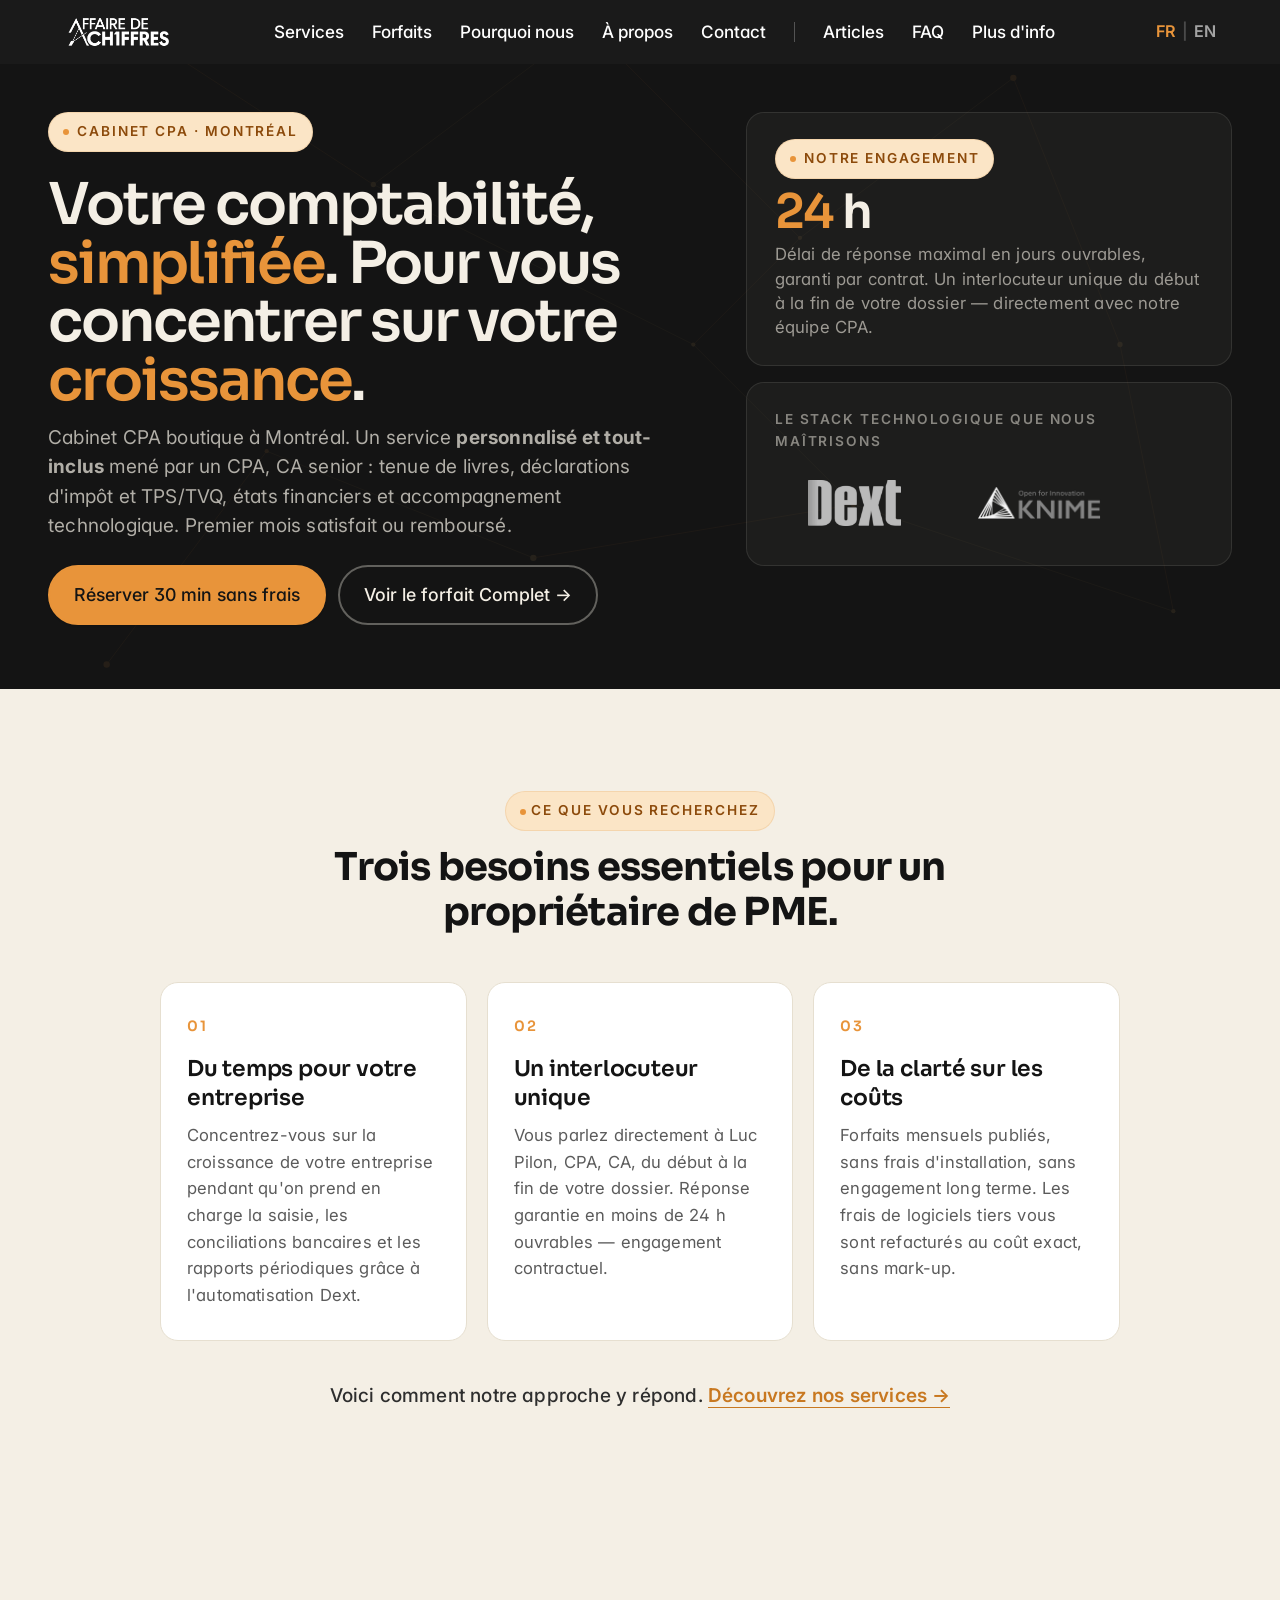
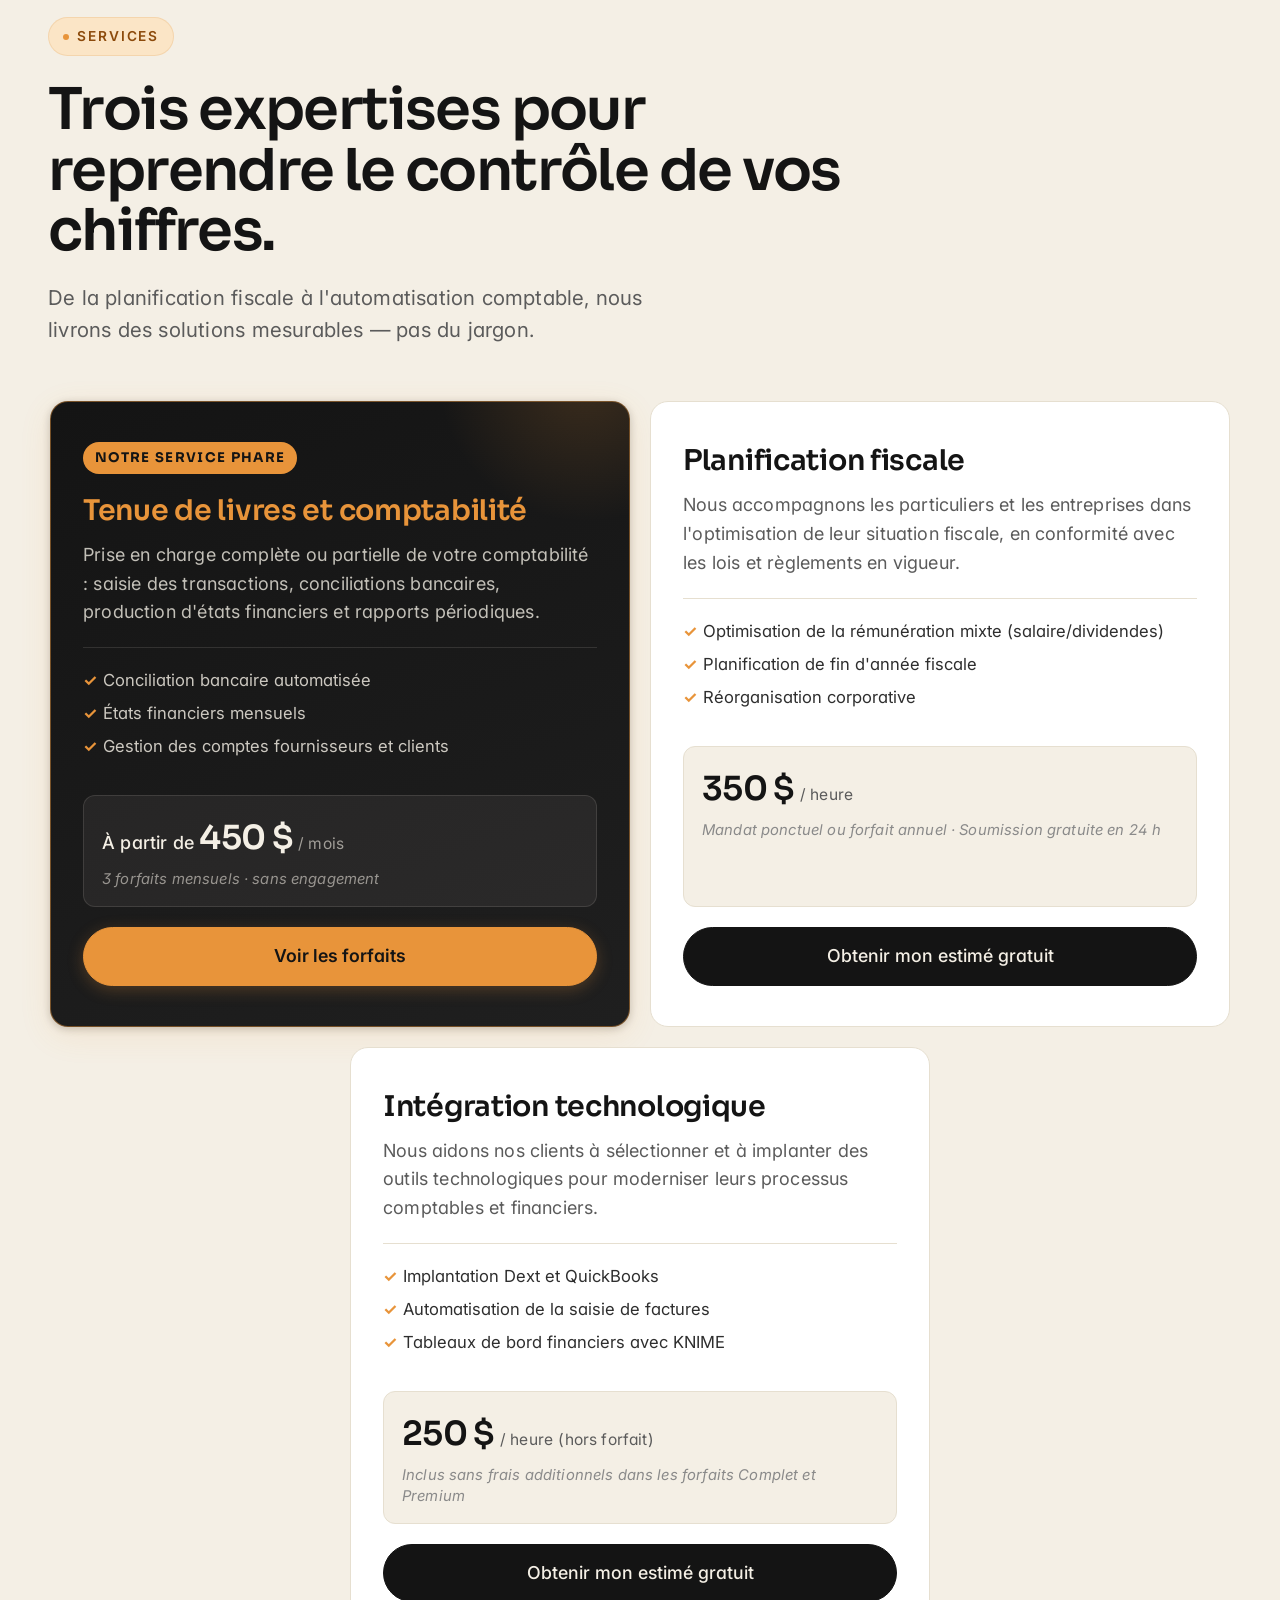
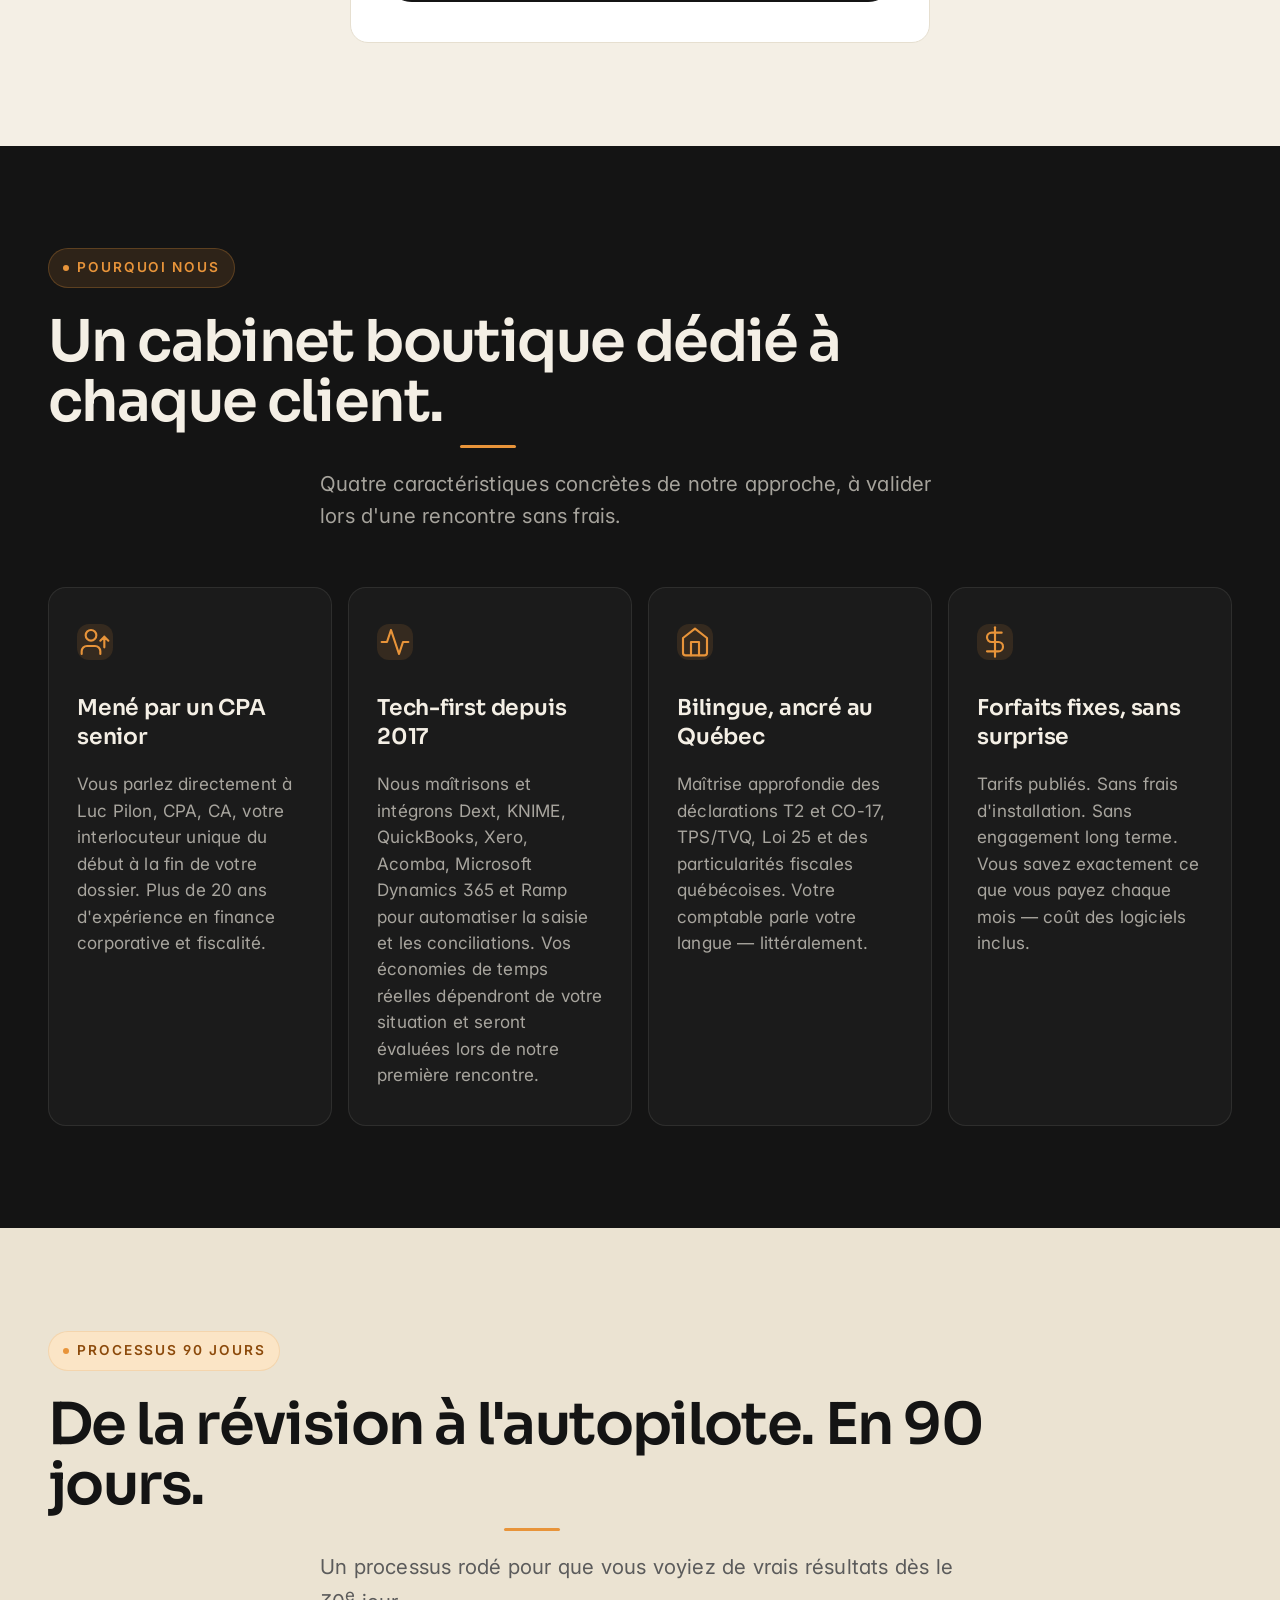
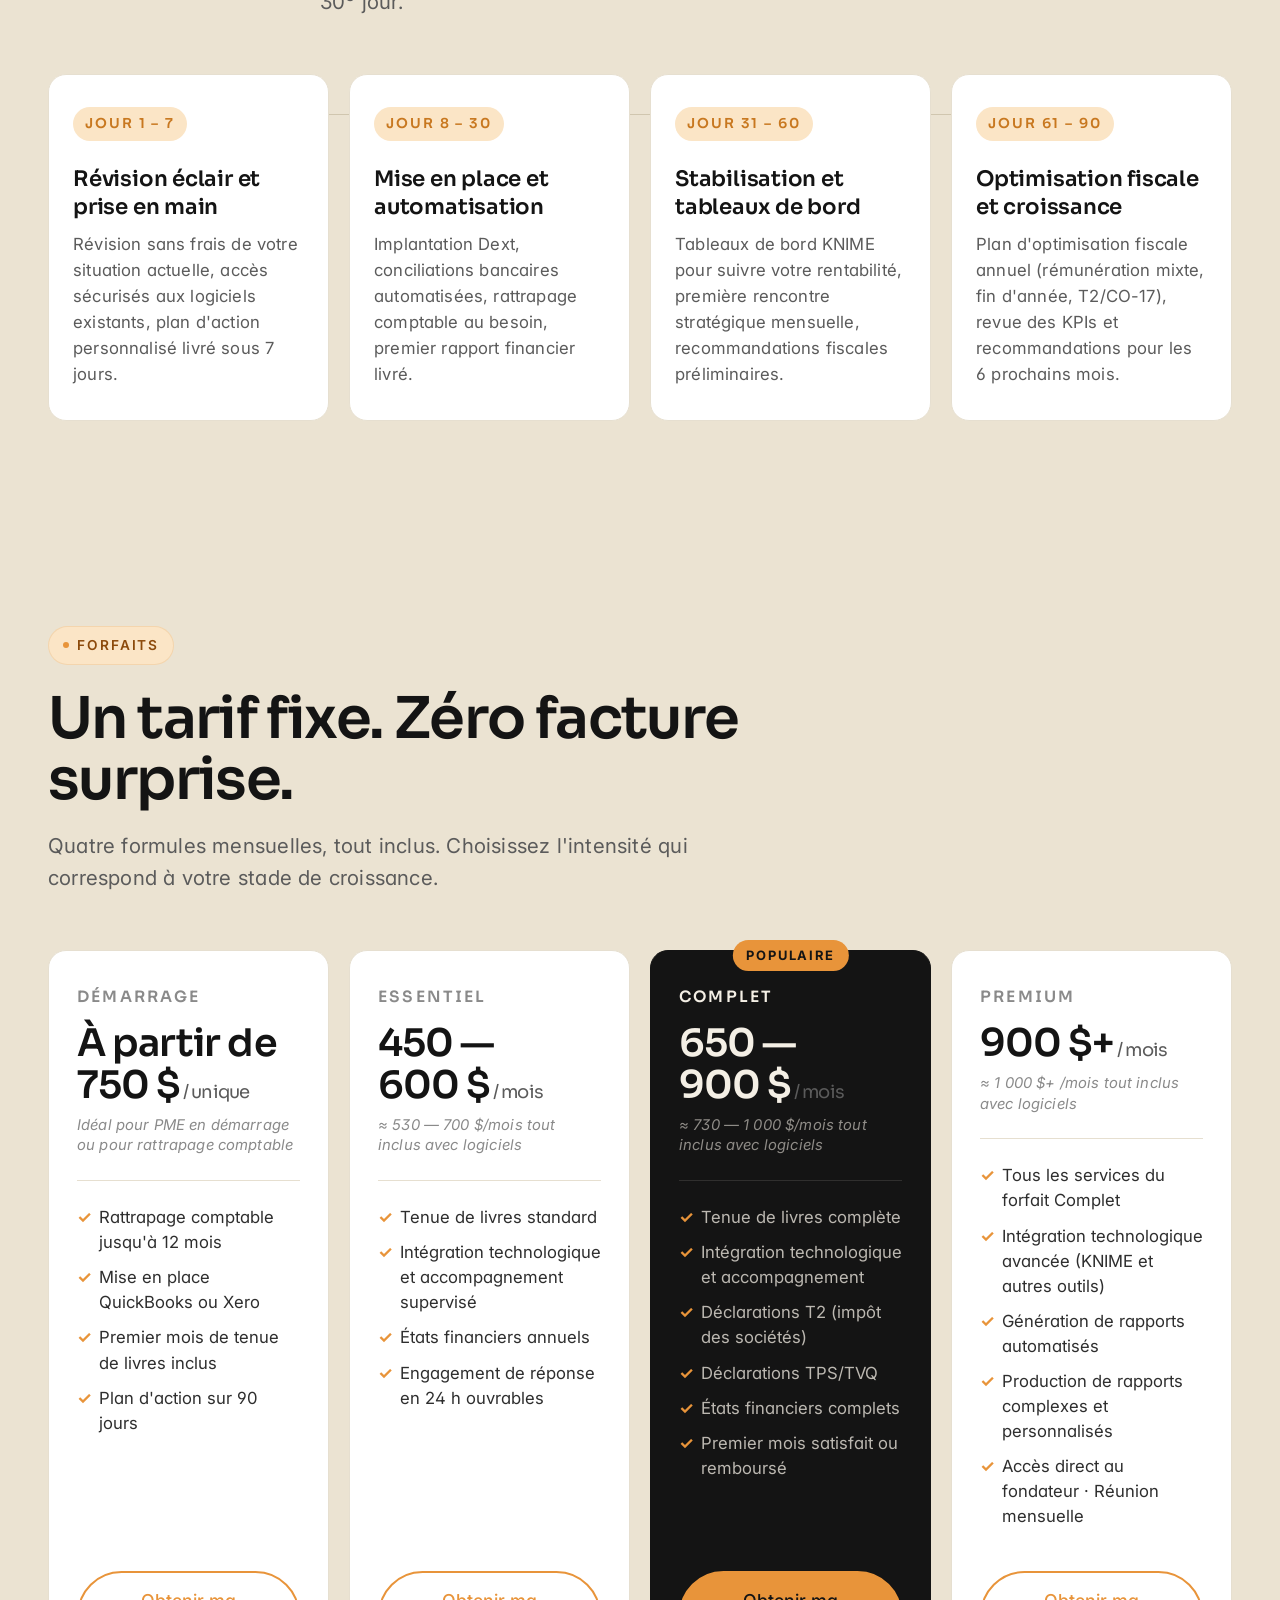
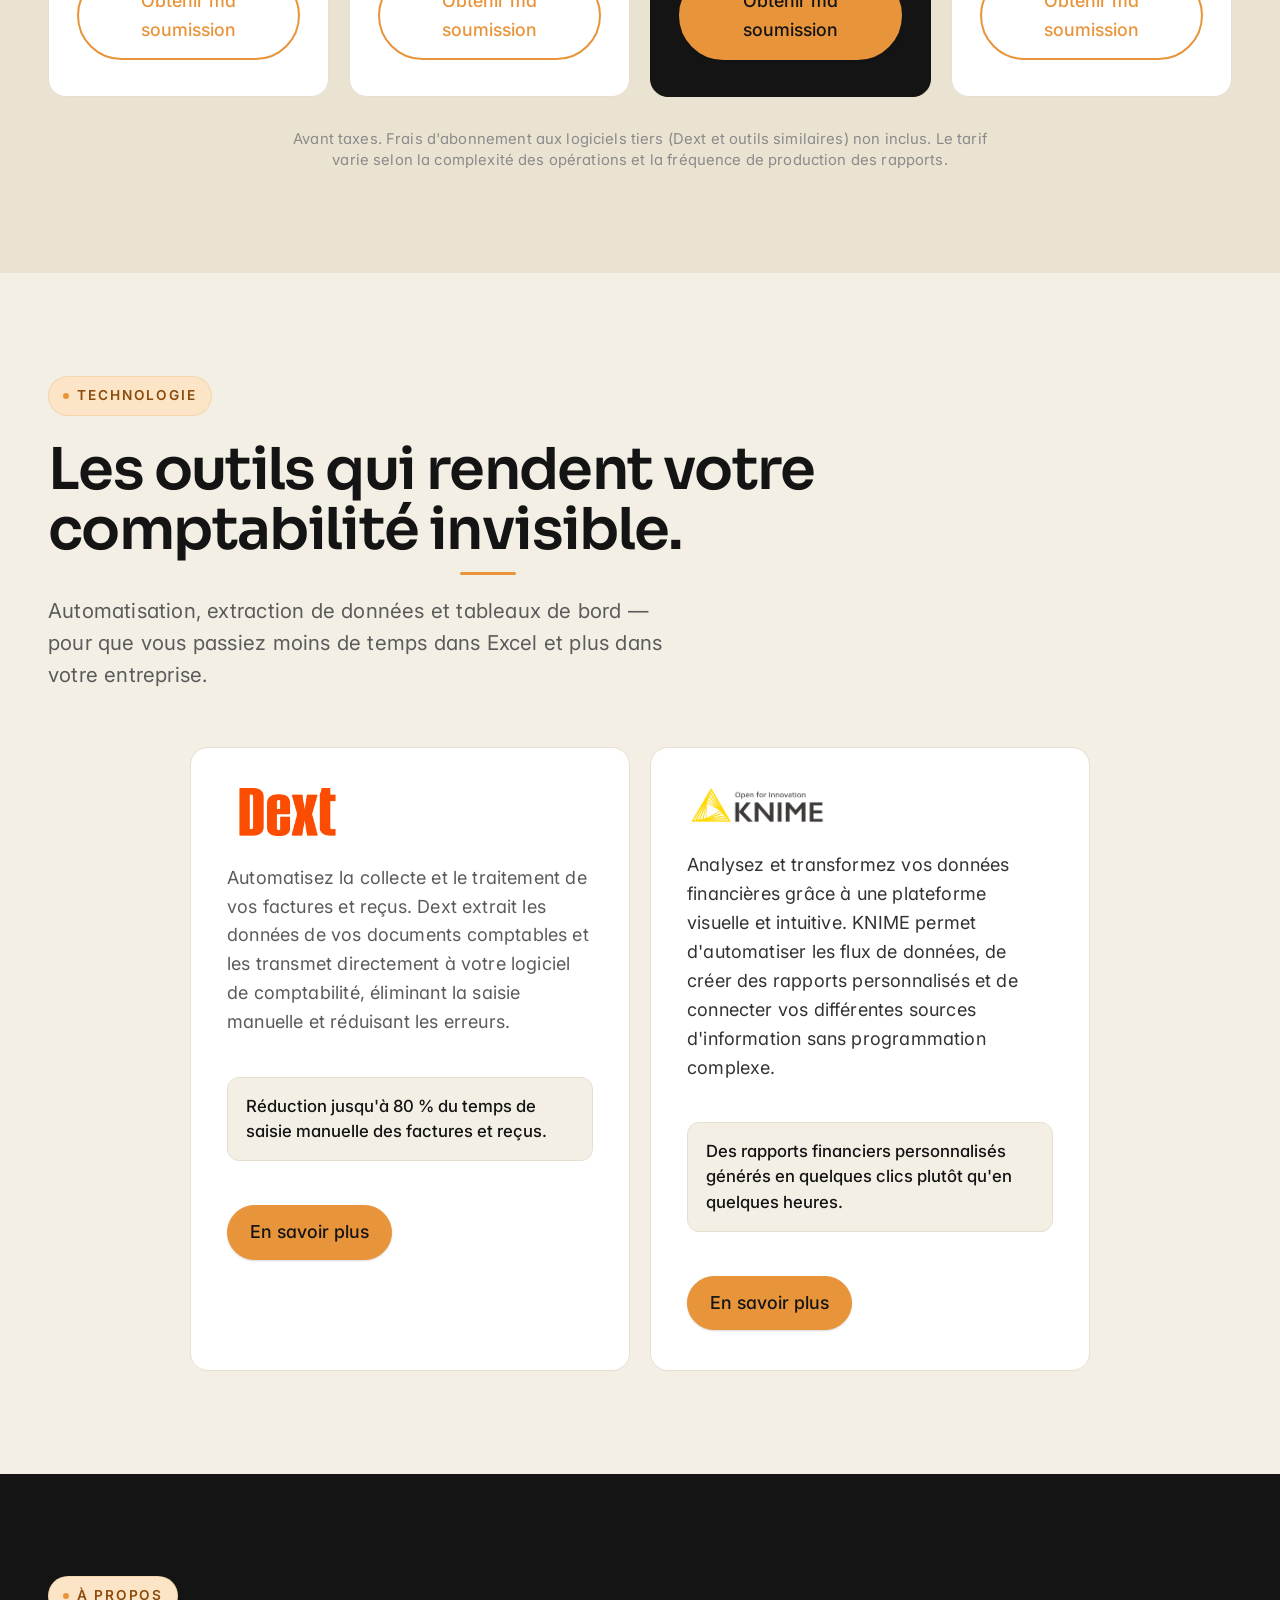
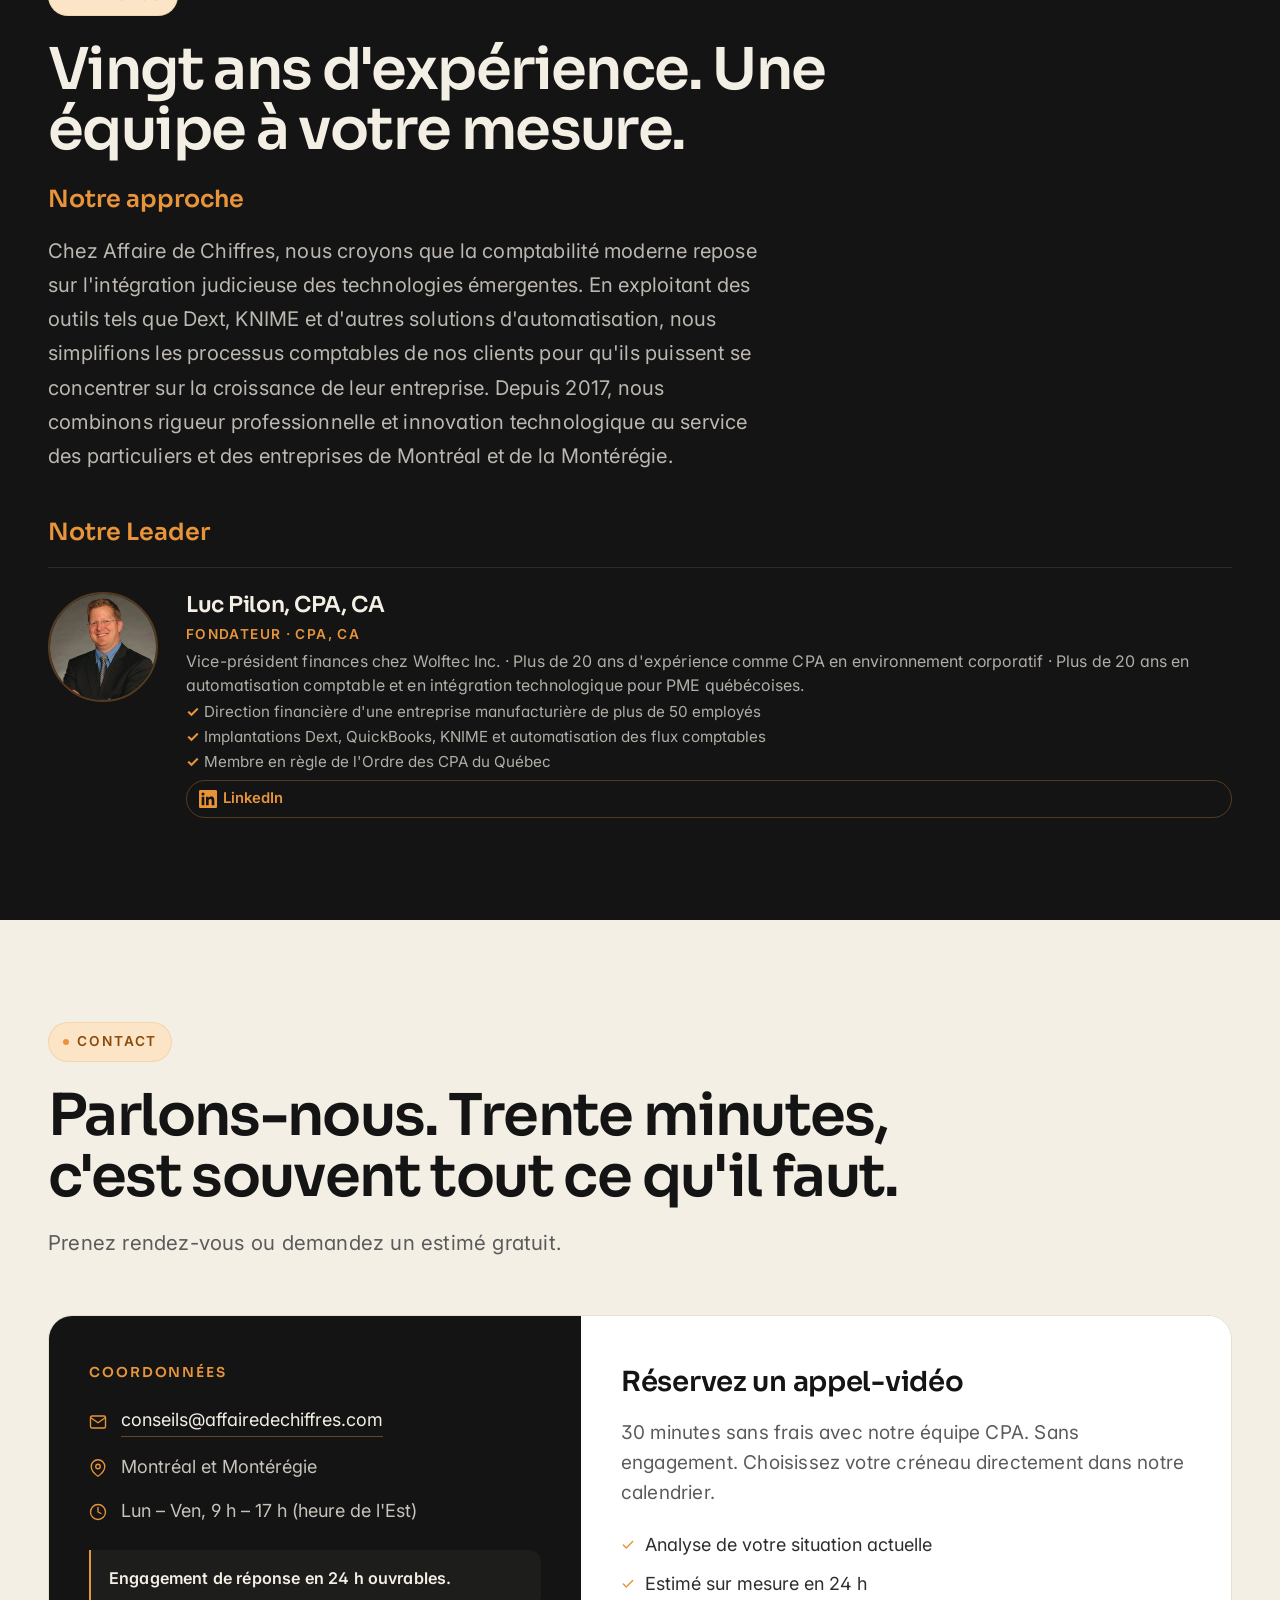
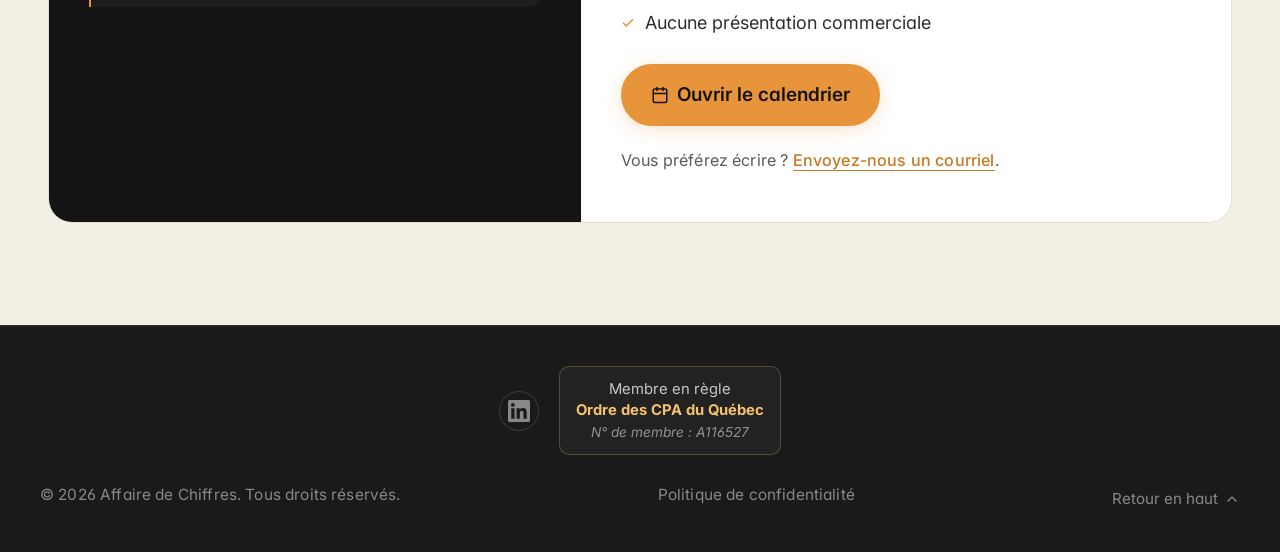
<file: index.html>
<!DOCTYPE html>
<html lang="fr">
<head>
  <meta charset="UTF-8">
  <meta name="viewport" content="width=device-width, initial-scale=1.0">

  <!-- Google Analytics 4 -->
  <script async src="https://www.googletagmanager.com/gtag/js?id=G-VJ7J8CYD5E"></script>
  <script>
    window.dataLayer = window.dataLayer || [];
    function gtag(){dataLayer.push(arguments);}
    gtag('js', new Date());
    gtag('config', 'G-VJ7J8CYD5E');
  </script>

  <!-- Titre SEO (mis à jour par script.js selon la langue) -->
  <title>Affaire de Chiffres | CPA Montréal — Fiscalité, Comptabilité</title>

  <!-- Meta SEO (mises à jour par script.js selon la langue) -->
  <meta name="description" id="meta-description" content="Cabinet CPA à Montréal offrant des services de planification fiscale, intégration technologique et tenue de livres pour particuliers, travailleurs autonomes et PME. Fondé en 2017.">
  <meta name="keywords" id="meta-keywords" content="CPA Montréal, comptable Montréal, fiscalité, tenue de livres, planification fiscale, intégration technologique, cabinet comptable Montérégie, Affaire de Chiffres">
  <meta name="robots" content="index, follow">

  <!-- DOMAINE : Remplacer l'URL ci-dessous par votre nom de domaine final -->
  <link rel="canonical" href="https://affairedechiffres.com/">

  <!-- Hreflang — site bilingue FR-CA / EN-CA -->
  <link rel="alternate" hreflang="fr-ca" href="https://affairedechiffres.com/">
  <link rel="alternate" hreflang="en-ca" href="https://affairedechiffres.com/">
  <link rel="alternate" hreflang="x-default" href="https://affairedechiffres.com/">

  <!-- Open Graph (partage réseaux sociaux) — mis à jour par script.js -->
  <meta property="og:type" content="website">
  <meta property="og:site_name" content="Affaire de Chiffres">
  <meta property="og:locale" id="og-locale" content="fr_CA">
  <meta property="og:title" id="og-title" content="Affaire de Chiffres | CPA Montréal — Fiscalité, Comptabilité">
  <meta property="og:description" id="og-description" content="Cabinet CPA à Montréal offrant des services de planification fiscale, intégration technologique et tenue de livres pour particuliers, travailleurs autonomes et PME. Fondé en 2017.">
  <!-- DOMAINE : Remplacer l'URL ci-dessous par votre nom de domaine final -->
  <meta property="og:url" content="https://affairedechiffres.com/">
  <meta property="og:image" content="https://affairedechiffres.com/images/Bannière_Linked_In_ADC.png">
  <meta property="og:image:width" content="1584">
  <meta property="og:image:height" content="396">

  <!-- Twitter Card -->
  <meta name="twitter:card" content="summary_large_image">
  <meta name="twitter:title" id="tw-title" content="Affaire de Chiffres | CPA Montréal — Fiscalité, Comptabilité">
  <meta name="twitter:description" id="tw-description" content="Cabinet CPA à Montréal offrant des services de planification fiscale, intégration technologique et tenue de livres pour particuliers, travailleurs autonomes et PME. Fondé en 2017.">
  <meta name="twitter:image" content="https://affairedechiffres.com/images/Bannière_Linked_In_ADC.png">

  <!-- Thème mobile -->
  <meta name="theme-color" content="#1A1A1A">

  <!-- Favicon -->
  <link rel="icon" type="image/png" href="images/Logo_Carré_blanc_v1.png">
  <link rel="apple-touch-icon" sizes="180x180" href="images/Logo_Carré_blanc_v1.png">
  <link rel="manifest" href="site.webmanifest">

  <!-- Google Fonts — Inter (body) + Sora (display headings) -->
  <link rel="preconnect" href="https://fonts.googleapis.com">
  <link rel="preconnect" href="https://fonts.gstatic.com" crossorigin>
  <link href="https://fonts.googleapis.com/css2?family=Inter:wght@300;400;500;600;700&family=Sora:wght@600;700&display=swap" rel="stylesheet">
  <link rel="stylesheet" href="styles.css">
</head>
<body>

  <!-- Lien d'accès rapide au contenu (accessibilité clavier) -->
  <a href="#contenu-principal" class="skip-link" id="skip-link">
    <span data-lang="fr">Passer au contenu principal</span>
    <span data-lang="en">Skip to main content</span>
  </a>

  <!-- ============================================
       BARRE DE NAVIGATION FIXE
       ============================================ -->
  <header class="nav-header" id="nav-header">
    <nav class="nav-container" role="navigation" aria-label="Navigation principale">

      <!-- Logo à gauche -->
      <a href="#accueil" class="nav-logo">
        <img src="images/Logo_Rectangle_blanc_v1.png" alt="Logo Affaire de Chiffres" id="img-logo-nav" class="nav-logo-img" width="160" height="40">
      </a>

      <!-- Liens de navigation au centre (menu mobile en overlay sur petits écrans) -->
      <ul class="nav-links" id="nav-links" role="menubar">
        <li role="none">
          <a href="#services" role="menuitem" aria-label="Services">
            <span data-lang="fr">Services</span><span data-lang="en">Services</span>
          </a>
        </li>
        <li role="none">
          <a href="#forfaits" role="menuitem" aria-label="Forfaits">
            <span data-lang="fr">Forfaits</span><span data-lang="en">Pricing</span>
          </a>
        </li>
        <li role="none">
          <a href="#pourquoi-nous" role="menuitem" aria-label="Pourquoi nous">
            <span data-lang="fr">Pourquoi nous</span><span data-lang="en">Why us</span>
          </a>
        </li>
        <li role="none">
          <a href="#a-propos" role="menuitem" aria-label="À propos">
            <span data-lang="fr">À propos</span><span data-lang="en">About</span>
          </a>
        </li>
        <li role="none">
          <a href="#contact" role="menuitem" aria-label="Contact">
            <span data-lang="fr">Contact</span><span data-lang="en">Contact</span>
          </a>
        </li>
        <li role="none" class="nav-separateur" aria-hidden="true"></li>
        <li role="none" class="nav-item-externe">
          <a href="articles.html" role="menuitem" aria-label="Articles">
            <span data-lang="fr">Articles</span><span data-lang="en">Articles</span>
          </a>
        </li>
        <li role="none" class="nav-item-externe">
          <a href="faq.html" role="menuitem" aria-label="FAQ">
            <span data-lang="fr">FAQ</span><span data-lang="en">FAQ</span>
          </a>
        </li>
        <li role="none" class="nav-item-externe">
          <a href="plus-info.html" role="menuitem" aria-label="Plus d'info">
            <span data-lang="fr">Plus d'info</span><span data-lang="en">More info</span>
          </a>
        </li>
      </ul>

      <!-- Groupe droite : sélecteur de langue + hamburger -->
      <div class="nav-droite">

        <!-- Sélecteur de langue (toujours visible) -->
        <div class="nav-langue">
          <button type="button" class="btn-langue" id="btn-fr" data-langue="fr" aria-label="Passer en français">FR</button>
          <span class="langue-separateur">|</span>
          <button type="button" class="btn-langue" id="btn-en" data-langue="en" aria-label="Switch to English">EN</button>
        </div>

        <!-- Bouton hamburger (visible uniquement sur mobile) -->
        <button type="button" class="hamburger" id="hamburger" aria-label="Ouvrir le menu" aria-expanded="false" aria-controls="nav-links">
          <span class="hamburger-barre"></span>
          <span class="hamburger-barre"></span>
          <span class="hamburger-barre"></span>
        </button>

      </div>

    </nav>
  </header>

  <!-- ============================================
       CONTENU PRINCIPAL
       ============================================ -->
  <main id="contenu-principal" role="main">

    <!-- Section Accueil — Hero plein écran -->
    <section id="accueil" class="section section-accueil" aria-label="Accueil">

      <!-- SVG réseau/nodes en arrière-plan -->
      <svg class="hero-network-bg" viewBox="0 0 1200 800" preserveAspectRatio="xMidYMid slice" aria-hidden="true">
        <g class="hero-network-group">
          <!-- Nodes -->
          <circle cx="150" cy="120" r="3" fill="#E8943A"/>
          <circle cx="350" cy="250" r="2.5" fill="#F5C16C"/>
          <circle cx="550" cy="100" r="3.5" fill="#E8943A"/>
          <circle cx="750" cy="300" r="2" fill="#F5C16C"/>
          <circle cx="950" cy="150" r="3" fill="#E8943A"/>
          <circle cx="1050" cy="400" r="2.5" fill="#F5C16C"/>
          <circle cx="250" cy="500" r="2" fill="#E8943A"/>
          <circle cx="500" cy="600" r="3" fill="#F5C16C"/>
          <circle cx="800" cy="550" r="2.5" fill="#E8943A"/>
          <circle cx="1100" cy="650" r="2" fill="#F5C16C"/>
          <circle cx="100" cy="700" r="3" fill="#E8943A"/>
          <circle cx="650" cy="400" r="2" fill="#F5C16C"/>
          <!-- Connections -->
          <line x1="150" y1="120" x2="350" y2="250" stroke="#E8943A" stroke-width="0.5"/>
          <line x1="350" y1="250" x2="550" y2="100" stroke="#F5C16C" stroke-width="0.4"/>
          <line x1="550" y1="100" x2="750" y2="300" stroke="#E8943A" stroke-width="0.5"/>
          <line x1="750" y1="300" x2="950" y2="150" stroke="#F5C16C" stroke-width="0.4"/>
          <line x1="950" y1="150" x2="1050" y2="400" stroke="#E8943A" stroke-width="0.5"/>
          <line x1="250" y1="500" x2="500" y2="600" stroke="#F5C16C" stroke-width="0.4"/>
          <line x1="500" y1="600" x2="800" y2="550" stroke="#E8943A" stroke-width="0.5"/>
          <line x1="800" y1="550" x2="1100" y2="650" stroke="#F5C16C" stroke-width="0.4"/>
          <line x1="100" y1="700" x2="250" y2="500" stroke="#E8943A" stroke-width="0.5"/>
          <line x1="350" y1="250" x2="650" y2="400" stroke="#F5C16C" stroke-width="0.4"/>
          <line x1="650" y1="400" x2="750" y2="300" stroke="#E8943A" stroke-width="0.5"/>
          <line x1="650" y1="400" x2="800" y2="550" stroke="#F5C16C" stroke-width="0.4"/>
          <line x1="1050" y1="400" x2="1100" y2="650" stroke="#E8943A" stroke-width="0.5"/>
          <line x1="150" y1="120" x2="550" y2="100" stroke="#F5C16C" stroke-width="0.3"/>
        </g>
      </svg>

      <div class="section-contenu hero-contenu">

        <!-- Colonne gauche — Accroche + CTA -->
        <div class="hero-accroche">
          <span class="eyebrow hero-anim" style="animation-delay: 0.1s;">
            <span data-lang="fr">Cabinet CPA · Montréal</span>
            <span data-lang="en">CPA Firm · Montréal</span>
          </span>

          <!-- Titre principal (h1 unique pour le SEO) -->
          <h1 class="hero-titre hero-anim" style="animation-delay: 0.2s;">
            <span data-lang="fr">Votre comptabilité, <strong>simplifiée</strong>. Pour vous concentrer sur votre <strong>croissance</strong>.</span>
            <span data-lang="en">Your accounting, <strong>simplified</strong>. So you can focus on <strong>growth</strong>.</span>
          </h1>

          <!-- Sous-titre -->
          <p class="hero-sous-titre hero-anim" style="animation-delay: 0.4s;">
            <span data-lang="fr">Cabinet CPA boutique à Montréal. Un service <strong>personnalisé et tout-inclus</strong> mené par un CPA, CA senior : tenue de livres, déclarations d'impôt et TPS/TVQ, états financiers et accompagnement technologique. Premier mois satisfait ou remboursé.</span>
            <span data-lang="en">Boutique CPA firm in Montréal. A <strong>personalized, all-inclusive</strong> service led by a senior CPA, CA: bookkeeping, tax returns and GST/QST, financial statements and technology support. First month money-back guarantee.</span>
          </p>

          <!-- Boutons d'action — CTA principal = réservation 30 min, secondaire = forfait complet -->
          <div class="hero-boutons hero-anim" style="animation-delay: 0.6s;">
            <a href="https://outlook.office.com/book/ConsultationGratuite30Minutes@affairedechiffres.com/?ismsaljsauthenabled" target="_blank" rel="noopener noreferrer" class="btn btn-primaire" data-event="hero_cta_click">
              <span data-lang="fr">Réserver 30 min sans frais</span>
              <span data-lang="en">Book a 30 min call at no charge</span>
            </a>
            <a href="forfait-complet.html" class="btn btn-secondaire" data-event="hero_forfait_click">
              <span data-lang="fr">Voir le forfait Complet →</span>
              <span data-lang="en">See the Complete plan →</span>
            </a>
          </div>
        </div>

        <!-- Colonne droite — Stat card + logo wall -->
        <aside class="hero-aside hero-anim" style="animation-delay: 0.8s;" aria-label="À propos du cabinet">
          <div class="hero-stat-card">
            <span class="eyebrow">
              <span data-lang="fr">Notre engagement</span>
              <span data-lang="en">Our commitment</span>
            </span>
            <p class="hero-stat-card__number"><em>24</em> <span data-lang="fr">h</span><span data-lang="en">h</span></p>
            <p class="hero-stat-card__label">
              <span data-lang="fr">Délai de réponse maximal en jours ouvrables, garanti par contrat. Un interlocuteur unique du début à la fin de votre dossier — directement avec notre équipe CPA.</span>
              <span data-lang="en">Maximum response time on business days, contractually guaranteed. A single point of contact from start to finish of your file — directly with our CPA team.</span>
            </p>
          </div>

          <div class="hero-outils-wall">
            <p class="outils-surtitre">
              <span data-lang="fr">Le stack technologique que nous maîtrisons</span>
              <span data-lang="en">The tech stack we master</span>
            </p>
            <div class="carrousel-wrapper">
              <div class="carrousel-piste">
                <div class="carrousel-logo"><img src="images/Carrousel/Dext-greyscale.png" alt="Dext" loading="lazy"></div>
                <div class="carrousel-logo"><img src="images/Carrousel/KNIME-greyscale.png" alt="KNIME" loading="lazy"></div>
                <div class="carrousel-logo"><img src="images/Carrousel/Xero-greyscale.png" alt="Xero" loading="lazy"></div>
                <div class="carrousel-logo"><img src="images/Carrousel/QuickBooks-greyscale.png" alt="QuickBooks" loading="lazy"></div>
                <div class="carrousel-logo"><img src="images/Carrousel/Microsoft%20Dynamics%20365-greyscale.png" alt="Microsoft Dynamics 365" loading="lazy"></div>
                <div class="carrousel-logo"><img src="images/Carrousel/Acomba-greyscale.png" alt="Acomba" loading="lazy"></div>
                <div class="carrousel-logo"><img src="images/Carrousel/Ramp-greyscale.png" alt="Ramp" loading="lazy"></div>
                <!-- Doublés pour boucle infinie -->
                <div class="carrousel-logo" aria-hidden="true"><img src="images/Carrousel/Dext-greyscale.png" alt="" loading="lazy"></div>
                <div class="carrousel-logo" aria-hidden="true"><img src="images/Carrousel/KNIME-greyscale.png" alt="" loading="lazy"></div>
                <div class="carrousel-logo" aria-hidden="true"><img src="images/Carrousel/Xero-greyscale.png" alt="" loading="lazy"></div>
                <div class="carrousel-logo" aria-hidden="true"><img src="images/Carrousel/QuickBooks-greyscale.png" alt="" loading="lazy"></div>
                <div class="carrousel-logo" aria-hidden="true"><img src="images/Carrousel/Microsoft%20Dynamics%20365-greyscale.png" alt="" loading="lazy"></div>
                <div class="carrousel-logo" aria-hidden="true"><img src="images/Carrousel/Acomba-greyscale.png" alt="" loading="lazy"></div>
                <div class="carrousel-logo" aria-hidden="true"><img src="images/Carrousel/Ramp-greyscale.png" alt="" loading="lazy"></div>
              </div>
            </div>
          </div>
        </aside>

      </div>

      <!-- Indicateur de scroll (chevron animé) -->
      <a href="#defi" class="hero-scroll-indicateur" aria-label="Défiler vers la section suivante">
        <span class="hero-chevron"></span>
      </a>

    </section>


    <!-- ============================================
         BANDEAU « CE QUE VOUS RECHERCHEZ » — Besoins clients
         ============================================ -->
    <section id="defi" class="section section-defi" aria-label="Ce que vous recherchez chez un comptable">
      <div class="section-contenu defi-contenu">
        <span class="eyebrow scroll-reveal">
          <span data-lang="fr">Ce que vous recherchez</span>
          <span data-lang="en">What you're looking for</span>
        </span>
        <h2 class="scroll-reveal">
          <span data-lang="fr">Trois besoins essentiels pour un propriétaire de PME.</span>
          <span data-lang="en">Three essential needs for an SMB owner.</span>
        </h2>

        <div class="defi-grille">
          <article class="defi-carte scroll-reveal">
            <span class="defi-numero" aria-hidden="true">01</span>
            <h3 class="defi-titre">
              <span data-lang="fr">Du temps pour votre entreprise</span>
              <span data-lang="en">Time for your business</span>
            </h3>
            <p class="defi-texte">
              <span data-lang="fr">Concentrez-vous sur la croissance de votre entreprise pendant qu'on prend en charge la saisie, les conciliations bancaires et les rapports périodiques grâce à l'automatisation Dext.</span>
              <span data-lang="en">Focus on growing your business while we handle data entry, bank reconciliations and periodic reporting through Dext automation.</span>
            </p>
          </article>

          <article class="defi-carte scroll-reveal">
            <span class="defi-numero" aria-hidden="true">02</span>
            <h3 class="defi-titre">
              <span data-lang="fr">Un interlocuteur unique</span>
              <span data-lang="en">A single point of contact</span>
            </h3>
            <p class="defi-texte">
              <span data-lang="fr">Vous parlez directement à Luc Pilon, CPA, CA, du début à la fin de votre dossier. Réponse garantie en moins de 24 h ouvrables — engagement contractuel.</span>
              <span data-lang="en">You speak directly with Luc Pilon, CPA, CA, from start to finish of your file. Guaranteed response within 24 business hours — contractual commitment.</span>
            </p>
          </article>

          <article class="defi-carte scroll-reveal">
            <span class="defi-numero" aria-hidden="true">03</span>
            <h3 class="defi-titre">
              <span data-lang="fr">De la clarté sur les coûts</span>
              <span data-lang="en">Clarity on costs</span>
            </h3>
            <p class="defi-texte">
              <span data-lang="fr">Forfaits mensuels publiés, sans frais d'installation, sans engagement long terme. Les frais de logiciels tiers vous sont refacturés au coût exact, sans mark-up.</span>
              <span data-lang="en">Published monthly plans, no setup fees, no long-term commitment. Third-party software fees passed through at exact cost, with zero mark-up.</span>
            </p>
          </article>
        </div>

        <p class="defi-transition scroll-reveal">
          <span data-lang="fr">Voici comment notre approche y répond. <a href="#services">Découvrez nos services →</a></span>
          <span data-lang="en">Here's how our approach delivers on these. <a href="#services">Discover our services →</a></span>
        </p>
      </div>
    </section>

    <!-- Section Services — fond crème -->
    <section id="services" class="section section-services" aria-label="Services">
      <div class="section-contenu services-contenu">

        <!-- En-tête de section -->
        <span class="eyebrow scroll-reveal">
          <span data-lang="fr">Services</span>
          <span data-lang="en">Services</span>
        </span>
        <h2 class="scroll-reveal">
          <span data-lang="fr">Trois expertises pour reprendre le contrôle de vos chiffres.</span>
          <span data-lang="en">Three expertises to take back control of your numbers.</span>
        </h2>
        <p class="services-sous-titre scroll-reveal">
          <span data-lang="fr">De la planification fiscale à l'automatisation comptable, nous livrons des solutions mesurables — pas du jargon.</span>
          <span data-lang="en">From tax planning to accounting automation, we deliver measurable outcomes — not jargon.</span>
        </p>

        <!-- Grille des 3 cartes de services -->
        <div class="services-grille">

          <!-- Carte 1 — Tenue de livres et comptabilité (service vedette) -->
          <article class="carte-service carte-service-vedette scroll-reveal">
            <div class="carte-badge-vedette">
              <span data-lang="fr">Notre service phare</span>
              <span data-lang="en">Our flagship service</span>
            </div>
            <h3 class="carte-titre">
              <span data-lang="fr">Tenue de livres et comptabilité</span>
              <span data-lang="en">Bookkeeping &amp; accounting</span>
            </h3>
            <p class="carte-description">
              <span data-lang="fr">Prise en charge complète ou partielle de votre comptabilité : saisie des transactions, conciliations bancaires, production d'états financiers et rapports périodiques.</span>
              <span data-lang="en">Full or partial management of your bookkeeping: transaction entry, bank reconciliations, financial statement preparation and periodic reporting.</span>
            </p>
            <ul class="carte-cas-usage">
              <li>
                <span data-lang="fr">Conciliation bancaire automatisée</span>
                <span data-lang="en">Automated bank reconciliation</span>
              </li>
              <li>
                <span data-lang="fr">États financiers mensuels</span>
                <span data-lang="en">Monthly financial statements</span>
              </li>
              <li>
                <span data-lang="fr">Gestion des comptes fournisseurs et clients</span>
                <span data-lang="en">Accounts payable and receivable management</span>
              </li>
            </ul>
            <div class="carte-tarif">
              <p class="tarif-a-partir">
                <span data-lang="fr">À partir de <strong>450&nbsp;$</strong> <span class="tarif-suffixe">/ mois</span></span>
                <span data-lang="en">From <strong>$450</strong> <span class="tarif-suffixe">/ month</span></span>
              </p>
              <p class="tarif-detail">
                <span data-lang="fr">3 forfaits mensuels · sans engagement</span>
                <span data-lang="en">3 monthly plans · no commitment</span>
              </p>
            </div>
            <a href="#forfaits" class="btn btn-primaire btn-carte-vedette">
              <span data-lang="fr">Voir les forfaits</span>
              <span data-lang="en">View packages</span>
            </a>
          </article>

          <!-- Carte 2 — Planification fiscale -->
          <article class="carte-service scroll-reveal">
            <h3 class="carte-titre">
              <span data-lang="fr">Planification fiscale</span>
              <span data-lang="en">Tax planning</span>
            </h3>
            <p class="carte-description">
              <span data-lang="fr">Nous accompagnons les particuliers et les entreprises dans l'optimisation de leur situation fiscale, en conformité avec les lois et règlements en vigueur.</span>
              <span data-lang="en">We help individuals and businesses optimize their tax situation in compliance with applicable laws and regulations.</span>
            </p>
            <ul class="carte-cas-usage">
              <li>
                <span data-lang="fr">Optimisation de la rémunération mixte (salaire/dividendes)</span>
                <span data-lang="en">Mixed compensation optimization (salary/dividends)</span>
              </li>
              <li>
                <span data-lang="fr">Planification de fin d'année fiscale</span>
                <span data-lang="en">Year-end tax planning</span>
              </li>
              <li>
                <span data-lang="fr">Réorganisation corporative</span>
                <span data-lang="en">Corporate reorganization</span>
              </li>
            </ul>
            <div class="carte-tarif">
              <p class="tarif-a-partir">
                <span data-lang="fr"><strong>350&nbsp;$</strong> <span class="tarif-suffixe">/ heure</span></span>
                <span data-lang="en"><strong>$350</strong> <span class="tarif-suffixe">/ hour</span></span>
              </p>
              <p class="tarif-detail">
                <span data-lang="fr">Mandat ponctuel ou forfait annuel · Soumission gratuite en 24 h</span>
                <span data-lang="en">One-time engagement or annual plan · Free 24h quote</span>
              </p>
            </div>
            <a href="#contact?service=fiscalite" class="btn btn-carte-outline">
              <span data-lang="fr">Obtenir mon estimé gratuit</span>
              <span data-lang="en">Get my free estimate</span>
            </a>
          </article>

          <!-- Carte 3 — Intégration technologique -->
          <article class="carte-service scroll-reveal">
            <h3 class="carte-titre">
              <span data-lang="fr">Intégration technologique</span>
              <span data-lang="en">Technology integration</span>
            </h3>
            <p class="carte-description">
              <span data-lang="fr">Nous aidons nos clients à sélectionner et à implanter des outils technologiques pour moderniser leurs processus comptables et financiers.</span>
              <span data-lang="en">We help our clients select and implement technology solutions to modernize their accounting and financial processes.</span>
            </p>
            <ul class="carte-cas-usage">
              <li>
                <span data-lang="fr">Implantation Dext et QuickBooks</span>
                <span data-lang="en">Dext and QuickBooks implementation</span>
              </li>
              <li>
                <span data-lang="fr">Automatisation de la saisie de factures</span>
                <span data-lang="en">Invoice entry automation</span>
              </li>
              <li>
                <span data-lang="fr">Tableaux de bord financiers avec KNIME</span>
                <span data-lang="en">Financial dashboards with KNIME</span>
              </li>
            </ul>
            <div class="carte-tarif">
              <p class="tarif-a-partir">
                <span data-lang="fr"><strong>250&nbsp;$</strong> <span class="tarif-suffixe">/ heure</span> <span class="tarif-suffixe">(hors forfait)</span></span>
                <span data-lang="en"><strong>$250</strong> <span class="tarif-suffixe">/ hour</span> <span class="tarif-suffixe">(standalone)</span></span>
              </p>
              <p class="tarif-detail">
                <span data-lang="fr">Inclus sans frais additionnels dans les forfaits Complet et Premium</span>
                <span data-lang="en">Included at no extra cost in the Complete and Premium packages</span>
              </p>
            </div>
            <a href="#contact?service=technologie" class="btn btn-carte-outline">
              <span data-lang="fr">Obtenir mon estimé gratuit</span>
              <span data-lang="en">Get my free estimate</span>
            </a>
          </article>

        </div><!-- /.services-grille -->

      </div>
    </section>

    <!-- ============================================
         SECTION POURQUOI NOUS — 4 différenciateurs
         ============================================ -->
    <section id="pourquoi-nous" class="section section-pourquoi v2-dark" aria-label="Pourquoi nous choisir">
      <div class="section-contenu pourquoi-contenu">
        <span class="eyebrow scroll-reveal">
          <span data-lang="fr">Pourquoi nous</span>
          <span data-lang="en">Why us</span>
        </span>
        <h2 class="scroll-reveal">
          <span data-lang="fr">Un cabinet boutique dédié à chaque client.</span>
          <span data-lang="en">A boutique firm dedicated to every client.</span>
        </h2>
        <p class="pourquoi-sous-titre scroll-reveal">
          <span data-lang="fr">Quatre caractéristiques concrètes de notre approche, à valider lors d'une rencontre sans frais.</span>
          <span data-lang="en">Four concrete features of our approach, to be confirmed during a no-charge meeting.</span>
        </p>

        <div class="pourquoi-grille">

          <article class="pourquoi-carte scroll-reveal">
            <div class="pourquoi-icone" aria-hidden="true">
              <svg viewBox="0 0 24 24" fill="none" stroke="currentColor" stroke-width="1.6" stroke-linecap="round" stroke-linejoin="round" width="32" height="32"><path d="M16 21v-2a4 4 0 0 0-4-4H6a4 4 0 0 0-4 4v2"/><circle cx="9" cy="7" r="4"/><path d="M22 11l-3-3m0 0l-3 3m3-3v8"/></svg>
            </div>
            <h3 class="pourquoi-titre">
              <span data-lang="fr">Mené par un CPA senior</span>
              <span data-lang="en">Led by a senior CPA</span>
            </h3>
            <p class="pourquoi-texte">
              <span data-lang="fr">Vous parlez directement à Luc Pilon, CPA, CA, votre interlocuteur unique du début à la fin de votre dossier. Plus de 20 ans d'expérience en finance corporative et fiscalité.</span>
              <span data-lang="en">You speak directly with Luc Pilon, CPA, CA — your single point of contact from start to finish of your file. Over 20 years of experience in corporate finance and tax.</span>
            </p>
          </article>

          <article class="pourquoi-carte scroll-reveal">
            <div class="pourquoi-icone" aria-hidden="true">
              <svg viewBox="0 0 24 24" fill="none" stroke="currentColor" stroke-width="1.6" stroke-linecap="round" stroke-linejoin="round" width="32" height="32"><polyline points="22 12 18 12 15 21 9 3 6 12 2 12"/></svg>
            </div>
            <h3 class="pourquoi-titre">
              <span data-lang="fr">Tech-first depuis 2017</span>
              <span data-lang="en">Tech-first since 2017</span>
            </h3>
            <p class="pourquoi-texte">
              <span data-lang="fr">Nous maîtrisons et intégrons Dext, KNIME, QuickBooks, Xero, Acomba, Microsoft Dynamics 365 et Ramp pour automatiser la saisie et les conciliations. Vos économies de temps réelles dépendront de votre situation et seront évaluées lors de notre première rencontre.</span>
              <span data-lang="en">We master and integrate Dext, KNIME, QuickBooks, Xero, Acomba, Microsoft Dynamics 365 and Ramp to automate data entry and reconciliations. Actual time savings will depend on your situation and will be assessed during our first meeting.</span>
            </p>
          </article>

          <article class="pourquoi-carte scroll-reveal">
            <div class="pourquoi-icone" aria-hidden="true">
              <svg viewBox="0 0 24 24" fill="none" stroke="currentColor" stroke-width="1.6" stroke-linecap="round" stroke-linejoin="round" width="32" height="32"><path d="M3 9l9-7 9 7v11a2 2 0 0 1-2 2H5a2 2 0 0 1-2-2z"/><polyline points="9 22 9 12 15 12 15 22"/></svg>
            </div>
            <h3 class="pourquoi-titre">
              <span data-lang="fr">Bilingue, ancré au Québec</span>
              <span data-lang="en">Bilingual, rooted in Quebec</span>
            </h3>
            <p class="pourquoi-texte">
              <span data-lang="fr">Maîtrise approfondie des déclarations T2 et CO-17, TPS/TVQ, Loi 25 et des particularités fiscales québécoises. Votre comptable parle votre langue — littéralement.</span>
              <span data-lang="en">Deep working knowledge of T2 and CO-17 filings, GST/QST, Law 25 and Quebec-specific tax rules. Your accountant speaks your language — literally.</span>
            </p>
          </article>

          <article class="pourquoi-carte scroll-reveal">
            <div class="pourquoi-icone" aria-hidden="true">
              <svg viewBox="0 0 24 24" fill="none" stroke="currentColor" stroke-width="1.6" stroke-linecap="round" stroke-linejoin="round" width="32" height="32"><line x1="12" y1="1" x2="12" y2="23"/><path d="M17 5H9.5a3.5 3.5 0 0 0 0 7h5a3.5 3.5 0 0 1 0 7H6"/></svg>
            </div>
            <h3 class="pourquoi-titre">
              <span data-lang="fr">Forfaits fixes, sans surprise</span>
              <span data-lang="en">Fixed pricing, no surprises</span>
            </h3>
            <p class="pourquoi-texte">
              <span data-lang="fr">Tarifs publiés. Sans frais d'installation. Sans engagement long terme. Vous savez exactement ce que vous payez chaque mois — coût des logiciels inclus.</span>
              <span data-lang="en">Published pricing. No setup fees. No long-term commitment. You know exactly what you pay each month — software costs included.</span>
            </p>
          </article>

        </div>
      </div>
    </section>

    <!-- ============================================
         SECTION ROADMAP 90 JOURS
         ============================================ -->
    <section id="roadmap" class="section section-roadmap" aria-label="Notre processus en 90 jours">
      <div class="section-contenu roadmap-contenu">
        <span class="eyebrow scroll-reveal">
          <span data-lang="fr">Processus 90 jours</span>
          <span data-lang="en">90-day process</span>
        </span>
        <h2 class="scroll-reveal">
          <span data-lang="fr">De la révision à l'autopilote. En 90 jours.</span>
          <span data-lang="en">From review to autopilot. In 90 days.</span>
        </h2>
        <p class="roadmap-sous-titre scroll-reveal">
          <span data-lang="fr">Un processus rodé pour que vous voyiez de vrais résultats dès le 30<sup>e</sup> jour.</span>
          <span data-lang="en">A proven process so you see real results by day 30.</span>
        </p>

        <ol class="roadmap-etapes">

          <li class="roadmap-etape scroll-reveal">
            <div class="roadmap-jour">
              <span data-lang="fr">Jour 1 – 7</span>
              <span data-lang="en">Day 1 – 7</span>
            </div>
            <h3 class="roadmap-titre">
              <span data-lang="fr">Révision éclair et prise en main</span>
              <span data-lang="en">Quick review and onboarding</span>
            </h3>
            <p class="roadmap-texte">
              <span data-lang="fr">Révision sans frais de votre situation actuelle, accès sécurisés aux logiciels existants, plan d'action personnalisé livré sous 7 jours.</span>
              <span data-lang="en">No-charge review of your current situation, secure access to existing software, personalized action plan delivered within 7 days.</span>
            </p>
          </li>

          <li class="roadmap-etape scroll-reveal">
            <div class="roadmap-jour">
              <span data-lang="fr">Jour 8 – 30</span>
              <span data-lang="en">Day 8 – 30</span>
            </div>
            <h3 class="roadmap-titre">
              <span data-lang="fr">Mise en place et automatisation</span>
              <span data-lang="en">Setup and automation</span>
            </h3>
            <p class="roadmap-texte">
              <span data-lang="fr">Implantation Dext, conciliations bancaires automatisées, rattrapage comptable au besoin, premier rapport financier livré.</span>
              <span data-lang="en">Dext setup, automated bank reconciliations, bookkeeping cleanup if needed, first financial report delivered.</span>
            </p>
          </li>

          <li class="roadmap-etape scroll-reveal">
            <div class="roadmap-jour">
              <span data-lang="fr">Jour 31 – 60</span>
              <span data-lang="en">Day 31 – 60</span>
            </div>
            <h3 class="roadmap-titre">
              <span data-lang="fr">Stabilisation et tableaux de bord</span>
              <span data-lang="en">Stabilization and dashboards</span>
            </h3>
            <p class="roadmap-texte">
              <span data-lang="fr">Tableaux de bord KNIME pour suivre votre rentabilité, première rencontre stratégique mensuelle, recommandations fiscales préliminaires.</span>
              <span data-lang="en">KNIME dashboards to track your profitability, first monthly strategy meeting, preliminary tax recommendations.</span>
            </p>
          </li>

          <li class="roadmap-etape scroll-reveal">
            <div class="roadmap-jour">
              <span data-lang="fr">Jour 61 – 90</span>
              <span data-lang="en">Day 61 – 90</span>
            </div>
            <h3 class="roadmap-titre">
              <span data-lang="fr">Optimisation fiscale et croissance</span>
              <span data-lang="en">Tax optimization and growth</span>
            </h3>
            <p class="roadmap-texte">
              <span data-lang="fr">Plan d'optimisation fiscale annuel (rémunération mixte, fin d'année, T2/CO-17), revue des KPIs et recommandations pour les 6 prochains mois.</span>
              <span data-lang="en">Annual tax optimization plan (mixed compensation, year-end, T2/CO-17), KPI review and recommendations for the next 6 months.</span>
            </p>
          </li>

        </ol>
      </div>
    </section>

    <!-- Section Forfaits — fond crème -->
    <section id="forfaits" class="section section-forfaits" aria-label="Forfaits">
      <div class="section-contenu forfaits-contenu">

        <span class="eyebrow scroll-reveal">
          <span data-lang="fr">Forfaits</span>
          <span data-lang="en">Pricing</span>
        </span>
        <h2 class="scroll-reveal">
          <span data-lang="fr">Un tarif fixe. Zéro facture surprise.</span>
          <span data-lang="en">Fixed pricing. Zero surprise invoices.</span>
        </h2>
        <p class="forfaits-sous-titre scroll-reveal">
          <span data-lang="fr">Quatre formules mensuelles, tout inclus. Choisissez l'intensité qui correspond à votre stade de croissance.</span>
          <span data-lang="en">Four all-inclusive monthly plans. Pick the intensity that fits your growth stage.</span>
        </p>

        <div class="forfaits-grille">

          <!-- Forfait Démarrage — nouveau, point d'entrée bas -->
          <article class="carte-forfait scroll-reveal">
            <div class="forfait-entete">
              <h3 class="forfait-nom">
                <span data-lang="fr">Démarrage</span><span data-lang="en">Starter</span>
              </h3>
              <p class="forfait-prix">
                <span data-lang="fr">À partir de 750&nbsp;$<span class="forfait-prix-suffixe"> / unique</span></span>
                <span data-lang="en">From $750<span class="forfait-prix-suffixe"> / one-time</span></span>
              </p>
              <p class="forfait-prix-detail">
                <span data-lang="fr">Idéal pour PME en démarrage ou pour rattrapage comptable</span>
                <span data-lang="en">Ideal for early-stage SMEs or bookkeeping cleanup</span>
              </p>
            </div>
            <ul class="forfait-liste">
              <li>
                <span data-lang="fr">Rattrapage comptable jusqu'à 12 mois</span>
                <span data-lang="en">Bookkeeping cleanup up to 12 months</span>
              </li>
              <li>
                <span data-lang="fr">Mise en place QuickBooks ou Xero</span>
                <span data-lang="en">QuickBooks or Xero setup</span>
              </li>
              <li>
                <span data-lang="fr">Premier mois de tenue de livres inclus</span>
                <span data-lang="en">First month of bookkeeping included</span>
              </li>
              <li>
                <span data-lang="fr">Plan d'action sur 90 jours</span>
                <span data-lang="en">90-day action plan</span>
              </li>
            </ul>
            <a href="#contact?service=demarrage" class="btn btn-carte-outline">
              <span data-lang="fr">Obtenir ma soumission</span>
              <span data-lang="en">Get my quote</span>
            </a>
          </article>

          <!-- Forfait Essentiel -->
          <article class="carte-forfait scroll-reveal">
            <div class="forfait-entete">
              <h3 class="forfait-nom">
                <span data-lang="fr">Essentiel</span><span data-lang="en">Standard</span>
              </h3>
              <p class="forfait-prix">
                <span data-lang="fr">450 — 600&nbsp;$<span class="forfait-prix-suffixe"> / mois</span></span>
                <span data-lang="en">$450 — $600<span class="forfait-prix-suffixe"> / month</span></span>
              </p>
              <p class="forfait-prix-detail">
                <span data-lang="fr">≈ 530 — 700 $/mois tout inclus avec logiciels</span>
                <span data-lang="en">≈ $530 — $700/mo all-in (incl. software)</span>
              </p>
            </div>
            <ul class="forfait-liste">
              <li>
                <span data-lang="fr">Tenue de livres standard</span>
                <span data-lang="en">Standard bookkeeping</span>
              </li>
              <li>
                <span data-lang="fr">Intégration technologique et accompagnement supervisé</span>
                <span data-lang="en">Technology onboarding with supervised support</span>
              </li>
              <li>
                <span data-lang="fr">États financiers annuels</span>
                <span data-lang="en">Annual financial statements</span>
              </li>
              <li>
                <span data-lang="fr">Engagement de réponse en 24 h ouvrables</span>
                <span data-lang="en">24-business-hour response commitment</span>
              </li>
            </ul>
            <a href="#contact?service=essentiel" class="btn btn-carte-outline">
              <span data-lang="fr">Obtenir ma soumission</span>
              <span data-lang="en">Get my quote</span>
            </a>
          </article>

          <!-- Forfait Complet (vedette) -->
          <article class="carte-forfait carte-forfait-vedette scroll-reveal">
            <div class="forfait-badge">
              <span data-lang="fr">Populaire</span><span data-lang="en">Popular</span>
            </div>
            <div class="forfait-entete">
              <h3 class="forfait-nom">
                <span data-lang="fr">Complet</span><span data-lang="en">Complete</span>
              </h3>
              <p class="forfait-prix">
                <span data-lang="fr">650 — 900&nbsp;$<span class="forfait-prix-suffixe"> / mois</span></span>
                <span data-lang="en">$650 — $900<span class="forfait-prix-suffixe"> / month</span></span>
              </p>
              <p class="forfait-prix-detail">
                <span data-lang="fr">≈ 730 — 1 000 $/mois tout inclus avec logiciels</span>
                <span data-lang="en">≈ $730 — $1,000/mo all-in (incl. software)</span>
              </p>
            </div>
            <ul class="forfait-liste">
              <li>
                <span data-lang="fr">Tenue de livres complète</span>
                <span data-lang="en">Complete bookkeeping</span>
              </li>
              <li>
                <span data-lang="fr">Intégration technologique et accompagnement</span>
                <span data-lang="en">Technology onboarding and support</span>
              </li>
              <li>
                <span data-lang="fr">Déclarations T2 (impôt des sociétés)</span>
                <span data-lang="en">T2 corporate tax filings</span>
              </li>
              <li>
                <span data-lang="fr">Déclarations TPS/TVQ</span>
                <span data-lang="en">GST/QST filings</span>
              </li>
              <li>
                <span data-lang="fr">États financiers complets</span>
                <span data-lang="en">Complete financial statements</span>
              </li>
              <li>
                <span data-lang="fr">Premier mois satisfait ou remboursé</span>
                <span data-lang="en">First month money-back guarantee</span>
              </li>
            </ul>
            <a href="#contact?service=complet" class="btn btn-primaire btn-carte-plein">
              <span data-lang="fr">Obtenir ma soumission</span>
              <span data-lang="en">Get my quote</span>
            </a>
          </article>

          <!-- Forfait Premium -->
          <article class="carte-forfait scroll-reveal">
            <div class="forfait-entete">
              <h3 class="forfait-nom">
                <span data-lang="fr">Premium</span><span data-lang="en">Premium</span>
              </h3>
              <p class="forfait-prix">
                <span data-lang="fr">900&nbsp;$+<span class="forfait-prix-suffixe"> / mois</span></span>
                <span data-lang="en">$900+<span class="forfait-prix-suffixe"> / month</span></span>
              </p>
              <p class="forfait-prix-detail">
                <span data-lang="fr">≈ 1 000 $+ /mois tout inclus avec logiciels</span>
                <span data-lang="en">≈ $1,000+/mo all-in (incl. software)</span>
              </p>
            </div>
            <ul class="forfait-liste">
              <li>
                <span data-lang="fr">Tous les services du forfait Complet</span>
                <span data-lang="en">All services from the Complete package</span>
              </li>
              <li>
                <span data-lang="fr">Intégration technologique avancée (KNIME et autres outils)</span>
                <span data-lang="en">Advanced technology integration (KNIME and other tools)</span>
              </li>
              <li>
                <span data-lang="fr">Génération de rapports automatisés</span>
                <span data-lang="en">Automated report generation</span>
              </li>
              <li>
                <span data-lang="fr">Production de rapports complexes et personnalisés</span>
                <span data-lang="en">Complex and custom report production</span>
              </li>
              <li>
                <span data-lang="fr">Accès direct au fondateur · Réunion mensuelle</span>
                <span data-lang="en">Direct founder access · Monthly review meeting</span>
              </li>
            </ul>
            <a href="#contact?service=premium" class="btn btn-carte-outline">
              <span data-lang="fr">Obtenir ma soumission</span>
              <span data-lang="en">Get my quote</span>
            </a>
          </article>

        </div><!-- /.forfaits-grille -->

        <!-- Exclusions — conformité art. 94 Code de déontologie des CPA du Québec -->
        <p class="forfaits-exclusions scroll-reveal">
          <span data-lang="fr">Avant taxes. Frais d'abonnement aux logiciels tiers (Dext et outils similaires) non inclus. Le tarif varie selon la complexité des opérations et la fréquence de production des rapports.</span>
          <span data-lang="en">Before taxes. Third-party software subscription fees (Dext and similar tools) not included. Pricing varies based on operational complexity and reporting frequency.</span>
        </p>

      </div>
    </section>

    <!-- Section Outils — fond crème -->
    <section id="outils" class="section section-outils-detail" aria-label="Outils">
      <div class="section-contenu outils-detail-contenu">

        <span class="eyebrow scroll-reveal">
          <span data-lang="fr">Technologie</span>
          <span data-lang="en">Technology</span>
        </span>

        <h2 class="scroll-reveal">
          <span data-lang="fr">Les outils qui rendent votre comptabilité invisible.</span>
          <span data-lang="en">The tools that make your accounting invisible.</span>
        </h2>
        <p class="outils-detail-sous-titre scroll-reveal">
          <span data-lang="fr">Automatisation, extraction de données et tableaux de bord — pour que vous passiez moins de temps dans Excel et plus dans votre entreprise.</span>
          <span data-lang="en">Automation, data extraction and dashboards — so you spend less time in Excel and more in your business.</span>
        </p>

        <div class="outils-grille">

          <!-- Dext -->
          <article class="carte-outil scroll-reveal">
            <img src="images/Carrousel/DEXT%20COLOR%20LOGO.png" alt="Dext" class="carte-outil-logo">
            <p class="carte-outil-description">
              <span data-lang="fr">Automatisez la collecte et le traitement de vos factures et reçus. Dext extrait les données de vos documents comptables et les transmet directement à votre logiciel de comptabilité, éliminant la saisie manuelle et réduisant les erreurs.</span>
              <span data-lang="en">Automate the collection and processing of your invoices and receipts. Dext extracts data from your accounting documents and sends it directly to your accounting software, eliminating manual entry and reducing errors.</span>
            </p>
            <div class="outil-benefice">
              <span data-lang="fr">Réduction jusqu'à 80 % du temps de saisie manuelle des factures et reçus.</span>
              <span data-lang="en">Up to 80% reduction in manual invoice and receipt entry time.</span>
            </div>
            <a href="#contact" class="btn btn-primaire btn-outil">
              <span data-lang="fr">En savoir plus</span>
              <span data-lang="en">Learn more</span>
            </a>
          </article>

          <!-- KNIME -->
          <article class="carte-outil carte-outil-knime scroll-reveal">
            <img src="images/Carrousel/KNIME%20COLOR%20LOGO.png" alt="KNIME" class="carte-outil-logo">
            <p class="carte-outil-description">
              <span data-lang="fr">Analysez et transformez vos données financières grâce à une plateforme visuelle et intuitive. KNIME permet d'automatiser les flux de données, de créer des rapports personnalisés et de connecter vos différentes sources d'information sans programmation complexe.</span>
              <span data-lang="en">Analyze and transform your financial data with a visual, intuitive platform. KNIME automates data workflows, creates custom reports and connects your various data sources without complex programming.</span>
            </p>
            <div class="outil-benefice outil-benefice-knime">
              <span data-lang="fr">Des rapports financiers personnalisés générés en quelques clics plutôt qu'en quelques heures.</span>
              <span data-lang="en">Custom financial reports generated in clicks, not hours.</span>
            </div>
            <a href="#contact" class="btn btn-primaire btn-outil">
              <span data-lang="fr">En savoir plus</span>
              <span data-lang="en">Learn more</span>
            </a>
          </article>

        </div>

      </div>
    </section>


    <!-- Section À propos — fond crème -->
    <section id="a-propos" class="section section-a-propos" aria-label="À propos">
      <div class="section-contenu apropos-contenu">

        <!-- Titre de section -->
        <span class="eyebrow scroll-reveal">
          <span data-lang="fr">À propos</span>
          <span data-lang="en">About</span>
        </span>
        <h2 class="scroll-reveal">
          <span data-lang="fr">Vingt ans d'expérience. Une équipe à votre mesure.</span>
          <span data-lang="en">Twenty years of experience. A team built around you.</span>
        </h2>

        <!-- ============================================
             BLOC PHILOSOPHIE
             ============================================ -->
        <div class="apropos-philosophie scroll-reveal">
          <h3 class="apropos-sous-titre">
            <span data-lang="fr">Notre approche</span>
            <span data-lang="en">Our approach</span>
          </h3>
          <p class="apropos-texte">
            <span data-lang="fr">Chez Affaire de Chiffres, nous croyons que la comptabilité moderne repose sur l'intégration judicieuse des technologies émergentes. En exploitant des outils tels que Dext, KNIME et d'autres solutions d'automatisation, nous simplifions les processus comptables de nos clients pour qu'ils puissent se concentrer sur la croissance de leur entreprise. Depuis 2017, nous combinons rigueur professionnelle et innovation technologique au service des particuliers et des entreprises de Montréal et de la Montérégie.</span>
            <span data-lang="en">At Affaire de Chiffres, we believe that modern accounting relies on the smart integration of emerging technologies. By leveraging tools such as Dext, KNIME and other automation solutions, we simplify our clients' accounting processes so they can focus on growing their business. Since 2017, we have been combining professional rigour and technological innovation to serve individuals and businesses in Montréal and the Montérégie region.</span>
          </p>
        </div>

        <!-- Séparateur visuel ambre -->
        <hr class="apropos-separateur" aria-hidden="true">

        <!-- ============================================
             BLOC ÉQUIPE
             ============================================ -->
        <div class="apropos-equipe scroll-reveal">
          <h3 class="apropos-sous-titre">
            <span data-lang="fr">Notre Leader</span>
            <span data-lang="en">Our Leader</span>
          </h3>

          <div class="equipe-grille">

            <!-- Carte Profil — Luc Pilon -->
            <article class="carte-profil">
              <div class="photo-profil-wrapper">
                <img src="images/Luc%20Pilon%20profile.jfif" alt="Luc Pilon, CPA, CA — Fondateur d'Affaire de Chiffres" class="photo-profil" width="240" height="240" loading="lazy">
                <div class="photo-overlay">
                  <a href="mailto:conseils@affairedechiffres.com" class="overlay-lien">conseils@affairedechiffres.com</a>
                </div>
              </div>
              <div class="profil-texte">
                <h3 class="profil-nom">Luc Pilon, CPA, CA</h3>
                <p class="profil-role">
                  <span data-lang="fr">Fondateur · CPA, CA</span>
                  <span data-lang="en">Founder · CPA, CA</span>
                </p>
                <p class="profil-description">
                  <span data-lang="fr">Vice-président finances chez Wolftec Inc. · Plus de 20 ans d'expérience comme CPA en environnement corporatif · Plus de 20 ans en automatisation comptable et en intégration technologique pour PME québécoises.</span>
                  <span data-lang="en">VP Finance at Wolftec Inc. · 20+ years of CPA experience in corporate finance · 20+ years in accounting automation and technology integration for Quebec SMBs.</span>
                </p>
                <ul class="profil-points">
                  <li>
                    <span data-lang="fr">Direction financière d'une entreprise manufacturière de plus de 50 employés</span>
                    <span data-lang="en">Finance leadership for a manufacturing company with 50+ employees</span>
                  </li>
                  <li>
                    <span data-lang="fr">Implantations Dext, QuickBooks, KNIME et automatisation des flux comptables</span>
                    <span data-lang="en">Dext, QuickBooks, KNIME deployments and accounting workflow automation</span>
                  </li>
                  <li>
                    <span data-lang="fr">Membre en règle de l'Ordre des CPA du Québec</span>
                    <span data-lang="en">Member in good standing of the Ordre des CPA du Québec</span>
                  </li>
                </ul>
                <a href="https://www.linkedin.com/in/affaire-de-chiffres-b327ab3b7/" target="_blank" rel="noopener noreferrer" class="profil-linkedin" aria-label="LinkedIn de Luc Pilon">
                  <svg viewBox="0 0 24 24" fill="currentColor" width="16" height="16" aria-hidden="true">
                    <path d="M20.447 20.452h-3.554v-5.569c0-1.328-.027-3.037-1.852-3.037-1.853 0-2.136 1.445-2.136 2.939v5.667H9.351V9h3.414v1.561h.046c.477-.9 1.637-1.85 3.37-1.85 3.601 0 4.267 2.37 4.267 5.455v6.286zM5.337 7.433a2.062 2.062 0 01-2.063-2.065 2.064 2.064 0 112.063 2.065zm1.782 13.019H3.555V9h3.564v11.452zM22.225 0H1.771C.792 0 0 .774 0 1.729v20.542C0 23.227.792 24 1.771 24h20.451C23.2 24 24 23.227 24 22.271V1.729C24 .774 23.2 0 22.222 0h.003z"/>
                  </svg>
                  LinkedIn
                </a>
              </div>
            </article>

          </div><!-- /.equipe-grille -->
        </div>

      </div>
    </section>

    <!-- Section Contact — fond charbon -->
    <section id="contact" class="section section-contact" aria-label="Contact">
      <div class="section-contenu contact-contenu">

        <!-- En-tête de section -->
        <span class="eyebrow scroll-reveal">
          <span data-lang="fr">Contact</span>
          <span data-lang="en">Contact</span>
        </span>
        <h2 class="scroll-reveal">
          <span data-lang="fr">Parlons-nous. Trente minutes, c'est souvent tout ce qu'il faut.</span>
          <span data-lang="en">Let's talk. Thirty minutes is often all it takes.</span>
        </h2>
        <p class="contact-sous-titre scroll-reveal">
          <span data-lang="fr">Prenez rendez-vous ou demandez un estimé gratuit.</span>
          <span data-lang="en">Book a consultation or request a free estimate.</span>
        </p>

        <!-- Layout deux colonnes : infos + formulaire -->
        <div class="contact-grille">

          <!-- ============================================
               COLONNE GAUCHE — Informations de contact
               ============================================ -->
          <div class="contact-infos scroll-reveal">
            <h3 class="contact-infos-titre">
              <span data-lang="fr">Coordonnées</span>
              <span data-lang="en">Contact information</span>
            </h3>

            <ul class="contact-liste">
              <li>
                <span class="contact-icone" aria-hidden="true">
                  <svg viewBox="0 0 24 24" fill="none" stroke="currentColor" stroke-width="1.8" stroke-linecap="round" stroke-linejoin="round" width="18" height="18"><path d="M4 4h16c1.1 0 2 .9 2 2v12c0 1.1-.9 2-2 2H4c-1.1 0-2-.9-2-2V6c0-1.1.9-2 2-2z"/><polyline points="22,6 12,13 2,6"/></svg>
                </span>
                <a href="mailto:conseils@affairedechiffres.com" class="contact-lien">conseils@affairedechiffres.com</a>
              </li>
              <li>
                <span class="contact-icone" aria-hidden="true">
                  <svg viewBox="0 0 24 24" fill="none" stroke="currentColor" stroke-width="1.8" stroke-linecap="round" stroke-linejoin="round" width="18" height="18"><path d="M21 10c0 7-9 13-9 13s-9-6-9-13a9 9 0 0118 0z"/><circle cx="12" cy="10" r="3"/></svg>
                </span>
                <span>
                  <span data-lang="fr">Montréal et Montérégie</span>
                  <span data-lang="en">Montréal and Montérégie</span>
                </span>
              </li>
              <li>
                <span class="contact-icone" aria-hidden="true">
                  <svg viewBox="0 0 24 24" fill="none" stroke="currentColor" stroke-width="1.8" stroke-linecap="round" stroke-linejoin="round" width="18" height="18"><circle cx="12" cy="12" r="10"/><polyline points="12 6 12 12 16 14"/></svg>
                </span>
                <span>
                  <span data-lang="fr">Lun – Ven, 9 h – 17 h (heure de l'Est)</span>
                  <span data-lang="en">Mon – Fri, 9 am – 5 pm (Eastern Time)</span>
                </span>
              </li>
            </ul>

            <p class="contact-note">
              <span data-lang="fr"><strong>Engagement de réponse en 24 h ouvrables.</strong></span>
              <span data-lang="en"><strong>24-business-hour response commitment.</strong></span>
            </p>

          </div>

          <!-- ============================================
               COLONNE DROITE — CTA de réservation Microsoft Bookings
               ============================================ -->
          <div class="contact-booking-card scroll-reveal">
            <h3 class="contact-booking-titre">
              <span data-lang="fr">Réservez un appel-vidéo</span>
              <span data-lang="en">Book a video call</span>
            </h3>
            <p class="contact-booking-desc">
              <span data-lang="fr">30 minutes sans frais avec notre équipe CPA. Sans engagement. Choisissez votre créneau directement dans notre calendrier.</span>
              <span data-lang="en">30 minutes at no charge with our CPA team. No commitment. Pick a time directly in our calendar.</span>
            </p>
            <ul class="contact-booking-liste">
              <li>
                <svg viewBox="0 0 24 24" fill="none" stroke="currentColor" stroke-width="2.5" stroke-linecap="round" stroke-linejoin="round" width="14" height="14" aria-hidden="true"><polyline points="20 6 9 17 4 12"/></svg>
                <span data-lang="fr">Analyse de votre situation actuelle</span>
                <span data-lang="en">Review of your current situation</span>
              </li>
              <li>
                <svg viewBox="0 0 24 24" fill="none" stroke="currentColor" stroke-width="2.5" stroke-linecap="round" stroke-linejoin="round" width="14" height="14" aria-hidden="true"><polyline points="20 6 9 17 4 12"/></svg>
                <span data-lang="fr">Estimé sur mesure en 24 h</span>
                <span data-lang="en">Tailored estimate within 24h</span>
              </li>
              <li>
                <svg viewBox="0 0 24 24" fill="none" stroke="currentColor" stroke-width="2.5" stroke-linecap="round" stroke-linejoin="round" width="14" height="14" aria-hidden="true"><polyline points="20 6 9 17 4 12"/></svg>
                <span data-lang="fr">Aucune présentation commerciale</span>
                <span data-lang="en">No sales pitch</span>
              </li>
            </ul>
            <a href="https://outlook.office.com/book/ConsultationGratuite30Minutes@affairedechiffres.com/?ismsaljsauthenabled" target="_blank" rel="noopener noreferrer" class="btn btn-primaire btn-booking" data-event="contact_booking_click">
              <svg viewBox="0 0 24 24" fill="none" stroke="currentColor" stroke-width="2" stroke-linecap="round" stroke-linejoin="round" width="18" height="18" aria-hidden="true"><rect x="3" y="4" width="18" height="18" rx="2" ry="2"/><line x1="16" y1="2" x2="16" y2="6"/><line x1="8" y1="2" x2="8" y2="6"/><line x1="3" y1="10" x2="21" y2="10"/></svg>
              <span data-lang="fr">Ouvrir le calendrier</span>
              <span data-lang="en">Open the calendar</span>
            </a>
            <p class="contact-booking-fallback">
              <span data-lang="fr">Vous préférez écrire ? <a href="mailto:conseils@affairedechiffres.com">Envoyez-nous un courriel</a>.</span>
              <span data-lang="en">Prefer to write? <a href="mailto:conseils@affairedechiffres.com">Send us an email</a>.</span>
            </p>
          </div>

        </div><!-- /.contact-grille -->

      </div>
    </section>

  </main>

  <!-- ============================================
       BARRE CTA STICKY (visible au scroll, masquée tout en haut)
       ============================================ -->
  <div class="sticky-cta" id="sticky-cta" aria-hidden="true">
    <div class="sticky-cta-texte">
      <strong data-lang="fr">Prêt à reprendre le contrôle de vos chiffres&nbsp;?</strong>
      <strong data-lang="en">Ready to take back control of your numbers?</strong>
      <span data-lang="fr">Programmez un appel-vidéo avec notre équipe</span>
      <span data-lang="en">Schedule a video call with our team</span>
    </div>
    <a href="https://outlook.office.com/book/ConsultationGratuite30Minutes@affairedechiffres.com/?ismsaljsauthenabled" target="_blank" rel="noopener noreferrer" class="btn btn-primaire sticky-cta-btn">
      <span data-lang="fr">Réserver maintenant</span>
      <span data-lang="en">Book now</span>
    </a>
  </div>

  <!-- ============================================
       MODALE — Politique de confidentialité (Loi 25)
       ============================================ -->
  <div class="modale-overlay" id="modale-politique" aria-hidden="true" role="dialog" aria-modal="true">
    <div class="modale-contenu">
      <button type="button" class="modale-fermer" id="modale-fermer" aria-label="Fermer">&times;</button>

      <!-- Version française -->
      <div data-lang="fr" class="politique-texte">
        <h2>Politique de confidentialité</h2>
        <p class="politique-date">Dernière mise à jour : 5 avril 2026</p>

        <h3>1. Responsable de la protection des renseignements personnels</h3>
        <p>Affaire de Chiffres<br>Montréal, Québec<br>Courriel : <a href="mailto:conseils@affairedechiffres.com">conseils@affairedechiffres.com</a></p>

        <h3>2. Renseignements collectés</h3>
        <p>Lorsque vous réservez un appel-vidéo via notre calendrier en ligne (Microsoft Bookings) ou que vous nous contactez par courriel, nous collectons les renseignements que vous nous fournissez : nom, adresse courriel et, le cas échéant, le contenu de votre message ainsi que toute information additionnelle volontairement transmise (téléphone, nom de l'entreprise, service d'intérêt).</p>

        <h3>3. Finalité de la collecte</h3>
        <p>Vos renseignements sont collectés dans le seul but de répondre à votre demande de renseignements, de soumission ou de prise de rendez-vous.</p>

        <h3>4. Conservation</h3>
        <p>Vos renseignements sont conservés uniquement pour la durée nécessaire au traitement de votre demande, puis sont supprimés de manière sécurisée.</p>

        <h3>5. Partage</h3>
        <p>Vos renseignements ne sont partagés avec aucun tiers à des fins commerciales. Les outils techniques que nous utilisons pour la prise de rendez-vous (Microsoft Bookings) et l'analyse d'audience (Google Analytics) traitent certaines données en notre nom à titre de sous-traitants, dans le respect de leurs propres engagements de confidentialité.</p>

        <h3>6. Vos droits</h3>
        <p>Conformément à la Loi sur la protection des renseignements personnels dans le secteur privé du Québec, vous avez le droit d'accéder à vos renseignements, de les faire rectifier ou supprimer. Pour exercer ces droits, contactez-nous à <a href="mailto:conseils@affairedechiffres.com">conseils@affairedechiffres.com</a>.</p>

        <h3>7. Consentement</h3>
        <p>En réservant un rendez-vous ou en nous contactant, vous consentez à la collecte et à l'utilisation de vos renseignements aux fins décrites ci-dessus.</p>
      </div>

      <!-- Version anglaise -->
      <div data-lang="en" class="politique-texte">
        <h2>Privacy policy</h2>
        <p class="politique-date">Last updated: April 5, 2026</p>

        <h3>1. Person responsible for the protection of personal information</h3>
        <p>Affaire de Chiffres<br>Montréal, Quebec<br>Email: <a href="mailto:conseils@affairedechiffres.com">conseils@affairedechiffres.com</a></p>

        <h3>2. Information collected</h3>
        <p>When you book a video call through our online calendar (Microsoft Bookings) or contact us by email, we collect the information you provide: name, email address and, where applicable, the contents of your message and any additional information you voluntarily share (phone number, company name, service of interest).</p>

        <h3>3. Purpose of collection</h3>
        <p>Your information is collected solely to respond to your inquiry, quote request, or appointment booking.</p>

        <h3>4. Retention</h3>
        <p>Your information is retained only for the time necessary to process your request, then securely deleted.</p>

        <h3>5. Sharing</h3>
        <p>Your information is not shared with any third party for commercial purposes. The technical tools we use for appointment booking (Microsoft Bookings) and audience analytics (Google Analytics) process certain data on our behalf as subprocessors, subject to their own confidentiality obligations.</p>

        <h3>6. Your rights</h3>
        <p>In accordance with Quebec's Act respecting the protection of personal information in the private sector, you have the right to access, rectify, or delete your personal information. To exercise these rights, contact us at <a href="mailto:conseils@affairedechiffres.com">conseils@affairedechiffres.com</a>.</p>

        <h3>7. Consent</h3>
        <p>By booking an appointment or contacting us, you consent to the collection and use of your information for the purposes described above.</p>
      </div>

    </div>
  </div>

  <!-- ============================================
       PIED DE PAGE
       ============================================ -->
  <footer class="footer" role="contentinfo">
    <div class="footer-inner">

      <!-- Rangée 1 : Logo + réseaux sociaux + badge CPA -->
      <div class="footer-top">

        <div class="footer-social">
          <a href="https://www.linkedin.com/in/affaire-de-chiffres-b327ab3b7/" class="footer-social-lien" aria-label="LinkedIn de Luc Pilon, CPA, CA" target="_blank" rel="noopener noreferrer">
            <svg viewBox="0 0 24 24" fill="currentColor" width="22" height="22" aria-hidden="true">
              <path d="M20.447 20.452h-3.554v-5.569c0-1.328-.027-3.037-1.852-3.037-1.853 0-2.136 1.445-2.136 2.939v5.667H9.351V9h3.414v1.561h.046c.477-.9 1.637-1.85 3.37-1.85 3.601 0 4.267 2.37 4.267 5.455v6.286zM5.337 7.433a2.062 2.062 0 01-2.063-2.065 2.064 2.064 0 112.063 2.065zm1.782 13.019H3.555V9h3.564v11.452zM22.225 0H1.771C.792 0 0 .774 0 1.729v20.542C0 23.227.792 24 1.771 24h20.451C23.2 24 24 23.227 24 22.271V1.729C24 .774 23.2 0 22.222 0h.003z"/>
            </svg>
          </a>
        </div>

        <!-- Membre Ordre des CPA du Québec — bloc texte (lien retiré, lien externe brisé) -->
        <div class="footer-cpa-lien" aria-label="Membre en règle de l'Ordre des CPA du Québec">
          <span class="footer-cpa-texte">
            <span data-lang="fr">Membre en règle<br><strong>Ordre des CPA du Québec</strong><br><span class="footer-cpa-num">N° de membre : A116527</span></span>
            <span data-lang="en">Member in good standing<br><strong>Ordre des CPA du Québec</strong><br><span class="footer-cpa-num">Member #: A116527</span></span>
          </span>
        </div>

      </div>

      <!-- Rangée 2 : Copyright + politique + retour en haut -->
      <div class="footer-bottom">
        <p>
          <span data-lang="fr">&copy; 2026 Affaire de Chiffres. Tous droits réservés.</span>
          <span data-lang="en">&copy; 2026 Affaire de Chiffres. All rights reserved.</span>
        </p>
        <p class="footer-politique">
          <a href="#" class="lien-politique" data-ouvrir-politique>
            <span data-lang="fr">Politique de confidentialité</span>
            <span data-lang="en">Privacy policy</span>
          </a>
        </p>
        <a href="#accueil" class="footer-retour-haut">
          <span data-lang="fr">Retour en haut</span>
          <span data-lang="en">Back to top</span>
          <svg viewBox="0 0 24 24" fill="none" stroke="currentColor" stroke-width="2" stroke-linecap="round" stroke-linejoin="round" width="16" height="16" aria-hidden="true">
            <polyline points="18 15 12 9 6 15"/>
          </svg>
        </a>
      </div>

    </div>
  </footer>

  <!-- ============================================
       BALISAGE STRUCTURÉ — Schema.org (SEO local)
       ============================================ -->
  <!-- DOMAINE : Remplacer l'URL ci-dessous par votre nom de domaine final -->
  <script type="application/ld+json">
  {
    "@context": "https://schema.org",
    "@type": ["AccountingService", "LocalBusiness"],
    "name": "Affaire de Chiffres",
    "description": "Cabinet CPA à Montréal offrant des services de planification fiscale, intégration technologique et tenue de livres pour PME québécoises.",
    "url": "https://affairedechiffres.com",
    "email": "conseils@affairedechiffres.com",
    "foundingDate": "2017",
    "founder": {
      "@type": "Person",
      "name": "Luc Pilon",
      "jobTitle": "CPA, CA, Fondateur",
      "sameAs": "https://www.linkedin.com/in/affaire-de-chiffres-b327ab3b7/"
    },
    "sameAs": [
      "https://www.linkedin.com/in/affaire-de-chiffres-b327ab3b7/"
    ],
    "areaServed": [
      { "@type": "City", "name": "Montréal" },
      { "@type": "AdministrativeArea", "name": "Montérégie" }
    ],
    "serviceType": ["Tax Planning", "Technology Integration", "Bookkeeping", "Financial Statement Preparation", "Tax Advisory"],
    "address": {
      "@type": "PostalAddress",
      "addressLocality": "Montréal",
      "addressRegion": "QC",
      "addressCountry": "CA"
    },
    "openingHoursSpecification": {
      "@type": "OpeningHoursSpecification",
      "dayOfWeek": ["Monday", "Tuesday", "Wednesday", "Thursday", "Friday"],
      "opens": "09:00",
      "closes": "17:00"
    },
    "image": "https://affairedechiffres.com/images/Logo_Rectangle_blanc_v1.png",
    "logo": "https://affairedechiffres.com/images/Logo_Carré_blanc_v1.png",
    "priceRange": "$$",
    "inLanguage": ["fr-CA", "en-CA"]
  }
  </script>

  <!-- Schema.org FAQPage — boost SEO + rich results -->
  <script type="application/ld+json">
  {
    "@context": "https://schema.org",
    "@type": "FAQPage",
    "mainEntity": [
      {
        "@type": "Question",
        "name": "Combien de temps prend l'implantation ?",
        "acceptedAnswer": {
          "@type": "Answer",
          "text": "Le plan d'action est livré sous 7 jours. La mise en place complète (Dext, conciliations, premier rapport) se fait dans les 30 premiers jours."
        }
      },
      {
        "@type": "Question",
        "name": "Puis-je changer de forfait à tout moment ?",
        "acceptedAnswer": {
          "@type": "Answer",
          "text": "Oui. Tous nos forfaits sont mois par mois, avec 30 jours d'avis pour changer ou résilier. Aucune pénalité, aucun frais caché."
        }
      },
      {
        "@type": "Question",
        "name": "Faites-vous les déclarations T2 et CO-17 ?",
        "acceptedAnswer": {
          "@type": "Answer",
          "text": "Oui. Les déclarations T2 (fédéral) et CO-17 (Québec) sont incluses dans les forfaits Complet et Premium."
        }
      },
      {
        "@type": "Question",
        "name": "Vous occupez-vous de la TPS et de la TVQ ?",
        "acceptedAnswer": {
          "@type": "Answer",
          "text": "Oui, les déclarations TPS/TVQ sont incluses dans les forfaits Complet et Premium."
        }
      },
      {
        "@type": "Question",
        "name": "Mes données sont-elles hébergées au Canada ?",
        "acceptedAnswer": {
          "@type": "Answer",
          "text": "Oui. Toutes vos données sont chiffrées et hébergées sur des serveurs canadiens, conformément à la Loi 25 du Québec. 2FA activée par défaut."
        }
      },
      {
        "@type": "Question",
        "name": "Que se passe-t-il si Luc est en vacances ?",
        "acceptedAnswer": {
          "@type": "Answer",
          "text": "Nos systèmes automatisés (conciliations, rapports, alertes) garantissent la continuité. Pour les périodes critiques, une couverture est planifiée. La garantie de réponse en 24 h reste en vigueur."
        }
      }
    ]
  }
  </script>

  <!-- Script de gestion bilingue, navigation et interactions -->
  <script src="script.js"></script>

  <!-- ============================================
       GA4 — Tracking événements CRO (booking only)
       ============================================ -->
  <script>
  (function () {
    'use strict';
    if (typeof gtag !== 'function') return;

    // 1. Clics sur tous les éléments avec data-event (CTA booking, hero, garanties, etc.)
    document.addEventListener('click', function (e) {
      var target = e.target.closest('[data-event]');
      if (!target) return;
      var eventName = target.getAttribute('data-event');
      var label = (target.innerText || target.getAttribute('aria-label') || '').trim().slice(0, 80);
      gtag('event', eventName, {
        event_category: 'engagement',
        event_label: label,
        page_location: window.location.href
      });
    });

    // 2. Scroll depth — 25 %, 50 %, 75 %, 90 %
    var thresholds = [25, 50, 75, 90];
    var fired = {};
    function checkScroll() {
      var scrolled = window.scrollY + window.innerHeight;
      var total = document.documentElement.scrollHeight;
      var pct = Math.round((scrolled / total) * 100);
      thresholds.forEach(function (t) {
        if (pct >= t && !fired[t]) {
          fired[t] = true;
          gtag('event', 'scroll_depth', {
            event_category: 'engagement',
            event_label: t + '_percent',
            value: t
          });
        }
      });
    }
    var scrollTimer = null;
    window.addEventListener('scroll', function () {
      if (scrollTimer) return;
      scrollTimer = setTimeout(function () {
        checkScroll();
        scrollTimer = null;
      }, 250);
    }, { passive: true });
  })();
  </script>

</body>
</html>
</file>
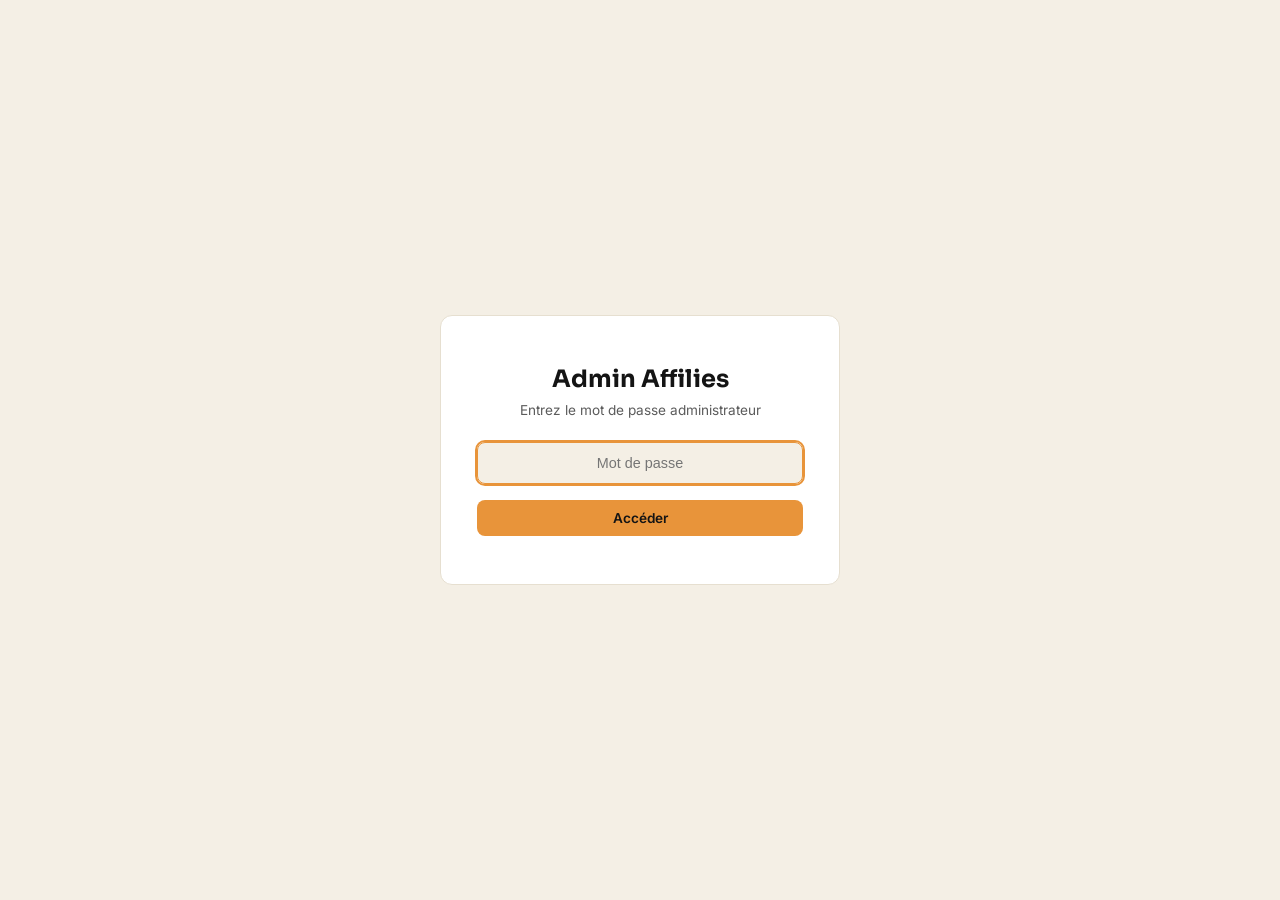
<file: admin-affilies.html>
<!DOCTYPE html>
<html lang="fr">
<head>
  <meta charset="UTF-8">
  <meta name="viewport" content="width=device-width, initial-scale=1.0">
  <title>Admin — Gestion des Affiliés | ADC</title>
  <meta name="robots" content="noindex, nofollow">
  <link rel="icon" type="image/png" href="images/Logo_Carré_blanc_v1.png">
  <link rel="preconnect" href="https://fonts.googleapis.com">
  <link rel="preconnect" href="https://fonts.gstatic.com" crossorigin>
  <link href="https://fonts.googleapis.com/css2?family=Inter:wght@400;500;600;700&family=Sora:wght@600;700&display=swap" rel="stylesheet">

  <style>
    :root {
      --ink: #141414;
      --ink-2: #2E2E2E;
      --ink-3: #5B5B5B;
      --ink-4: #8A8A8A;
      --cream: #F4EFE5;
      --cream-2: #EBE3D2;
      --surface: #FFFFFF;
      --line: #E6DFD0;
      --accent: #E8943A;
      --accent-dark: #C87820;
      --accent-soft: #FBE5C6;
      --success: #1F6B48;
      --success-soft: #DBEFE2;
      --danger: #C0392B;
      --danger-soft: #FADBD8;
      --radius: 12px;
      --radius-sm: 8px;
      --radius-pill: 999px;
    }

    * { box-sizing: border-box; margin: 0; padding: 0; }

    body {
      font-family: 'Inter', system-ui, sans-serif;
      background: var(--cream);
      color: var(--ink);
      min-height: 100vh;
    }

    /* ── Auth screen ── */
    .auth-screen {
      display: flex;
      align-items: center;
      justify-content: center;
      min-height: 100vh;
      padding: 20px;
    }
    .auth-card {
      background: var(--surface);
      border: 1px solid var(--line);
      border-radius: var(--radius);
      padding: 48px 36px;
      max-width: 400px;
      width: 100%;
      text-align: center;
    }
    .auth-card h1 {
      font-family: 'Sora', sans-serif;
      font-size: 1.5rem;
      margin-bottom: 8px;
    }
    .auth-card p {
      font-size: 0.85rem;
      color: var(--ink-3);
      margin-bottom: 24px;
    }
    .auth-card input {
      width: 100%;
      padding: 12px 14px;
      border: 1px solid var(--line);
      border-radius: var(--radius-sm);
      font-size: 0.9rem;
      background: var(--cream);
      text-align: center;
      margin-bottom: 16px;
    }
    .auth-card input:focus { outline: 2px solid var(--accent); border-color: var(--accent); }
    .auth-error { color: var(--danger); font-size: 0.8rem; display: none; margin-bottom: 12px; }

    /* ── Main layout ── */
    .admin-app { display: none; }
    .admin-header {
      background: var(--ink);
      color: var(--cream);
      padding: 16px 24px;
      display: flex;
      align-items: center;
      justify-content: space-between;
    }
    .admin-header h1 {
      font-family: 'Sora', sans-serif;
      font-size: 1.1rem;
      font-weight: 700;
    }
    .admin-header-actions { display: flex; gap: 10px; }

    .admin-body {
      max-width: 1000px;
      margin: 0 auto;
      padding: 32px 24px;
    }

    /* ── Buttons ── */
    .btn {
      display: inline-flex;
      align-items: center;
      justify-content: center;
      gap: 6px;
      padding: 10px 20px;
      border-radius: var(--radius-sm);
      font-family: inherit;
      font-size: 0.85rem;
      font-weight: 600;
      border: none;
      cursor: pointer;
      transition: all 0.2s;
    }
    .btn-primary { background: var(--accent); color: var(--ink); }
    .btn-primary:hover { background: var(--accent-dark); }
    .btn-outline { background: transparent; border: 1px solid var(--line); color: var(--ink-2); }
    .btn-outline:hover { border-color: var(--ink-3); }
    .btn-danger { background: var(--danger-soft); color: var(--danger); }
    .btn-danger:hover { background: var(--danger); color: white; }
    .btn-sm { padding: 6px 12px; font-size: 0.78rem; }
    .btn-icon { padding: 6px 8px; }

    /* ── Add form ── */
    .add-section {
      background: var(--surface);
      border: 1px solid var(--line);
      border-radius: var(--radius);
      padding: 28px 24px;
      margin-bottom: 32px;
    }
    .add-section h2 {
      font-family: 'Sora', sans-serif;
      font-size: 1rem;
      font-weight: 700;
      margin-bottom: 20px;
    }
    .add-form {
      display: grid;
      grid-template-columns: 1fr 1fr 1fr auto;
      gap: 12px;
      align-items: end;
    }
    @media (max-width: 700px) {
      .add-form { grid-template-columns: 1fr; }
    }
    .field label {
      display: block;
      font-size: 0.78rem;
      font-weight: 500;
      color: var(--ink-3);
      margin-bottom: 4px;
    }
    .field input {
      width: 100%;
      padding: 10px 12px;
      border: 1px solid var(--line);
      border-radius: var(--radius-sm);
      font-size: 0.85rem;
      background: var(--cream);
      color: var(--ink);
    }
    .field input:focus { outline: 2px solid var(--accent); border-color: var(--accent); }
    .slug-preview {
      font-size: 0.75rem;
      color: var(--ink-4);
      margin-top: 4px;
      word-break: break-all;
    }

    /* ── Stats bar ── */
    .stats-bar {
      display: flex;
      gap: 16px;
      margin-bottom: 24px;
      flex-wrap: wrap;
    }
    .stat-card {
      background: var(--surface);
      border: 1px solid var(--line);
      border-radius: var(--radius);
      padding: 20px 24px;
      flex: 1;
      min-width: 140px;
    }
    .stat-card-number {
      font-family: 'Sora', sans-serif;
      font-size: 1.75rem;
      font-weight: 700;
      color: var(--accent);
    }
    .stat-card-label {
      font-size: 0.75rem;
      color: var(--ink-4);
      margin-top: 2px;
    }

    /* ── Table ── */
    .table-section {
      background: var(--surface);
      border: 1px solid var(--line);
      border-radius: var(--radius);
      overflow: hidden;
    }
    .table-header {
      display: flex;
      justify-content: space-between;
      align-items: center;
      padding: 16px 24px;
      border-bottom: 1px solid var(--line);
    }
    .table-header h2 {
      font-family: 'Sora', sans-serif;
      font-size: 1rem;
      font-weight: 700;
    }
    table {
      width: 100%;
      border-collapse: collapse;
    }
    th {
      text-align: left;
      padding: 10px 16px;
      font-size: 0.72rem;
      font-weight: 600;
      text-transform: uppercase;
      letter-spacing: 0.05em;
      color: var(--ink-4);
      border-bottom: 1px solid var(--line);
      background: var(--cream);
    }
    td {
      padding: 12px 16px;
      font-size: 0.85rem;
      border-bottom: 1px solid var(--line);
      vertical-align: middle;
    }
    tr:last-child td { border-bottom: none; }
    tr:hover td { background: rgba(232, 148, 58, 0.03); }

    .status-badge {
      display: inline-block;
      padding: 3px 10px;
      border-radius: var(--radius-pill);
      font-size: 0.72rem;
      font-weight: 600;
    }
    .status-actif { background: var(--success-soft); color: var(--success); }
    .status-inactif { background: var(--danger-soft); color: var(--danger); }

    .link-cell {
      display: flex;
      align-items: center;
      gap: 6px;
    }
    .link-cell code {
      font-size: 0.78rem;
      background: var(--cream);
      padding: 3px 8px;
      border-radius: 4px;
      color: var(--ink-2);
      max-width: 260px;
      overflow: hidden;
      text-overflow: ellipsis;
      white-space: nowrap;
    }
    .copy-btn {
      background: none;
      border: 1px solid var(--line);
      border-radius: 4px;
      padding: 4px 6px;
      cursor: pointer;
      color: var(--ink-3);
      font-size: 0.75rem;
      transition: all 0.2s;
    }
    .copy-btn:hover { border-color: var(--accent); color: var(--accent); }
    .copy-btn.copied { border-color: var(--success); color: var(--success); }

    .actions-cell { display: flex; gap: 6px; }

    .empty-state {
      text-align: center;
      padding: 48px 24px;
      color: var(--ink-4);
    }
    .empty-state p { font-size: 0.9rem; }

    /* ── Toast ── */
    .toast {
      position: fixed;
      bottom: 24px;
      right: 24px;
      background: var(--ink);
      color: var(--cream);
      padding: 12px 20px;
      border-radius: var(--radius-sm);
      font-size: 0.85rem;
      font-weight: 500;
      transform: translateY(100px);
      opacity: 0;
      transition: all 0.3s cubic-bezier(0.16, 1, 0.3, 1);
      z-index: 1000;
    }
    .toast.visible { transform: translateY(0); opacity: 1; }

    /* ── Responsive ── */
    @media (max-width: 700px) {
      th:nth-child(4), td:nth-child(4),
      th:nth-child(5), td:nth-child(5) { display: none; }
    }
  </style>
</head>
<body>

  <!-- ============================================
       AUTH SCREEN
       ============================================ -->
  <div class="auth-screen" id="auth-screen">
    <div class="auth-card">
      <h1>Admin Affilies</h1>
      <p>Entrez le mot de passe administrateur</p>
      <div class="auth-error" id="auth-error">Mot de passe incorrect</div>
      <input type="password" id="auth-password" placeholder="Mot de passe" autofocus>
      <button class="btn btn-primary" onclick="attemptLogin()" style="width:100%">Accéder</button>
    </div>
  </div>

  <!-- ============================================
       MAIN APP
       ============================================ -->
  <div class="admin-app" id="admin-app">

    <div class="admin-header">
      <h1>Gestion des Affilies — ADC</h1>
      <div class="admin-header-actions">
        <button class="btn btn-outline btn-sm" onclick="exportCSV()" style="color: var(--cream); border-color: rgba(244,239,229,0.2);">Exporter CSV</button>
        <button class="btn btn-outline btn-sm" onclick="importData()" style="color: var(--cream); border-color: rgba(244,239,229,0.2);">Importer JSON</button>
        <button class="btn btn-outline btn-sm" onclick="logout()" style="color: var(--cream); border-color: rgba(244,239,229,0.2);">Deconnexion</button>
      </div>
    </div>

    <div class="admin-body">

      <!-- Stats -->
      <div class="stats-bar" id="stats-bar">
        <div class="stat-card">
          <div class="stat-card-number" id="stat-total">0</div>
          <div class="stat-card-label">Affilies total</div>
        </div>
        <div class="stat-card">
          <div class="stat-card-number" id="stat-actifs">0</div>
          <div class="stat-card-label">Actifs</div>
        </div>
        <div class="stat-card">
          <div class="stat-card-number" id="stat-liens">0</div>
          <div class="stat-card-label">Liens generes</div>
        </div>
      </div>

      <!-- Add affiliate -->
      <div class="add-section">
        <h2>Ajouter un affilie</h2>
        <div class="add-form" id="add-form">
          <div class="field">
            <label for="add-nom">Nom complet</label>
            <input type="text" id="add-nom" placeholder="Jean Tremblay">
          </div>
          <div class="field">
            <label for="add-courriel">Courriel</label>
            <input type="email" id="add-courriel" placeholder="jean@example.com">
          </div>
          <div class="field">
            <label for="add-slug">Slug (ref ID)</label>
            <input type="text" id="add-slug" placeholder="jean-tremblay">
            <div class="slug-preview" id="slug-preview"></div>
          </div>
          <button class="btn btn-primary" onclick="addAffiliate()">Ajouter</button>
        </div>
      </div>

      <!-- Table -->
      <div class="table-section">
        <div class="table-header">
          <h2>Registre des affilies</h2>
        </div>
        <div id="table-body"></div>
      </div>

    </div>
  </div>

  <!-- Toast -->
  <div class="toast" id="toast"></div>

  <!-- Hidden file input for import -->
  <input type="file" id="import-input" accept=".json" style="display:none">

  <script>
  (function () {
    'use strict';

    var STORAGE_KEY = 'adc_admin_affiliates';
    var AUTH_KEY = 'adc_admin_auth';
    var BASE_URL = 'https://affairedechiffres.com/forfait-complet.html';
    // Simple password hash (SHA-256 of the password)
    // Default password: "adc2026" — change this hash when you change the password
    var PASSWORD_HASH = '4494625e';

    // --- Simple hash (not cryptographic, just obfuscation) ---
    function simpleHash(str) {
      var hash = 0;
      for (var i = 0; i < str.length; i++) {
        var c = str.charCodeAt(i);
        hash = ((hash << 5) - hash) + c;
        hash |= 0;
      }
      return Math.abs(hash).toString(16).substring(0, 8);
    }

    // --- Auth ---
    window.attemptLogin = function () {
      var pwd = document.getElementById('auth-password').value;
      if (simpleHash(pwd) === PASSWORD_HASH) {
        sessionStorage.setItem(AUTH_KEY, '1');
        showApp();
      } else {
        document.getElementById('auth-error').style.display = 'block';
        document.getElementById('auth-password').value = '';
        document.getElementById('auth-password').focus();
      }
    };

    // Enter key on password field
    document.getElementById('auth-password').addEventListener('keydown', function (e) {
      if (e.key === 'Enter') window.attemptLogin();
    });

    window.logout = function () {
      sessionStorage.removeItem(AUTH_KEY);
      document.getElementById('admin-app').style.display = 'none';
      document.getElementById('auth-screen').style.display = 'flex';
    };

    function showApp() {
      document.getElementById('auth-screen').style.display = 'none';
      document.getElementById('admin-app').style.display = 'block';
      render();
    }

    // Check if already logged in
    if (sessionStorage.getItem(AUTH_KEY)) showApp();

    // --- Data ---
    function getData() {
      try {
        return JSON.parse(localStorage.getItem(STORAGE_KEY)) || [];
      } catch (e) { return []; }
    }

    function saveData(data) {
      localStorage.setItem(STORAGE_KEY, JSON.stringify(data));
    }

    // --- Slug generation ---
    document.getElementById('add-nom').addEventListener('input', function () {
      var slug = generateSlug(this.value);
      document.getElementById('add-slug').value = slug;
      updateSlugPreview(slug);
    });

    document.getElementById('add-slug').addEventListener('input', function () {
      this.value = this.value.toLowerCase().replace(/[^a-z0-9-]/g, '');
      updateSlugPreview(this.value);
    });

    function generateSlug(name) {
      return name
        .toLowerCase()
        .normalize('NFD').replace(/[\u0300-\u036f]/g, '') // remove accents
        .replace(/[^a-z0-9\s-]/g, '')
        .trim()
        .replace(/\s+/g, '-')
        .replace(/-+/g, '-');
    }

    function updateSlugPreview(slug) {
      var el = document.getElementById('slug-preview');
      if (slug) {
        el.textContent = BASE_URL + '?ref=' + slug;
      } else {
        el.textContent = '';
      }
    }

    // --- Add affiliate ---
    window.addAffiliate = function () {
      var nom = document.getElementById('add-nom').value.trim();
      var courriel = document.getElementById('add-courriel').value.trim();
      var slug = document.getElementById('add-slug').value.trim();

      if (!nom || !courriel || !slug) {
        toast('Remplissez tous les champs');
        return;
      }

      var data = getData();

      // Check duplicate slug
      if (data.some(function (a) { return a.slug === slug; })) {
        toast('Ce slug existe deja : ' + slug);
        return;
      }

      data.push({
        id: Date.now().toString(36),
        nom: nom,
        courriel: courriel,
        slug: slug,
        date: new Date().toISOString().split('T')[0],
        statut: 'actif'
      });

      saveData(data);

      // Clear form
      document.getElementById('add-nom').value = '';
      document.getElementById('add-courriel').value = '';
      document.getElementById('add-slug').value = '';
      document.getElementById('slug-preview').textContent = '';

      toast('Affilie ajoute : ' + nom);
      render();
    };

    // --- Delete affiliate ---
    window.deleteAffiliate = function (id) {
      if (!confirm('Supprimer cet affilie?')) return;
      var data = getData().filter(function (a) { return a.id !== id; });
      saveData(data);
      toast('Affilie supprime');
      render();
    };

    // --- Toggle status ---
    window.toggleStatus = function (id) {
      var data = getData();
      data.forEach(function (a) {
        if (a.id === id) a.statut = a.statut === 'actif' ? 'inactif' : 'actif';
      });
      saveData(data);
      render();
    };

    // --- Copy link ---
    window.copyLink = function (slug, btnEl) {
      var url = BASE_URL + '?ref=' + slug;
      navigator.clipboard.writeText(url).then(function () {
        btnEl.textContent = 'Copie!';
        btnEl.classList.add('copied');
        setTimeout(function () {
          btnEl.textContent = 'Copier';
          btnEl.classList.remove('copied');
        }, 2000);
      });
    };

    // --- Test link ---
    window.testLink = function (slug) {
      window.open(BASE_URL.replace('https://affairedechiffres.com', window.location.origin) + '?ref=' + slug, '_blank');
    };

    // --- Export CSV ---
    window.exportCSV = function () {
      var data = getData();
      if (!data.length) { toast('Aucun affilie a exporter'); return; }

      var csv = 'ref_id,nom,courriel,date_inscription,statut,lien\n';
      data.forEach(function (a) {
        csv += [a.slug, '"' + a.nom + '"', a.courriel, a.date, a.statut, BASE_URL + '?ref=' + a.slug].join(',') + '\n';
      });

      var blob = new Blob([csv], { type: 'text/csv' });
      var url = URL.createObjectURL(blob);
      var a = document.createElement('a');
      a.href = url;
      a.download = 'affilies-adc-' + new Date().toISOString().split('T')[0] + '.csv';
      a.click();
      URL.revokeObjectURL(url);
      toast('CSV exporte');
    };

    // --- Import JSON ---
    window.importData = function () {
      document.getElementById('import-input').click();
    };

    document.getElementById('import-input').addEventListener('change', function (e) {
      var file = e.target.files[0];
      if (!file) return;

      var reader = new FileReader();
      reader.onload = function (ev) {
        try {
          var imported = JSON.parse(ev.target.result);
          if (!Array.isArray(imported)) throw new Error('Format invalide');

          var data = getData();
          var added = 0;
          imported.forEach(function (item) {
            if (!item.slug || !item.nom) return;
            if (data.some(function (a) { return a.slug === item.slug; })) return;
            data.push({
              id: item.id || Date.now().toString(36) + Math.random().toString(36).substr(2, 4),
              nom: item.nom,
              courriel: item.courriel || '',
              slug: item.slug,
              date: item.date || new Date().toISOString().split('T')[0],
              statut: item.statut || 'actif'
            });
            added++;
          });

          saveData(data);
          toast(added + ' affilie(s) importe(s)');
          render();
        } catch (err) {
          toast('Erreur: fichier JSON invalide');
        }
      };
      reader.readAsText(file);
      this.value = ''; // reset
    });

    // --- Render ---
    function render() {
      var data = getData();

      // Stats
      document.getElementById('stat-total').textContent = data.length;
      document.getElementById('stat-actifs').textContent = data.filter(function (a) { return a.statut === 'actif'; }).length;
      document.getElementById('stat-liens').textContent = data.length;

      // Table
      var container = document.getElementById('table-body');

      if (!data.length) {
        container.innerHTML = '<div class="empty-state"><p>Aucun affilie pour le moment. Ajoutez-en un ci-dessus.</p></div>';
        return;
      }

      var html = '<table><thead><tr>' +
        '<th>Nom</th>' +
        '<th>Lien</th>' +
        '<th>Statut</th>' +
        '<th>Date</th>' +
        '<th>Actions</th>' +
        '</tr></thead><tbody>';

      data.forEach(function (a) {
        html += '<tr>' +
          '<td><strong>' + escapeHtml(a.nom) + '</strong><br><span style="font-size:0.75rem;color:var(--ink-4)">' + escapeHtml(a.courriel) + '</span></td>' +
          '<td><div class="link-cell">' +
            '<code>?ref=' + escapeHtml(a.slug) + '</code>' +
            '<button class="copy-btn" onclick="copyLink(\'' + escapeHtml(a.slug) + '\', this)">Copier</button>' +
            '<button class="copy-btn" onclick="testLink(\'' + escapeHtml(a.slug) + '\')">Tester</button>' +
          '</div></td>' +
          '<td><span class="status-badge status-' + a.statut + '">' + a.statut + '</span></td>' +
          '<td style="font-size:0.8rem;color:var(--ink-3)">' + a.date + '</td>' +
          '<td><div class="actions-cell">' +
            '<button class="btn btn-outline btn-sm btn-icon" onclick="toggleStatus(\'' + a.id + '\')" title="Activer/Desactiver">' + (a.statut === 'actif' ? 'Pause' : 'Activer') + '</button>' +
            '<button class="btn btn-danger btn-sm btn-icon" onclick="deleteAffiliate(\'' + a.id + '\')" title="Supprimer">X</button>' +
          '</div></td>' +
          '</tr>';
      });

      html += '</tbody></table>';
      container.innerHTML = html;
    }

    // --- Helpers ---
    function escapeHtml(str) {
      var div = document.createElement('div');
      div.textContent = str;
      return div.innerHTML;
    }

    function toast(msg) {
      var el = document.getElementById('toast');
      el.textContent = msg;
      el.classList.add('visible');
      setTimeout(function () { el.classList.remove('visible'); }, 3000);
    }

  })();
  </script>
</body>
</html>
</file>
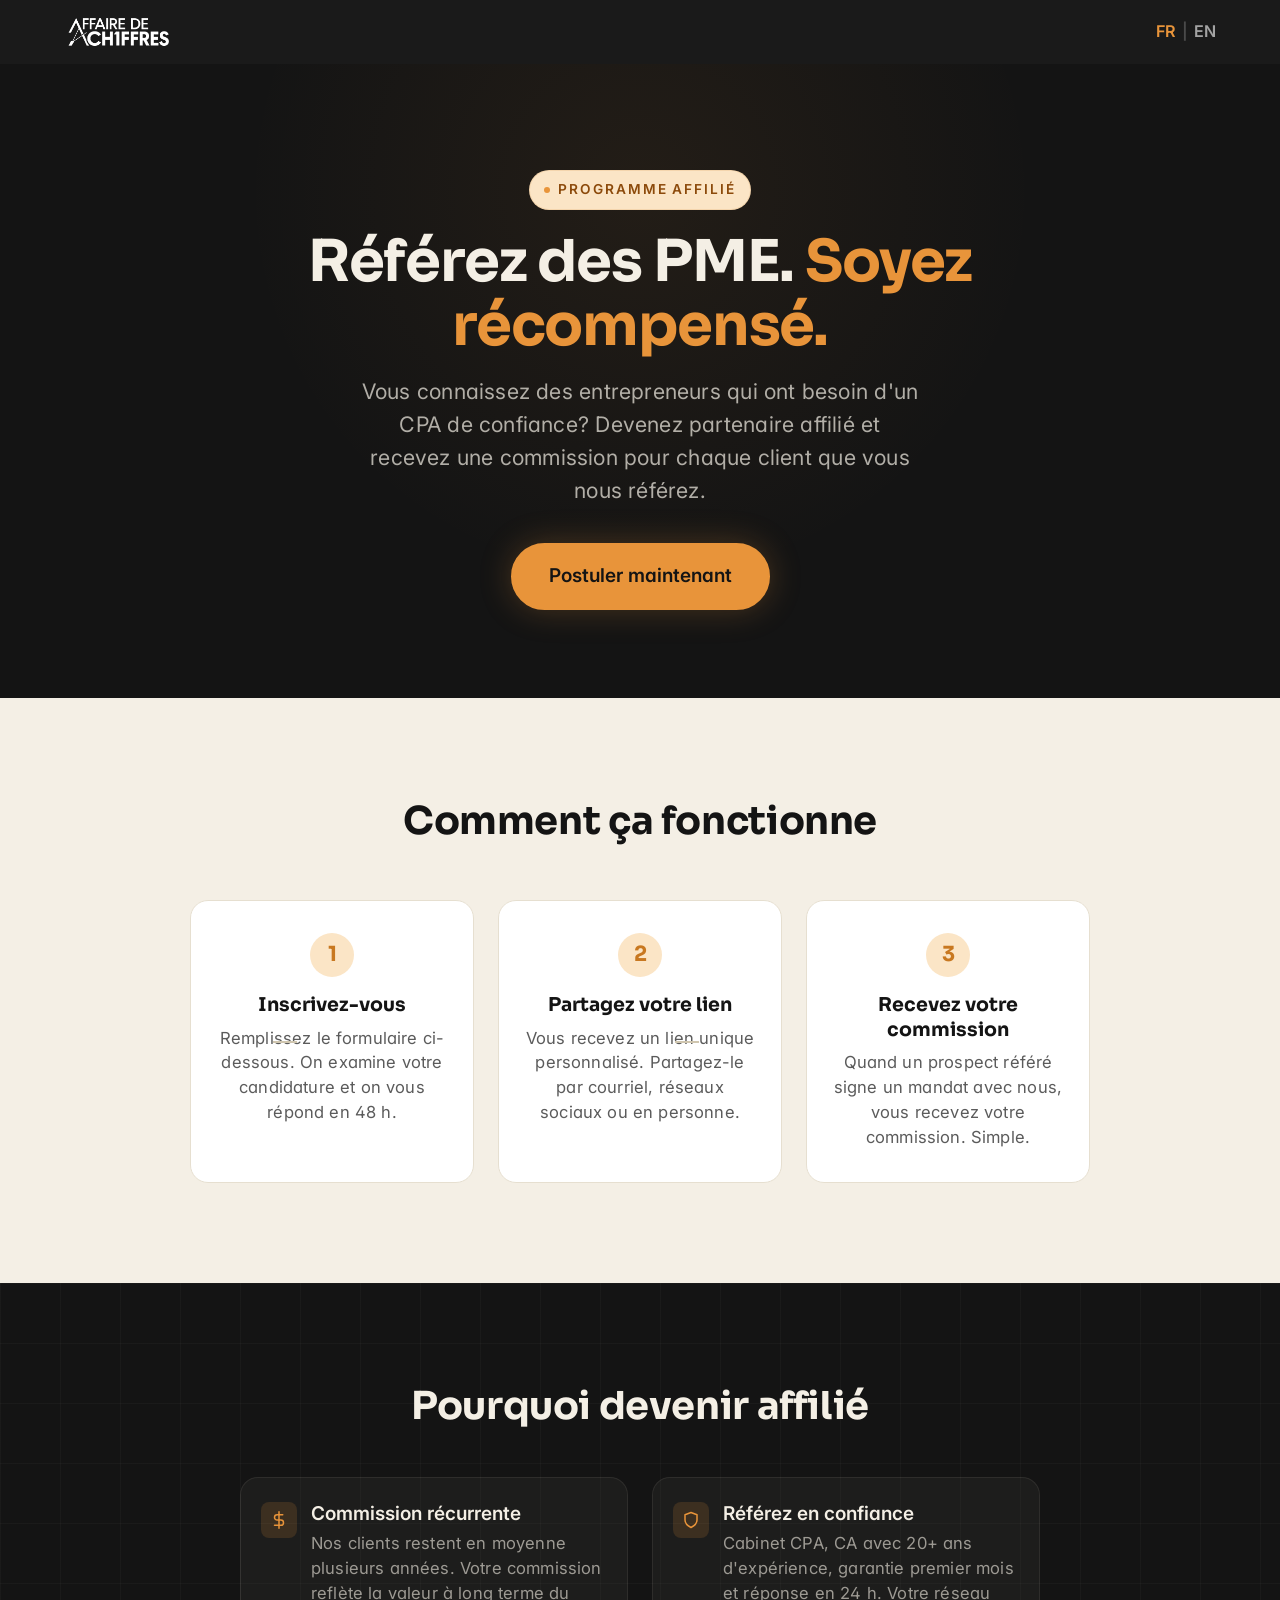
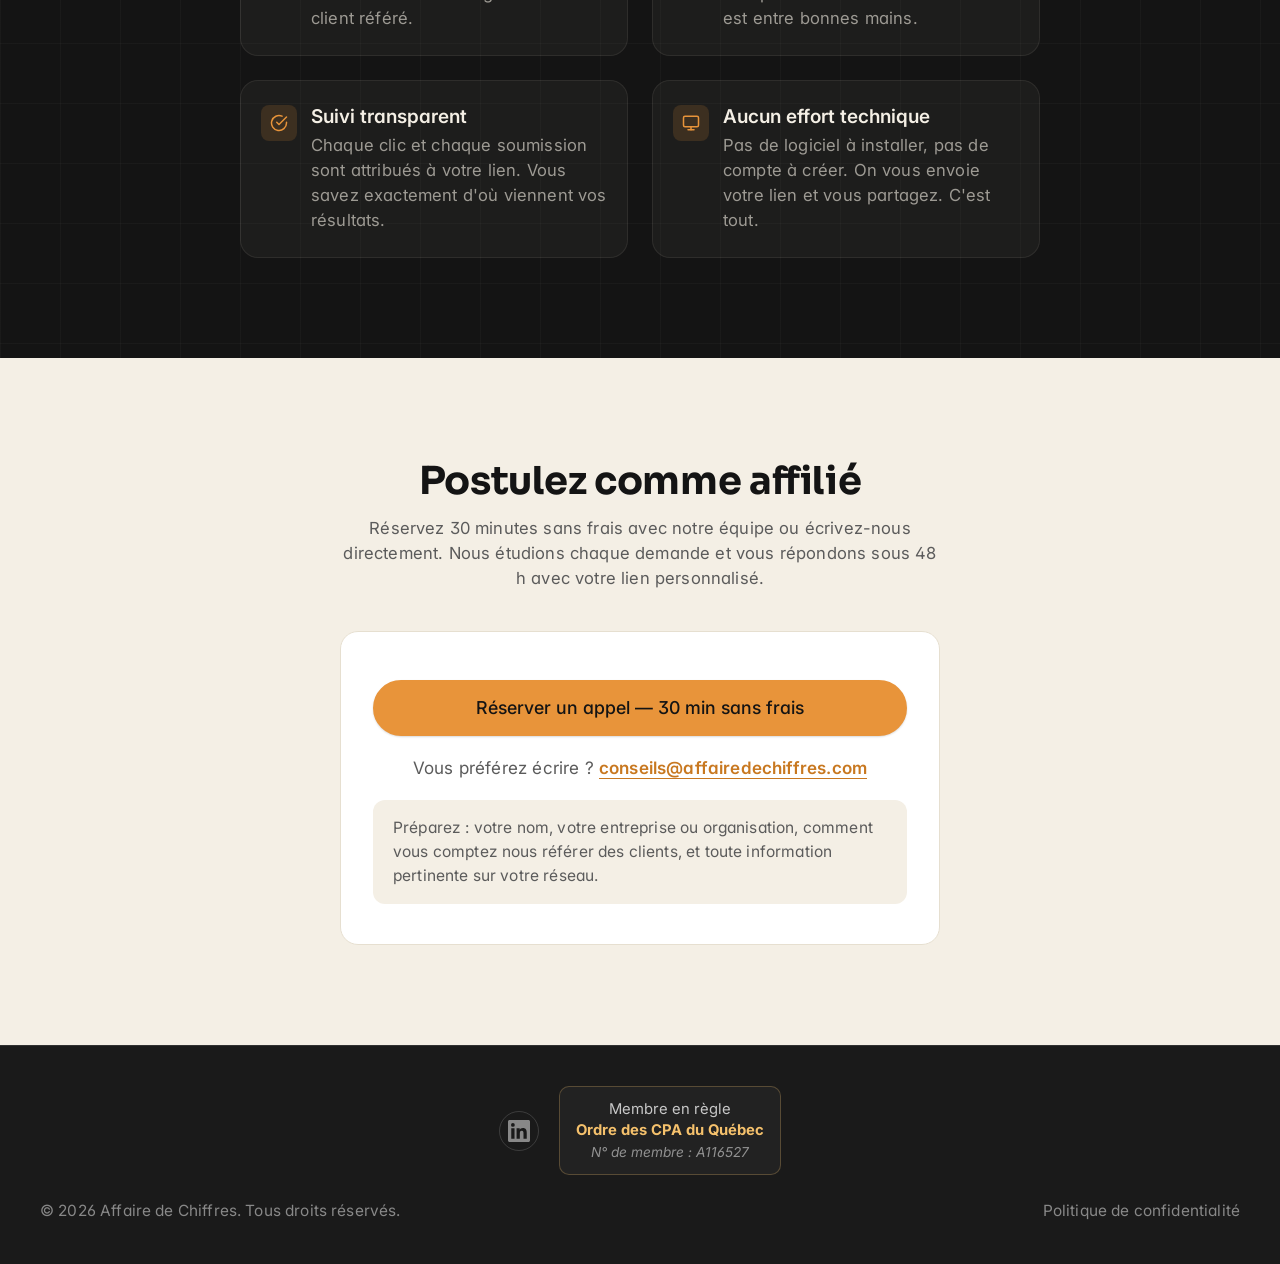
<file: devenir-affilie.html>
<!DOCTYPE html>
<html lang="fr">
<head>
  <meta charset="UTF-8">
  <meta name="viewport" content="width=device-width, initial-scale=1.0">

  <!-- Google Analytics 4 -->
  <script async src="https://www.googletagmanager.com/gtag/js?id=G-VJ7J8CYD5E"></script>
  <script>
    window.dataLayer = window.dataLayer || [];
    function gtag(){dataLayer.push(arguments);}
    gtag('js', new Date());
    gtag('config', 'G-VJ7J8CYD5E');
  </script>

  <title>Programme Affilié | Affaire de Chiffres — CPA Montréal</title>

  <meta name="description" content="Devenez partenaire affilié d'Affaire de Chiffres. Référez des clients PME et recevez une commission sur chaque mandat signé.">
  <meta name="robots" content="noindex, nofollow">

  <meta property="og:type" content="website">
  <meta property="og:site_name" content="Affaire de Chiffres">
  <meta property="og:locale" content="fr_CA">
  <meta property="og:title" content="Programme Affilié | Affaire de Chiffres CPA">
  <meta property="og:description" content="Référez des PME québécoises à un cabinet CPA de confiance. Devenez partenaire affilié d'Affaire de Chiffres.">
  <meta property="og:url" content="https://affairedechiffres.com/devenir-affilie.html">
  <meta property="og:image" content="https://affairedechiffres.com/images/Bannière_Linked_In_ADC.png">

  <meta name="twitter:card" content="summary_large_image">
  <meta name="twitter:title" content="Programme Affilié | Affaire de Chiffres CPA">
  <meta name="twitter:description" content="Référez des PME québécoises à un cabinet CPA de confiance.">
  <meta name="twitter:image" content="https://affairedechiffres.com/images/Bannière_Linked_In_ADC.png">

  <meta name="theme-color" content="#1A1A1A">

  <link rel="icon" type="image/png" href="images/Logo_Carré_blanc_v1.png">
  <link rel="apple-touch-icon" sizes="180x180" href="images/Logo_Carré_blanc_v1.png">

  <link rel="preconnect" href="https://fonts.googleapis.com">
  <link rel="preconnect" href="https://fonts.gstatic.com" crossorigin>
  <link href="https://fonts.googleapis.com/css2?family=Inter:wght@300;400;500;600;700&family=Sora:wght@600;700&display=swap" rel="stylesheet">
  <link rel="stylesheet" href="styles.css">

  <style>
    /* ── Affiliate page overrides ── */

    .nav-links, .hamburger { display: none !important; }
    .nav-container { justify-content: space-between; }

    /* ── Fade animations ── */
    @keyframes lpFadeUp {
      from { opacity: 0; transform: translateY(28px); }
      to   { opacity: 1; transform: translateY(0); }
    }
    .lp-fade { opacity: 0; transform: translateY(28px); }
    .lp-fade.lp-visible { animation: lpFadeUp 0.7s cubic-bezier(0.16, 1, 0.3, 1) forwards; }
    .lp-delay-1 { animation-delay: 0.1s !important; }
    .lp-delay-2 { animation-delay: 0.2s !important; }
    .lp-delay-3 { animation-delay: 0.3s !important; }
    .lp-delay-4 { animation-delay: 0.4s !important; }
    .lp-delay-5 { animation-delay: 0.5s !important; }

    /* Hero elements animate immediately */
    .aff-hero .lp-fade { animation: lpFadeUp 0.8s cubic-bezier(0.16, 1, 0.3, 1) forwards; }

    /* ── Hero ── */
    .aff-hero {
      background: var(--v2-ink);
      color: #F4EFE5;
      padding: clamp(120px, 15vw, 170px) var(--v2-container-x) clamp(56px, 7vw, 88px);
      text-align: center;
      position: relative;
      overflow: hidden;
    }
    .aff-hero::before {
      content: '';
      position: absolute;
      top: -30%;
      left: 50%;
      transform: translateX(-50%);
      width: 800px;
      height: 800px;
      background: radial-gradient(circle, rgba(232, 148, 58, 0.07) 0%, transparent 70%);
      pointer-events: none;
    }
    .aff-hero > * { position: relative; z-index: 1; }
    .aff-hero .eyebrow { margin: 0 auto 20px; }
    .aff-hero h1 {
      font-family: 'Sora', sans-serif;
      font-size: clamp(2rem, 4.5vw, 3.25rem);
      font-weight: 700;
      line-height: 1.12;
      max-width: 740px;
      margin: 0 auto 16px;
      letter-spacing: -0.02em;
    }
    .aff-hero h1 .lp-accent { color: var(--v2-accent); }
    .aff-hero .aff-subtitle {
      font-size: var(--v2-text-lg);
      color: rgba(244, 239, 229, 0.7);
      max-width: 560px;
      margin: 0 auto 36px;
      line-height: 1.55;
    }
    .aff-hero .btn-primaire {
      padding: 16px 36px;
      font-size: 1rem;
      font-weight: 600;
      border-radius: var(--v2-radius-pill);
      box-shadow: 0 0 32px rgba(232, 148, 58, 0.25);
    }

    /* ── How it works — cream ── */
    .aff-how {
      background: var(--v2-cream);
      padding: clamp(64px, 8vw, 100px) var(--v2-container-x);
    }
    .aff-how-inner {
      max-width: var(--v2-container-max);
      margin: 0 auto;
    }
    .aff-how h2 {
      font-family: 'Sora', sans-serif;
      font-size: var(--v2-display-3);
      font-weight: 700;
      text-align: center;
      margin-bottom: 56px;
      color: var(--v2-ink);
    }
    .aff-steps {
      display: grid;
      grid-template-columns: 1fr;
      gap: 24px;
      max-width: 900px;
      margin: 0 auto;
    }
    @media (min-width: 700px) {
      .aff-steps { grid-template-columns: 1fr 1fr 1fr; }
    }
    .aff-step {
      text-align: center;
      padding: 32px 24px;
      background: var(--v2-surface);
      border: 1px solid var(--v2-line);
      border-radius: var(--v2-radius);
      transition: border-color 0.3s, box-shadow 0.3s;
    }
    .aff-step:hover {
      border-color: var(--v2-accent);
      box-shadow: 0 4px 20px rgba(232, 148, 58, 0.08);
    }
    .aff-step-number {
      display: inline-flex;
      align-items: center;
      justify-content: center;
      width: 44px;
      height: 44px;
      border-radius: 50%;
      background: var(--v2-accent-soft);
      color: var(--v2-accent-dark);
      font-family: 'Sora', sans-serif;
      font-size: 1.1rem;
      font-weight: 700;
      margin-bottom: 16px;
    }
    .aff-step h3 {
      font-family: 'Sora', sans-serif;
      font-size: var(--v2-text-base);
      font-weight: 700;
      color: var(--v2-ink);
      margin: 0 0 8px;
    }
    .aff-step p {
      font-size: var(--v2-text-sm);
      color: var(--v2-ink-3);
      margin: 0;
      line-height: 1.5;
    }
    /* Connector arrows between steps (desktop) */
    @media (min-width: 700px) {
      .aff-steps { position: relative; }
      .aff-step:not(:last-child)::after {
        content: '';
        position: absolute;
        top: 50%;
        width: 24px;
        height: 2px;
        background: var(--v2-line-strong);
      }
      .aff-step:first-child::after { left: calc(33.33% - 12px); }
      .aff-step:nth-child(2)::after { left: calc(66.66% - 12px); }
    }

    /* ── Benefits — dark ── */
    .aff-benefits {
      background: var(--v2-ink);
      color: #F4EFE5;
      padding: clamp(64px, 8vw, 100px) var(--v2-container-x);
      position: relative;
      overflow: hidden;
    }
    .aff-benefits::before {
      content: '';
      position: absolute;
      inset: 0;
      background-image:
        linear-gradient(rgba(244,239,229,0.03) 1px, transparent 1px),
        linear-gradient(90deg, rgba(244,239,229,0.03) 1px, transparent 1px);
      background-size: 60px 60px;
      pointer-events: none;
    }
    .aff-benefits > * { position: relative; z-index: 1; }
    .aff-benefits-inner {
      max-width: var(--v2-container-max);
      margin: 0 auto;
    }
    .aff-benefits h2 {
      font-family: 'Sora', sans-serif;
      font-size: var(--v2-display-3);
      font-weight: 700;
      text-align: center;
      margin-bottom: 48px;
    }
    .aff-benefits-grid {
      display: grid;
      grid-template-columns: 1fr;
      gap: 24px;
      max-width: 800px;
      margin: 0 auto;
    }
    @media (min-width: 600px) {
      .aff-benefits-grid { grid-template-columns: 1fr 1fr; }
    }
    .aff-benefit {
      display: flex;
      gap: 14px;
      align-items: flex-start;
      padding: 24px 20px;
      background: rgba(244, 239, 229, 0.04);
      border: 1px solid rgba(244, 239, 229, 0.08);
      border-radius: var(--v2-radius);
      transition: border-color 0.3s, background 0.3s;
    }
    .aff-benefit:hover {
      background: rgba(244, 239, 229, 0.07);
      border-color: rgba(232, 148, 58, 0.3);
    }
    .aff-benefit-icon {
      flex-shrink: 0;
      width: 36px;
      height: 36px;
      background: rgba(232, 148, 58, 0.15);
      border-radius: var(--v2-radius-xs);
      display: flex;
      align-items: center;
      justify-content: center;
      color: var(--v2-accent);
    }
    .aff-benefit h3 {
      font-size: var(--v2-text-base);
      font-weight: 600;
      color: #F4EFE5;
      margin: 0 0 4px;
    }
    .aff-benefit p {
      font-size: var(--v2-text-sm);
      color: rgba(244, 239, 229, 0.6);
      margin: 0;
      line-height: 1.5;
    }

    /* ── Application form — cream ── */
    .aff-apply {
      background: var(--v2-cream);
      padding: clamp(64px, 8vw, 100px) var(--v2-container-x);
    }
    .aff-apply-inner {
      max-width: 600px;
      margin: 0 auto;
    }
    .aff-apply h2 {
      font-family: 'Sora', sans-serif;
      font-size: var(--v2-display-3);
      font-weight: 700;
      text-align: center;
      margin-bottom: 12px;
      color: var(--v2-ink);
    }
    .aff-apply-subtitle {
      text-align: center;
      font-size: var(--v2-text-sm);
      color: var(--v2-ink-3);
      margin-bottom: 40px;
      line-height: 1.5;
    }
    .aff-form-card {
      background: var(--v2-surface);
      border: 1px solid var(--v2-line);
      border-radius: var(--v2-radius);
      padding: 40px 32px;
      text-align: center;
    }
    .aff-apply-email {
      margin: 18px 0 0;
      font-size: 0.9rem;
      color: var(--v2-ink-3);
    }
    .aff-apply-email a {
      color: var(--v2-accent-dark, #C97A1F);
      text-decoration: none;
      border-bottom: 1px solid currentColor;
      font-weight: 600;
    }
    .aff-apply-email a:hover { color: var(--v2-accent); }
    .aff-apply-info {
      margin: 18px 0 0;
      padding: 16px 20px;
      background: var(--v2-cream);
      border-radius: var(--v2-radius-sm);
      font-size: 0.82rem;
      color: var(--v2-ink-3);
      line-height: 1.55;
      text-align: left;
    }
    .aff-champ {
      margin-bottom: 18px;
    }
    .aff-champ label {
      display: block;
      font-size: var(--v2-text-sm);
      font-weight: 500;
      color: var(--v2-ink-2);
      margin-bottom: 5px;
    }
    .aff-champ input,
    .aff-champ select,
    .aff-champ textarea {
      width: 100%;
      padding: 12px 14px;
      border: 1px solid var(--v2-line);
      border-radius: var(--v2-radius-xs);
      font-family: inherit;
      font-size: var(--v2-text-sm);
      background: var(--v2-cream);
      color: var(--v2-ink);
      box-sizing: border-box;
    }
    .aff-champ input:focus,
    .aff-champ select:focus,
    .aff-champ textarea:focus {
      outline: 2px solid var(--v2-accent);
      outline-offset: 1px;
      border-color: var(--v2-accent);
    }
    .aff-champ textarea { resize: vertical; }
    .aff-consent {
      display: flex;
      align-items: flex-start;
      gap: 8px;
      margin: 18px 0;
      font-size: var(--v2-text-xs);
      color: var(--v2-ink-3);
      line-height: 1.45;
    }
    .aff-consent input[type="checkbox"] {
      margin-top: 2px;
      flex-shrink: 0;
    }
    .aff-form-card .btn { width: 100%; margin-top: 8px; }
    .aff-success {
      text-align: center;
      padding: 40px 20px;
    }
    .aff-success h3 {
      font-family: 'Sora', sans-serif;
      font-size: 1.25rem;
      font-weight: 700;
      color: var(--v2-success);
      margin: 0 0 12px;
    }
    .aff-success p {
      font-size: var(--v2-text-sm);
      color: var(--v2-ink-3);
      margin: 0;
      line-height: 1.5;
    }

    /* Footer */
    .aff-footer .footer-inner { max-width: var(--v2-container-max); }

    @media (prefers-reduced-motion: reduce) {
      .lp-fade { opacity: 1; transform: none; animation: none !important; }
      .lp-fade.lp-visible { animation: none !important; }
    }
  </style>
</head>
<body>

  <!-- ============================================
       NAV MINIMAL
       ============================================ -->
  <header class="nav-header" id="nav-header">
    <nav class="nav-container" role="navigation" aria-label="Navigation">
      <a href="index.html" class="nav-logo">
        <img src="images/Logo_Rectangle_blanc_v1.png" alt="Logo Affaire de Chiffres" class="nav-logo-img" width="160" height="40">
      </a>
      <div class="nav-droite">
        <div class="nav-langue">
          <button type="button" class="btn-langue" id="btn-fr" data-langue="fr" aria-label="Passer en français">FR</button>
          <span class="langue-separateur">|</span>
          <button type="button" class="btn-langue" id="btn-en" data-langue="en" aria-label="Switch to English">EN</button>
        </div>
      </div>
    </nav>
  </header>

  <!-- ============================================
       HERO
       ============================================ -->
  <section class="aff-hero">
    <span class="eyebrow lp-fade lp-delay-1">
      <span data-lang="fr">Programme Affilié</span>
      <span data-lang="en">Affiliate Program</span>
    </span>
    <h1 class="lp-fade lp-delay-2">
      <span data-lang="fr">Référez des PME. <span class="lp-accent">Soyez récompensé.</span></span>
      <span data-lang="en">Refer SMBs. <span class="lp-accent">Get rewarded.</span></span>
    </h1>
    <p class="aff-subtitle lp-fade lp-delay-3">
      <span data-lang="fr">Vous connaissez des entrepreneurs qui ont besoin d'un CPA de confiance? Devenez partenaire affilié et recevez une commission pour chaque client que vous nous référez.</span>
      <span data-lang="en">Know business owners who need a trusted CPA? Become an affiliate partner and earn a commission for every client you refer to us.</span>
    </p>
    <a href="#aff-apply" class="btn btn-primaire lp-fade lp-delay-4">
      <span data-lang="fr">Postuler maintenant</span>
      <span data-lang="en">Apply now</span>
    </a>
  </section>

  <!-- ============================================
       COMMENT ÇA FONCTIONNE — 3 étapes
       ============================================ -->
  <section class="aff-how">
    <div class="aff-how-inner">
      <h2 class="lp-fade">
        <span data-lang="fr">Comment ça fonctionne</span>
        <span data-lang="en">How it works</span>
      </h2>
      <div class="aff-steps">
        <div class="aff-step lp-fade lp-delay-1">
          <div class="aff-step-number">1</div>
          <h3>
            <span data-lang="fr">Inscrivez-vous</span>
            <span data-lang="en">Sign up</span>
          </h3>
          <p>
            <span data-lang="fr">Remplissez le formulaire ci-dessous. On examine votre candidature et on vous répond en 48 h.</span>
            <span data-lang="en">Fill out the form below. We review your application and respond within 48 hours.</span>
          </p>
        </div>
        <div class="aff-step lp-fade lp-delay-2">
          <div class="aff-step-number">2</div>
          <h3>
            <span data-lang="fr">Partagez votre lien</span>
            <span data-lang="en">Share your link</span>
          </h3>
          <p>
            <span data-lang="fr">Vous recevez un lien unique personnalisé. Partagez-le par courriel, réseaux sociaux ou en personne.</span>
            <span data-lang="en">You receive a unique personalized link. Share it via email, social media, or in person.</span>
          </p>
        </div>
        <div class="aff-step lp-fade lp-delay-3">
          <div class="aff-step-number">3</div>
          <h3>
            <span data-lang="fr">Recevez votre commission</span>
            <span data-lang="en">Earn your commission</span>
          </h3>
          <p>
            <span data-lang="fr">Quand un prospect référé signe un mandat avec nous, vous recevez votre commission. Simple.</span>
            <span data-lang="en">When a referred prospect signs an engagement with us, you earn your commission. Simple.</span>
          </p>
        </div>
      </div>
    </div>
  </section>

  <!-- ============================================
       AVANTAGES — Dark
       ============================================ -->
  <section class="aff-benefits">
    <div class="aff-benefits-inner">
      <h2 class="lp-fade">
        <span data-lang="fr">Pourquoi devenir affilié</span>
        <span data-lang="en">Why become an affiliate</span>
      </h2>
      <div class="aff-benefits-grid">
        <div class="aff-benefit lp-fade lp-delay-1">
          <div class="aff-benefit-icon">
            <svg width="18" height="18" viewBox="0 0 24 24" fill="none" stroke="currentColor" stroke-width="2" stroke-linecap="round" stroke-linejoin="round"><line x1="12" y1="1" x2="12" y2="23"/><path d="M17 5H9.5a3.5 3.5 0 000 7h5a3.5 3.5 0 010 7H6"/></svg>
          </div>
          <div>
            <h3>
              <span data-lang="fr">Commission récurrente</span>
              <span data-lang="en">Recurring commission</span>
            </h3>
            <p>
              <span data-lang="fr">Nos clients restent en moyenne plusieurs années. Votre commission reflète la valeur à long terme du client référé.</span>
              <span data-lang="en">Our clients stay for years on average. Your commission reflects the long-term value of the referred client.</span>
            </p>
          </div>
        </div>
        <div class="aff-benefit lp-fade lp-delay-2">
          <div class="aff-benefit-icon">
            <svg width="18" height="18" viewBox="0 0 24 24" fill="none" stroke="currentColor" stroke-width="2" stroke-linecap="round" stroke-linejoin="round"><path d="M12 22s8-4 8-10V5l-8-3-8 3v7c0 6 8 10 8 10z"/></svg>
          </div>
          <div>
            <h3>
              <span data-lang="fr">Référez en confiance</span>
              <span data-lang="en">Refer with confidence</span>
            </h3>
            <p>
              <span data-lang="fr">Cabinet CPA, CA avec 20+ ans d'expérience, garantie premier mois et réponse en 24 h. Votre réseau est entre bonnes mains.</span>
              <span data-lang="en">CPA, CA firm with 20+ years of experience, first-month guarantee, and 24h response. Your network is in good hands.</span>
            </p>
          </div>
        </div>
        <div class="aff-benefit lp-fade lp-delay-3">
          <div class="aff-benefit-icon">
            <svg width="18" height="18" viewBox="0 0 24 24" fill="none" stroke="currentColor" stroke-width="2" stroke-linecap="round" stroke-linejoin="round"><path d="M22 11.08V12a10 10 0 11-5.93-9.14"/><polyline points="22 4 12 14.01 9 11.01"/></svg>
          </div>
          <div>
            <h3>
              <span data-lang="fr">Suivi transparent</span>
              <span data-lang="en">Transparent tracking</span>
            </h3>
            <p>
              <span data-lang="fr">Chaque clic et chaque soumission sont attribués à votre lien. Vous savez exactement d'où viennent vos résultats.</span>
              <span data-lang="en">Every click and every submission is attributed to your link. You know exactly where your results come from.</span>
            </p>
          </div>
        </div>
        <div class="aff-benefit lp-fade lp-delay-4">
          <div class="aff-benefit-icon">
            <svg width="18" height="18" viewBox="0 0 24 24" fill="none" stroke="currentColor" stroke-width="2" stroke-linecap="round" stroke-linejoin="round"><rect x="2" y="3" width="20" height="14" rx="2" ry="2"/><line x1="8" y1="21" x2="16" y2="21"/><line x1="12" y1="17" x2="12" y2="21"/></svg>
          </div>
          <div>
            <h3>
              <span data-lang="fr">Aucun effort technique</span>
              <span data-lang="en">Zero technical effort</span>
            </h3>
            <p>
              <span data-lang="fr">Pas de logiciel à installer, pas de compte à créer. On vous envoie votre lien et vous partagez. C'est tout.</span>
              <span data-lang="en">No software to install, no account to create. We send you your link and you share. That's it.</span>
            </p>
          </div>
        </div>
      </div>
    </div>
  </section>

  <!-- ============================================
       FORMULAIRE D'APPLICATION
       ============================================ -->
  <section id="aff-apply" class="aff-apply">
    <div class="aff-apply-inner">
      <h2 class="lp-fade">
        <span data-lang="fr">Postulez comme affilié</span>
        <span data-lang="en">Apply as an affiliate</span>
      </h2>
      <p class="aff-apply-subtitle lp-fade lp-delay-1">
        <span data-lang="fr">Réservez 30 minutes sans frais avec notre équipe ou écrivez-nous directement. Nous étudions chaque demande et vous répondons sous 48 h avec votre lien personnalisé.</span>
        <span data-lang="en">Book a free 30-minute call with our team, or email us directly. We review each application and respond within 48 hours with your personalized link.</span>
      </p>

      <div class="aff-form-card lp-fade lp-delay-2" id="aff-form-wrapper">
        <a href="https://outlook.office.com/book/ConsultationGratuite30Minutes@affairedechiffres.com/?ismsaljsauthenabled" target="_blank" rel="noopener noreferrer" class="btn btn-primaire" id="aff-submit-btn" data-event="affiliate_booking_click">
          <span data-lang="fr">Réserver un appel — 30 min sans frais</span>
          <span data-lang="en">Book a call — 30 min at no charge</span>
        </a>
        <p class="aff-apply-email">
          <span data-lang="fr">Vous préférez écrire ? <a href="mailto:conseils@affairedechiffres.com?subject=Candidature%20programme%20d%27affiliation">conseils@affairedechiffres.com</a></span>
          <span data-lang="en">Prefer to write? <a href="mailto:conseils@affairedechiffres.com?subject=Affiliate%20program%20application">conseils@affairedechiffres.com</a></span>
        </p>
        <p class="aff-apply-info">
          <span data-lang="fr">Préparez : votre nom, votre entreprise ou organisation, comment vous comptez nous référer des clients, et toute information pertinente sur votre réseau.</span>
          <span data-lang="en">Be ready to share: your name, your company or organization, how you plan to refer clients to us, and any relevant info about your network.</span>
        </p>
      </div>
    </div>
  </section>

  <!-- ============================================
       FOOTER MINIMAL
       ============================================ -->
  <footer class="footer aff-footer" role="contentinfo">
    <div class="footer-inner">
      <div class="footer-top">
        <div class="footer-social">
          <a href="https://www.linkedin.com/in/affaire-de-chiffres-b327ab3b7/" class="footer-social-lien" aria-label="LinkedIn" target="_blank" rel="noopener noreferrer">
            <svg viewBox="0 0 24 24" fill="currentColor" width="22" height="22" aria-hidden="true">
              <path d="M20.447 20.452h-3.554v-5.569c0-1.328-.027-3.037-1.852-3.037-1.853 0-2.136 1.445-2.136 2.939v5.667H9.351V9h3.414v1.561h.046c.477-.9 1.637-1.85 3.37-1.85 3.601 0 4.267 2.37 4.267 5.455v6.286zM5.337 7.433a2.062 2.062 0 01-2.063-2.065 2.064 2.064 0 112.063 2.065zm1.782 13.019H3.555V9h3.564v11.452zM22.225 0H1.771C.792 0 0 .774 0 1.729v20.542C0 23.227.792 24 1.771 24h20.451C23.2 24 24 23.227 24 22.271V1.729C24 .774 23.2 0 22.222 0h.003z"/>
            </svg>
          </a>
        </div>
        <div class="footer-cpa-lien" aria-label="Membre en règle de l'Ordre des CPA du Québec">
          <span class="footer-cpa-texte">
            <span data-lang="fr">Membre en règle<br><strong>Ordre des CPA du Québec</strong><br><span class="footer-cpa-num">N° de membre : A116527</span></span>
            <span data-lang="en">Member in good standing<br><strong>Ordre des CPA du Québec</strong><br><span class="footer-cpa-num">Member #: A116527</span></span>
          </span>
        </div>
      </div>
      <div class="footer-bottom">
        <p>
          <span data-lang="fr">&copy; 2026 Affaire de Chiffres. Tous droits réservés.</span>
          <span data-lang="en">&copy; 2026 Affaire de Chiffres. All rights reserved.</span>
        </p>
        <p class="footer-politique">
          <a href="#" class="lien-politique" data-ouvrir-politique>
            <span data-lang="fr">Politique de confidentialité</span>
            <span data-lang="en">Privacy policy</span>
          </a>
        </p>
      </div>
    </div>
  </footer>

  <!-- ============================================
       MODALE — Politique de confidentialité (Loi 25)
       ============================================ -->
  <div class="modale-overlay" id="modale-politique" aria-hidden="true" role="dialog" aria-modal="true">
    <div class="modale-contenu">
      <button type="button" class="modale-fermer" id="modale-fermer" aria-label="Fermer">&times;</button>
      <div data-lang="fr" class="politique-texte">
        <h2>Politique de confidentialité</h2>
        <p class="politique-date">Dernière mise à jour : 5 avril 2026</p>
        <h3>1. Responsable</h3>
        <p>Affaire de Chiffres<br>Montréal, Québec<br>Courriel : <a href="mailto:conseils@affairedechiffres.com">conseils@affairedechiffres.com</a></p>
        <h3>2. Renseignements collectés</h3>
        <p>Par le biais du formulaire, nous collectons : nom, adresse courriel, et le contenu de votre message. Téléphone, entreprise et canal de référence sont facultatifs.</p>
        <h3>3. Finalité</h3>
        <p>Vos renseignements sont collectés dans le seul but de traiter votre candidature au programme affilié.</p>
        <h3>4. Conservation</h3>
        <p>Vos renseignements sont conservés uniquement pour la durée nécessaire au traitement de votre demande.</p>
        <h3>5. Partage</h3>
        <p>Vos renseignements ne sont partagés avec aucun tiers à des fins commerciales. Les outils techniques que nous utilisons (Microsoft Bookings, Google Analytics) traitent certaines données en notre nom à titre de sous-traitants.</p>
        <h3>6. Vos droits</h3>
        <p>Conformément à la Loi 25, vous avez le droit d'accéder à vos renseignements, de les faire rectifier ou supprimer. Contactez <a href="mailto:conseils@affairedechiffres.com">conseils@affairedechiffres.com</a>.</p>
        <h3>7. Consentement</h3>
        <p>En soumettant le formulaire, vous consentez à la collecte et à l'utilisation de vos renseignements aux fins décrites ci-dessus.</p>
      </div>
      <div data-lang="en" class="politique-texte">
        <h2>Privacy policy</h2>
        <p class="politique-date">Last updated: April 5, 2026</p>
        <h3>1. Responsible party</h3>
        <p>Affaire de Chiffres<br>Montréal, Quebec<br>Email: <a href="mailto:conseils@affairedechiffres.com">conseils@affairedechiffres.com</a></p>
        <h3>2. Information collected</h3>
        <p>Through the form, we collect: name, email address, and your message. Phone, company, and referral channel are optional.</p>
        <h3>3. Purpose</h3>
        <p>Your information is collected solely to process your affiliate program application.</p>
        <h3>4. Retention</h3>
        <p>Your information is retained only for the time necessary to process your request.</p>
        <h3>5. Sharing</h3>
        <p>Your information is not shared with any third party for commercial purposes. The technical tools we use (Microsoft Bookings, Google Analytics) process certain data on our behalf as subprocessors.</p>
        <h3>6. Your rights</h3>
        <p>Under Law 25, you have the right to access, rectify, or delete your personal information. Contact <a href="mailto:conseils@affairedechiffres.com">conseils@affairedechiffres.com</a>.</p>
        <h3>7. Consent</h3>
        <p>By submitting the form, you consent to the collection and use of your information for the purposes described above.</p>
      </div>
    </div>
  </div>

  <!-- Scripts -->
  <script src="script.js"></script>
  <script>
  /* ── GA4 tracking for booking CTA ── */
  (function () {
    document.addEventListener('click', function (e) {
      var target = e.target.closest('[data-event]');
      if (!target || typeof gtag !== 'function') return;
      gtag('event', target.getAttribute('data-event'), {
        event_category: 'engagement',
        page_location: window.location.href
      });
    });
  })();

  /* ── Scroll-triggered fade-in ── */
  (function () {
    var heroEls = document.querySelectorAll('.aff-hero .lp-fade');
    heroEls.forEach(function (el) { el.classList.add('lp-visible'); });

    if ('IntersectionObserver' in window) {
      var observer = new IntersectionObserver(function (entries) {
        entries.forEach(function (entry) {
          if (entry.isIntersecting) {
            entry.target.classList.add('lp-visible');
            observer.unobserve(entry.target);
          }
        });
      }, { threshold: 0.15, rootMargin: '0px 0px -40px 0px' });

      document.querySelectorAll('.lp-fade:not(.lp-visible)').forEach(function (el) {
        observer.observe(el);
      });
    } else {
      document.querySelectorAll('.lp-fade').forEach(function (el) {
        el.classList.add('lp-visible');
      });
    }
  })();
  </script>
</body>
</html>
</file>
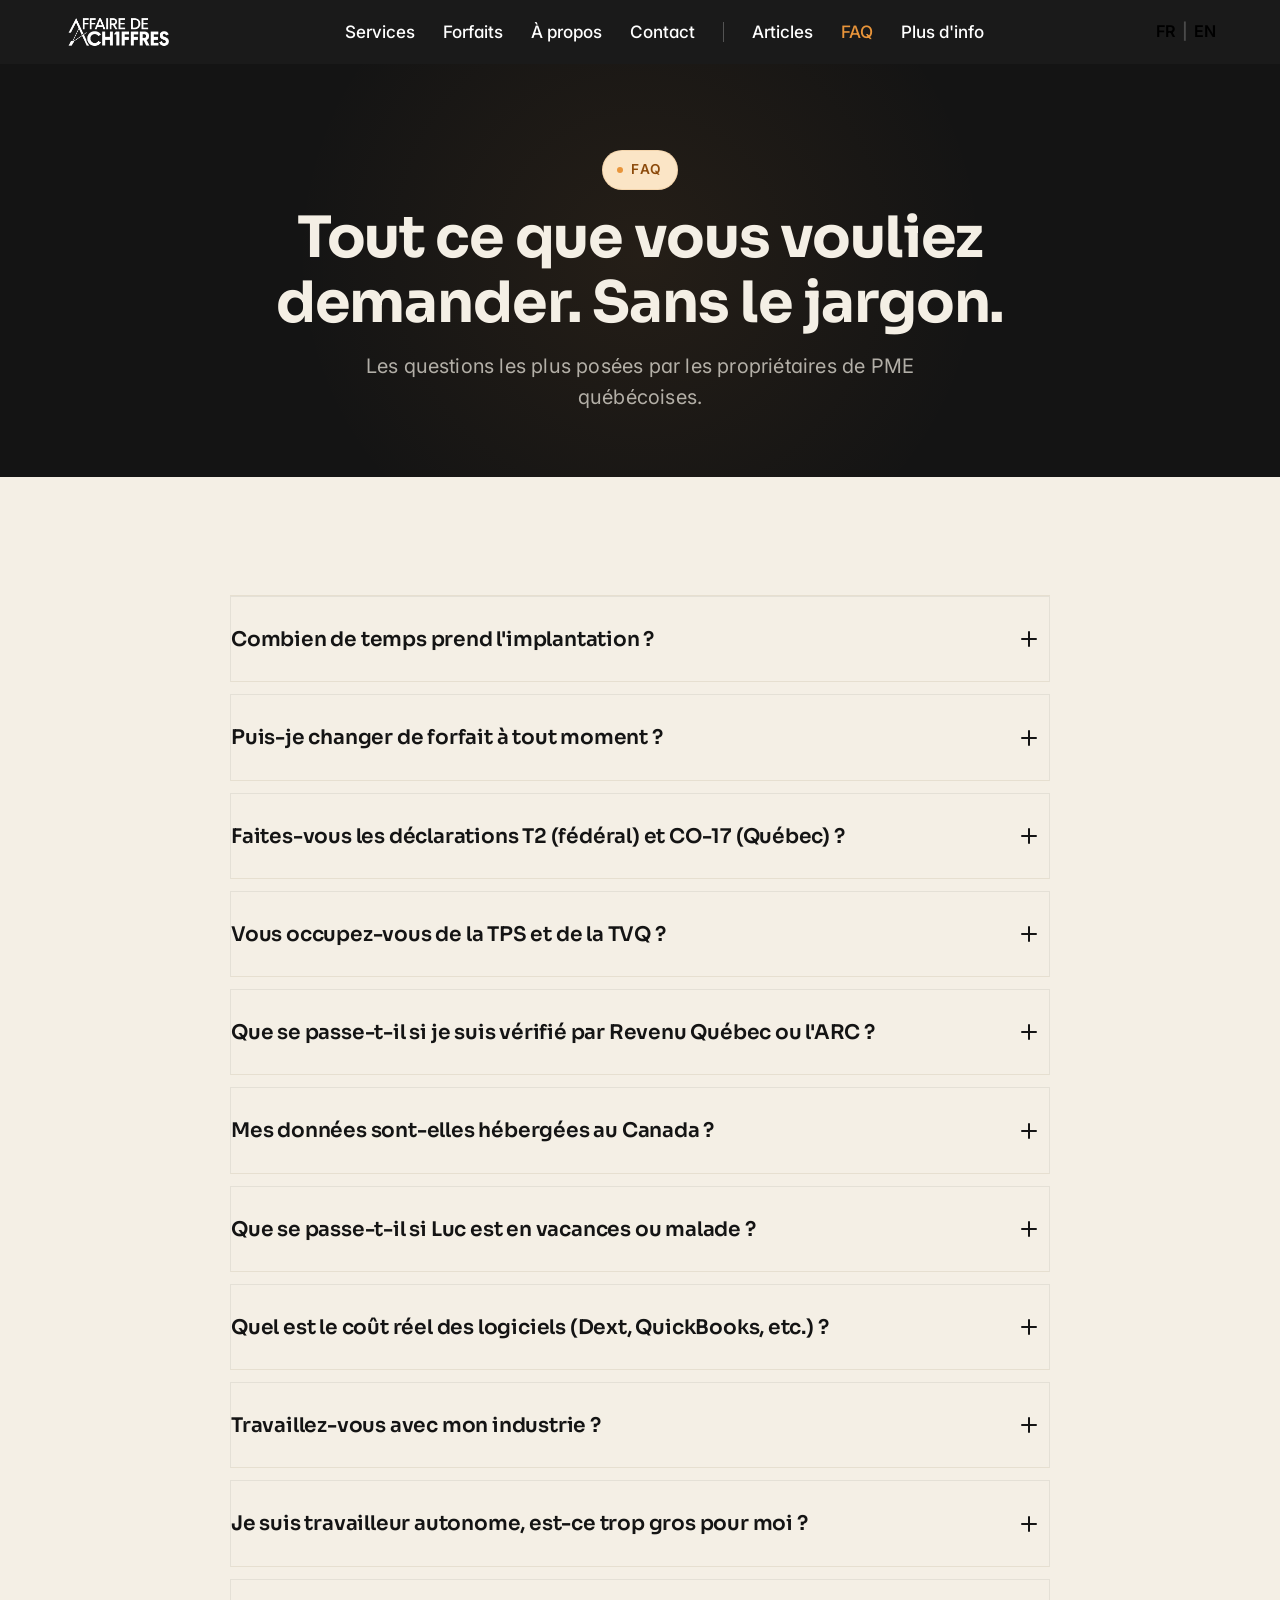
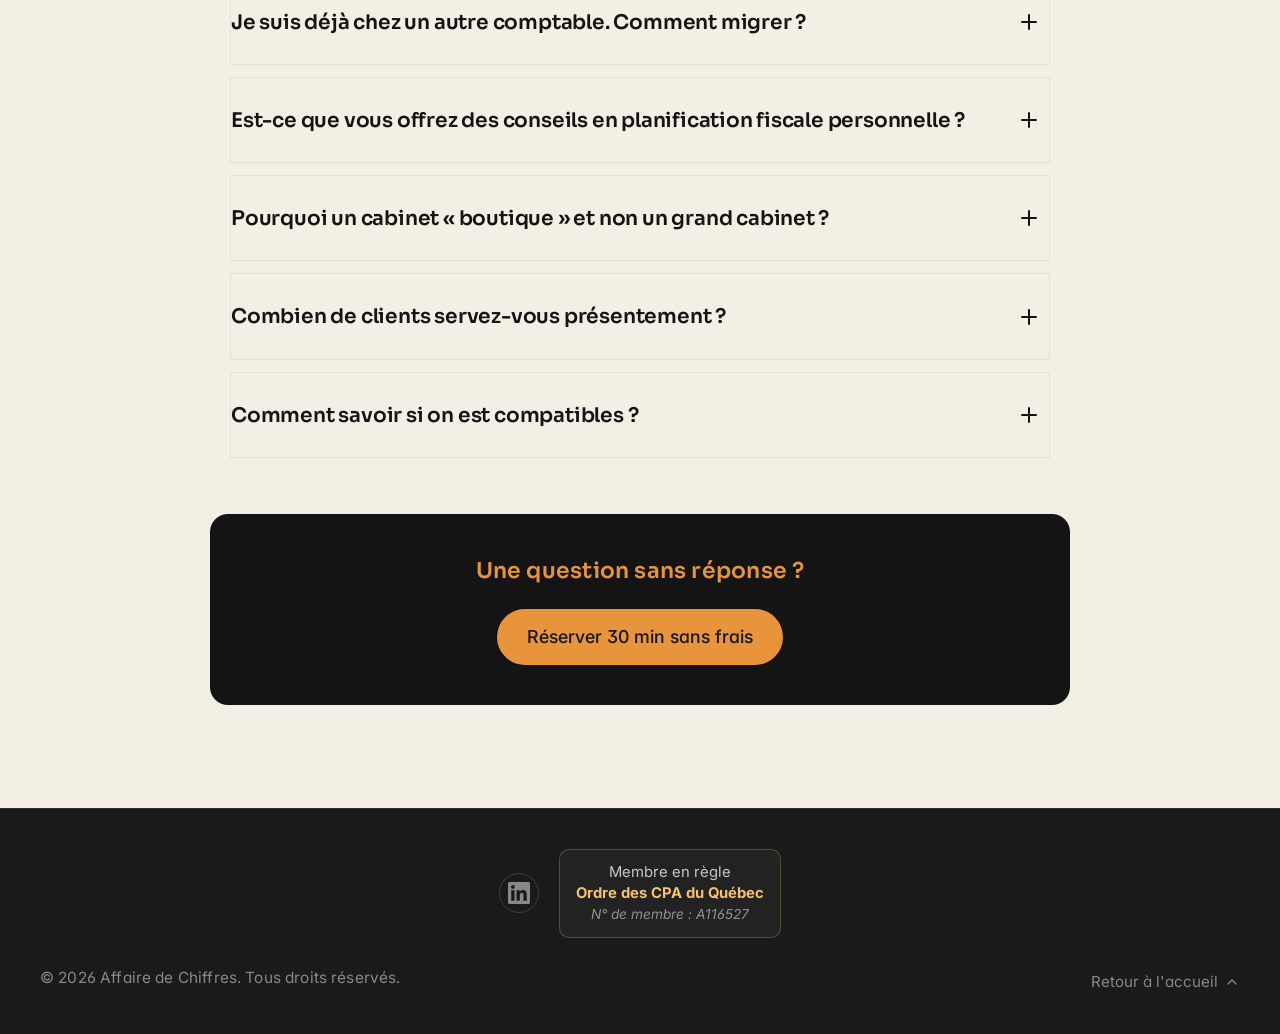
<file: faq.html>
<!DOCTYPE html>
<html lang="fr">
<head>
  <meta charset="UTF-8">
  <meta name="viewport" content="width=device-width, initial-scale=1.0">

  <!-- Google Analytics 4 -->
  <script async src="https://www.googletagmanager.com/gtag/js?id=G-VJ7J8CYD5E"></script>
  <script>
    window.dataLayer = window.dataLayer || [];
    function gtag(){dataLayer.push(arguments);}
    gtag('js', new Date());
    gtag('config', 'G-VJ7J8CYD5E');
  </script>

  <title>FAQ | Affaire de Chiffres — CPA Montréal</title>

  <meta name="description" content="Foire aux questions — Affaire de Chiffres, cabinet CPA à Montréal. Réponses aux questions sur nos forfaits, l'implantation, la sécurité des données et la migration.">
  <meta name="robots" content="index, follow">
  <link rel="canonical" href="https://affairedechiffres.com/faq.html">

  <meta property="og:type" content="website">
  <meta property="og:site_name" content="Affaire de Chiffres">
  <meta property="og:locale" content="fr_CA">
  <meta property="og:title" content="FAQ | Affaire de Chiffres">
  <meta property="og:description" content="Réponses aux questions les plus fréquentes des propriétaires de PME québécoises.">
  <meta property="og:url" content="https://affairedechiffres.com/faq.html">
  <meta property="og:image" content="https://affairedechiffres.com/images/Bannière_Linked_In_ADC.png">

  <meta name="theme-color" content="#1A1A1A">

  <link rel="icon" type="image/png" href="images/Logo_Carré_blanc_v1.png">
  <link rel="apple-touch-icon" sizes="180x180" href="images/Logo_Carré_blanc_v1.png">

  <link rel="preconnect" href="https://fonts.googleapis.com">
  <link rel="preconnect" href="https://fonts.gstatic.com" crossorigin>
  <link href="https://fonts.googleapis.com/css2?family=Inter:wght@300;400;500;600;700&family=Sora:wght@600;700&display=swap" rel="stylesheet">
  <link rel="stylesheet" href="styles.css">

  <style>
    /* ── FAQ sub-page hero ── */
    .subpage-hero {
      background: var(--v2-ink);
      color: #F4EFE5;
      padding: clamp(100px, 13vw, 150px) var(--v2-container-x) clamp(40px, 6vw, 64px);
      text-align: center;
      position: relative;
      overflow: hidden;
    }
    .subpage-hero::before {
      content: '';
      position: absolute;
      top: -20%;
      left: 50%;
      transform: translateX(-50%);
      width: 700px;
      height: 700px;
      background: radial-gradient(circle, rgba(232, 148, 58, 0.08) 0%, transparent 70%);
      pointer-events: none;
    }
    .subpage-hero > * { position: relative; z-index: 1; }
    .subpage-hero .eyebrow { margin: 0 auto 16px; }
    .subpage-hero h1 {
      font-family: 'Sora', sans-serif;
      font-size: clamp(2rem, 4.5vw, 3rem);
      font-weight: 700;
      line-height: 1.15;
      max-width: 760px;
      margin: 0 auto 14px;
      letter-spacing: -0.02em;
    }
    .subpage-hero .subpage-sous-titre {
      font-size: 1.05rem;
      color: rgba(244, 239, 229, 0.7);
      max-width: 560px;
      margin: 0 auto;
      line-height: 1.55;
    }
  </style>
</head>
<body>

  <!-- ============================================
       EN-TÊTE — Navigation
       ============================================ -->
  <header class="nav-header" id="nav-header">
    <nav class="nav-container" role="navigation" aria-label="Navigation principale">
      <a href="index.html" class="nav-logo">
        <img src="images/Logo_Rectangle_blanc_v1.png" alt="Logo Affaire de Chiffres" id="img-logo-nav" class="nav-logo-img" width="160" height="40">
      </a>

      <ul class="nav-links" id="nav-links" role="menubar">
        <li role="none">
          <a href="index.html#services" role="menuitem"><span data-lang="fr">Services</span><span data-lang="en">Services</span></a>
        </li>
        <li role="none">
          <a href="index.html#forfaits" role="menuitem"><span data-lang="fr">Forfaits</span><span data-lang="en">Pricing</span></a>
        </li>
        <li role="none">
          <a href="index.html#a-propos" role="menuitem"><span data-lang="fr">À propos</span><span data-lang="en">About</span></a>
        </li>
        <li role="none">
          <a href="index.html#contact" role="menuitem"><span data-lang="fr">Contact</span><span data-lang="en">Contact</span></a>
        </li>
        <li role="none" class="nav-separateur" aria-hidden="true"></li>
        <li role="none" class="nav-item-externe">
          <a href="articles.html" role="menuitem"><span data-lang="fr">Articles</span><span data-lang="en">Articles</span></a>
        </li>
        <li role="none" class="nav-item-externe">
          <a href="faq.html" role="menuitem" class="nav-lien-actif"><span data-lang="fr">FAQ</span><span data-lang="en">FAQ</span></a>
        </li>
        <li role="none" class="nav-item-externe">
          <a href="plus-info.html" role="menuitem"><span data-lang="fr">Plus d'info</span><span data-lang="en">More info</span></a>
        </li>
      </ul>

      <div class="nav-droite">
        <div class="nav-langue">
          <button type="button" class="btn-langue" id="btn-fr" data-langue="fr" aria-label="Passer en français">FR</button>
          <span class="langue-separateur">|</span>
          <button type="button" class="btn-langue" id="btn-en" data-langue="en" aria-label="Switch to English">EN</button>
        </div>
        <button type="button" class="hamburger" id="hamburger" aria-label="Ouvrir le menu" aria-expanded="false" aria-controls="nav-links">
          <span class="hamburger-barre"></span>
          <span class="hamburger-barre"></span>
          <span class="hamburger-barre"></span>
        </button>
      </div>
    </nav>
  </header>

  <main id="contenu-principal" role="main">

    <!-- Hero -->
    <section class="subpage-hero">
      <span class="eyebrow">
        <span data-lang="fr">FAQ</span>
        <span data-lang="en">FAQ</span>
      </span>
      <h1>
        <span data-lang="fr">Tout ce que vous vouliez demander. Sans le jargon.</span>
        <span data-lang="en">Everything you wanted to ask. Without the jargon.</span>
      </h1>
      <p class="subpage-sous-titre">
        <span data-lang="fr">Les questions les plus posées par les propriétaires de PME québécoises.</span>
        <span data-lang="en">The most common questions from Quebec SME owners.</span>
      </p>
    </section>

    <!-- FAQ Section -->
    <section id="faq" class="section section-faq" aria-label="Foire aux questions">
      <div class="section-contenu faq-contenu">
        <div class="faq-liste">

          <details class="faq-item">
            <summary class="faq-question">
              <span data-lang="fr">Combien de temps prend l'implantation ?</span>
              <span data-lang="en">How long does onboarding take?</span>
            </summary>
            <div class="faq-reponse">
              <p>
                <span data-lang="fr">Le plan d'action est livré sous 7 jours. La mise en place complète (Dext, conciliations, premier rapport) se fait dans les 30 premiers jours. Vous voyez une vraie différence dès le premier mois.</span>
                <span data-lang="en">The action plan is delivered within 7 days. Full setup (Dext, reconciliations, first report) is completed within the first 30 days. You see a real difference from month one.</span>
              </p>
            </div>
          </details>

          <details class="faq-item">
            <summary class="faq-question">
              <span data-lang="fr">Puis-je changer de forfait à tout moment ?</span>
              <span data-lang="en">Can I change packages at any time?</span>
            </summary>
            <div class="faq-reponse">
              <p>
                <span data-lang="fr">Oui. Tous nos forfaits sont mois par mois, avec 30 jours d'avis pour changer ou résilier. Aucune pénalité, aucun frais caché.</span>
                <span data-lang="en">Yes. All our packages are month-to-month, with 30 days notice to change or cancel. No penalty, no hidden fees.</span>
              </p>
            </div>
          </details>

          <details class="faq-item">
            <summary class="faq-question">
              <span data-lang="fr">Faites-vous les déclarations T2 (fédéral) et CO-17 (Québec) ?</span>
              <span data-lang="en">Do you file T2 (federal) and CO-17 (Quebec) tax returns?</span>
            </summary>
            <div class="faq-reponse">
              <p>
                <span data-lang="fr">Oui. Les déclarations T2 et CO-17 sont incluses dans les forfaits Complet et Premium. Pour les autres, c'est disponible en mandat ponctuel.</span>
                <span data-lang="en">Yes. T2 and CO-17 returns are included in the Complete and Premium packages. They are also available as one-time engagements for other clients.</span>
              </p>
            </div>
          </details>

          <details class="faq-item">
            <summary class="faq-question">
              <span data-lang="fr">Vous occupez-vous de la TPS et de la TVQ ?</span>
              <span data-lang="en">Do you handle GST and QST filings?</span>
            </summary>
            <div class="faq-reponse">
              <p>
                <span data-lang="fr">Oui, les déclarations TPS/TVQ (mensuelles, trimestrielles ou annuelles selon votre situation) sont incluses dans les forfaits Complet et Premium.</span>
                <span data-lang="en">Yes, GST/QST filings (monthly, quarterly, or annual depending on your situation) are included in the Complete and Premium packages.</span>
              </p>
            </div>
          </details>

          <details class="faq-item">
            <summary class="faq-question">
              <span data-lang="fr">Que se passe-t-il si je suis vérifié par Revenu Québec ou l'ARC ?</span>
              <span data-lang="en">What happens if I'm audited by Revenu Québec or the CRA?</span>
            </summary>
            <div class="faq-reponse">
              <p>
                <span data-lang="fr">Nous vous accompagnons gratuitement dans la préparation des documents demandés et nous assurons la liaison avec les autorités fiscales pour les périodes que nous avons traitées. Vous n'êtes jamais seul devant un avis de cotisation.</span>
                <span data-lang="en">We support you free of charge in preparing the requested documents and act as your liaison with tax authorities for the periods we handled. You're never alone facing a notice of assessment.</span>
              </p>
            </div>
          </details>

          <details class="faq-item">
            <summary class="faq-question">
              <span data-lang="fr">Mes données sont-elles hébergées au Canada ?</span>
              <span data-lang="en">Is my data hosted in Canada?</span>
            </summary>
            <div class="faq-reponse">
              <p>
                <span data-lang="fr">Oui. Toutes vos données financières sont chiffrées de bout en bout et hébergées sur des serveurs canadiens, conformément à la Loi 25 du Québec. L'authentification à deux facteurs (2FA) est activée par défaut.</span>
                <span data-lang="en">Yes. All your financial data is end-to-end encrypted and hosted on Canadian servers, in accordance with Quebec's Law 25. Two-factor authentication (2FA) is enabled by default.</span>
              </p>
            </div>
          </details>

          <details class="faq-item">
            <summary class="faq-question">
              <span data-lang="fr">Que se passe-t-il si Luc est en vacances ou malade ?</span>
              <span data-lang="en">What if Luc is on vacation or sick?</span>
            </summary>
            <div class="faq-reponse">
              <p>
                <span data-lang="fr">Nos systèmes sont automatisés (conciliations, rapports, alertes) ce qui garantit la continuité. Pour les périodes critiques (fin de mois, déclarations), une couverture est planifiée à l'avance. Votre garantie de réponse en 24 h reste en vigueur en tout temps.</span>
                <span data-lang="en">Our systems are automated (reconciliations, reports, alerts) which guarantees continuity. For critical periods (month-end, filings), coverage is planned in advance. Your 24h response guarantee remains in effect at all times.</span>
              </p>
            </div>
          </details>

          <details class="faq-item">
            <summary class="faq-question">
              <span data-lang="fr">Quel est le coût réel des logiciels (Dext, QuickBooks, etc.) ?</span>
              <span data-lang="en">What's the real cost of the software (Dext, QuickBooks, etc.)?</span>
            </summary>
            <div class="faq-reponse">
              <p>
                <span data-lang="fr">Comptez environ 80 à 150 $/mois selon la combinaison choisie. Nous négocions les meilleurs tarifs partenaires et vous indiquons toujours le coût total tout inclus avant signature. Aucune surprise.</span>
                <span data-lang="en">Plan for approximately $80–$150/month depending on the combination chosen. We negotiate the best partner rates and always show you the all-in total cost before signing. No surprises.</span>
              </p>
            </div>
          </details>

          <details class="faq-item">
            <summary class="faq-question">
              <span data-lang="fr">Travaillez-vous avec mon industrie ?</span>
              <span data-lang="en">Do you work with my industry?</span>
            </summary>
            <div class="faq-reponse">
              <p>
                <span data-lang="fr">Nous accompagnons des PME en e-commerce, restauration, services professionnels (avocats, ingénieurs, consultants), SaaS et commerce de détail. Notre approche tech-first s'adapte à toute structure de 1 à 25 employés.</span>
                <span data-lang="en">We work with SMEs in e-commerce, restaurants, professional services (lawyers, engineers, consultants), SaaS and retail. Our tech-first approach adapts to any business with 1 to 25 employees.</span>
              </p>
            </div>
          </details>

          <details class="faq-item">
            <summary class="faq-question">
              <span data-lang="fr">Je suis travailleur autonome, est-ce trop gros pour moi ?</span>
              <span data-lang="en">I'm self-employed, is this too much for me?</span>
            </summary>
            <div class="faq-reponse">
              <p>
                <span data-lang="fr">Pas du tout. Le forfait Démarrage (à partir de 750 $ unique) est conçu exactement pour ça : structurer votre comptabilité de travailleur autonome, optimiser vos déductions et préparer vos déclarations TP1/T1.</span>
                <span data-lang="en">Not at all. The Starter Package (from $750 one-time) is built exactly for this: structuring your self-employment accounting, optimizing your deductions and preparing your TP1/T1 returns.</span>
              </p>
            </div>
          </details>

          <details class="faq-item">
            <summary class="faq-question">
              <span data-lang="fr">Je suis déjà chez un autre comptable. Comment migrer ?</span>
              <span data-lang="en">I'm already with another accountant. How do I switch?</span>
            </summary>
            <div class="faq-reponse">
              <p>
                <span data-lang="fr">Nous gérons la transition de A à Z : récupération des dossiers, transfert des accès, lettre de courtoisie à votre ancien cabinet et continuité parfaite. Aucune interruption de vos déclarations en cours.</span>
                <span data-lang="en">We handle the transition from A to Z: file retrieval, access transfer, courtesy letter to your former firm and seamless continuity. No interruption to your ongoing filings.</span>
              </p>
            </div>
          </details>

          <details class="faq-item">
            <summary class="faq-question">
              <span data-lang="fr">Est-ce que vous offrez des conseils en planification fiscale personnelle ?</span>
              <span data-lang="en">Do you offer personal tax planning advice?</span>
            </summary>
            <div class="faq-reponse">
              <p>
                <span data-lang="fr">Oui. Optimisation rémunération salaire/dividendes, REER, CELI, gain en capital, transmission d'entreprise — tout est sur la table pour les propriétaires de PME et leurs proches.</span>
                <span data-lang="en">Yes. Salary/dividend optimization, RRSP, TFSA, capital gains, business succession — everything is on the table for SME owners and their families.</span>
              </p>
            </div>
          </details>

          <details class="faq-item">
            <summary class="faq-question">
              <span data-lang="fr">Pourquoi un cabinet « boutique » et non un grand cabinet ?</span>
              <span data-lang="en">Why a "boutique" firm rather than a large firm?</span>
            </summary>
            <div class="faq-reponse">
              <p>
                <span data-lang="fr">Un cabinet « boutique » comme le nôtre offre un service personnalisé : vous parlez directement à Luc Pilon, CPA, CA, votre interlocuteur unique du début à la fin de votre dossier. Notre tarification est publiée et nous fonctionnons mois par mois, sans engagement long terme.</span>
                <span data-lang="en">A "boutique" firm like ours offers personalized service: you speak directly with Luc Pilon, CPA, CA, your single point of contact from start to finish of your file. Our pricing is published and we operate month-to-month, with no long-term commitment.</span>
              </p>
            </div>
          </details>

          <details class="faq-item">
            <summary class="faq-question">
              <span data-lang="fr">Combien de clients servez-vous présentement ?</span>
              <span data-lang="en">How many clients do you currently serve?</span>
            </summary>
            <div class="faq-reponse">
              <p>
                <span data-lang="fr">Nous gardons délibérément un nombre limité de clients pour offrir un service direct et de haute qualité. C'est un choix, pas une contrainte.</span>
                <span data-lang="en">We deliberately keep a limited number of clients to deliver direct, high-quality service. It's a choice, not a constraint.</span>
              </p>
            </div>
          </details>

          <details class="faq-item">
            <summary class="faq-question">
              <span data-lang="fr">Comment savoir si on est compatibles ?</span>
              <span data-lang="en">How do I know if we're a good fit?</span>
            </summary>
            <div class="faq-reponse">
              <p>
                <span data-lang="fr">Le plus simple : réservez 30 minutes sans frais avec notre équipe. C'est sans engagement, sans présentation commerciale, juste une discussion honnête sur votre situation et vos besoins. Si on n'est pas le bon fit, on vous dira vers qui vous tourner.</span>
                <span data-lang="en">The easiest way: book a 30-minute call at no charge with our team. No commitment, no sales pitch — just an honest conversation about your situation and needs. If we're not the right fit, we'll point you to someone who is.</span>
              </p>
            </div>
          </details>

        </div>

        <!-- CTA en bas de FAQ -->
        <div class="subpage-cta-bas">
          <p>
            <span data-lang="fr">Une question sans réponse ?</span>
            <span data-lang="en">A question without an answer?</span>
          </p>
          <a href="https://outlook.office.com/book/ConsultationGratuite30Minutes@affairedechiffres.com/?ismsaljsauthenabled" target="_blank" rel="noopener noreferrer" class="btn btn-primaire">
            <span data-lang="fr">Réserver 30 min sans frais</span>
            <span data-lang="en">Book a 30 min call at no charge</span>
          </a>
        </div>
      </div>
    </section>

  </main>

  <!-- Footer -->
  <footer class="footer" role="contentinfo">
    <div class="footer-inner">
      <div class="footer-top">
        <div class="footer-social">
          <a href="https://www.linkedin.com/in/affaire-de-chiffres-b327ab3b7/" class="footer-social-lien" aria-label="LinkedIn" target="_blank" rel="noopener noreferrer">
            <svg viewBox="0 0 24 24" fill="currentColor" width="22" height="22" aria-hidden="true">
              <path d="M20.447 20.452h-3.554v-5.569c0-1.328-.027-3.037-1.852-3.037-1.853 0-2.136 1.445-2.136 2.939v5.667H9.351V9h3.414v1.561h.046c.477-.9 1.637-1.85 3.37-1.85 3.601 0 4.267 2.37 4.267 5.455v6.286zM5.337 7.433a2.062 2.062 0 01-2.063-2.065 2.064 2.064 0 112.063 2.065zm1.782 13.019H3.555V9h3.564v11.452zM22.225 0H1.771C.792 0 0 .774 0 1.729v20.542C0 23.227.792 24 1.771 24h20.451C23.2 24 24 23.227 24 22.271V1.729C24 .774 23.2 0 22.222 0h.003z"/>
            </svg>
          </a>
        </div>
        <div class="footer-cpa-lien" aria-label="Membre en règle de l'Ordre des CPA du Québec">
          <span class="footer-cpa-texte">
            <span data-lang="fr">Membre en règle<br><strong>Ordre des CPA du Québec</strong><br><span class="footer-cpa-num">N° de membre : A116527</span></span>
            <span data-lang="en">Member in good standing<br><strong>Ordre des CPA du Québec</strong><br><span class="footer-cpa-num">Member #: A116527</span></span>
          </span>
        </div>
      </div>
      <div class="footer-bottom">
        <p>
          <span data-lang="fr">&copy; 2026 Affaire de Chiffres. Tous droits réservés.</span>
          <span data-lang="en">&copy; 2026 Affaire de Chiffres. All rights reserved.</span>
        </p>
        <a href="index.html#accueil" class="footer-retour-haut">
          <span data-lang="fr">Retour à l'accueil</span>
          <span data-lang="en">Back to home</span>
          <svg viewBox="0 0 24 24" fill="none" stroke="currentColor" stroke-width="2" stroke-linecap="round" stroke-linejoin="round" width="16" height="16" aria-hidden="true">
            <polyline points="18 15 12 9 6 15"/>
          </svg>
        </a>
      </div>
    </div>
  </footer>

  <!-- Inline script: language toggle + hamburger -->
  <script>
  (function () {
    'use strict';
    var langueActive = 'fr';
    var logosParLangue = {
      fr: { nav: 'images/Logo_Rectangle_blanc_v1.png', favicon: 'images/Logo_Carré_blanc_v1.png' },
      en: { nav: 'images/Logo_Rectangle_transparent_EN_v1.png', favicon: 'images/Logo_Square_transparent_EN_v1.png' }
    };
    function appliquerLangue(langue) {
      langueActive = langue;
      var elements = document.querySelectorAll('[data-lang]');
      for (var i = 0; i < elements.length; i++) {
        elements[i].style.display = elements[i].getAttribute('data-lang') === langue ? '' : 'none';
      }
      document.getElementById('btn-fr').classList.toggle('active', langue === 'fr');
      document.getElementById('btn-en').classList.toggle('active', langue === 'en');
      var logoCfg = logosParLangue[langue] || logosParLangue.fr;
      var navLogos = document.querySelectorAll('.nav-logo-img');
      for (var n = 0; n < navLogos.length; n++) navLogos[n].setAttribute('src', logoCfg.nav);
      var favs = document.querySelectorAll('link[rel="icon"], link[rel="apple-touch-icon"]');
      for (var f = 0; f < favs.length; f++) favs[f].setAttribute('href', logoCfg.favicon);
      document.documentElement.lang = langue;
      try { localStorage.setItem('langue-adc', langue); } catch (e) {}
    }
    document.getElementById('btn-fr').addEventListener('click', function () { appliquerLangue('fr'); });
    document.getElementById('btn-en').addEventListener('click', function () { appliquerLangue('en'); });

    var hamburger = document.getElementById('hamburger');
    var navLinks = document.getElementById('nav-links');
    hamburger.addEventListener('click', function () {
      var ouvert = navLinks.classList.toggle('menu-ouvert');
      hamburger.classList.toggle('actif', ouvert);
      hamburger.setAttribute('aria-expanded', ouvert);
    });

    var saved = null;
    try { saved = localStorage.getItem('langue-adc'); } catch (e) {}
    appliquerLangue(saved === 'en' ? 'en' : 'fr');
  })();
  </script>

</body>
</html>
</file>
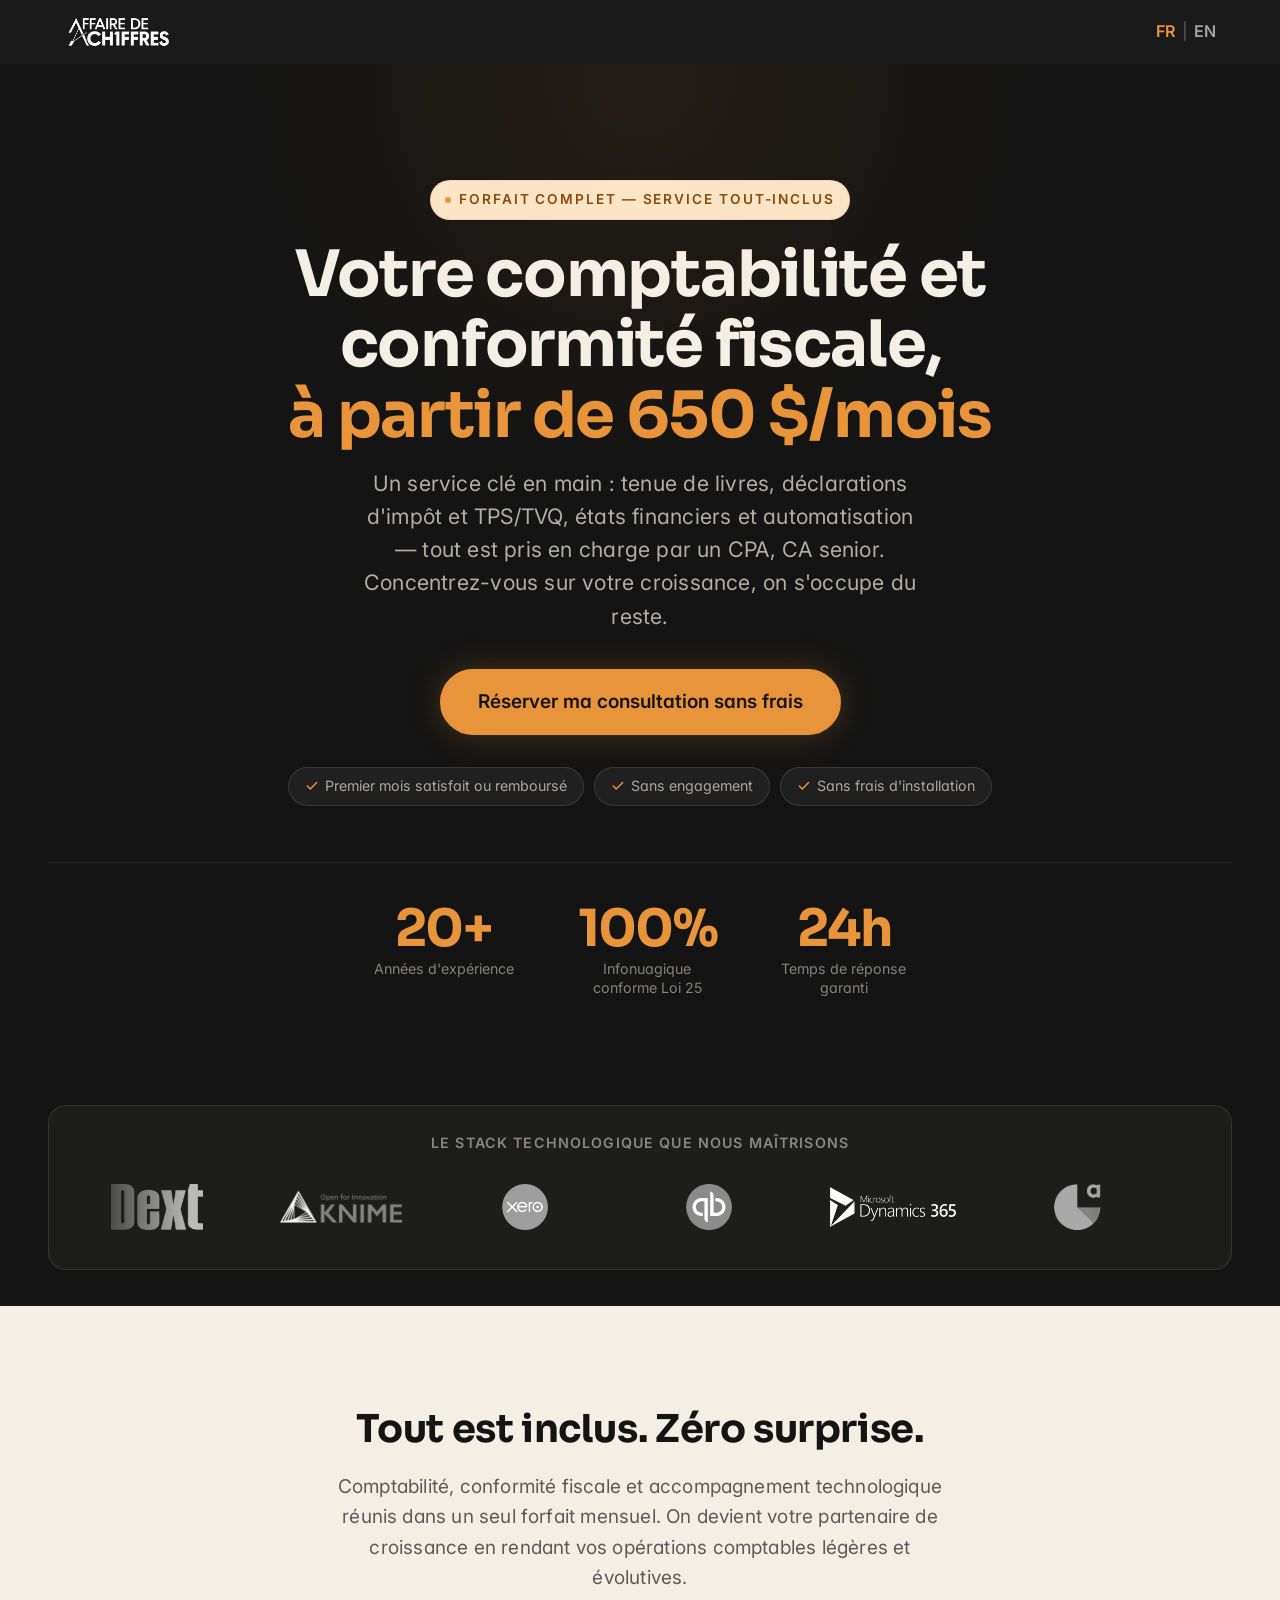
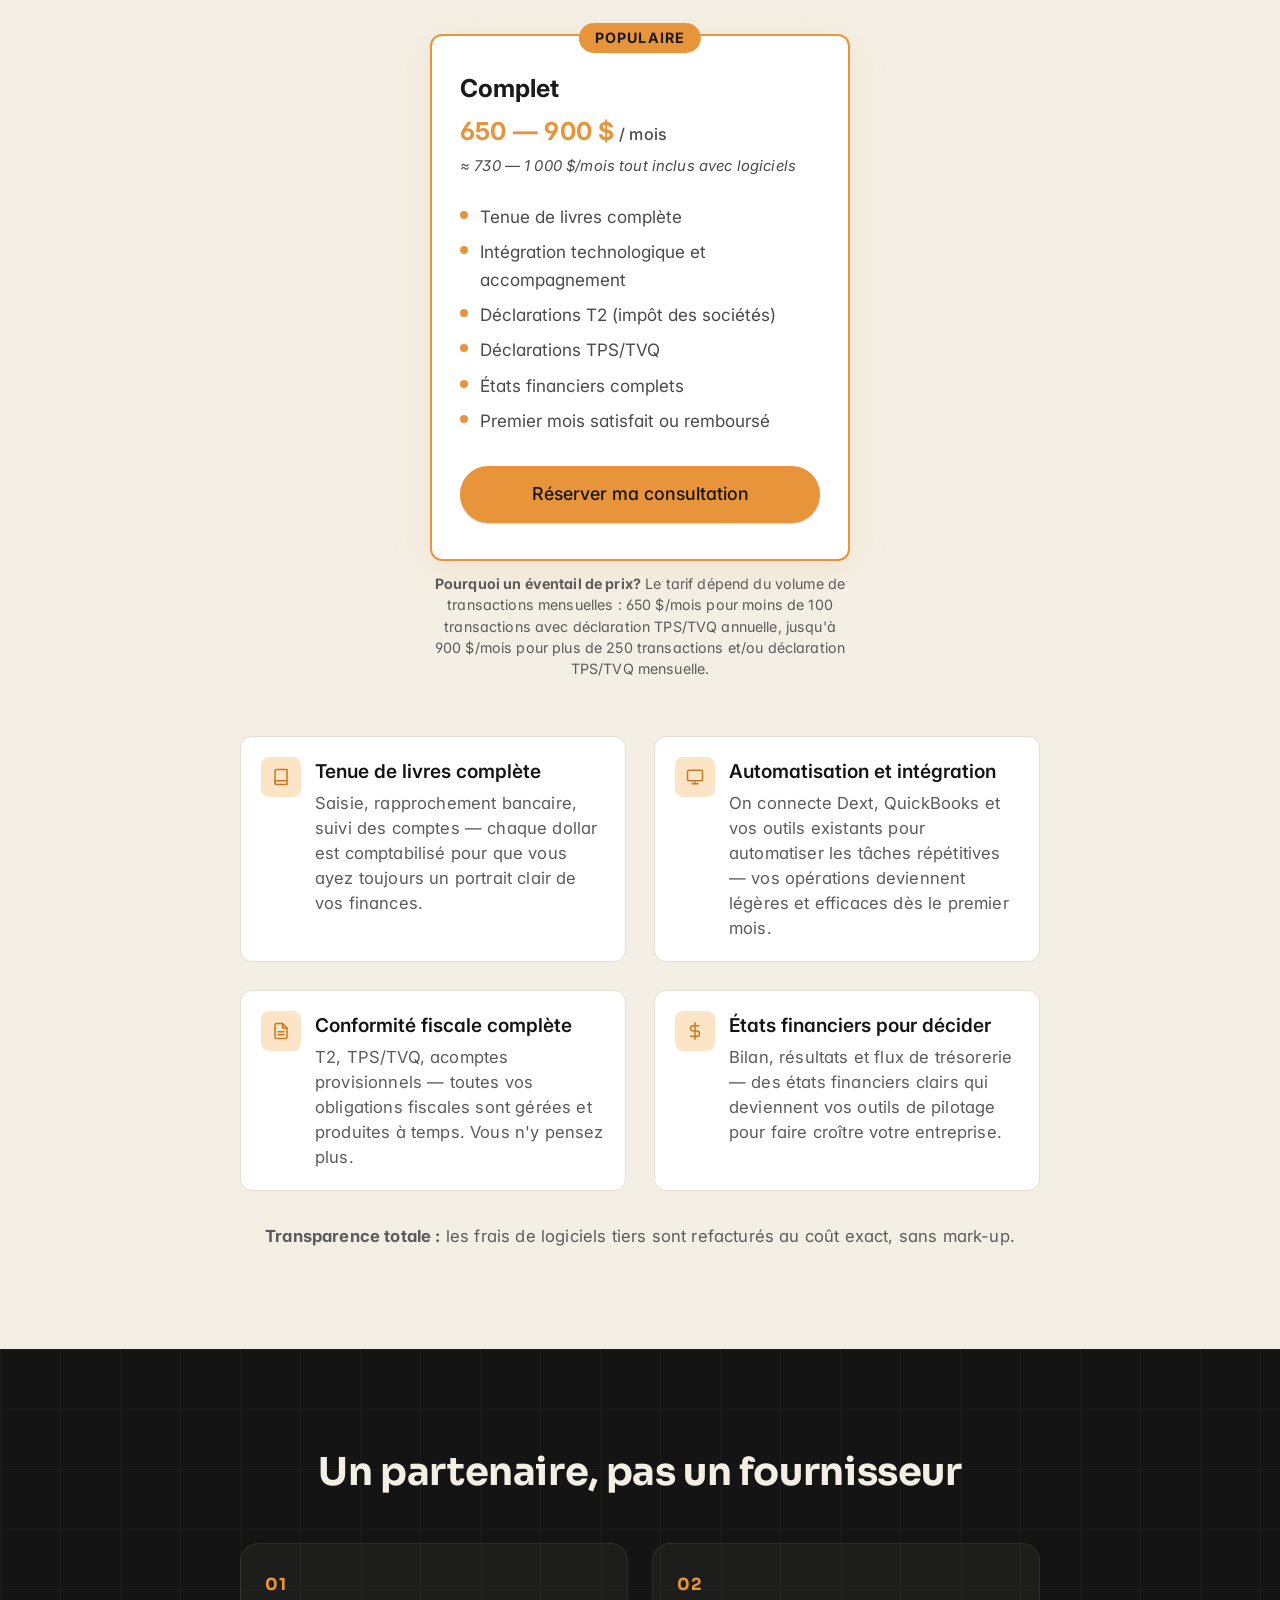
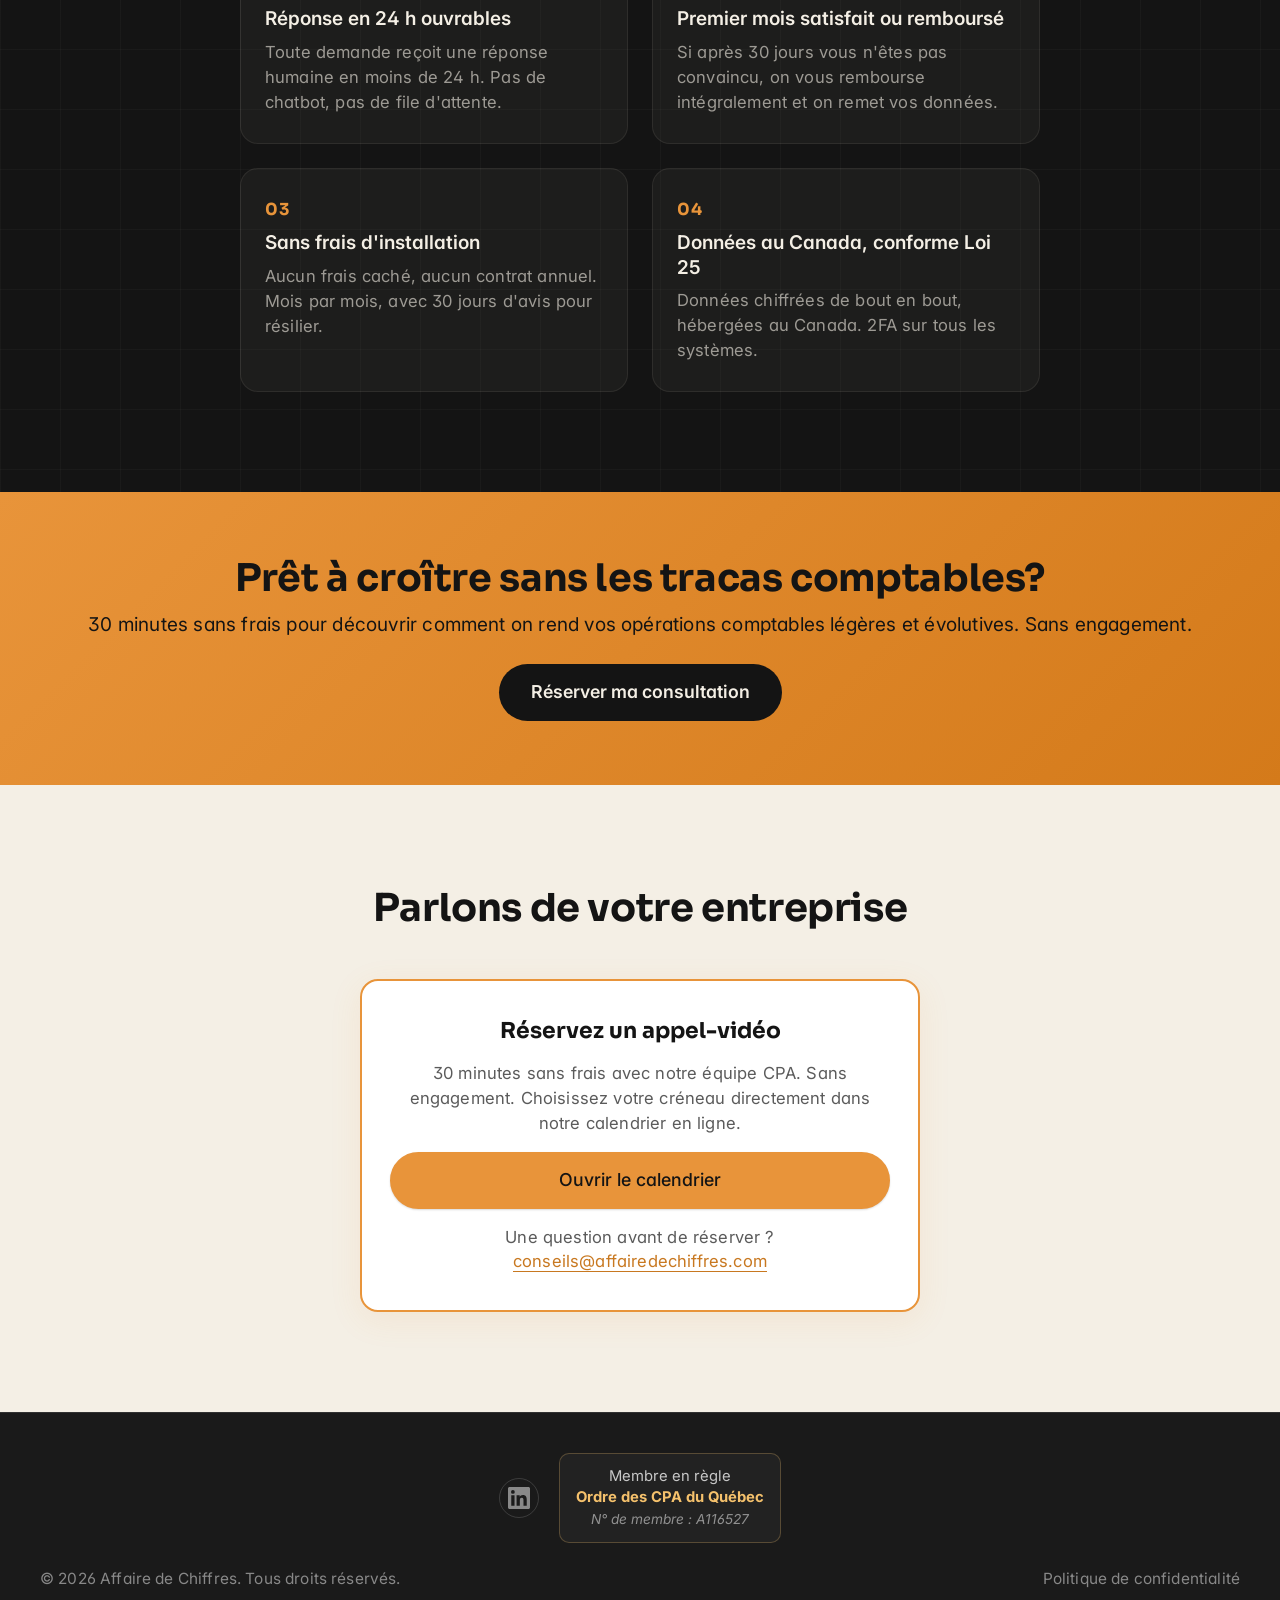
<file: forfait-complet.html>
<!DOCTYPE html>
<html lang="fr">
<head>
  <meta charset="UTF-8">
  <meta name="viewport" content="width=device-width, initial-scale=1.0">

  <!-- Google Analytics 4 -->
  <script async src="https://www.googletagmanager.com/gtag/js?id=G-VJ7J8CYD5E"></script>
  <script>
    window.dataLayer = window.dataLayer || [];
    function gtag(){dataLayer.push(arguments);}
    gtag('js', new Date());
    gtag('config', 'G-VJ7J8CYD5E');
  </script>

  <title>Forfait Complet | Affaire de Chiffres — CPA Montréal</title>

  <meta name="description" content="Forfait comptable complet dès 650 $/mois : tenue de livres, déclarations T2, TPS/TVQ, états financiers et intégration technologique. Premier mois satisfait ou remboursé.">
  <meta name="robots" content="noindex, nofollow">

  <!-- Open Graph — pour partage social par les affiliés -->
  <meta property="og:type" content="website">
  <meta property="og:site_name" content="Affaire de Chiffres">
  <meta property="og:locale" content="fr_CA">
  <meta property="og:title" content="Forfait Complet dès 650 $/mois | Affaire de Chiffres CPA">
  <meta property="og:description" content="Comptabilité complète pour PME : tenue de livres, déclarations fiscales, états financiers et accompagnement technologique. Premier mois satisfait ou remboursé.">
  <meta property="og:url" content="https://affairedechiffres.com/forfait-complet.html">
  <meta property="og:image" content="https://affairedechiffres.com/images/Bannière_Linked_In_ADC.png">

  <!-- Twitter Card -->
  <meta name="twitter:card" content="summary_large_image">
  <meta name="twitter:title" content="Forfait Complet dès 650 $/mois | Affaire de Chiffres CPA">
  <meta name="twitter:description" content="Comptabilité complète pour PME : tenue de livres, déclarations fiscales, états financiers. Premier mois satisfait ou remboursé.">
  <meta name="twitter:image" content="https://affairedechiffres.com/images/Bannière_Linked_In_ADC.png">

  <meta name="theme-color" content="#1A1A1A">

  <link rel="icon" type="image/png" href="images/Logo_Carré_blanc_v1.png">
  <link rel="apple-touch-icon" sizes="180x180" href="images/Logo_Carré_blanc_v1.png">

  <link rel="preconnect" href="https://fonts.googleapis.com">
  <link rel="preconnect" href="https://fonts.gstatic.com" crossorigin>
  <link href="https://fonts.googleapis.com/css2?family=Inter:wght@300;400;500;600;700&family=Sora:wght@600;700&display=swap" rel="stylesheet">
  <link rel="stylesheet" href="styles.css">

  <style>
    /* ── Landing page overrides ── */

    /* Hide main-site nav links & hamburger */
    .nav-links, .hamburger { display: none !important; }
    .nav-container { justify-content: space-between; }

    /* ── Hero entrance animations (immediate on load) ── */
    @keyframes lpFadeUp {
      from { opacity: 0; transform: translateY(28px); }
      to   { opacity: 1; transform: translateY(0); }
    }
    .lp-hero .lp-hero-anim {
      opacity: 0;
      transform: translateY(28px);
      animation: lpFadeUp 0.8s cubic-bezier(0.16, 1, 0.3, 1) forwards;
    }
    .lp-hero-d1 { animation-delay: 0.1s !important; }
    .lp-hero-d2 { animation-delay: 0.2s !important; }
    .lp-hero-d3 { animation-delay: 0.3s !important; }
    .lp-hero-d4 { animation-delay: 0.4s !important; }
    .lp-hero-d5 { animation-delay: 0.5s !important; }
    .lp-hero-d6 { animation-delay: 0.6s !important; }

    /* ── Hero — dark with radial glow ── */
    .lp-hero {
      background: var(--v2-ink);
      color: #F4EFE5;
      padding: clamp(120px, 15vw, 180px) var(--v2-container-x) clamp(48px, 6vw, 72px);
      text-align: center;
      position: relative;
      overflow: hidden;
    }
    /* Subtle radial amber glow behind hero */
    .lp-hero::before {
      content: '';
      position: absolute;
      top: -30%;
      left: 50%;
      transform: translateX(-50%);
      width: 800px;
      height: 800px;
      background: radial-gradient(circle, rgba(232, 148, 58, 0.08) 0%, transparent 70%);
      pointer-events: none;
    }
    .lp-hero > * { position: relative; z-index: 1; }
    .lp-hero .eyebrow {
      margin: 0 auto 20px;
    }
    .lp-hero h1 {
      font-family: 'Sora', sans-serif;
      font-size: clamp(2.25rem, 5vw, 3.75rem);
      font-weight: 700;
      line-height: 1.1;
      max-width: 780px;
      margin: 0 auto 16px;
      letter-spacing: -0.02em;
    }
    .lp-hero h1 .lp-accent {
      color: var(--v2-accent);
    }
    .lp-hero .lp-subtitle {
      font-size: var(--v2-text-lg);
      color: rgba(244, 239, 229, 0.7);
      max-width: 560px;
      margin: 0 auto 36px;
      line-height: 1.55;
    }
    .lp-hero .btn-primaire {
      padding: 16px 36px;
      font-size: 1rem;
      font-weight: 600;
      border-radius: var(--v2-radius-pill);
      box-shadow: 0 0 32px rgba(232, 148, 58, 0.25);
    }
    .lp-hero .btn-primaire:hover {
      box-shadow: 0 0 48px rgba(232, 148, 58, 0.4);
    }
    .lp-trust-pills {
      display: flex;
      flex-wrap: wrap;
      justify-content: center;
      gap: 10px;
      margin-top: 32px;
    }
    .lp-trust-pill {
      display: inline-flex;
      align-items: center;
      gap: 6px;
      background: rgba(244, 239, 229, 0.06);
      border: 1px solid rgba(244, 239, 229, 0.12);
      border-radius: var(--v2-radius-pill);
      padding: 7px 16px;
      font-size: var(--v2-text-xs);
      color: rgba(244, 239, 229, 0.65);
    }
    .lp-trust-pill svg { flex-shrink: 0; color: var(--v2-accent); }

    /* ── Hero stats bar (Ramp-style big numbers) ── */
    .lp-stats-bar {
      display: flex;
      justify-content: center;
      gap: clamp(24px, 5vw, 64px);
      margin-top: 56px;
      padding-top: 40px;
      border-top: 1px solid rgba(244, 239, 229, 0.08);
    }
    .lp-stat {
      text-align: center;
    }
    .lp-stat-number {
      font-family: 'Sora', sans-serif;
      font-size: clamp(2rem, 4vw, 3rem);
      font-weight: 700;
      color: var(--v2-accent);
      line-height: 1;
      letter-spacing: -0.03em;
    }
    .lp-stat-label {
      font-size: var(--v2-text-xs);
      color: rgba(244, 239, 229, 0.5);
      margin-top: 6px;
      line-height: 1.3;
    }

    /* ── Social proof carousel strip (dark) ── */
    .lp-social-proof {
      background: var(--v2-ink);
      padding: 36px var(--v2-container-x);
      text-align: center;
    }
    .lp-social-proof .hero-outils-wall {
      max-width: var(--v2-container-max);
      margin: 0 auto;
    }
    .lp-social-proof .outils-surtitre {
      font-size: var(--v2-text-xs);
      font-weight: 600;
      text-transform: uppercase;
      letter-spacing: 0.08em;
      color: rgba(244, 239, 229, 0.5);
      margin-bottom: 16px;
    }

    /* ── Forfait detail — cream section ── */
    .lp-details {
      background: var(--v2-cream);
      padding: clamp(64px, 8vw, 100px) var(--v2-container-x);
    }
    .lp-details-inner {
      max-width: var(--v2-container-max);
      margin: 0 auto;
    }
    .lp-details h2 {
      font-family: 'Sora', sans-serif;
      font-size: var(--v2-display-3);
      font-weight: 700;
      text-align: center;
      margin-bottom: 40px;
      color: var(--v2-ink);
    }
    .lp-forfait-center {
      max-width: 420px;
      margin: 0 auto 56px;
    }
    /* Vedette card glow effect */
    .lp-forfait-center .carte-forfait-vedette {
      box-shadow: 0 8px 40px rgba(232, 148, 58, 0.12);
      transition: transform 0.4s cubic-bezier(0.16, 1, 0.3, 1), box-shadow 0.4s ease;
    }
    .lp-forfait-center .carte-forfait-vedette:hover {
      transform: translateY(-6px);
      box-shadow: 0 16px 56px rgba(232, 148, 58, 0.2);
    }
    .lp-features-grid {
      display: grid;
      grid-template-columns: 1fr;
      gap: 28px;
      max-width: 800px;
      margin: 0 auto;
    }
    @media (min-width: 600px) {
      .lp-features-grid { grid-template-columns: 1fr 1fr; }
    }
    .lp-feature-item {
      display: flex;
      gap: 14px;
      align-items: flex-start;
      padding: 20px;
      border-radius: var(--v2-radius-sm);
      background: var(--v2-surface);
      border: 1px solid var(--v2-line);
      transition: border-color 0.3s, box-shadow 0.3s;
    }
    .lp-feature-item:hover {
      border-color: var(--v2-accent);
      box-shadow: 0 4px 20px rgba(232, 148, 58, 0.08);
    }
    .lp-feature-icon {
      flex-shrink: 0;
      width: 40px;
      height: 40px;
      background: var(--v2-accent-soft);
      border-radius: var(--v2-radius-xs);
      display: flex;
      align-items: center;
      justify-content: center;
      color: var(--v2-accent-dark);
    }
    .lp-feature-item h4 {
      font-size: var(--v2-text-base);
      font-weight: 600;
      color: var(--v2-ink);
      margin: 0 0 4px;
    }
    .lp-feature-item p {
      font-size: var(--v2-text-sm);
      color: var(--v2-ink-3);
      margin: 0;
      line-height: 1.5;
    }

    /* ── Guarantees — dark ── */
    .lp-garanties {
      background: var(--v2-ink);
      color: #F4EFE5;
      padding: clamp(64px, 8vw, 100px) var(--v2-container-x);
      position: relative;
      overflow: hidden;
    }
    /* Subtle grid pattern */
    .lp-garanties::before {
      content: '';
      position: absolute;
      inset: 0;
      background-image:
        linear-gradient(rgba(244,239,229,0.03) 1px, transparent 1px),
        linear-gradient(90deg, rgba(244,239,229,0.03) 1px, transparent 1px);
      background-size: 60px 60px;
      pointer-events: none;
    }
    .lp-garanties > * { position: relative; z-index: 1; }
    .lp-garanties-inner {
      max-width: var(--v2-container-max);
      margin: 0 auto;
    }
    .lp-garanties h2 {
      font-family: 'Sora', sans-serif;
      font-size: var(--v2-display-3);
      font-weight: 700;
      text-align: center;
      margin-bottom: 48px;
    }
    .lp-garanties-grid {
      display: grid;
      grid-template-columns: 1fr;
      gap: 24px;
      max-width: 800px;
      margin: 0 auto;
    }
    @media (min-width: 600px) {
      .lp-garanties-grid { grid-template-columns: 1fr 1fr; }
    }
    .lp-garantie-card {
      background: rgba(244, 239, 229, 0.04);
      border: 1px solid rgba(244, 239, 229, 0.08);
      border-radius: var(--v2-radius);
      padding: 28px 24px;
      transition: border-color 0.3s, background 0.3s;
    }
    .lp-garantie-card:hover {
      background: rgba(244, 239, 229, 0.07);
      border-color: rgba(232, 148, 58, 0.3);
    }
    .lp-garantie-card .garantie-numero {
      color: var(--v2-accent);
      font-family: 'Sora', sans-serif;
      font-size: var(--v2-text-sm);
      font-weight: 700;
      margin-bottom: 8px;
    }
    .lp-garantie-card h3 {
      font-size: var(--v2-text-base);
      font-weight: 600;
      margin: 0 0 8px;
      color: #F4EFE5;
    }
    .lp-garantie-card p {
      font-size: var(--v2-text-sm);
      color: rgba(244, 239, 229, 0.6);
      margin: 0;
      line-height: 1.5;
    }

    /* ── CTA banner between sections ── */
    .lp-cta-banner {
      background: linear-gradient(135deg, var(--v2-accent) 0%, #D47A1A 100%);
      color: var(--v2-ink);
      text-align: center;
      padding: clamp(40px, 5vw, 64px) var(--v2-container-x);
    }
    .lp-cta-banner h2 {
      font-family: 'Sora', sans-serif;
      font-size: clamp(1.5rem, 3vw, 2rem);
      font-weight: 700;
      margin: 0 0 8px;
      color: var(--v2-ink);
    }
    .lp-cta-banner p {
      font-size: var(--v2-text-base);
      margin: 0 0 24px;
      opacity: 0.85;
    }
    .lp-cta-banner .btn {
      background: var(--v2-ink);
      color: #F4EFE5;
      border: none;
      border-radius: var(--v2-radius-pill);
      padding: 14px 32px;
      font-weight: 600;
    }
    .lp-cta-banner .btn:hover {
      background: #2a2a2a;
      transform: translateY(-1px);
    }

    /* ── Booking + Contact — cream ── */
    .lp-contact {
      background: var(--v2-cream);
      padding: clamp(64px, 8vw, 100px) var(--v2-container-x);
    }
    .lp-contact-inner {
      max-width: var(--v2-container-max);
      margin: 0 auto;
    }
    .lp-contact h2 {
      font-family: 'Sora', sans-serif;
      font-size: var(--v2-display-3);
      font-weight: 700;
      text-align: center;
      margin-bottom: 48px;
      color: var(--v2-ink);
    }
    .lp-contact-grid {
      display: grid;
      grid-template-columns: 1fr;
      gap: 48px;
      max-width: 900px;
      margin: 0 auto;
    }
    @media (min-width: 700px) {
      .lp-contact-grid { grid-template-columns: 1fr 1fr; }
    }
    /* Layout single-column when only one card (booking-only mode) */
    .lp-contact-grid-single { grid-template-columns: 1fr !important; max-width: 560px; }

    /* Pre-booking card */
    .lp-prebooking-card {
      background: var(--v2-surface);
      border: 2px solid var(--v2-accent);
      border-radius: var(--v2-radius);
      padding: 36px 28px;
      text-align: center;
      display: flex;
      flex-direction: column;
      gap: 16px;
      align-self: start;
      box-shadow: 0 8px 32px rgba(232, 148, 58, 0.1);
    }
    .lp-prebooking-card h3 {
      font-family: 'Sora', sans-serif;
      font-size: 1.15rem;
      font-weight: 700;
      color: var(--v2-ink);
      margin: 0;
    }
    .lp-prebooking-card p {
      font-size: var(--v2-text-sm);
      color: var(--v2-ink-3);
      margin: 0;
      line-height: 1.5;
    }
    .lp-prebooking-card input {
      width: 100%;
      padding: 12px 14px;
      border: 1px solid var(--v2-line);
      border-radius: var(--v2-radius-xs);
      font-family: inherit;
      font-size: var(--v2-text-sm);
      background: var(--v2-cream);
      color: var(--v2-ink);
      box-sizing: border-box;
    }
    .lp-prebooking-card input:focus {
      outline: 2px solid var(--v2-accent);
      outline-offset: 1px;
      border-color: var(--v2-accent);
    }
    .lp-prebooking-card .btn { width: 100%; }
    .lp-prebooking-fallback {
      font-size: 0.82rem;
      color: var(--v2-ink-4);
      margin: 4px 0 0;
    }
    .lp-prebooking-fallback a {
      color: var(--v2-accent-dark, #C97A1F);
      text-decoration: none;
      border-bottom: 1px solid currentColor;
    }
    .lp-prebooking-fallback a:hover { color: var(--v2-accent); }

    /* Contact form card */
    .lp-form-card {
      background: var(--v2-surface);
      border: 1px solid var(--v2-line);
      border-radius: var(--v2-radius);
      padding: 36px 28px;
    }
    .lp-form-card h3 {
      font-family: 'Sora', sans-serif;
      font-size: 1.15rem;
      font-weight: 700;
      color: var(--v2-ink);
      margin: 0 0 20px;
    }
    .lp-champ {
      margin-bottom: 16px;
    }
    .lp-champ label {
      display: block;
      font-size: var(--v2-text-sm);
      font-weight: 500;
      color: var(--v2-ink-2);
      margin-bottom: 4px;
    }
    .lp-champ input,
    .lp-champ textarea {
      width: 100%;
      padding: 12px 14px;
      border: 1px solid var(--v2-line);
      border-radius: var(--v2-radius-xs);
      font-family: inherit;
      font-size: var(--v2-text-sm);
      background: var(--v2-cream);
      color: var(--v2-ink);
      box-sizing: border-box;
    }
    .lp-champ input:focus,
    .lp-champ textarea:focus {
      outline: 2px solid var(--v2-accent);
      outline-offset: 1px;
      border-color: var(--v2-accent);
    }
    .lp-champ textarea { resize: vertical; }
    .lp-consent {
      display: flex;
      align-items: flex-start;
      gap: 8px;
      margin: 16px 0;
      font-size: var(--v2-text-xs);
      color: var(--v2-ink-3);
      line-height: 1.45;
    }
    .lp-consent input[type="checkbox"] {
      margin-top: 2px;
      flex-shrink: 0;
    }
    .lp-form-card .btn { width: 100%; margin-top: 8px; }

    /* Footer override — minimal */
    .lp-footer .footer-inner { max-width: var(--v2-container-max); }

    /* ── Reduce motion for accessibility ── */
    @media (prefers-reduced-motion: reduce) {
      .lp-hero .lp-hero-anim { opacity: 1; transform: none; animation: none !important; }
    }
  </style>
</head>
<body>

  <!-- ============================================
       NAV MINIMAL — Logo + FR/EN
       ============================================ -->
  <header class="nav-header" id="nav-header">
    <nav class="nav-container" role="navigation" aria-label="Navigation">
      <a href="index.html" class="nav-logo">
        <img src="images/Logo_Rectangle_blanc_v1.png" alt="Logo Affaire de Chiffres" class="nav-logo-img" width="160" height="40">
      </a>
      <div class="nav-droite">
        <div class="nav-langue">
          <button type="button" class="btn-langue" id="btn-fr" data-langue="fr" aria-label="Passer en français">FR</button>
          <span class="langue-separateur">|</span>
          <button type="button" class="btn-langue" id="btn-en" data-langue="en" aria-label="Switch to English">EN</button>
        </div>
      </div>
    </nav>
  </header>

  <!-- ============================================
       HERO — Dark, centered, Ramp-inspired
       ============================================ -->
  <section class="lp-hero">
    <span class="eyebrow lp-hero-anim lp-hero-d1">
      <span data-lang="fr">Forfait Complet — Service tout-inclus</span>
      <span data-lang="en">Complete Package — All-inclusive service</span>
    </span>
    <h1 class="lp-hero-anim lp-hero-d2">
      <span data-lang="fr">Votre comptabilité et conformité fiscale,<br><span class="lp-accent">à partir de 650&nbsp;$/mois</span></span>
      <span data-lang="en">Your accounting and tax compliance,<br><span class="lp-accent">starting at $650/month</span></span>
    </h1>
    <p class="lp-subtitle lp-hero-anim lp-hero-d3">
      <span data-lang="fr">Un service clé en main : tenue de livres, déclarations d'impôt et TPS/TVQ, états financiers et automatisation — tout est pris en charge par un CPA, CA senior. Concentrez-vous sur votre croissance, on s'occupe du reste.</span>
      <span data-lang="en">A turnkey service: bookkeeping, tax returns and GST/QST, financial statements and automation — all handled by a senior CPA, CA. Focus on growing your business, we handle the rest.</span>
    </p>
    <div class="lp-hero-anim lp-hero-d4">
      <a href="#lp-booking" class="btn btn-primaire">
        <span data-lang="fr">Réserver ma consultation sans frais</span>
        <span data-lang="en">Book my free consultation</span>
      </a>
    </div>
    <div class="lp-trust-pills lp-hero-anim lp-hero-d5">
      <span class="lp-trust-pill">
        <svg width="14" height="14" viewBox="0 0 24 24" fill="none" stroke="currentColor" stroke-width="2.5" stroke-linecap="round" stroke-linejoin="round"><polyline points="20 6 9 17 4 12"/></svg>
        <span data-lang="fr">Premier mois satisfait ou remboursé</span>
        <span data-lang="en">First month money-back guarantee</span>
      </span>
      <span class="lp-trust-pill">
        <svg width="14" height="14" viewBox="0 0 24 24" fill="none" stroke="currentColor" stroke-width="2.5" stroke-linecap="round" stroke-linejoin="round"><polyline points="20 6 9 17 4 12"/></svg>
        <span data-lang="fr">Sans engagement</span>
        <span data-lang="en">No commitment</span>
      </span>
      <span class="lp-trust-pill">
        <svg width="14" height="14" viewBox="0 0 24 24" fill="none" stroke="currentColor" stroke-width="2.5" stroke-linecap="round" stroke-linejoin="round"><polyline points="20 6 9 17 4 12"/></svg>
        <span data-lang="fr">Sans frais d'installation</span>
        <span data-lang="en">No setup fees</span>
      </span>
    </div>

    <!-- Stats bar — big numbers like Ramp -->
    <div class="lp-stats-bar lp-hero-anim lp-hero-d6">
      <div class="lp-stat">
        <div class="lp-stat-number" data-count="20">20+</div>
        <div class="lp-stat-label">
          <span data-lang="fr">Années d'expérience</span>
          <span data-lang="en">Years of experience</span>
        </div>
      </div>
      <div class="lp-stat">
        <div class="lp-stat-number">100%</div>
        <div class="lp-stat-label">
          <span data-lang="fr">Infonuagique<br>conforme Loi&nbsp;25</span>
          <span data-lang="en">Cloud-based<br>Law&nbsp;25 compliant</span>
        </div>
      </div>
      <div class="lp-stat">
        <div class="lp-stat-number">24h</div>
        <div class="lp-stat-label">
          <span data-lang="fr">Temps de réponse<br>garanti</span>
          <span data-lang="en">Guaranteed<br>response time</span>
        </div>
      </div>
    </div>
  </section>

  <!-- ── Social proof — tool carousel (identical to main site) ── -->
  <div class="lp-social-proof">
    <div class="hero-outils-wall">
      <p class="outils-surtitre">
        <span data-lang="fr">Le stack technologique que nous maîtrisons</span>
        <span data-lang="en">The tech stack we master</span>
      </p>
      <div class="carrousel-wrapper">
        <div class="carrousel-piste">
          <div class="carrousel-logo"><img src="images/Carrousel/Dext-greyscale.png" alt="Dext" loading="lazy"></div>
          <div class="carrousel-logo"><img src="images/Carrousel/KNIME-greyscale.png" alt="KNIME" loading="lazy"></div>
          <div class="carrousel-logo"><img src="images/Carrousel/Xero-greyscale.png" alt="Xero" loading="lazy"></div>
          <div class="carrousel-logo"><img src="images/Carrousel/QuickBooks-greyscale.png" alt="QuickBooks" loading="lazy"></div>
          <div class="carrousel-logo"><img src="images/Carrousel/Microsoft%20Dynamics%20365-greyscale.png" alt="Microsoft Dynamics 365" loading="lazy"></div>
          <div class="carrousel-logo"><img src="images/Carrousel/Acomba-greyscale.png" alt="Acomba" loading="lazy"></div>
          <div class="carrousel-logo"><img src="images/Carrousel/Ramp-greyscale.png" alt="Ramp" loading="lazy"></div>
          <!-- Doublés pour boucle infinie -->
          <div class="carrousel-logo" aria-hidden="true"><img src="images/Carrousel/Dext-greyscale.png" alt="" loading="lazy"></div>
          <div class="carrousel-logo" aria-hidden="true"><img src="images/Carrousel/KNIME-greyscale.png" alt="" loading="lazy"></div>
          <div class="carrousel-logo" aria-hidden="true"><img src="images/Carrousel/Xero-greyscale.png" alt="" loading="lazy"></div>
          <div class="carrousel-logo" aria-hidden="true"><img src="images/Carrousel/QuickBooks-greyscale.png" alt="" loading="lazy"></div>
          <div class="carrousel-logo" aria-hidden="true"><img src="images/Carrousel/Microsoft%20Dynamics%20365-greyscale.png" alt="" loading="lazy"></div>
          <div class="carrousel-logo" aria-hidden="true"><img src="images/Carrousel/Acomba-greyscale.png" alt="" loading="lazy"></div>
          <div class="carrousel-logo" aria-hidden="true"><img src="images/Carrousel/Ramp-greyscale.png" alt="" loading="lazy"></div>
        </div>
      </div>
    </div>
  </div>

  <!-- ============================================
       DÉTAILS DU FORFAIT — Cream
       ============================================ -->
  <section class="lp-details">
    <div class="lp-details-inner">
      <h2 class="scroll-reveal">
        <span data-lang="fr">Tout est inclus. Zéro surprise.</span>
        <span data-lang="en">Everything's included. Zero surprises.</span>
      </h2>
      <p class="scroll-reveal" style="text-align: center; max-width: 640px; margin: -20px auto 40px; font-size: var(--v2-text-base); color: var(--v2-ink-3); line-height: 1.6;">
        <span data-lang="fr">Comptabilité, conformité fiscale et accompagnement technologique réunis dans un seul forfait mensuel. On devient votre partenaire de croissance en rendant vos opérations comptables légères et évolutives.</span>
        <span data-lang="en">Accounting, tax compliance and technology support bundled into one monthly plan. We become your growth partner by making your accounting operations lean and scalable.</span>
      </p>

      <!-- Forfait card (reused from main site) -->
      <div class="lp-forfait-center scroll-reveal">
        <article class="carte-forfait carte-forfait-vedette">
          <div class="forfait-badge">
            <span data-lang="fr">Populaire</span><span data-lang="en">Popular</span>
          </div>
          <div class="forfait-entete">
            <h3 class="forfait-nom">
              <span data-lang="fr">Complet</span><span data-lang="en">Complete</span>
            </h3>
            <p class="forfait-prix">
              <span data-lang="fr">650 — 900&nbsp;$<span class="forfait-prix-suffixe"> / mois</span></span>
              <span data-lang="en">$650 — $900<span class="forfait-prix-suffixe"> / month</span></span>
            </p>
            <p class="forfait-prix-detail">
              <span data-lang="fr">≈ 730 — 1 000 $/mois tout inclus avec logiciels</span>
              <span data-lang="en">≈ $730 — $1,000/mo all-in (incl. software)</span>
            </p>
          </div>
          <ul class="forfait-liste">
            <li><span data-lang="fr">Tenue de livres complète</span><span data-lang="en">Complete bookkeeping</span></li>
            <li><span data-lang="fr">Intégration technologique et accompagnement</span><span data-lang="en">Technology onboarding and support</span></li>
            <li><span data-lang="fr">Déclarations T2 (impôt des sociétés)</span><span data-lang="en">T2 corporate tax filings</span></li>
            <li><span data-lang="fr">Déclarations TPS/TVQ</span><span data-lang="en">GST/QST filings</span></li>
            <li><span data-lang="fr">États financiers complets</span><span data-lang="en">Complete financial statements</span></li>
            <li><span data-lang="fr">Premier mois satisfait ou remboursé</span><span data-lang="en">First month money-back guarantee</span></li>
          </ul>
          <a href="#lp-booking" class="btn btn-primaire btn-carte-plein">
            <span data-lang="fr">Réserver ma consultation</span>
            <span data-lang="en">Book my consultation</span>
          </a>
        </article>
        <p style="text-align: center; font-size: var(--v2-text-xs); color: var(--v2-ink-3); margin-top: 12px; line-height: 1.5;">
          <span data-lang="fr"><strong>Pourquoi un éventail de prix?</strong> Le tarif dépend du volume de transactions mensuelles : 650 $/mois pour moins de 100 transactions avec déclaration TPS/TVQ annuelle, jusqu'à 900 $/mois pour plus de 250 transactions et/ou déclaration TPS/TVQ mensuelle.</span>
          <span data-lang="en"><strong>Why a price range?</strong> Pricing depends on monthly transaction volume: $650/mo for fewer than 100 transactions with annual GST/QST filing, up to $900/mo for 250+ transactions and/or monthly GST/QST filing.</span>
        </p>
      </div>

      <!-- Feature breakdown grid -->
      <div class="lp-features-grid">
        <div class="lp-feature-item scroll-reveal">
          <div class="lp-feature-icon">
            <svg width="18" height="18" viewBox="0 0 24 24" fill="none" stroke="currentColor" stroke-width="2" stroke-linecap="round" stroke-linejoin="round"><path d="M4 19.5A2.5 2.5 0 016.5 17H20"/><path d="M6.5 2H20v20H6.5A2.5 2.5 0 014 19.5v-15A2.5 2.5 0 016.5 2z"/></svg>
          </div>
          <div>
            <h4><span data-lang="fr">Tenue de livres complète</span><span data-lang="en">Complete bookkeeping</span></h4>
            <p><span data-lang="fr">Saisie, rapprochement bancaire, suivi des comptes — chaque dollar est comptabilisé pour que vous ayez toujours un portrait clair de vos finances.</span><span data-lang="en">Data entry, bank reconciliation, account monitoring — every dollar accounted for so you always have a clear financial picture.</span></p>
          </div>
        </div>

        <div class="lp-feature-item scroll-reveal">
          <div class="lp-feature-icon">
            <svg width="18" height="18" viewBox="0 0 24 24" fill="none" stroke="currentColor" stroke-width="2" stroke-linecap="round" stroke-linejoin="round"><rect x="2" y="3" width="20" height="14" rx="2" ry="2"/><line x1="8" y1="21" x2="16" y2="21"/><line x1="12" y1="17" x2="12" y2="21"/></svg>
          </div>
          <div>
            <h4><span data-lang="fr">Automatisation et intégration</span><span data-lang="en">Automation and integration</span></h4>
            <p><span data-lang="fr">On connecte Dext, QuickBooks et vos outils existants pour automatiser les tâches répétitives — vos opérations deviennent légères et efficaces dès le premier mois.</span><span data-lang="en">We connect Dext, QuickBooks and your existing tools to automate repetitive tasks — your operations become lean from month one.</span></p>
          </div>
        </div>

        <div class="lp-feature-item scroll-reveal">
          <div class="lp-feature-icon">
            <svg width="18" height="18" viewBox="0 0 24 24" fill="none" stroke="currentColor" stroke-width="2" stroke-linecap="round" stroke-linejoin="round"><path d="M14 2H6a2 2 0 00-2 2v16a2 2 0 002 2h12a2 2 0 002-2V8z"/><polyline points="14 2 14 8 20 8"/><line x1="16" y1="13" x2="8" y2="13"/><line x1="16" y1="17" x2="8" y2="17"/></svg>
          </div>
          <div>
            <h4><span data-lang="fr">Conformité fiscale complète</span><span data-lang="en">Full tax compliance</span></h4>
            <p><span data-lang="fr">T2, TPS/TVQ, acomptes provisionnels — toutes vos obligations fiscales sont gérées et produites à temps. Vous n'y pensez plus.</span><span data-lang="en">T2, GST/QST, installments — all your tax obligations managed and filed on time. One less thing to worry about.</span></p>
          </div>
        </div>

        <div class="lp-feature-item scroll-reveal">
          <div class="lp-feature-icon">
            <svg width="18" height="18" viewBox="0 0 24 24" fill="none" stroke="currentColor" stroke-width="2" stroke-linecap="round" stroke-linejoin="round"><line x1="12" y1="1" x2="12" y2="23"/><path d="M17 5H9.5a3.5 3.5 0 000 7h5a3.5 3.5 0 010 7H6"/></svg>
          </div>
          <div>
            <h4><span data-lang="fr">États financiers pour décider</span><span data-lang="en">Financial statements for decision-making</span></h4>
            <p><span data-lang="fr">Bilan, résultats et flux de trésorerie — des états financiers clairs qui deviennent vos outils de pilotage pour faire croître votre entreprise.</span><span data-lang="en">Balance sheet, income statement and cash flow — clear financial statements that become your steering tools to scale your business.</span></p>
          </div>
        </div>
      </div>

      <p class="scroll-reveal" style="text-align: center; margin-top: 32px; font-size: var(--v2-text-sm); color: var(--v2-ink-3);">
        <span data-lang="fr"><strong>Transparence totale :</strong> les frais de logiciels tiers sont refacturés au coût exact, sans mark-up.</span>
        <span data-lang="en"><strong>Full transparency:</strong> third-party software fees are passed through at exact cost, with zero mark-up.</span>
      </p>
    </div>
  </section>

  <!-- ============================================
       GARANTIES — Dark
       ============================================ -->
  <section class="lp-garanties">
    <div class="lp-garanties-inner">
      <h2 class="scroll-reveal">
        <span data-lang="fr">Un partenaire, pas un fournisseur</span>
        <span data-lang="en">A partner, not a vendor</span>
      </h2>
      <div class="lp-garanties-grid">

        <div class="lp-garantie-card scroll-reveal">
          <div class="garantie-numero">01</div>
          <h3><span data-lang="fr">Réponse en 24 h ouvrables</span><span data-lang="en">24-hour business response</span></h3>
          <p><span data-lang="fr">Toute demande reçoit une réponse humaine en moins de 24 h. Pas de chatbot, pas de file d'attente.</span><span data-lang="en">Every request gets a human response within 24 hours. No chatbot, no queue.</span></p>
        </div>

        <div class="lp-garantie-card scroll-reveal">
          <div class="garantie-numero">02</div>
          <h3><span data-lang="fr">Premier mois satisfait ou remboursé</span><span data-lang="en">First month money-back guarantee</span></h3>
          <p><span data-lang="fr">Si après 30 jours vous n'êtes pas convaincu, on vous rembourse intégralement et on remet vos données.</span><span data-lang="en">If after 30 days you're not convinced, we refund in full and hand back your data.</span></p>
        </div>

        <div class="lp-garantie-card scroll-reveal">
          <div class="garantie-numero">03</div>
          <h3><span data-lang="fr">Sans frais d'installation</span><span data-lang="en">No setup fees</span></h3>
          <p><span data-lang="fr">Aucun frais caché, aucun contrat annuel. Mois par mois, avec 30 jours d'avis pour résilier.</span><span data-lang="en">No hidden fees, no annual contract. Month-to-month, 30 days notice to cancel.</span></p>
        </div>

        <div class="lp-garantie-card scroll-reveal">
          <div class="garantie-numero">04</div>
          <h3><span data-lang="fr">Données au Canada, conforme Loi 25</span><span data-lang="en">Canadian data, Law 25 compliant</span></h3>
          <p><span data-lang="fr">Données chiffrées de bout en bout, hébergées au Canada. 2FA sur tous les systèmes.</span><span data-lang="en">End-to-end encrypted data, hosted in Canada. 2FA on all systems.</span></p>
        </div>

      </div>
    </div>
  </section>

  <!-- ── CTA Banner — amber gradient (Ramp-style interstitial) ── -->
  <section class="lp-cta-banner">
    <h2 class="scroll-reveal">
      <span data-lang="fr">Prêt à croître sans les tracas comptables?</span>
      <span data-lang="en">Ready to scale without the accounting headaches?</span>
    </h2>
    <p class="scroll-reveal">
      <span data-lang="fr">30 minutes sans frais pour découvrir comment on rend vos opérations comptables légères et évolutives. Sans engagement.</span>
      <span data-lang="en">30 minutes at no charge to discover how we make your accounting operations lean and scalable. No commitment.</span>
    </p>
    <a href="#lp-booking" class="btn scroll-reveal">
      <span data-lang="fr">Réserver ma consultation</span>
      <span data-lang="en">Book my consultation</span>
    </a>
  </section>

  <!-- ============================================
       BOOKING + CONTACT — Cream
       ============================================ -->
  <section id="lp-booking" class="lp-contact">
    <div class="lp-contact-inner">
      <h2 class="scroll-reveal">
        <span data-lang="fr">Parlons de votre entreprise</span>
        <span data-lang="en">Let's talk about your business</span>
      </h2>
      <div class="lp-contact-grid lp-contact-grid-single">

        <!-- Réservation Microsoft Bookings -->
        <div class="lp-prebooking-card scroll-reveal">
          <h3>
            <span data-lang="fr">Réservez un appel-vidéo</span>
            <span data-lang="en">Book a video call</span>
          </h3>
          <p>
            <span data-lang="fr">30 minutes sans frais avec notre équipe CPA. Sans engagement. Choisissez votre créneau directement dans notre calendrier en ligne.</span>
            <span data-lang="en">30 minutes at no charge with our CPA team. No commitment. Pick your time slot directly in our online calendar.</span>
          </p>
          <a href="https://outlook.office.com/book/ConsultationGratuite30Minutes@affairedechiffres.com/?ismsaljsauthenabled" target="_blank" rel="noopener noreferrer" class="btn btn-primaire" data-event="forfait_booking_click">
            <span data-lang="fr">Ouvrir le calendrier</span>
            <span data-lang="en">Open the calendar</span>
          </a>
          <p class="lp-prebooking-fallback">
            <span data-lang="fr">Une question avant de réserver ? <a href="mailto:conseils@affairedechiffres.com">conseils@affairedechiffres.com</a></span>
            <span data-lang="en">A question before booking? <a href="mailto:conseils@affairedechiffres.com">conseils@affairedechiffres.com</a></span>
          </p>
        </div>

      </div>
    </div>
  </section>

  <!-- ============================================
       FOOTER MINIMAL
       ============================================ -->
  <footer class="footer lp-footer" role="contentinfo">
    <div class="footer-inner">
      <div class="footer-top">
        <div class="footer-social">
          <a href="https://www.linkedin.com/in/affaire-de-chiffres-b327ab3b7/" class="footer-social-lien" aria-label="LinkedIn" target="_blank" rel="noopener noreferrer">
            <svg viewBox="0 0 24 24" fill="currentColor" width="22" height="22" aria-hidden="true">
              <path d="M20.447 20.452h-3.554v-5.569c0-1.328-.027-3.037-1.852-3.037-1.853 0-2.136 1.445-2.136 2.939v5.667H9.351V9h3.414v1.561h.046c.477-.9 1.637-1.85 3.37-1.85 3.601 0 4.267 2.37 4.267 5.455v6.286zM5.337 7.433a2.062 2.062 0 01-2.063-2.065 2.064 2.064 0 112.063 2.065zm1.782 13.019H3.555V9h3.564v11.452zM22.225 0H1.771C.792 0 0 .774 0 1.729v20.542C0 23.227.792 24 1.771 24h20.451C23.2 24 24 23.227 24 22.271V1.729C24 .774 23.2 0 22.222 0h.003z"/>
            </svg>
          </a>
        </div>
        <div class="footer-cpa-lien" aria-label="Membre en règle de l'Ordre des CPA du Québec">
          <span class="footer-cpa-texte">
            <span data-lang="fr">Membre en règle<br><strong>Ordre des CPA du Québec</strong><br><span class="footer-cpa-num">N° de membre : A116527</span></span>
            <span data-lang="en">Member in good standing<br><strong>Ordre des CPA du Québec</strong><br><span class="footer-cpa-num">Member #: A116527</span></span>
          </span>
        </div>
      </div>
      <div class="footer-bottom">
        <p>
          <span data-lang="fr">&copy; 2026 Affaire de Chiffres. Tous droits réservés.</span>
          <span data-lang="en">&copy; 2026 Affaire de Chiffres. All rights reserved.</span>
        </p>
        <p class="footer-politique">
          <a href="#" class="lien-politique" data-ouvrir-politique>
            <span data-lang="fr">Politique de confidentialité</span>
            <span data-lang="en">Privacy policy</span>
          </a>
        </p>
      </div>
    </div>
  </footer>

  <!-- ============================================
       MODALE — Politique de confidentialité (Loi 25)
       ============================================ -->
  <div class="modale-overlay" id="modale-politique" aria-hidden="true" role="dialog" aria-modal="true">
    <div class="modale-contenu">
      <button type="button" class="modale-fermer" id="modale-fermer" aria-label="Fermer">&times;</button>
      <div data-lang="fr" class="politique-texte">
        <h2>Politique de confidentialité</h2>
        <p class="politique-date">Dernière mise à jour : 5 avril 2026</p>
        <h3>1. Responsable de la protection des renseignements personnels</h3>
        <p>Affaire de Chiffres<br>Montréal, Québec<br>Courriel : <a href="mailto:conseils@affairedechiffres.com">conseils@affairedechiffres.com</a></p>
        <h3>2. Renseignements collectés</h3>
        <p>Lorsque vous réservez un appel-vidéo via notre calendrier en ligne (Microsoft Bookings) ou que vous nous contactez par courriel, nous collectons les renseignements que vous nous fournissez : nom, adresse courriel et, le cas échéant, toute information additionnelle volontairement transmise.</p>
        <h3>3. Finalité de la collecte</h3>
        <p>Vos renseignements sont collectés dans le seul but de répondre à votre demande de renseignements ou de prise de rendez-vous.</p>
        <h3>4. Conservation</h3>
        <p>Vos renseignements sont conservés uniquement pour la durée nécessaire au traitement de votre demande, puis sont supprimés de manière sécurisée.</p>
        <h3>5. Partage</h3>
        <p>Vos renseignements ne sont partagés avec aucun tiers à des fins commerciales. Les outils techniques que nous utilisons pour la prise de rendez-vous (Microsoft Bookings) et l'analyse d'audience (Google Analytics) traitent certaines données en notre nom à titre de sous-traitants.</p>
        <h3>6. Vos droits</h3>
        <p>Conformément à la Loi sur la protection des renseignements personnels dans le secteur privé du Québec, vous avez le droit d'accéder à vos renseignements, de les faire rectifier ou supprimer. Contactez-nous à <a href="mailto:conseils@affairedechiffres.com">conseils@affairedechiffres.com</a>.</p>
        <h3>7. Consentement</h3>
        <p>En réservant un rendez-vous ou en nous contactant, vous consentez à la collecte et à l'utilisation de vos renseignements aux fins décrites ci-dessus.</p>
      </div>
      <div data-lang="en" class="politique-texte">
        <h2>Privacy policy</h2>
        <p class="politique-date">Last updated: April 5, 2026</p>
        <h3>1. Person responsible for the protection of personal information</h3>
        <p>Affaire de Chiffres<br>Montréal, Quebec<br>Email: <a href="mailto:conseils@affairedechiffres.com">conseils@affairedechiffres.com</a></p>
        <h3>2. Information collected</h3>
        <p>When you book a video call through our online calendar (Microsoft Bookings) or contact us by email, we collect the information you provide: name, email address and, where applicable, any additional information you voluntarily share.</p>
        <h3>3. Purpose of collection</h3>
        <p>Your information is collected solely to respond to your inquiry or appointment booking.</p>
        <h3>4. Retention</h3>
        <p>Your information is retained only for the time necessary to process your request, then securely deleted.</p>
        <h3>5. Sharing</h3>
        <p>Your information is not shared with any third party for commercial purposes. The technical tools we use for appointment booking (Microsoft Bookings) and audience analytics (Google Analytics) process certain data on our behalf as subprocessors.</p>
        <h3>6. Your rights</h3>
        <p>In accordance with Quebec's Act respecting the protection of personal information in the private sector, you have the right to access, rectify, or delete your personal information. Contact us at <a href="mailto:conseils@affairedechiffres.com">conseils@affairedechiffres.com</a>.</p>
        <h3>7. Consent</h3>
        <p>By booking an appointment or contacting us, you consent to the collection and use of your information for the purposes described above.</p>
      </div>
    </div>
  </div>

  <!-- Scripts -->
  <script src="script.js"></script>
  <script src="affiliate.js"></script>
</body>
</html>
</file>
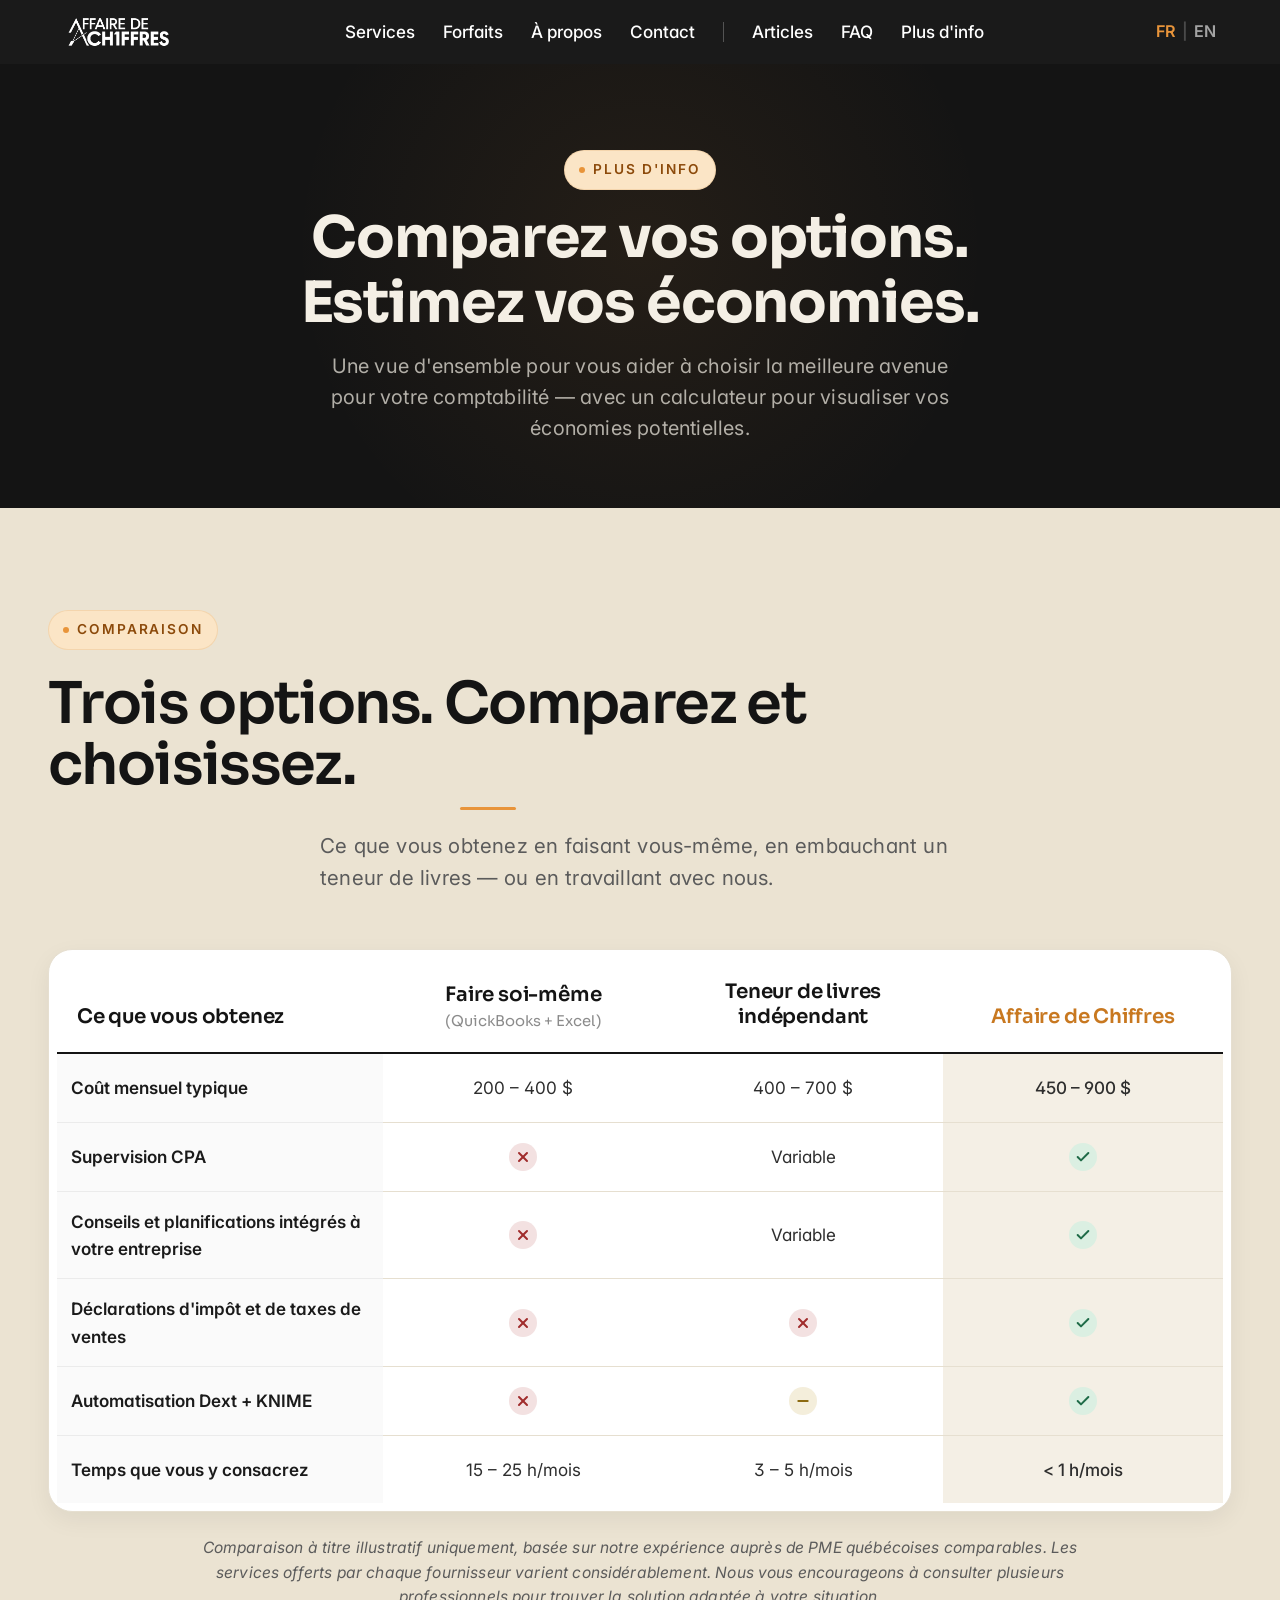
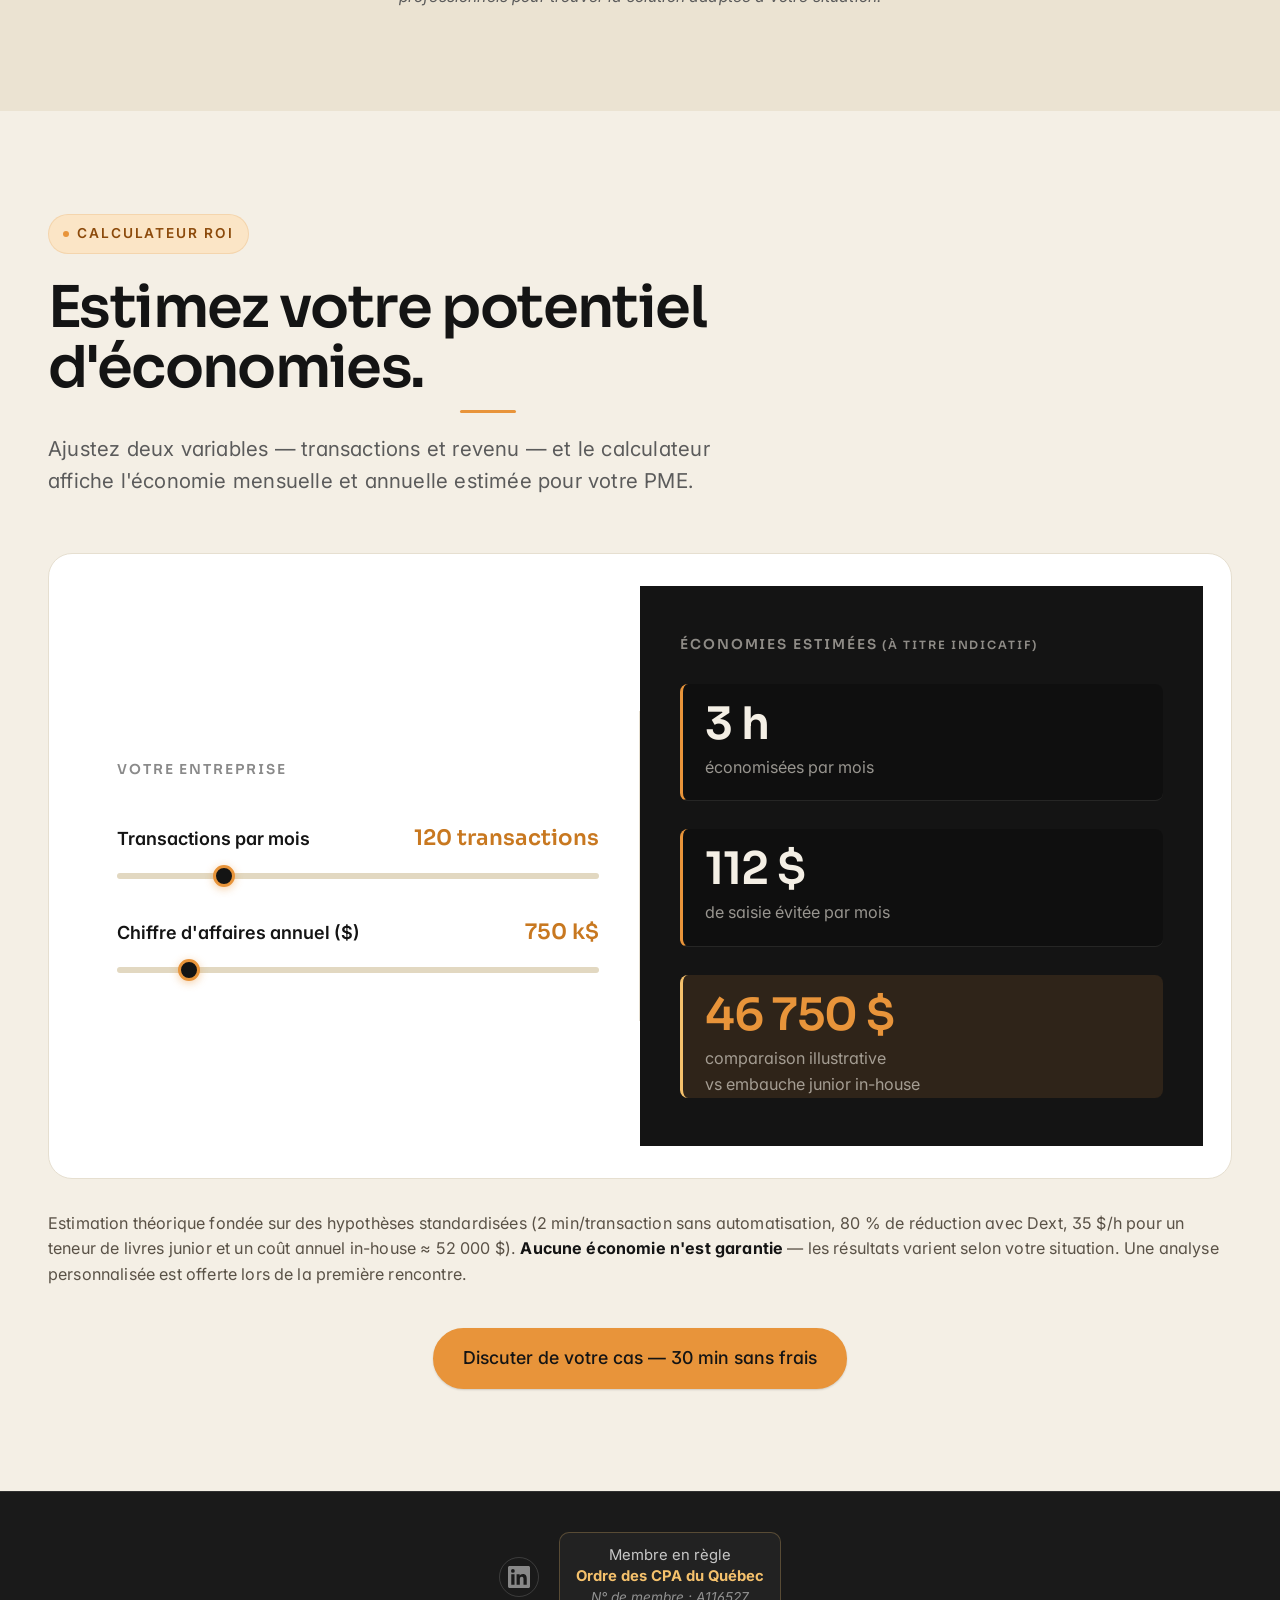
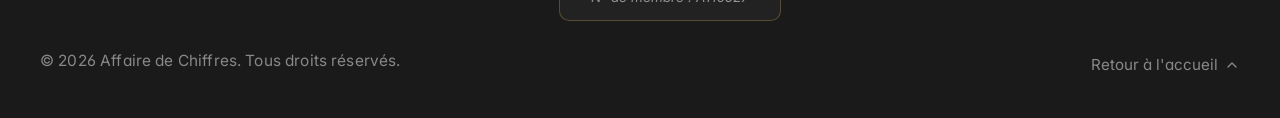
<file: plus-info.html>
<!DOCTYPE html>
<html lang="fr">
<head>
  <meta charset="UTF-8">
  <meta name="viewport" content="width=device-width, initial-scale=1.0">

  <!-- Google Analytics 4 -->
  <script async src="https://www.googletagmanager.com/gtag/js?id=G-VJ7J8CYD5E"></script>
  <script>
    window.dataLayer = window.dataLayer || [];
    function gtag(){dataLayer.push(arguments);}
    gtag('js', new Date());
    gtag('config', 'G-VJ7J8CYD5E');
  </script>

  <title>Plus d'info | Affaire de Chiffres — CPA Montréal</title>

  <meta name="description" content="Comparaison des options (DIY, teneur indépendant, Affaire de Chiffres) et calculateur ROI pour estimer vos économies potentielles.">
  <meta name="robots" content="index, follow">
  <link rel="canonical" href="https://affairedechiffres.com/plus-info.html">

  <meta property="og:type" content="website">
  <meta property="og:site_name" content="Affaire de Chiffres">
  <meta property="og:locale" content="fr_CA">
  <meta property="og:title" content="Plus d'info | Affaire de Chiffres">
  <meta property="og:description" content="Comparaison des options et calculateur ROI.">
  <meta property="og:url" content="https://affairedechiffres.com/plus-info.html">
  <meta property="og:image" content="https://affairedechiffres.com/images/Bannière_Linked_In_ADC.png">

  <meta name="theme-color" content="#1A1A1A">

  <link rel="icon" type="image/png" href="images/Logo_Carré_blanc_v1.png">
  <link rel="apple-touch-icon" sizes="180x180" href="images/Logo_Carré_blanc_v1.png">

  <link rel="preconnect" href="https://fonts.googleapis.com">
  <link rel="preconnect" href="https://fonts.gstatic.com" crossorigin>
  <link href="https://fonts.googleapis.com/css2?family=Inter:wght@300;400;500;600;700&family=Sora:wght@600;700&display=swap" rel="stylesheet">
  <link rel="stylesheet" href="styles.css">

  <style>
    /* ── Sub-page hero ── */
    .subpage-hero {
      background: var(--v2-ink);
      color: #F4EFE5;
      padding: clamp(100px, 13vw, 150px) var(--v2-container-x) clamp(40px, 6vw, 64px);
      text-align: center;
      position: relative;
      overflow: hidden;
    }
    .subpage-hero::before {
      content: '';
      position: absolute;
      top: -20%;
      left: 50%;
      transform: translateX(-50%);
      width: 700px;
      height: 700px;
      background: radial-gradient(circle, rgba(232, 148, 58, 0.08) 0%, transparent 70%);
      pointer-events: none;
    }
    .subpage-hero > * { position: relative; z-index: 1; }
    .subpage-hero .eyebrow { margin: 0 auto 16px; }
    .subpage-hero h1 {
      font-family: 'Sora', sans-serif;
      font-size: clamp(2rem, 4.5vw, 3rem);
      font-weight: 700;
      line-height: 1.15;
      max-width: 760px;
      margin: 0 auto 14px;
      letter-spacing: -0.02em;
    }
    .subpage-hero .subpage-sous-titre {
      font-size: 1.05rem;
      color: rgba(244, 239, 229, 0.7);
      max-width: 620px;
      margin: 0 auto;
      line-height: 1.55;
    }
  </style>
</head>
<body>

  <!-- Nav -->
  <header class="nav-header" id="nav-header">
    <nav class="nav-container" role="navigation" aria-label="Navigation principale">
      <a href="index.html" class="nav-logo">
        <img src="images/Logo_Rectangle_blanc_v1.png" alt="Logo Affaire de Chiffres" id="img-logo-nav" class="nav-logo-img" width="160" height="40">
      </a>

      <ul class="nav-links" id="nav-links" role="menubar">
        <li role="none">
          <a href="index.html#services" role="menuitem"><span data-lang="fr">Services</span><span data-lang="en">Services</span></a>
        </li>
        <li role="none">
          <a href="index.html#forfaits" role="menuitem"><span data-lang="fr">Forfaits</span><span data-lang="en">Pricing</span></a>
        </li>
        <li role="none">
          <a href="index.html#a-propos" role="menuitem"><span data-lang="fr">À propos</span><span data-lang="en">About</span></a>
        </li>
        <li role="none">
          <a href="index.html#contact" role="menuitem"><span data-lang="fr">Contact</span><span data-lang="en">Contact</span></a>
        </li>
        <li role="none" class="nav-separateur" aria-hidden="true"></li>
        <li role="none" class="nav-item-externe">
          <a href="articles.html" role="menuitem"><span data-lang="fr">Articles</span><span data-lang="en">Articles</span></a>
        </li>
        <li role="none" class="nav-item-externe">
          <a href="faq.html" role="menuitem"><span data-lang="fr">FAQ</span><span data-lang="en">FAQ</span></a>
        </li>
        <li role="none" class="nav-item-externe">
          <a href="plus-info.html" role="menuitem" class="nav-lien-actif"><span data-lang="fr">Plus d'info</span><span data-lang="en">More info</span></a>
        </li>
      </ul>

      <div class="nav-droite">
        <div class="nav-langue">
          <button type="button" class="btn-langue" id="btn-fr" data-langue="fr" aria-label="Passer en français">FR</button>
          <span class="langue-separateur">|</span>
          <button type="button" class="btn-langue" id="btn-en" data-langue="en" aria-label="Switch to English">EN</button>
        </div>
        <button type="button" class="hamburger" id="hamburger" aria-label="Ouvrir le menu" aria-expanded="false" aria-controls="nav-links">
          <span class="hamburger-barre"></span>
          <span class="hamburger-barre"></span>
          <span class="hamburger-barre"></span>
        </button>
      </div>
    </nav>
  </header>

  <main id="contenu-principal" role="main">

    <!-- Hero -->
    <section class="subpage-hero">
      <span class="eyebrow">
        <span data-lang="fr">Plus d'info</span>
        <span data-lang="en">More info</span>
      </span>
      <h1>
        <span data-lang="fr">Comparez vos options. Estimez vos économies.</span>
        <span data-lang="en">Compare your options. Estimate your savings.</span>
      </h1>
      <p class="subpage-sous-titre">
        <span data-lang="fr">Une vue d'ensemble pour vous aider à choisir la meilleure avenue pour votre comptabilité — avec un calculateur pour visualiser vos économies potentielles.</span>
        <span data-lang="en">A clear overview to help you pick the best accounting path — plus a calculator to visualize your potential savings.</span>
      </p>
    </section>

    <!-- Comparaison -->
    <section id="comparaison" class="section section-comparaison" aria-label="Comparaison des options">
      <div class="section-contenu comparaison-contenu">
        <span class="eyebrow">
          <span data-lang="fr">Comparaison</span>
          <span data-lang="en">Comparison</span>
        </span>
        <h2>
          <span data-lang="fr">Trois options. Comparez et choisissez.</span>
          <span data-lang="en">Three options. Compare and choose.</span>
        </h2>
        <p class="comparaison-sous-titre">
          <span data-lang="fr">Ce que vous obtenez en faisant vous-même, en embauchant un teneur de livres — ou en travaillant avec nous.</span>
          <span data-lang="en">What you get going DIY, hiring a freelance bookkeeper — or working with us.</span>
        </p>

        <div class="comparaison-tableau-wrap">
          <table class="comparaison-tableau">
            <colgroup>
              <col class="col-feature">
              <col class="col-option">
              <col class="col-option">
              <col class="col-option">
            </colgroup>
            <thead>
              <tr>
                <th class="comparaison-th-feature">
                  <span data-lang="fr">Ce que vous obtenez</span>
                  <span data-lang="en">What you get</span>
                </th>
                <th>
                  <span data-lang="fr">Faire soi-même<br><small>(QuickBooks + Excel)</small></span>
                  <span data-lang="en">DIY<br><small>(QuickBooks + Excel)</small></span>
                </th>
                <th>
                  <span data-lang="fr">Teneur de livres indépendant</span>
                  <span data-lang="en">Freelance bookkeeper</span>
                </th>
                <th class="comparaison-th-mise-en-avant">
                  <span data-lang="fr">Affaire de Chiffres</span>
                  <span data-lang="en">Affaire de Chiffres</span>
                </th>
              </tr>
            </thead>
            <tbody>
              <tr>
                <th scope="row"><span data-lang="fr">Coût mensuel typique</span><span data-lang="en">Typical monthly cost</span></th>
                <td>200 – 400 $</td>
                <td>400 – 700 $</td>
                <td class="td-mise-en-avant">450 – 900 $</td>
              </tr>
              <tr>
                <th scope="row"><span data-lang="fr">Supervision CPA</span><span data-lang="en">CPA oversight</span></th>
                <td class="td-non">✕</td>
                <td><span data-lang="fr">Variable</span><span data-lang="en">Varies</span></td>
                <td class="td-oui td-mise-en-avant">✓</td>
              </tr>
              <tr>
                <th scope="row"><span data-lang="fr">Conseils et planifications intégrés à votre entreprise</span><span data-lang="en">Advice and planning integrated into your business</span></th>
                <td class="td-non">✕</td>
                <td><span data-lang="fr">Variable</span><span data-lang="en">Varies</span></td>
                <td class="td-oui td-mise-en-avant">✓</td>
              </tr>
              <tr>
                <th scope="row"><span data-lang="fr">Déclarations d'impôt et de taxes de ventes</span><span data-lang="en">Income tax and sales tax filings</span></th>
                <td class="td-non">✕</td>
                <td class="td-non">✕</td>
                <td class="td-oui td-mise-en-avant">✓</td>
              </tr>
              <tr>
                <th scope="row"><span data-lang="fr">Automatisation Dext + KNIME</span><span data-lang="en">Dext + KNIME automation</span></th>
                <td class="td-non">✕</td>
                <td class="td-partiel">~</td>
                <td class="td-oui td-mise-en-avant">✓</td>
              </tr>
              <tr>
                <th scope="row"><span data-lang="fr">Temps que vous y consacrez</span><span data-lang="en">Time you spend on it</span></th>
                <td>15 – 25 h/mois</td>
                <td>3 – 5 h/mois</td>
                <td class="td-mise-en-avant">&lt; 1 h/mois</td>
              </tr>
            </tbody>
          </table>
        </div>
        <p class="comparaison-note">
          <span data-lang="fr">Comparaison à titre illustratif uniquement, basée sur notre expérience auprès de PME québécoises comparables. Les services offerts par chaque fournisseur varient considérablement. Nous vous encourageons à consulter plusieurs professionnels pour trouver la solution adaptée à votre situation.</span>
          <span data-lang="en">Comparison for illustrative purposes only, based on our experience with comparable Quebec SMBs. Services offered by each provider vary considerably. We encourage you to consult multiple professionals to find the solution best suited to your situation.</span>
        </p>
      </div>
    </section>

    <!-- Calculateur ROI -->
    <section id="calculateur" class="section section-roi" aria-label="Calculateur d'économies">
      <div class="section-contenu roi-contenu">
        <span class="eyebrow">
          <span data-lang="fr">Calculateur ROI</span>
          <span data-lang="en">ROI Calculator</span>
        </span>
        <h2>
          <span data-lang="fr">Estimez votre potentiel d'économies.</span>
          <span data-lang="en">Estimate your potential savings.</span>
        </h2>
        <p class="roi-sous-titre">
          <span data-lang="fr">Ajustez deux variables — transactions et revenu — et le calculateur affiche l'économie mensuelle et annuelle estimée pour votre PME.</span>
          <span data-lang="en">Adjust two variables — transactions and revenue — and the calculator shows your SME's estimated monthly and yearly savings.</span>
        </p>

        <div id="roi-calculateur" class="roi-grille">

          <div class="roi-entrees">
            <p class="roi-entrees-titre">
              <span data-lang="fr">Votre entreprise</span>
              <span data-lang="en">Your business</span>
            </p>
            <div class="roi-champ">
              <label for="roi-transactions">
                <span data-lang="fr">Transactions par mois</span>
                <span data-lang="en">Transactions per month</span>
              </label>
              <input type="range" id="roi-transactions" min="20" max="500" value="120" step="10">
              <output id="roi-transactions-affichage" class="roi-output"></output>
            </div>

            <div class="roi-champ">
              <label for="roi-revenu">
                <span data-lang="fr">Chiffre d'affaires annuel ($)</span>
                <span data-lang="en">Annual revenue ($)</span>
              </label>
              <input type="range" id="roi-revenu" min="100000" max="5000000" value="750000" step="50000">
              <output id="roi-revenu-affichage" class="roi-output"></output>
            </div>
          </div>

          <div class="roi-resultats">
            <p class="roi-resultats-titre">
              <span data-lang="fr">Économies estimées <small>(à titre indicatif)</small></span>
              <span data-lang="en">Estimated savings <small>(illustrative only)</small></span>
            </p>
            <div class="roi-resultat-item">
              <span class="roi-resultat-valeur" id="roi-sortie-heures">0 h</span>
              <span class="roi-resultat-label">
                <span data-lang="fr">économisées par mois</span>
                <span data-lang="en">saved per month</span>
              </span>
            </div>
            <div class="roi-resultat-item">
              <span class="roi-resultat-valeur" id="roi-sortie-economies">0 $</span>
              <span class="roi-resultat-label">
                <span data-lang="fr">de saisie évitée par mois</span>
                <span data-lang="en">of entry cost avoided per month</span>
              </span>
            </div>
            <div class="roi-resultat-item roi-resultat-mise-en-avant">
              <span class="roi-resultat-valeur" id="roi-sortie-equivalent">0 $</span>
              <span class="roi-resultat-label">
                <span data-lang="fr">comparaison illustrative<br>vs embauche junior in-house</span>
                <span data-lang="en">illustrative comparison<br>vs hiring a junior in-house</span>
              </span>
            </div>
          </div>

        </div>

        <p class="roi-disclaimer">
          <span data-lang="fr">Estimation théorique fondée sur des hypothèses standardisées (2 min/transaction sans automatisation, 80 % de réduction avec Dext, 35 $/h pour un teneur de livres junior et un coût annuel in-house ≈ 52 000 $). <strong>Aucune économie n'est garantie</strong> — les résultats varient selon votre situation. Une analyse personnalisée est offerte lors de la première rencontre.</span>
          <span data-lang="en">Theoretical estimate based on standardized assumptions (2 min/transaction without automation, 80% reduction with Dext, $35/h for a junior bookkeeper, and an in-house annual cost of ~$52,000). <strong>No savings are guaranteed</strong> — results vary depending on your situation. A personalized analysis is provided during the first meeting.</span>
        </p>

        <div class="roi-cta">
          <a href="https://outlook.office.com/book/ConsultationGratuite30Minutes@affairedechiffres.com/?ismsaljsauthenabled" target="_blank" rel="noopener noreferrer" class="btn btn-primaire">
            <span data-lang="fr">Discuter de votre cas — 30 min sans frais</span>
            <span data-lang="en">Discuss your case — 30 min at no charge</span>
          </a>
        </div>
      </div>
    </section>

  </main>

  <!-- Footer -->
  <footer class="footer" role="contentinfo">
    <div class="footer-inner">
      <div class="footer-top">
        <div class="footer-social">
          <a href="https://www.linkedin.com/in/affaire-de-chiffres-b327ab3b7/" class="footer-social-lien" aria-label="LinkedIn" target="_blank" rel="noopener noreferrer">
            <svg viewBox="0 0 24 24" fill="currentColor" width="22" height="22" aria-hidden="true">
              <path d="M20.447 20.452h-3.554v-5.569c0-1.328-.027-3.037-1.852-3.037-1.853 0-2.136 1.445-2.136 2.939v5.667H9.351V9h3.414v1.561h.046c.477-.9 1.637-1.85 3.37-1.85 3.601 0 4.267 2.37 4.267 5.455v6.286zM5.337 7.433a2.062 2.062 0 01-2.063-2.065 2.064 2.064 0 112.063 2.065zm1.782 13.019H3.555V9h3.564v11.452zM22.225 0H1.771C.792 0 0 .774 0 1.729v20.542C0 23.227.792 24 1.771 24h20.451C23.2 24 24 23.227 24 22.271V1.729C24 .774 23.2 0 22.222 0h.003z"/>
            </svg>
          </a>
        </div>
        <div class="footer-cpa-lien" aria-label="Membre en règle de l'Ordre des CPA du Québec">
          <span class="footer-cpa-texte">
            <span data-lang="fr">Membre en règle<br><strong>Ordre des CPA du Québec</strong><br><span class="footer-cpa-num">N° de membre : A116527</span></span>
            <span data-lang="en">Member in good standing<br><strong>Ordre des CPA du Québec</strong><br><span class="footer-cpa-num">Member #: A116527</span></span>
          </span>
        </div>
      </div>
      <div class="footer-bottom">
        <p>
          <span data-lang="fr">&copy; 2026 Affaire de Chiffres. Tous droits réservés.</span>
          <span data-lang="en">&copy; 2026 Affaire de Chiffres. All rights reserved.</span>
        </p>
        <a href="index.html#accueil" class="footer-retour-haut">
          <span data-lang="fr">Retour à l'accueil</span>
          <span data-lang="en">Back to home</span>
          <svg viewBox="0 0 24 24" fill="none" stroke="currentColor" stroke-width="2" stroke-linecap="round" stroke-linejoin="round" width="16" height="16" aria-hidden="true">
            <polyline points="18 15 12 9 6 15"/>
          </svg>
        </a>
      </div>
    </div>
  </footer>

  <!-- Scripts : script.js gère langue, hamburger et calculateur ROI -->
  <script src="script.js"></script>

</body>
</html>
</file>
<file: styles.css>
/* ============================================
   VARIABLES CSS — Palette de couleurs
   Modifier ici pour changer les couleurs partout.
   ============================================ */
:root {
  --couleur-charbon: #1A1A1A;
  --couleur-ambre: #E8943A;
  --couleur-ambre-fonce: #D07A28;
  --couleur-or-doux: #F5C16C;
  --couleur-creme: #F9F6F0;
  --couleur-blanc: #FFFFFF;
  --couleur-gris: #4A4A4A;
  --couleur-texte: #333333;

  /* Hauteur de la barre de navigation (utilisée pour le décalage des sections) */
  --hauteur-nav: 64px;

  /* Padding vertical des sections (responsive) */
  --section-py: clamp(60px, 7vw, 90px);

  /* ============================================
     DESIGN SYSTEM V2 — RAMP-INSPIRED TOKENS
     Warm cream + near-black + subtle lines.
     Prefix `--v2-` to avoid conflicts with legacy tokens.
     ============================================ */
  --v2-ink:          #141414;            /* primary text / dark bg */
  --v2-ink-2:        #2E2E2E;            /* body text */
  --v2-ink-3:        #5B5B5B;            /* muted body */
  --v2-ink-4:        #8A8A8A;            /* subtle labels */
  --v2-cream:        #F4EFE5;            /* warm page bg */
  --v2-cream-2:      #EBE3D2;            /* deeper cream card */
  --v2-cream-3:      #E2D8C1;            /* deepest cream */
  --v2-surface:      #FFFFFF;            /* white card */
  --v2-line:         #E6DFD0;            /* subtle 1px border */
  --v2-line-strong:  #D0C6AF;            /* stronger divider */
  --v2-accent:       #E8943A;            /* amber — unchanged */
  --v2-accent-dark:  #C87820;            /* darker amber for text on cream */
  --v2-accent-soft:  #FBE5C6;            /* pastel amber pill bg */
  --v2-accent-ink:   #8C4A0B;            /* readable amber ink on soft */
  --v2-success:      #1F6B48;            /* garanties/oui */
  --v2-success-soft: #DBEFE2;

  /* Radii */
  --v2-radius-xs: 8px;
  --v2-radius-sm: 12px;
  --v2-radius:    18px;
  --v2-radius-lg: 24px;
  --v2-radius-xl: 32px;
  --v2-radius-pill: 999px;

  /* Restrained shadows (Ramp uses almost none) */
  --v2-shadow-xs: 0 1px 2px rgba(20,20,20,0.04);
  --v2-shadow-sm: 0 2px 6px rgba(20,20,20,0.05);
  --v2-shadow:    0 6px 24px rgba(20,20,20,0.07);

  /* Typography scale — big display */
  --v2-display-1: clamp(2.25rem, 4.5vw, 3.5rem);     /* hero h1 */
  --v2-display-2: clamp(2rem, 4.5vw, 3.5rem);       /* section h2 */
  --v2-display-3: clamp(1.5rem, 3vw, 2.125rem);     /* card h3 */
  --v2-text-lg:   1.125rem;
  --v2-text-base: 1rem;
  --v2-text-sm:   0.875rem;
  --v2-text-xs:   0.75rem;

  /* Spacing */
  --v2-section-py: clamp(64px, 8vw, 120px);
  --v2-container-x: clamp(20px, 5vw, 48px);
  --v2-container-max: 1200px;
  --v2-gap-xs: 12px;
  --v2-gap-sm: 16px;
  --v2-gap:    24px;
  --v2-gap-lg: 40px;
  --v2-gap-xl: 64px;
}

/* ============================================
   RÉINITIALISATION ET BASE
   ============================================ */
*,
*::before,
*::after {
  margin: 0;
  padding: 0;
  box-sizing: border-box;
}

html {
  scroll-behavior: smooth;
  scroll-padding-top: var(--hauteur-nav);
  overflow-x: hidden;
}

/* Desktop base font-size bump (+2px) — scales all rem units proportionally */
@media (min-width: 900px) {
  html { font-size: 18px; }
}

img {
  max-width: 100%;
  height: auto;
}

body {
  font-family: 'Inter', 'Segoe UI', system-ui, -apple-system, sans-serif;
  color: var(--couleur-texte);
  line-height: 1.6;
}

/* Transition douce au changement de langue */
#contenu-principal {
  transition: opacity 0.2s ease;
}

/* ============================================
   TYPOGRAPHIE — Hiérarchie et espacement
   Police display Sora pour les titres principaux
   ============================================ */
h1, h2 {
  font-family: 'Sora', 'Inter', sans-serif;
}

h1 {
  letter-spacing: -0.02em;
  line-height: 1.2;
}

h2 {
  letter-spacing: -0.01em;
  line-height: 1.2;
}

h3 {
  letter-spacing: normal;
  line-height: 1.3;
}

p {
  letter-spacing: 0.01em;
}

/* ============================================
   LIEN D'ACCÈS RAPIDE (Skip Link)
   ============================================ */
.skip-link {
  position: absolute;
  top: -100%;
  left: 16px;
  z-index: 9999;
  background-color: var(--couleur-ambre);
  color: var(--couleur-charbon);
  padding: 12px 24px;
  border-radius: 0 0 8px 8px;
  font-weight: 600;
  font-size: 0.9rem;
  text-decoration: none;
  transition: top 0.2s ease;
}

.skip-link:focus {
  top: 0;
}

/* ============================================
   BARRE DE NAVIGATION FIXE
   ============================================ */
.nav-header {
  position: fixed;
  top: 0;
  left: 0;
  width: 100%;
  height: var(--hauteur-nav);
  background-color: var(--couleur-charbon);
  z-index: 1000;
  transition: box-shadow 0.3s ease;
}

.nav-header.nav-scrolled {
  box-shadow: 0 2px 12px rgba(0, 0, 0, 0.4);
}

.nav-container {
  display: flex;
  align-items: center;
  justify-content: space-between;
  height: 100%;
  max-width: 1200px;
  margin: 0 auto;
  padding: 0 24px;
}

/* Logo */
.nav-logo {
  display: flex;
  align-items: center;
  text-decoration: none;
  z-index: 1010;
}

.nav-logo-img {
  height: 32px;
  width: auto;
  transition: opacity 0.3s ease;
}

.nav-logo:hover .nav-logo-img {
  opacity: 0.8;
}

/* Liens de navigation — mobile overlay par défaut */
.nav-links {
  position: fixed;
  top: 0;
  left: 0;
  width: 100%;
  height: 100vh;
  background-color: rgba(26, 26, 26, 0.97);
  display: flex;
  flex-direction: column;
  align-items: center;
  justify-content: center;
  list-style: none;
  gap: 40px;
  opacity: 0;
  visibility: hidden;
  transition: opacity 0.3s ease, visibility 0.3s ease;
  z-index: 1005;
}

.nav-links.menu-ouvert {
  opacity: 1;
  visibility: visible;
}

.nav-links a {
  color: var(--couleur-blanc);
  text-decoration: none;
  font-size: 1.5rem;
  font-weight: 600;
  transition: color 0.3s ease;
  min-height: 44px;
  display: flex;
  align-items: center;
}

.nav-links a:hover {
  color: var(--couleur-ambre);
}

.nav-links a.nav-lien-actif {
  color: var(--couleur-ambre);
}

/* Séparateur entre les liens internes et le lien externe (Articles) */
.nav-separateur {
  width: 40px;
  height: 1px;
  background-color: rgba(255, 255, 255, 0.2);
  list-style: none;
}

/* Groupe droite : langue + hamburger */
.nav-droite {
  display: flex;
  align-items: center;
  gap: 16px;
  z-index: 1010;
}

/* Sélecteur de langue */
.nav-langue {
  display: flex;
  align-items: center;
  gap: 6px;
  font-size: 0.85rem;
  font-weight: 600;
}

.btn-langue {
  background: none;
  border: none;
  padding: 8px 4px;
  min-width: 44px;
  min-height: 44px;
  display: inline-flex;
  align-items: center;
  justify-content: center;
  font-family: inherit;
  font-size: inherit;
  font-weight: inherit;
  line-height: inherit;
  transition: color 0.2s;
}

.btn-langue-active {
  color: var(--couleur-ambre);
  cursor: default;
}

.btn-langue-inactive {
  color: var(--couleur-blanc);
  opacity: 0.6;
  cursor: pointer;
}

.btn-langue-inactive:hover {
  opacity: 1;
  color: var(--couleur-or-doux);
}

.langue-separateur {
  color: var(--couleur-gris);
}

/* ============================================
   BOUTON HAMBURGER (masqué sur desktop)
   ============================================ */
.hamburger {
  display: flex;
  flex-direction: column;
  justify-content: center;
  align-items: center;
  gap: 5px;
  width: 44px;
  height: 44px;
  background: none;
  border: none;
  cursor: pointer;
  padding: 4px;
  z-index: 1010;
}

.hamburger-barre {
  display: block;
  width: 24px;
  height: 2px;
  background-color: var(--couleur-blanc);
  border-radius: 2px;
  transition: transform 0.3s ease, opacity 0.3s ease;
  transform-origin: center;
}

.hamburger.ouvert .hamburger-barre:nth-child(1) {
  transform: translateY(7px) rotate(45deg);
}

.hamburger.ouvert .hamburger-barre:nth-child(2) {
  opacity: 0;
}

.hamburger.ouvert .hamburger-barre:nth-child(3) {
  transform: translateY(-7px) rotate(-45deg);
}

/* ============================================
   SECTIONS — Styles communs
   ============================================ */
.section {
  min-height: 100vh;
  display: flex;
  align-items: center;
  justify-content: center;
  padding: var(--hauteur-nav) 16px 0;
  scroll-margin-top: var(--hauteur-nav);
}

.section-contenu {
  max-width: 800px;
  width: 100%;
  text-align: center;
}

/* h2 de section — style unifié avec accent ambre (taille augmentée ~18%) */
.section h1,
.section h2 {
  margin-bottom: 12px;
  font-weight: 600;
}

.section h2 {
  font-size: clamp(1.8rem, 3.5vw, 2.6rem);
}

/* h2 sur fond clair → charbon */
.section-services h2,
.section-a-propos h2,
.section-temoignages h2 {
  color: var(--couleur-charbon);
}

/* h2 sur fond foncé → or doux */
.section-accueil h2,
.section-contact h2 {
  color: var(--couleur-or-doux);
}

/* Accent ambre sous les h2 de section */
.section-services h2::after,
.section-a-propos h2::after,
.section-contact h2::after,
.section-temoignages h2::after {
  content: '';
  display: block;
  width: 56px;
  height: 3px;
  background-color: var(--couleur-ambre);
  margin: 12px auto 0;
  border-radius: 2px;
}

/* ============================================
   BOUTONS — Style unifié
   ============================================ */
.btn {
  display: inline-flex;
  align-items: center;
  justify-content: center;
  padding: 12px 28px;
  min-height: 44px;
  border-radius: 8px;
  font-family: inherit;
  font-size: 0.9375rem;
  font-weight: 500;
  text-decoration: none;
  text-align: center;
  cursor: pointer;
  transition: all 0.3s ease;
}

.btn:focus-visible {
  outline: 2px solid var(--couleur-ambre);
  outline-offset: 2px;
}

/* Bouton primaire — fond ambre, texte charbon (contraste WCAG AA 6:1+) */
.btn-primaire {
  background-color: var(--couleur-ambre);
  color: var(--couleur-charbon);
  border: 2px solid var(--couleur-ambre);
}

.btn-primaire:hover {
  background-color: var(--couleur-ambre-fonce);
  border-color: var(--couleur-ambre-fonce);
  color: var(--couleur-charbon);
  transform: translateY(-1px);
  box-shadow: 0 4px 12px rgba(232, 148, 58, 0.3);
}

/* Bouton secondaire — bordure blanche, fond transparent */
.btn-secondaire {
  background-color: transparent;
  color: var(--couleur-blanc);
  border: 2px solid var(--couleur-blanc);
}

.btn-secondaire:hover {
  background-color: var(--couleur-ambre);
  border-color: var(--couleur-ambre);
  color: var(--couleur-charbon);
  transform: translateY(-1px);
  box-shadow: 0 4px 12px rgba(232, 148, 58, 0.3);
}

/* Bouton outline ambre (cartes de services) */
.btn-carte-outline {
  background-color: transparent;
  color: var(--couleur-ambre);
  border: 2px solid var(--couleur-ambre);
  width: 100%;
  padding: 12px 20px;
}

.btn-carte-outline:hover {
  background-color: var(--couleur-ambre);
  color: var(--couleur-charbon);
  transform: translateY(-1px);
  box-shadow: 0 4px 12px rgba(232, 148, 58, 0.3);
}

/* Bouton plein (carte tenue de livres) */
.btn-carte-plein {
  width: 100%;
  padding: 12px 20px;
}

/* Bouton d'envoi du formulaire */
.btn-envoyer {
  width: 100%;
  padding: 14px 32px;
  font-size: 1rem;
  margin-top: 8px;
}

/* ============================================
   HERO — Section Accueil
   ============================================ */
.section-accueil {
  min-height: 100vh;
  padding-top: var(--hauteur-nav);
  background-color: var(--couleur-charbon);
  color: var(--couleur-blanc);
  background-image: radial-gradient(
    ellipse at 50% 40%,
    rgba(232, 148, 58, 0.04) 0%,
    transparent 70%
  );
  position: relative;
  overflow: hidden;
}

/* SVG réseau/nodes en arrière-plan du hero */
.hero-network-bg {
  position: absolute;
  top: 0;
  left: 0;
  width: 100%;
  height: 100%;
  opacity: 0.12;
  pointer-events: none;
  z-index: 0;
}

.hero-network-group {
  animation: network-pulse 8s ease-in-out infinite alternate;
}

@keyframes network-pulse {
  0% { opacity: 0.6; }
  50% { opacity: 1; }
  100% { opacity: 0.6; }
}

.hero-network-bg circle {
  animation: node-glow 4s ease-in-out infinite alternate;
}

.hero-network-bg circle:nth-child(even) {
  animation-delay: 2s;
}

@keyframes node-glow {
  0% { r: 2; }
  100% { r: 4; }
}

.hero-contenu {
  display: flex;
  flex-direction: column;
  align-items: center;
  gap: 20px;
  position: relative;
  z-index: 1;
}

.hero-logo {
  max-width: 280px;
  height: auto;
  animation: hero-apparition 0.8s ease-out both;
}

.hero-titre {
  color: var(--couleur-or-doux);
  font-size: clamp(1.8rem, 4vw, 2.8rem);
  font-weight: 700;
}

.hero-sous-titre {
  color: #B0B0B0;
  font-size: clamp(0.9rem, 1.8vw, 1.1rem);
  font-weight: 300;
  max-width: 620px;
  line-height: 1.7;
}

.hero-description {
  color: #B0B0B0;
  font-size: clamp(0.9rem, 1.5vw, 1rem);
  max-width: 600px;
  line-height: 1.7;
}

.hero-boutons {
  display: flex;
  flex-direction: column;
  align-items: center;
  gap: 12px;
  margin-top: 12px;
  width: 100%;
}

.hero-boutons .btn {
  width: 100%;
  max-width: 300px;
}

/* Animations séquentielles du hero */
@keyframes hero-apparition {
  from {
    opacity: 0;
    transform: translateY(24px);
  }
  to {
    opacity: 1;
    transform: translateY(0);
  }
}

.hero-anim {
  animation: hero-apparition 0.7s ease-out both;
}

/* Indicateur de scroll */
.hero-scroll-indicateur {
  position: absolute;
  bottom: 32px;
  left: 50%;
  transform: translateX(-50%);
  display: flex;
  align-items: center;
  justify-content: center;
  text-decoration: none;
  animation: hero-apparition 0.7s ease-out 1.2s both;
  z-index: 1;
}

.hero-chevron {
  display: block;
  width: 20px;
  height: 20px;
  border-right: 2px solid var(--couleur-blanc);
  border-bottom: 2px solid var(--couleur-blanc);
  transform: rotate(45deg);
  opacity: 0.5;
  animation: chevron-rebond 2s ease-in-out infinite;
}

.hero-scroll-indicateur:hover .hero-chevron {
  opacity: 1;
  border-color: var(--couleur-ambre);
}

@keyframes chevron-rebond {
  0%, 100% {
    transform: rotate(45deg) translateY(0);
  }
  50% {
    transform: rotate(45deg) translateY(8px);
  }
}

/* ============================================
   BANDEAU CHIFFRES CLÉS
   ============================================ */
.section-chiffres {
  background-color: #222222;
  color: var(--couleur-blanc);
  min-height: auto;
  padding: 60px 16px;
}

.chiffres-contenu {
  max-width: 1000px;
}

.chiffres-grille {
  display: grid;
  grid-template-columns: repeat(2, 1fr);
  gap: 32px;
}

.chiffre-item {
  display: flex;
  flex-direction: column;
  align-items: center;
  gap: 8px;
  text-align: center;
}

.chiffre-icone {
  width: 36px;
  height: 36px;
  color: var(--couleur-ambre);
  margin-bottom: 4px;
}

.chiffre-valeur {
  font-family: 'Sora', 'Inter', sans-serif;
  font-size: clamp(1.6rem, 3vw, 2.2rem);
  font-weight: 700;
  color: var(--couleur-or-doux);
  line-height: 1.2;
}

.chiffre-texte {
  font-size: clamp(1rem, 2vw, 1.3rem);
}

.chiffre-label {
  font-size: 0.85rem;
  color: #B0B0B0;
  text-transform: uppercase;
  letter-spacing: 0.08em;
  font-weight: 500;
}

/* ============================================
   SERVICES — Section
   ============================================ */
.section-services {
  background-color: var(--couleur-blanc);
  color: var(--couleur-texte);
  min-height: auto;
  padding-top: var(--section-py);
  padding-bottom: var(--section-py);
}

.services-contenu {
  max-width: 960px;
}

.services-sous-titre {
  color: var(--couleur-gris);
  font-size: 1.05rem;
  margin-bottom: 32px;
}

/* Grille des cartes — mobile : 1 colonne */
.services-grille {
  display: grid;
  grid-template-columns: 1fr;
  gap: 16px;
  text-align: left;
}

.carte-service {
  background-color: var(--couleur-creme);
  border: 1px solid rgba(0, 0, 0, 0.06);
  border-radius: 12px;
  padding: 24px 20px;
  display: flex;
  flex-direction: column;
  transition: transform 0.3s ease, box-shadow 0.3s ease;
}

.carte-service:hover {
  transform: translateY(-4px);
  box-shadow: 0 12px 32px rgba(0, 0, 0, 0.1);
}

.carte-icone {
  font-size: 36px;
  line-height: 1;
  margin-bottom: 16px;
}

.carte-titre {
  font-size: 1.15rem;
  font-weight: 600;
  color: var(--couleur-charbon);
  margin-bottom: 12px;
}

.carte-description {
  font-size: 0.9rem;
  color: var(--couleur-gris);
  line-height: 1.6;
  margin-bottom: 16px;
}

/* Cas d'usage sous les cartes de services */
.carte-cas-usage {
  list-style: none;
  margin-bottom: 20px;
  padding: 0;
}

.carte-cas-usage li {
  position: relative;
  padding-left: 16px;
  font-size: 0.8rem;
  color: var(--couleur-gris);
  line-height: 1.5;
  margin-bottom: 4px;
}

.carte-cas-usage li::before {
  content: '';
  position: absolute;
  left: 0;
  top: 7px;
  width: 5px;
  height: 5px;
  border-radius: 50%;
  background-color: var(--couleur-ambre);
}

.carte-tarif {
  margin-bottom: 20px;
  flex-grow: 1;
}

.tarif-sur-demande {
  font-size: 0.8rem;
  font-style: italic;
  color: var(--couleur-gris);
}

.tarif-prix {
  font-size: 1.3rem;
  font-weight: 700;
  color: var(--couleur-ambre);
  margin-bottom: 8px;
}

.tarif-exclusions {
  font-size: 0.75rem;
  color: var(--couleur-gris);
  line-height: 1.4;
}

/* ============================================
   FORFAITS — Section
   ============================================ */
.section-forfaits {
  background-color: var(--couleur-creme);
  color: var(--couleur-texte);
}

.forfaits-sous-titre {
  color: var(--couleur-gris);
  font-size: 1.05rem;
  margin-bottom: 32px;
}

.forfaits-grille {
  display: grid;
  grid-template-columns: 1fr;
  gap: 24px;
  text-align: left;
  margin-bottom: 32px;
}

.carte-forfait {
  background-color: var(--couleur-blanc);
  border: 1px solid rgba(0, 0, 0, 0.06);
  border-radius: 12px;
  padding: 32px 24px;
  display: flex;
  flex-direction: column;
  position: relative;
  transition: transform 0.3s ease, box-shadow 0.3s ease;
}

.carte-forfait:hover {
  transform: translateY(-4px);
  box-shadow: 0 12px 32px rgba(0, 0, 0, 0.1);
}

.carte-forfait-vedette {
  border: 2px solid var(--couleur-ambre);
}

.forfait-badge {
  position: absolute;
  top: -13px;
  left: 50%;
  transform: translateX(-50%);
  background-color: var(--couleur-ambre);
  color: var(--couleur-charbon);
  font-size: 0.75rem;
  font-weight: 700;
  text-transform: uppercase;
  letter-spacing: 0.08em;
  padding: 4px 16px;
  border-radius: 20px;
}

.forfait-entete {
  margin-bottom: 24px;
}

.forfait-nom {
  font-size: 1.3rem;
  font-weight: 700;
  color: var(--couleur-charbon);
  margin-bottom: 8px;
}

.forfait-prix {
  font-size: 1.3rem;
  font-weight: 700;
  color: var(--couleur-ambre);
}

.forfait-liste {
  list-style: none;
  margin-bottom: 24px;
  flex-grow: 1;
}

.forfait-liste li {
  position: relative;
  padding-left: 20px;
  font-size: 0.9rem;
  color: var(--couleur-gris);
  line-height: 1.6;
  margin-bottom: 8px;
}

.forfait-liste li::before {
  content: "";
  position: absolute;
  left: 0;
  top: 8px;
  width: 8px;
  height: 8px;
  border-radius: 50%;
  background-color: var(--couleur-ambre);
}

.forfaits-exclusions {
  font-size: 0.75rem;
  color: var(--couleur-gris);
  line-height: 1.4;
  text-align: center;
  max-width: 700px;
  margin: 0 auto;
}

/* ============================================
   À PROPOS — Section
   ============================================ */
.section-a-propos {
  background-color: var(--couleur-creme);
  color: var(--couleur-texte);
  min-height: auto;
  padding-top: var(--section-py);
  padding-bottom: var(--section-py);
}

.apropos-contenu {
  max-width: 960px;
}

.apropos-sous-titre {
  font-size: 1.35rem;
  font-weight: 600;
  color: var(--couleur-charbon);
  margin-bottom: 20px;
}

.apropos-philosophie {
  max-width: 90%;
  margin: 0 auto;
}

.apropos-texte {
  color: var(--couleur-gris);
  font-size: 0.95rem;
  line-height: 1.7;
}

.apropos-separateur {
  border: none;
  width: 56px;
  height: 3px;
  background-color: var(--couleur-ambre);
  margin: 28px auto;
  border-radius: 2px;
}

/* Grille des profils — mobile : 1 colonne */
.equipe-grille {
  display: grid;
  grid-template-columns: 1fr;
  gap: 24px;
  margin-top: 8px;
  justify-items: center;
}

.equipe-grille .carte-profil {
  max-width: 480px;
  width: 100%;
}

.carte-profil {
  background-color: var(--couleur-blanc);
  border-radius: 12px;
  padding: 36px 28px;
  box-shadow: 0 2px 12px rgba(0, 0, 0, 0.06);
  text-align: center;
  display: flex;
  flex-direction: column;
  align-items: center;
}

/* Photo de profil — cadre plus généreux (pas petit cercle) */
.photo-profil-wrapper {
  position: relative;
  width: 180px;
  height: 180px;
  margin-bottom: 24px;
  border-radius: 16px;
  overflow: hidden;
  border: 3px solid var(--couleur-ambre);
}

.photo-profil {
  width: 100%;
  height: 100%;
  object-fit: cover;
  transition: transform 0.4s ease;
}

.photo-profil-wrapper:hover .photo-profil {
  transform: scale(1.05);
}

.photo-overlay {
  position: absolute;
  inset: 0;
  background: rgba(26, 26, 26, 0.7);
  display: flex;
  align-items: center;
  justify-content: center;
  opacity: 0;
  transition: opacity 0.3s ease;
}

.photo-profil-wrapper:hover .photo-overlay {
  opacity: 1;
}

.overlay-lien {
  color: var(--couleur-blanc);
  font-size: 0.8rem;
  text-decoration: none;
  padding: 8px 12px;
  border: 1px solid var(--couleur-ambre);
  border-radius: 6px;
  transition: background 0.2s;
}

.overlay-lien:hover {
  background: var(--couleur-ambre);
  color: var(--couleur-charbon);
}

.photo-placeholder {
  background-color: #D0D0D0;
  display: flex;
  align-items: center;
  justify-content: center;
}

.photo-initiales {
  color: var(--couleur-blanc);
  font-size: 2.25rem;
  font-weight: 500;
  line-height: 1;
}

.profil-nom {
  font-size: 1.2rem;
  font-weight: 700;
  color: var(--couleur-charbon);
  margin-bottom: 6px;
}

.profil-role {
  color: var(--couleur-ambre);
  font-size: 0.9rem;
  font-weight: 500;
  margin-bottom: 4px;
}

.profil-etudes {
  color: var(--couleur-gris);
  font-size: 0.75rem;
  font-style: italic;
  margin-bottom: 4px;
}

.profil-description {
  color: var(--couleur-gris);
  font-size: 0.875rem;
  line-height: 1.6;
  margin-top: 12px;
}

.profil-linkedin {
  display: inline-flex;
  align-items: center;
  gap: 6px;
  margin-top: 16px;
  color: var(--couleur-ambre);
  text-decoration: none;
  font-size: 0.85rem;
  font-weight: 500;
  transition: color 0.2s;
}

.profil-linkedin:hover {
  color: var(--couleur-ambre-fonce);
}

.profil-linkedin svg {
  width: 18px;
  height: 18px;
}

/* ============================================
   CONTACT — Section
   ============================================ */
.section-contact {
  background-color: var(--couleur-charbon);
  color: var(--couleur-blanc);
  min-height: auto;
  padding-top: var(--section-py);
  padding-bottom: var(--section-py);
}

.contact-contenu {
  max-width: 960px;
}

.contact-sous-titre {
  color: #B0B0B0;
  font-size: 1.05rem;
  margin-bottom: 48px;
}

.contact-grille {
  display: grid;
  grid-template-columns: 1fr;
  gap: 32px;
  text-align: left;
}

.contact-infos-titre {
  font-size: 1.2rem;
  font-weight: 600;
  color: var(--couleur-blanc);
  margin-bottom: 24px;
}

.contact-liste {
  list-style: none;
  display: flex;
  flex-direction: column;
  gap: 16px;
  margin-bottom: 24px;
}

.contact-liste li {
  display: flex;
  align-items: flex-start;
  gap: 10px;
  color: #B0B0B0;
  font-size: 0.9rem;
}

.contact-icone {
  font-size: 1.1rem;
  flex-shrink: 0;
  margin-top: 1px;
}

.contact-lien {
  color: var(--couleur-blanc);
  text-decoration: none;
  transition: color 0.2s;
}

.contact-lien:hover {
  color: var(--couleur-ambre);
}

.contact-note {
  color: #808080;
  font-size: 0.75rem;
  line-height: 1.5;
  margin-top: 16px;
}

/* Formulaire */
.champ-groupe {
  margin-bottom: 18px;
}

.champ-groupe label {
  display: block;
  color: var(--couleur-blanc);
  font-size: 0.875rem;
  font-weight: 500;
  margin-bottom: 6px;
}

.champ-groupe input[type="text"],
.champ-groupe input[type="email"],
.champ-groupe input[type="tel"],
.champ-groupe select,
.champ-groupe textarea {
  width: 100%;
  background-color: #2A2A2A;
  border: 1px solid #3A3A3A;
  border-radius: 8px;
  color: var(--couleur-blanc);
  padding: 12px;
  font-family: inherit;
  font-size: 1rem;
  line-height: 1.5;
  min-height: 44px;
  -webkit-appearance: none;
  -moz-appearance: none;
  transition: border-color 0.2s, box-shadow 0.2s;
}

.champ-groupe input:focus,
.champ-groupe select:focus,
.champ-groupe textarea:focus {
  outline: none;
  border-color: var(--couleur-ambre);
  box-shadow: 0 0 0 2px rgba(232, 148, 58, 0.2);
}

.champ-groupe textarea {
  resize: vertical;
  min-height: 100px;
}

.champ-groupe select {
  appearance: none;
  background-image: url("data:image/svg+xml,%3Csvg xmlns='http://www.w3.org/2000/svg' width='12' height='8'%3E%3Cpath d='M1 1l5 5 5-5' stroke='%23B0B0B0' stroke-width='1.5' fill='none'/%3E%3C/svg%3E");
  background-repeat: no-repeat;
  background-position: right 12px center;
  padding-right: 36px;
  cursor: pointer;
}

.champ-groupe select option {
  background-color: #2A2A2A;
  color: var(--couleur-blanc);
}

/* Case de consentement (Loi 25) */
.champ-consentement {
  margin-top: 24px;
  margin-bottom: 24px;
}

.consentement-label {
  display: flex;
  align-items: flex-start;
  gap: 10px;
  cursor: pointer;
}

.consentement-label input[type="checkbox"] {
  width: 18px;
  height: 18px;
  flex-shrink: 0;
  margin-top: 2px;
  accent-color: var(--couleur-ambre);
  cursor: pointer;
}

.consentement-texte {
  color: #B0B0B0;
  font-size: 0.8rem;
  line-height: 1.5;
  font-weight: 400;
}

.lien-politique {
  color: var(--couleur-ambre);
  text-decoration: underline;
  text-underline-offset: 2px;
  transition: color 0.2s;
}

.lien-politique:hover {
  color: var(--couleur-or-doux);
}

/* Erreurs de validation inline */
.champ-erreur {
  display: none;
  color: #f87171;
  font-size: 0.78rem;
  margin-top: 5px;
  line-height: 1.4;
}

.champ-erreur.visible {
  display: block;
}

.champ-invalide {
  border-color: #ef4444 !important;
  box-shadow: 0 0 0 2px rgba(239, 68, 68, 0.2) !important;
}

.champs-obligatoires {
  color: #808080;
  font-size: 0.75rem;
  margin-top: 12px;
  text-align: center;
}

/* Messages de confirmation / erreur du formulaire */
.form-message {
  margin-top: 16px;
  padding: 14px 18px;
  border-radius: 8px;
  font-size: 0.9rem;
  line-height: 1.5;
  text-align: center;
  display: none;
}

.form-message-succes,
.form-message-erreur,
.form-message-envoi {
  display: block;
}

.form-message-succes {
  background-color: rgba(34, 197, 94, 0.15);
  color: #4ade80;
  border: 1px solid rgba(34, 197, 94, 0.3);
}

.form-message-erreur {
  background-color: rgba(239, 68, 68, 0.15);
  color: #f87171;
  border: 1px solid rgba(239, 68, 68, 0.3);
}

.form-message-envoi {
  background-color: rgba(232, 148, 58, 0.15);
  color: var(--couleur-or-doux);
  border: 1px solid rgba(232, 148, 58, 0.3);
}

/* ============================================
   MODALE — Politique de confidentialité
   ============================================ */
.modale-overlay {
  position: fixed;
  inset: 0;
  background-color: rgba(0, 0, 0, 0.7);
  z-index: 2000;
  display: flex;
  align-items: center;
  justify-content: center;
  padding: 12px;
  opacity: 0;
  visibility: hidden;
  transition: opacity 0.3s ease, visibility 0.3s ease;
}

.modale-overlay.modale-visible {
  opacity: 1;
  visibility: visible;
}

.modale-contenu {
  background-color: var(--couleur-blanc);
  color: var(--couleur-texte);
  border-radius: 12px;
  max-width: 700px;
  width: 95%;
  max-height: 90vh;
  overflow-y: auto;
  -webkit-overflow-scrolling: touch;
  padding: 28px 20px;
  position: relative;
}

.modale-fermer {
  position: absolute;
  top: 12px;
  right: 16px;
  background: none;
  border: none;
  font-size: 2rem;
  color: var(--couleur-gris);
  cursor: pointer;
  line-height: 1;
  transition: color 0.2s;
}

.modale-fermer:hover {
  color: var(--couleur-charbon);
}

.politique-texte h2 {
  font-size: 1.5rem;
  font-weight: 700;
  color: var(--couleur-charbon);
  margin-bottom: 8px;
}

.politique-date {
  color: var(--couleur-gris);
  font-size: 0.85rem;
  font-style: italic;
  margin-bottom: 24px;
}

.politique-texte h3 {
  font-size: 1rem;
  font-weight: 600;
  color: var(--couleur-charbon);
  margin-top: 20px;
  margin-bottom: 8px;
}

.politique-texte p {
  font-size: 0.9rem;
  line-height: 1.7;
  color: var(--couleur-gris);
  margin-bottom: 4px;
}

.politique-texte a {
  color: var(--couleur-ambre);
}

/* ============================================
   SECTION TÉMOIGNAGES
   ============================================ */
.section-temoignages {
  background-color: var(--couleur-blanc);
  color: var(--couleur-texte);
  min-height: auto;
  padding-top: var(--section-py);
  padding-bottom: var(--section-py);
}

.temoignages-contenu {
  max-width: 1000px;
}

.temoignages-grille {
  display: grid;
  grid-template-columns: 1fr;
  gap: 24px;
  margin-top: 48px;
}

.carte-temoignage {
  background-color: var(--couleur-blanc);
  border: 1px solid rgba(0, 0, 0, 0.08);
  border-radius: 12px;
  padding: 32px 28px;
  text-align: left;
  position: relative;
  transition: transform 0.3s ease, box-shadow 0.3s ease;
}

.carte-temoignage:hover {
  transform: translateY(-3px);
  box-shadow: 0 8px 24px rgba(0, 0, 0, 0.08);
}

.temoignage-guillemet {
  font-family: 'Sora', serif;
  font-size: 3.5rem;
  line-height: 1;
  color: var(--couleur-ambre);
  opacity: 0.4;
  display: block;
  margin-bottom: -8px;
}

.temoignage-texte {
  font-size: 0.95rem;
  color: var(--couleur-gris);
  line-height: 1.7;
  font-style: italic;
  margin-bottom: 20px;
}

.temoignage-auteur {
  border-top: 1px solid rgba(0, 0, 0, 0.06);
  padding-top: 16px;
}

.temoignage-nom {
  font-weight: 600;
  color: var(--couleur-charbon);
  font-size: 0.9rem;
}

.temoignage-titre-poste {
  color: var(--couleur-gris);
  font-size: 0.8rem;
  margin-top: 2px;
}

.temoignage-logo-placeholder {
  width: 60px;
  height: 24px;
  background: rgba(0, 0, 0, 0.04);
  border-radius: 4px;
  margin-top: 12px;
}

/* ============================================
   PIED DE PAGE
   ============================================ */
.footer {
  background-color: var(--couleur-charbon);
  color: #888888;
  padding: 40px 24px;
  font-size: 0.8125rem;
  border-top: 1px solid rgba(255, 255, 255, 0.1);
}

.footer-inner {
  display: flex;
  flex-direction: column;
  align-items: center;
  gap: 24px;
  text-align: center;
  max-width: 1200px;
  margin: 0 auto;
}

.footer-top {
  display: flex;
  flex-direction: column;
  align-items: center;
  gap: 20px;
}

.footer-social {
  display: flex;
  gap: 16px;
}

.footer-social-lien {
  color: #888888;
  transition: color 0.2s;
  display: flex;
  align-items: center;
  justify-content: center;
  width: 40px;
  height: 40px;
  border-radius: 50%;
  border: 1px solid rgba(255, 255, 255, 0.15);
  transition: color 0.2s, border-color 0.2s, background 0.2s;
}

.footer-social-lien:hover {
  color: var(--couleur-ambre);
  border-color: var(--couleur-ambre);
  background: rgba(232, 148, 58, 0.1);
}

.footer-cpa-badge {
  display: flex;
  align-items: center;
  justify-content: center;
}

.footer-cpa-img {
  opacity: 0.7;
  transition: opacity 0.3s;
}

.footer-cpa-img:hover {
  opacity: 1;
}

.footer-bottom {
  display: flex;
  flex-direction: column;
  align-items: center;
  gap: 8px;
  width: 100%;
}

.footer-politique {
  margin: 0;
}

.footer-politique .lien-politique {
  color: #888888;
  text-decoration: none;
}

.footer-politique .lien-politique:hover {
  color: var(--couleur-ambre);
}

.footer-retour-haut {
  display: inline-flex;
  align-items: center;
  gap: 6px;
  color: #888888;
  text-decoration: none;
  font-size: 0.8rem;
  transition: color 0.2s;
  margin-top: 8px;
}

.footer-retour-haut:hover {
  color: var(--couleur-ambre);
}

/* ============================================
   ANIMATIONS AU DÉFILEMENT (Scroll Reveal)
   Les éléments ne sont masqués QUE si JS est actif.
   Sans JS, tout reste visible.
   ============================================ */

/* État initial : invisible (seulement si JS est actif) */
.js-enabled .scroll-reveal {
  opacity: 0;
  transform: translateY(24px);
  transition: opacity 0.6s ease-out, transform 0.6s ease-out;
}

/* État final : visible (classe ajoutée par l'observer) */
.js-enabled .scroll-reveal.visible {
  opacity: 1;
  transform: translateY(0);
}

/* Délais en cascade pour les cartes de services */
.js-enabled .carte-service:nth-child(1) { transition-delay: 0s; }
.js-enabled .carte-service:nth-child(2) { transition-delay: 0.1s; }
.js-enabled .carte-service:nth-child(3) { transition-delay: 0.2s; }
.js-enabled .carte-service:nth-child(4) { transition-delay: 0.3s; }

/* Délais en cascade pour les cartes de forfaits */
.js-enabled .carte-forfait:nth-child(1) { transition-delay: 0s; }
.js-enabled .carte-forfait:nth-child(2) { transition-delay: 0.1s; }
.js-enabled .carte-forfait:nth-child(3) { transition-delay: 0.2s; }

/* Délais en cascade pour les cartes de témoignages */
.js-enabled .carte-temoignage:nth-child(1) { transition-delay: 0s; }
.js-enabled .carte-temoignage:nth-child(2) { transition-delay: 0.1s; }
.js-enabled .carte-temoignage:nth-child(3) { transition-delay: 0.2s; }

/* Délais pour les chiffres clés */
.js-enabled .chiffre-item:nth-child(1) { transition-delay: 0s; }
.js-enabled .chiffre-item:nth-child(2) { transition-delay: 0.1s; }
.js-enabled .chiffre-item:nth-child(3) { transition-delay: 0.2s; }
.js-enabled .chiffre-item:nth-child(4) { transition-delay: 0.3s; }


/* ============================================
   SCROLLBAR PERSONNALISÉE (WebKit)
   ============================================ */
::-webkit-scrollbar {
  width: 8px;
}

::-webkit-scrollbar-track {
  background: var(--couleur-charbon);
}

::-webkit-scrollbar-thumb {
  background: #3A3A3A;
  border-radius: 4px;
}

::-webkit-scrollbar-thumb:hover {
  background: var(--couleur-ambre);
}

/* ============================================
   RESPONSIVE — Tablette portrait (>= 576px)
   ============================================ */
@media (min-width: 576px) {

  .section {
    padding-left: 24px;
    padding-right: 24px;
  }

  .hero-logo {
    max-width: 100px;
  }

  .hero-boutons {
    flex-direction: row;
    justify-content: center;
    gap: 16px;
  }

  .hero-boutons .btn {
    width: auto;
    max-width: none;
  }

  .chiffres-grille {
    grid-template-columns: repeat(4, 1fr);
    gap: 16px;
  }

  .services-grille {
    display: flex;
    flex-wrap: wrap;
    justify-content: center;
    gap: 24px;
  }

  .services-grille .carte-service {
    width: calc(50% - 12px);
  }

  .carte-service {
    padding: 32px 28px;
  }

  .forfaits-grille {
    grid-template-columns: repeat(3, 1fr);
    gap: 24px;
  }

  .carte-forfait {
    padding: 36px 28px;
  }

  .carte-profil {
    padding: 40px 32px;
  }

  .temoignages-grille {
    grid-template-columns: repeat(3, 1fr);
  }
}

/* ============================================
   RESPONSIVE — Tablette paysage / petit desktop (>= 768px)
   ============================================ */
@media (min-width: 768px) {

  html {
    font-size: 19px;
  }

  .nav-logo-img {
    height: 40px;
  }

  .hamburger {
    display: none;
  }

  .nav-links {
    position: static;
    width: auto;
    height: auto;
    background-color: transparent;
    flex-direction: row;
    gap: 32px;
    opacity: 1;
    visibility: visible;
    transition: none;
  }

  .nav-links a {
    font-size: 0.95rem;
    font-weight: 500;
    min-height: 0;
  }

  .nav-separateur {
    width: 1px;
    height: 20px;
    background-color: rgba(255, 255, 255, 0.25);
  }

  .btn-langue {
    min-width: 0;
    min-height: 0;
    padding: 0;
  }

  .apropos-philosophie {
    max-width: 800px;
  }

  .equipe-grille {
    grid-template-columns: repeat(auto-fit, minmax(300px, 480px));
    justify-content: center;
  }

  .outils-grille {
    grid-template-columns: repeat(2, 1fr);
  }

  .contact-grille {
    grid-template-columns: 2fr 3fr;
    gap: 48px;
  }

  .modale-overlay {
    padding: 24px;
  }

  .modale-contenu {
    width: 100%;
    max-height: 85vh;
    padding: 40px 36px;
  }

  .footer-bottom {
    flex-direction: row;
    justify-content: space-between;
    text-align: left;
  }

  .footer-top {
    flex-direction: row;
    justify-content: center;
    width: 100%;
  }

  .champ-groupe input[type="text"],
  .champ-groupe input[type="email"],
  .champ-groupe input[type="tel"],
  .champ-groupe select,
  .champ-groupe textarea {
    font-size: 0.9rem;
  }
}

/* ============================================
   RESPONSIVE — Desktop (>= 1024px)
   ============================================ */
@media (min-width: 1024px) {

  .hero-logo {
    max-width: 120px;
  }

  .carrousel-logo {
    width: 300px;
    height: 130px;
    padding: 20px 32px;
  }

  .carrousel-piste {
    gap: 48px;
  }

  .carrousel-wrapper {
    max-width: 1200px;
    margin-left: auto;
    margin-right: auto;
  }

  .photo-profil-wrapper {
    width: 220px;
    height: 220px;
  }
}

/* ============================================
   SECTION OUTILS TECHNOLOGIQUES
   ============================================ */
.outils-titre-hero {
  color: var(--couleur-or-doux);
  font-size: clamp(1.2rem, 2.5vw, 1.6rem);
  font-weight: 600;
  margin-bottom: 8px;
}

.outils-contenu {
  text-align: center;
  margin-top: 40px;
  width: 100%;
}

.outils-surtitre {
  text-transform: uppercase;
  font-size: 0.75rem;
  letter-spacing: 0.15em;
  color: var(--couleur-ambre);
  font-weight: 600;
  margin-bottom: 8px;
}

.outils-description {
  max-width: 540px;
  margin: 16px auto 40px;
  color: rgba(255, 255, 255, 0.7);
  font-size: 1rem;
  line-height: 1.6;
}

.carrousel-wrapper {
  overflow: hidden;
  position: relative;
  width: 100%;
  -webkit-mask-image: linear-gradient(to right, transparent 0%, black 10%, black 90%, transparent 100%);
  mask-image: linear-gradient(to right, transparent 0%, black 10%, black 90%, transparent 100%);
}

.carrousel-piste {
  display: flex;
  gap: 24px;
  width: max-content;
  animation: defilement 25s linear infinite;
}


.carrousel-logo {
  flex-shrink: 0;
  display: flex;
  align-items: center;
  justify-content: center;
  width: 160px;
  height: 72px;
  border: 1px solid transparent;
  border-radius: 8px;
  background: transparent;
  padding: 12px 16px;
}

.carrousel-logo img {
  max-width: 100%;
  max-height: 100%;
  object-fit: contain;
}

@keyframes defilement {
  0% {
    transform: translateX(0);
  }
  100% {
    transform: translateX(-50%);
  }
}

/* ============================================
   SECTION OUTILS — DÉTAIL DEXT & KNIME
   ============================================ */
.section-outils-detail {
  background-color: var(--couleur-charbon);
  color: var(--couleur-blanc);
  min-height: auto;
  padding-top: var(--section-py);
  padding-bottom: var(--section-py);
}

.section-outils-detail h2 {
  color: var(--couleur-blanc);
}

.section-outils-detail h2::after {
  content: '';
  display: block;
  width: 56px;
  height: 3px;
  background: var(--couleur-ambre);
  margin: 12px auto 0;
  border-radius: 2px;
}

.outils-detail-contenu {
  text-align: center;
}

.outils-surtitre-detail {
  text-transform: uppercase;
  font-size: 0.75rem;
  letter-spacing: 0.15em;
  color: var(--couleur-ambre);
  font-weight: 600;
  margin-bottom: 8px;
}

.outils-grille {
  display: grid;
  grid-template-columns: 1fr;
  gap: 32px;
  margin-top: 40px;
  max-width: 900px;
  margin-left: auto;
  margin-right: auto;
}

.carte-outil {
  background: rgba(255, 255, 255, 0.05);
  border: 1px solid rgba(255, 255, 255, 0.1);
  border-radius: 12px;
  padding: 36px 32px;
  text-align: left;
}

.carte-outil-knime {
  background: var(--couleur-creme);
}

.carte-outil-knime .carte-outil-description {
  color: var(--couleur-texte);
}

.carte-outil-logo {
  max-width: 160px;
  max-height: 60px;
  object-fit: contain;
  margin-bottom: 20px;
}

.carte-outil-nom {
  color: var(--couleur-or-doux);
  font-size: 1.4rem;
  font-weight: 700;
  margin-bottom: 16px;
}

.carte-outil-description {
  color: rgba(255, 255, 255, 0.8);
  font-size: 1rem;
  line-height: 1.7;
  margin-bottom: 20px;
}

/* Encadré bénéfice chiffré sous chaque outil */
.outil-benefice {
  background: rgba(232, 148, 58, 0.1);
  border: 1px solid rgba(232, 148, 58, 0.25);
  border-radius: 8px;
  padding: 14px 18px;
  font-size: 0.9rem;
  font-weight: 500;
  color: var(--couleur-or-doux);
  line-height: 1.5;
  margin-bottom: 24px;
}

.outil-benefice-knime {
  color: var(--couleur-ambre-fonce);
  background: rgba(232, 148, 58, 0.08);
}

.btn-outil {
  display: inline-block;
}

/* ============================================
   ACCESSIBILITÉ — Réduction des animations
   ============================================ */
@media (prefers-reduced-motion: reduce) {
  *,
  *::before,
  *::after {
    animation-duration: 0.01ms !important;
    animation-iteration-count: 1 !important;
    transition-duration: 0.01ms !important;
  }

  html {
    scroll-behavior: auto;
  }

  /* Afficher tout immédiatement, pas d'animation scroll reveal */
  .js-enabled .scroll-reveal {
    opacity: 1 !important;
    transform: none !important;
  }
}

/* ============================================
   PAGE ARTICLES — Blog / Publications
   ============================================ */

/* Hero */
.articles-hero {
  background-color: var(--couleur-charbon);
  color: var(--couleur-blanc);
  padding-top: calc(var(--hauteur-nav) + 60px);
  padding-bottom: 60px;
  text-align: center;
}

.articles-hero-inner {
  max-width: 800px;
  margin: 0 auto;
  padding: 0 24px;
}

.articles-hero h1 {
  font-family: 'Sora', 'Inter', sans-serif;
  font-size: clamp(2rem, 4vw, 3rem);
  font-weight: 700;
  margin-bottom: 16px;
  color: var(--couleur-blanc);
}

.articles-hero-desc {
  font-size: clamp(1rem, 2vw, 1.15rem);
  color: rgba(255, 255, 255, 0.75);
  line-height: 1.7;
  max-width: 600px;
  margin: 0 auto;
}

/* Main content area */
.articles-section {
  background-color: var(--couleur-blanc);
  padding: 48px 0 80px;
  min-height: 50vh;
}

.articles-inner {
  max-width: 1000px;
  margin: 0 auto;
  padding: 0 24px;
}

/* Category filter buttons */
.articles-filtres {
  display: flex;
  flex-wrap: wrap;
  gap: 10px;
  justify-content: center;
  margin-bottom: 40px;
}

.articles-filtre-btn {
  background: none;
  border: 1.5px solid var(--couleur-gris);
  color: var(--couleur-gris);
  padding: 8px 20px;
  border-radius: 24px;
  font-family: 'Inter', sans-serif;
  font-size: 0.9rem;
  font-weight: 500;
  cursor: pointer;
  transition: all 0.25s ease;
}

.articles-filtre-btn:hover {
  border-color: var(--couleur-ambre);
  color: var(--couleur-ambre);
}

.articles-filtre-btn.actif {
  background-color: var(--couleur-ambre);
  border-color: var(--couleur-ambre);
  color: var(--couleur-blanc);
}

/* Articles grid */
.articles-grille {
  display: grid;
  grid-template-columns: repeat(auto-fill, minmax(300px, 1fr));
  gap: 24px;
}

/* Article card (for future articles) */
.article-carte {
  background: var(--couleur-creme);
  border-radius: 12px;
  overflow: hidden;
  transition: transform 0.25s ease, box-shadow 0.25s ease;
}

.article-carte:hover {
  transform: translateY(-4px);
  box-shadow: 0 8px 24px rgba(0, 0, 0, 0.1);
}

.article-carte-img {
  width: 100%;
  height: 180px;
  object-fit: cover;
}

.article-carte-corps {
  padding: 20px;
}

.article-carte-tag {
  display: inline-block;
  font-size: 0.75rem;
  font-weight: 600;
  text-transform: uppercase;
  letter-spacing: 0.05em;
  color: var(--couleur-ambre);
  margin-bottom: 8px;
}

.article-carte-titre {
  font-family: 'Sora', 'Inter', sans-serif;
  font-size: 1.1rem;
  font-weight: 600;
  color: var(--couleur-charbon);
  margin-bottom: 8px;
  line-height: 1.3;
}

.article-carte-extrait {
  font-size: 0.9rem;
  color: var(--couleur-gris);
  line-height: 1.6;
  margin-bottom: 12px;
}

.article-carte-lien {
  font-size: 0.85rem;
  font-weight: 600;
  color: var(--couleur-ambre);
  text-decoration: none;
  transition: color 0.2s ease;
}

.article-carte-lien:hover {
  color: var(--couleur-ambre-fonce);
}

/* Empty state */
.articles-vide {
  grid-column: 1 / -1;
  text-align: center;
  padding: 60px 24px;
  color: var(--couleur-gris);
}

.articles-vide svg {
  color: var(--couleur-or-doux);
  margin-bottom: 16px;
}

.articles-vide p {
  font-size: 1.05rem;
  line-height: 1.6;
}

/* Responsive */
@media (max-width: 480px) {
  .articles-grille {
    grid-template-columns: 1fr;
  }
}

/* ============================================
   ============================================
   PHASE 1-3 — CONVERSION OVERHAUL STYLES
   (Pourquoi nous, Garanties, Comparaison, ROI,
   Roadmap, FAQ, Sticky CTA, Forfaits upgrades)
   ============================================
   ============================================ */

/* Section padding override — les nouvelles sections n'ont pas besoin de plein écran */
.section-pourquoi,
.section-garanties,
.section-comparaison,
.section-roi,
.section-roadmap,
.section-faq {
  min-height: auto;
  padding-top: var(--section-py);
  padding-bottom: var(--section-py);
}

.section-pourquoi .section-contenu,
.section-garanties .section-contenu,
.section-comparaison .section-contenu,
.section-roi .section-contenu,
.section-roadmap .section-contenu,
.section-faq .section-contenu {
  max-width: 1100px;
}

/* h2 sur fond clair / fond foncé */
.section-pourquoi h2,
.section-comparaison h2,
.section-roadmap h2,
.section-faq h2 {
  color: var(--couleur-charbon);
}
.section-garanties h2,
.section-roi h2 {
  color: var(--couleur-or-doux);
}
.section-pourquoi h2::after,
.section-garanties h2::after,
.section-comparaison h2::after,
.section-roi h2::after,
.section-roadmap h2::after,
.section-faq h2::after {
  content: '';
  display: block;
  width: 56px;
  height: 3px;
  background-color: var(--couleur-ambre);
  margin: 12px auto 0;
  border-radius: 2px;
}

/* ============================================
   POURQUOI NOUS — fond blanc
   ============================================ */
.section-pourquoi {
  background-color: var(--couleur-blanc);
  color: var(--couleur-texte);
}

.pourquoi-sous-titre {
  color: var(--couleur-gris);
  font-size: 1.05rem;
  margin: 16px auto 40px;
  max-width: 640px;
}

.pourquoi-grille {
  display: grid;
  grid-template-columns: 1fr;
  gap: 24px;
  text-align: left;
}

@media (min-width: 640px) {
  .pourquoi-grille { grid-template-columns: repeat(2, 1fr); }
}
@media (min-width: 1024px) {
  .pourquoi-grille { grid-template-columns: repeat(4, 1fr); }
}

.pourquoi-carte {
  background-color: var(--couleur-creme);
  border: 1px solid rgba(0, 0, 0, 0.05);
  border-radius: 12px;
  padding: 28px 24px;
  transition: transform 0.3s ease, box-shadow 0.3s ease;
}
.pourquoi-carte:hover {
  transform: translateY(-4px);
  box-shadow: 0 12px 32px rgba(0, 0, 0, 0.08);
}

.pourquoi-icone {
  display: inline-flex;
  align-items: center;
  justify-content: center;
  width: 56px;
  height: 56px;
  border-radius: 12px;
  background-color: rgba(232, 148, 58, 0.12);
  color: var(--couleur-ambre);
  margin-bottom: 16px;
}

.pourquoi-titre {
  font-size: 1.15rem;
  font-weight: 700;
  color: var(--couleur-charbon);
  margin-bottom: 10px;
  line-height: 1.3;
}

.pourquoi-texte {
  font-size: 0.92rem;
  color: var(--couleur-gris);
  line-height: 1.6;
}

/* ============================================
   GARANTIES — fond charbon
   ============================================ */
.section-garanties {
  background-color: var(--couleur-charbon);
  color: var(--couleur-blanc);
}

.garanties-sous-titre {
  color: rgba(255, 255, 255, 0.75);
  font-size: 1.05rem;
  margin: 16px auto 40px;
  max-width: 640px;
}

.garanties-grille {
  display: grid;
  grid-template-columns: 1fr;
  gap: 24px;
  text-align: left;
}

@media (min-width: 720px) {
  .garanties-grille { grid-template-columns: repeat(2, 1fr); }
}

.garantie-item {
  background-color: rgba(255, 255, 255, 0.04);
  border: 1px solid rgba(245, 193, 108, 0.18);
  border-radius: 12px;
  padding: 28px 24px;
  position: relative;
  transition: border-color 0.3s ease, background-color 0.3s ease;
}
.garantie-item:hover {
  background-color: rgba(255, 255, 255, 0.07);
  border-color: rgba(245, 193, 108, 0.35);
}

.garantie-numero {
  font-family: 'Sora', sans-serif;
  font-size: 1.6rem;
  font-weight: 700;
  color: var(--couleur-ambre);
  letter-spacing: 0.05em;
  margin-bottom: 12px;
}

.garantie-titre {
  font-size: 1.1rem;
  font-weight: 700;
  color: var(--couleur-or-doux);
  margin-bottom: 10px;
  line-height: 1.3;
}

.garantie-texte {
  font-size: 0.92rem;
  color: rgba(255, 255, 255, 0.75);
  line-height: 1.6;
}

/* ============================================
   COMPARAISON — fond crème
   ============================================ */
.section-comparaison {
  background-color: var(--couleur-creme);
  color: var(--couleur-texte);
}

.comparaison-sous-titre {
  color: var(--couleur-gris);
  font-size: 1.05rem;
  margin: 16px auto 40px;
  max-width: 640px;
}

.comparaison-tableau-wrap {
  overflow-x: auto;
  border-radius: 12px;
  box-shadow: 0 8px 24px rgba(0, 0, 0, 0.06);
  background-color: var(--couleur-blanc);
}

.comparaison-tableau {
  width: 100%;
  border-collapse: collapse;
  font-size: 0.92rem;
  min-width: 640px;
}

.comparaison-tableau th,
.comparaison-tableau td {
  padding: 16px 14px;
  text-align: center;
  border-bottom: 1px solid rgba(0, 0, 0, 0.06);
}

.comparaison-tableau thead th {
  background-color: var(--couleur-charbon);
  color: var(--couleur-blanc);
  font-weight: 600;
  font-size: 0.85rem;
  text-transform: uppercase;
  letter-spacing: 0.04em;
  padding: 18px 14px;
}

.comparaison-tableau thead th small {
  display: block;
  font-weight: 400;
  text-transform: none;
  letter-spacing: 0;
  font-size: 0.75rem;
  margin-top: 4px;
  opacity: 0.7;
}

.comparaison-th-feature {
  background-color: var(--couleur-charbon) !important;
}

.comparaison-th-mise-en-avant {
  background-color: var(--couleur-ambre) !important;
  color: var(--couleur-charbon) !important;
}

.comparaison-tableau tbody th {
  background-color: rgba(0, 0, 0, 0.02);
  color: var(--couleur-charbon);
  text-align: left;
  font-weight: 600;
  font-size: 0.9rem;
}

.comparaison-tableau td {
  color: var(--couleur-gris);
}

.comparaison-tableau .td-mise-en-avant {
  background-color: rgba(232, 148, 58, 0.06);
  color: var(--couleur-charbon);
  font-weight: 600;
}

.comparaison-tableau .td-oui {
  color: #2e7d32;
  font-size: 1.2rem;
  font-weight: 700;
}

.comparaison-tableau .td-non {
  color: #b71c1c;
  font-size: 1.1rem;
  font-weight: 700;
}

.comparaison-tableau .td-partiel {
  color: var(--couleur-ambre-fonce);
  font-size: 1.2rem;
  font-weight: 700;
}

.comparaison-tableau tbody tr:last-child th,
.comparaison-tableau tbody tr:last-child td {
  border-bottom: none;
}

/* ============================================
   ROI / CALCULATEUR — fond charbon
   ============================================ */
.section-roi {
  background-color: var(--couleur-charbon);
  color: var(--couleur-blanc);
  background-image: radial-gradient(ellipse at top, rgba(232, 148, 58, 0.06), transparent 60%);
}

.roi-sous-titre {
  color: rgba(255, 255, 255, 0.75);
  font-size: 1.05rem;
  margin: 16px auto 40px;
  max-width: 640px;
}

.roi-grille {
  display: grid;
  grid-template-columns: 1fr;
  gap: 32px;
  background-color: rgba(255, 255, 255, 0.04);
  border: 1px solid rgba(245, 193, 108, 0.2);
  border-radius: 16px;
  padding: 32px 28px;
  text-align: left;
}

@media (min-width: 768px) {
  .roi-grille { grid-template-columns: 1fr 1fr; align-items: center; }
}

.roi-entrees { display: flex; flex-direction: column; gap: 24px; }

.roi-champ label {
  display: block;
  font-size: 0.95rem;
  font-weight: 600;
  color: var(--couleur-or-doux);
  margin-bottom: 8px;
}

.roi-champ input[type="range"] {
  width: 100%;
  -webkit-appearance: none;
  appearance: none;
  height: 6px;
  border-radius: 3px;
  background: rgba(255, 255, 255, 0.15);
  outline: none;
  cursor: pointer;
}

.roi-champ input[type="range"]::-webkit-slider-thumb {
  -webkit-appearance: none;
  appearance: none;
  width: 22px;
  height: 22px;
  border-radius: 50%;
  background: var(--couleur-ambre);
  cursor: pointer;
  border: 3px solid var(--couleur-charbon);
  box-shadow: 0 2px 8px rgba(232, 148, 58, 0.45);
}

.roi-champ input[type="range"]::-moz-range-thumb {
  width: 22px;
  height: 22px;
  border-radius: 50%;
  background: var(--couleur-ambre);
  cursor: pointer;
  border: 3px solid var(--couleur-charbon);
}

.roi-output {
  display: block;
  font-size: 0.85rem;
  color: rgba(255, 255, 255, 0.6);
  margin-top: 6px;
}

.roi-resultats {
  display: flex;
  flex-direction: column;
  gap: 16px;
}

.roi-resultat-item {
  background-color: rgba(0, 0, 0, 0.25);
  border-left: 3px solid var(--couleur-ambre);
  border-radius: 8px;
  padding: 18px 22px;
  display: flex;
  flex-direction: column;
}

.roi-resultat-mise-en-avant {
  background-color: rgba(232, 148, 58, 0.12);
  border-left-color: var(--couleur-or-doux);
}

.roi-resultat-valeur {
  font-family: 'Sora', sans-serif;
  font-size: 1.8rem;
  font-weight: 700;
  color: var(--couleur-or-doux);
  line-height: 1.1;
}

.roi-resultat-mise-en-avant .roi-resultat-valeur {
  color: var(--couleur-ambre);
  font-size: 2rem;
}

.roi-resultat-label {
  font-size: 0.85rem;
  color: rgba(255, 255, 255, 0.7);
  margin-top: 4px;
}

.roi-disclaimer {
  font-size: 0.78rem;
  color: rgba(255, 255, 255, 0.45);
  margin-top: 24px;
  max-width: 700px;
  margin-left: auto;
  margin-right: auto;
  line-height: 1.5;
}

.roi-cta {
  margin-top: 28px;
}

/* ============================================
   ROADMAP 90 JOURS — fond blanc
   ============================================ */
.section-roadmap {
  background-color: var(--couleur-blanc);
  color: var(--couleur-texte);
}

.roadmap-sous-titre {
  color: var(--couleur-gris);
  font-size: 1.05rem;
  margin: 16px auto 40px;
  max-width: 640px;
}

.roadmap-etapes {
  list-style: none;
  display: grid;
  grid-template-columns: 1fr;
  gap: 20px;
  text-align: left;
  position: relative;
  counter-reset: etape;
}

@media (min-width: 768px) {
  .roadmap-etapes { grid-template-columns: repeat(2, 1fr); gap: 24px; }
}
@media (min-width: 1024px) {
  .roadmap-etapes { grid-template-columns: repeat(4, 1fr); }
}

.roadmap-etape {
  background-color: var(--couleur-creme);
  border-top: 4px solid var(--couleur-ambre);
  border-radius: 0 0 12px 12px;
  padding: 24px 22px;
  position: relative;
  transition: transform 0.3s ease, box-shadow 0.3s ease;
}
.roadmap-etape:hover {
  transform: translateY(-4px);
  box-shadow: 0 12px 24px rgba(0, 0, 0, 0.06);
}

.roadmap-jour {
  display: inline-block;
  font-family: 'Sora', sans-serif;
  font-size: 0.78rem;
  font-weight: 700;
  text-transform: uppercase;
  letter-spacing: 0.08em;
  color: var(--couleur-ambre);
  background-color: rgba(232, 148, 58, 0.1);
  padding: 4px 12px;
  border-radius: 12px;
  margin-bottom: 12px;
}

.roadmap-titre {
  font-size: 1.05rem;
  font-weight: 700;
  color: var(--couleur-charbon);
  margin-bottom: 8px;
  line-height: 1.3;
}

.roadmap-texte {
  font-size: 0.88rem;
  color: var(--couleur-gris);
  line-height: 1.6;
}

/* ============================================
   FAQ — fond crème, accordéon
   ============================================ */
.section-faq {
  background-color: var(--couleur-creme);
  color: var(--couleur-texte);
}

.faq-sous-titre {
  color: var(--couleur-gris);
  font-size: 1.05rem;
  margin: 16px auto 40px;
  max-width: 640px;
}

.faq-liste {
  display: flex;
  flex-direction: column;
  gap: 12px;
  max-width: 820px;
  margin: 0 auto;
  text-align: left;
}

.faq-item {
  background-color: var(--couleur-blanc);
  border: 1px solid rgba(0, 0, 0, 0.06);
  border-radius: 10px;
  overflow: hidden;
  transition: box-shadow 0.3s ease, border-color 0.3s ease;
}

.faq-item[open],
.faq-item:hover {
  box-shadow: 0 4px 16px rgba(0, 0, 0, 0.06);
  border-color: rgba(232, 148, 58, 0.4);
}

.faq-question {
  display: flex;
  align-items: center;
  justify-content: space-between;
  gap: 16px;
  padding: 18px 22px;
  font-size: 0.98rem;
  font-weight: 600;
  color: var(--couleur-charbon);
  cursor: pointer;
  list-style: none;
  position: relative;
  user-select: none;
}

.faq-question::-webkit-details-marker { display: none; }

.faq-question::after {
  content: '+';
  font-family: 'Sora', sans-serif;
  font-size: 1.5rem;
  font-weight: 400;
  color: var(--couleur-ambre);
  flex-shrink: 0;
  transition: transform 0.3s ease;
  line-height: 1;
}

.faq-item[open] .faq-question::after {
  transform: rotate(45deg);
}

.faq-reponse {
  padding: 0 22px 20px;
  color: var(--couleur-gris);
  font-size: 0.93rem;
  line-height: 1.65;
  border-top: 1px solid rgba(0, 0, 0, 0.04);
  padding-top: 16px;
}

/* ============================================
   FORFAITS — Bandeau Membre Fondateur + détails prix
   ============================================ */
.bandeau-fondateur {
  display: flex;
  align-items: center;
  gap: 20px;
  background: linear-gradient(135deg, rgba(232, 148, 58, 0.12), rgba(245, 193, 108, 0.18));
  border: 1px solid rgba(232, 148, 58, 0.35);
  border-radius: 14px;
  padding: 22px 26px;
  margin-bottom: 32px;
  text-align: left;
  flex-wrap: wrap;
}

.bandeau-fondateur-icone {
  flex-shrink: 0;
  width: 56px;
  height: 56px;
  border-radius: 50%;
  background-color: var(--couleur-ambre);
  color: var(--couleur-charbon);
  display: flex;
  align-items: center;
  justify-content: center;
}

.bandeau-fondateur-texte {
  flex: 1 1 280px;
  display: flex;
  flex-direction: column;
  gap: 4px;
  font-size: 0.92rem;
  color: var(--couleur-charbon);
}

.bandeau-fondateur-texte strong {
  font-family: 'Sora', sans-serif;
  font-size: 1.05rem;
  color: var(--couleur-charbon);
}

.bandeau-fondateur-compteur {
  flex-shrink: 0;
  text-align: center;
  background-color: var(--couleur-charbon);
  color: var(--couleur-or-doux);
  border-radius: 12px;
  padding: 14px 22px;
  display: flex;
  flex-direction: column;
  align-items: center;
}

.bandeau-fondateur-compteur .compteur-valeur {
  font-family: 'Sora', sans-serif;
  font-size: 1.8rem;
  font-weight: 700;
  line-height: 1;
  color: var(--couleur-ambre);
}

.bandeau-fondateur-compteur .compteur-label {
  font-size: 0.7rem;
  text-transform: uppercase;
  letter-spacing: 0.06em;
  margin-top: 4px;
  color: rgba(255, 255, 255, 0.7);
}

/* Suffixe et détail prix dans les forfaits */
.forfait-prix-suffixe {
  font-size: 0.85rem;
  font-weight: 500;
  color: var(--couleur-gris);
}

.forfait-prix-detail {
  font-size: 0.78rem;
  color: var(--couleur-gris);
  margin-top: 4px;
  font-style: italic;
}

/* Forfaits — passer à 4 colonnes sur desktop large pour le nouveau Démarrage */
@media (min-width: 1024px) {
  .forfaits-grille {
    grid-template-columns: repeat(4, 1fr);
    gap: 18px;
  }
  .forfaits-grille .carte-forfait {
    padding: 28px 20px;
  }
  .forfaits-grille .forfait-nom {
    font-size: 1.2rem;
  }
  .forfaits-grille .forfait-prix {
    font-size: 1.15rem;
  }
}

/* Tarif "À partir de" sur les cartes services */
.tarif-a-partir {
  font-size: 1rem;
  color: var(--couleur-charbon);
  font-weight: 500;
}
.tarif-a-partir strong {
  color: var(--couleur-ambre);
  font-size: 1.25rem;
  font-weight: 700;
  font-family: 'Sora', sans-serif;
}
.tarif-suffixe {
  display: inline-block;
  font-size: 0.82rem;
  color: var(--couleur-gris);
  font-weight: 400;
}
.tarif-detail {
  font-size: 0.78rem;
  color: var(--couleur-gris);
  font-style: italic;
  margin-top: 4px;
}

/* ============================================
   STICKY CTA BAR
   ============================================ */
.sticky-cta {
  position: fixed;
  bottom: 20px;
  left: 50%;
  transform: translateX(-50%) translateY(150%);
  z-index: 999;
  display: flex;
  align-items: center;
  gap: 18px;
  background-color: var(--couleur-charbon);
  border: 1px solid rgba(245, 193, 108, 0.3);
  border-radius: 14px;
  padding: 14px 22px 14px 26px;
  box-shadow: 0 12px 40px rgba(0, 0, 0, 0.35);
  max-width: 92vw;
  width: 560px;
  opacity: 0;
  pointer-events: none;
  transition: transform 0.4s cubic-bezier(0.16, 1, 0.3, 1), opacity 0.3s ease;
}

.sticky-cta-visible {
  transform: translateX(-50%) translateY(0);
  opacity: 1;
  pointer-events: auto;
}

.sticky-cta-texte {
  flex: 1;
  display: flex;
  flex-direction: column;
  color: var(--couleur-blanc);
  line-height: 1.3;
  min-width: 0;
}

.sticky-cta-texte strong {
  font-family: 'Sora', sans-serif;
  font-size: 0.92rem;
  color: var(--couleur-or-doux);
  font-weight: 600;
}

.sticky-cta-texte span {
  font-size: 0.78rem;
  color: rgba(255, 255, 255, 0.7);
  margin-top: 2px;
}

.sticky-cta-btn {
  flex-shrink: 0;
  padding: 10px 18px;
  font-size: 0.85rem;
}

@media (max-width: 560px) {
  .sticky-cta {
    bottom: 12px;
    padding: 12px 16px 12px 18px;
    gap: 12px;
  }
  .sticky-cta-texte strong { font-size: 0.85rem; }
  .sticky-cta-texte span { display: none; }
  .sticky-cta-btn { padding: 9px 14px; font-size: 0.8rem; }
}

/* ============================================
   PROFIL — Liste de points (founder dossier)
   ============================================ */
.profil-points {
  list-style: none;
  margin-top: 14px;
  padding: 0;
  text-align: left;
  display: flex;
  flex-direction: column;
  gap: 6px;
}

.profil-points li {
  position: relative;
  padding-left: 20px;
  font-size: 0.85rem;
  color: var(--couleur-gris);
  line-height: 1.5;
}

.profil-points li::before {
  content: '✓';
  position: absolute;
  left: 0;
  top: 0;
  color: var(--couleur-ambre);
  font-weight: 700;
}

/* ============================================
   FOOTER — CPA Quebec block (replaces broken badge)
   ============================================ */
.footer-cpa-lien {
  display: inline-flex;
  align-items: center;
  gap: 12px;
  text-decoration: none;
  color: rgba(255, 255, 255, 0.75);
  background-color: rgba(255, 255, 255, 0.04);
  border: 1px solid rgba(245, 193, 108, 0.25);
  border-radius: 10px;
  padding: 12px 16px;
  transition: border-color 0.2s ease, background-color 0.2s ease;
}

.footer-cpa-lien:hover {
  border-color: rgba(245, 193, 108, 0.5);
  background-color: rgba(255, 255, 255, 0.07);
}

.footer-cpa-icone {
  flex-shrink: 0;
  color: var(--couleur-ambre);
}

.footer-cpa-texte {
  font-size: 0.78rem;
  line-height: 1.4;
}

.footer-cpa-texte strong {
  color: var(--couleur-or-doux);
}

.footer-cpa-num {
  display: inline-block;
  margin-top: 2px;
  font-size: 0.72rem;
  color: rgba(255, 255, 255, 0.5);
  font-style: italic;
}

/* ============================================
   CONTACT — Icônes + bloc RDV
   ============================================ */
.contact-icone {
  display: inline-flex;
  align-items: center;
  justify-content: center;
  margin-right: 8px;
  color: var(--couleur-ambre);
  vertical-align: middle;
}

.contact-rdv {
  margin-top: 24px;
  padding-top: 20px;
  border-top: 1px solid rgba(255, 255, 255, 0.08);
}

.contact-rdv-titre {
  font-size: 0.9rem;
  color: var(--couleur-or-doux);
  margin-bottom: 10px;
  font-weight: 600;
}

.btn-rdv {
  display: inline-flex;
  align-items: center;
  gap: 8px;
}

/* Hero rassurance */
.hero-rassurance {
  margin-top: 16px;
  font-size: 0.82rem;
  color: rgba(255, 255, 255, 0.6);
}

/* ================================================================
   ================================================================
   DESIGN SYSTEM V2 — RAMP-INSPIRED LAYER
   All rules below come AFTER the legacy CSS and intentionally
   override it. Keep this block self-contained so it can be
   adjusted/removed without touching the legacy rules above.
   ================================================================
   ================================================================ */

/* ---------- Base overrides ---------- */
body {
  background-color: var(--v2-cream);
  color: var(--v2-ink-2);
  font-feature-settings: "ss01", "cv11";
}

.section {
  min-height: auto;
  padding-top: var(--v2-section-py);
  padding-bottom: var(--v2-section-py);
  padding-left: var(--v2-container-x);
  padding-right: var(--v2-container-x);
  display: block;
  scroll-margin-top: calc(var(--hauteur-nav) + 24px);
}

.section-contenu {
  max-width: var(--v2-container-max);
  width: 100%;
  margin-left: auto;
  margin-right: auto;
  text-align: left;
}

/* Remove legacy centered h2 underline accent — v2 uses eyebrows instead */
.section-services h2::after,
.section-a-propos h2::after,
.section-contact h2::after,
.section-temoignages h2::after {
  display: none;
}

/* v2 display headings */
.section h2,
h2.v2-h2 {
  font-family: 'Sora', 'Inter', sans-serif;
  font-size: var(--v2-display-2);
  line-height: 1.05;
  letter-spacing: -0.028em;
  font-weight: 600;
  color: var(--v2-ink);
  margin-bottom: 20px;
  max-width: 900px;
}

.section-accueil h2,
.section-contact h2,
.section-pourquoi h2,
.section-garanties h2,
.section-comparaison h2,
.section-roi h2,
.section-roadmap h2,
.section-faq h2 { color: var(--v2-ink); }

/* Light sections: force ink color on h2 */
.v2-dark h2,
.v2-dark .v2-h2 { color: #F4EFE5; }

/* v2 lead paragraph (sous-titre de section) */
.v2-lead,
.services-sous-titre,
.forfaits-sous-titre,
.pourquoi-sous-titre,
.garanties-sous-titre,
.comparaison-sous-titre,
.roi-sous-titre,
.roadmap-sous-titre,
.faq-sous-titre,
.outils-detail-sous-titre,
.contact-sous-titre,
.apropos-sous-titre {
  font-size: clamp(1rem, 1.6vw, 1.25rem);
  line-height: 1.55;
  color: var(--v2-ink-3);
  max-width: 640px;
  margin-bottom: 56px;
  font-weight: 400;
}
.v2-dark .v2-lead { color: rgba(244, 239, 229, 0.7); }

/* ---------- Eyebrow label ---------- */
.eyebrow {
  display: inline-flex;
  align-items: center;
  gap: 8px;
  font-family: 'Inter', sans-serif;
  font-size: 0.72rem;
  font-weight: 600;
  text-transform: uppercase;
  letter-spacing: 0.14em;
  color: var(--v2-accent-ink);
  background: var(--v2-accent-soft);
  padding: 8px 14px;
  border-radius: var(--v2-radius-pill);
  margin-bottom: 24px;
  border: 1px solid rgba(200, 120, 32, 0.15);
}
.eyebrow::before {
  content: '';
  width: 6px;
  height: 6px;
  border-radius: 50%;
  background: var(--v2-accent);
  display: inline-block;
}
.v2-dark .eyebrow {
  color: var(--v2-accent);
  background: rgba(232, 148, 58, 0.12);
  border-color: rgba(232, 148, 58, 0.25);
}

/* ---------- Bento container ---------- */
.bento {
  display: grid;
  gap: 20px;
  grid-template-columns: 1fr;
}
@media (min-width: 720px) {
  .bento-2 { grid-template-columns: repeat(2, 1fr); }
  .bento-3 { grid-template-columns: repeat(3, 1fr); }
}
@media (min-width: 1024px) {
  .bento-4 { grid-template-columns: repeat(4, 1fr); }
  .bento-2-1 { grid-template-columns: 2fr 1fr; }
  .bento-1-2 { grid-template-columns: 1fr 2fr; }
  .bento-asym-3 { grid-template-columns: 1.4fr 1fr 1fr; }
  .bento-span-2 { grid-column: span 2; }
  .bento-row-2 { grid-row: span 2; }
}

/* ---------- Card primitives ---------- */
.v2-card {
  background: var(--v2-surface);
  border: 1px solid var(--v2-line);
  border-radius: var(--v2-radius);
  padding: 36px 32px;
  display: flex;
  flex-direction: column;
  gap: 16px;
  transition: transform 0.35s cubic-bezier(0.16, 1, 0.3, 1), border-color 0.3s ease, box-shadow 0.35s ease;
  position: relative;
  overflow: hidden;
}
.v2-card:hover {
  transform: translateY(-2px);
  border-color: var(--v2-line-strong);
  box-shadow: var(--v2-shadow-sm);
}
.v2-card--cream     { background: var(--v2-cream-2); border-color: var(--v2-cream-3); }
.v2-card--cream-2   { background: var(--v2-cream-3); border-color: #CFC2A2; }
.v2-card--ink       { background: var(--v2-ink); color: #F4EFE5; border-color: #2a2a2a; }
.v2-card--ink h3    { color: #F4EFE5 !important; }
.v2-card--outline   { background: transparent; border: 1px dashed var(--v2-line-strong); }
.v2-card--flat      { background: transparent; border: none; padding: 0; }
.v2-card--lg { padding: 48px 40px; }

/* Card corner accent */
.v2-card__num {
  font-family: 'Sora', sans-serif;
  font-size: 0.72rem;
  font-weight: 600;
  letter-spacing: 0.14em;
  color: var(--v2-ink-4);
  margin-bottom: 24px;
}
.v2-card__title {
  font-family: 'Sora', sans-serif;
  font-size: 1.375rem;
  font-weight: 600;
  line-height: 1.2;
  letter-spacing: -0.01em;
  color: var(--v2-ink);
  margin: 0;
}
.v2-card--ink .v2-card__title { color: #F4EFE5; }
.v2-card__body {
  font-size: 0.95rem;
  line-height: 1.6;
  color: var(--v2-ink-3);
  margin: 0;
}
.v2-card--ink .v2-card__body { color: rgba(244, 239, 229, 0.7); }

/* Arrow link */
.v2-arrow {
  display: inline-flex;
  align-items: center;
  gap: 8px;
  font-weight: 600;
  font-size: 0.9rem;
  text-decoration: none;
  color: var(--v2-ink);
  margin-top: auto;
  padding-top: 16px;
  transition: gap 0.3s ease, color 0.3s ease;
}
.v2-arrow::after {
  content: '→';
  font-size: 1.1em;
  transition: transform 0.3s ease;
}
.v2-arrow:hover {
  color: var(--v2-accent-dark);
  gap: 12px;
}
.v2-card--ink .v2-arrow { color: var(--v2-accent); }
.v2-card--ink .v2-arrow:hover { color: var(--v2-or-doux, #F5C16C); }

/* Dark/light sections alternation */
.v2-dark {
  background: var(--v2-ink);
  color: #F4EFE5;
}
.v2-cream { background: var(--v2-cream); }
.v2-cream-2 { background: var(--v2-cream-2); }

/* ================================================================
   SECTION 1 — HERO
   ================================================================ */
.section-accueil {
  background: var(--v2-ink);
  padding-top: calc(var(--hauteur-nav) + 36px);
  padding-bottom: 56px;
  min-height: auto;
  display: block;
  overflow: visible;
}
@media (min-width: 960px) {
  .section-accueil { padding-top: calc(var(--hauteur-nav) + 48px); padding-bottom: 64px; }
}
.section-accueil .hero-network-bg { opacity: 0.08; }
.section-accueil .section-contenu {
  max-width: var(--v2-container-max);
  text-align: left;
}
.hero-contenu {
  display: grid;
  grid-template-columns: 1fr;
  gap: 36px;
  align-items: start;
}
@media (min-width: 960px) {
  .hero-contenu { grid-template-columns: 1.15fr 0.85fr; align-items: start; gap: 40px; }
}
.hero-accroche { display: flex; flex-direction: column; align-items: flex-start; }
.hero-titre {
  font-family: 'Sora', sans-serif;
  font-size: var(--v2-display-1);
  line-height: 1.02;
  letter-spacing: -0.035em;
  font-weight: 600;
  color: #F4EFE5;
  margin-bottom: 20px;
  max-width: 14ch;
}
.hero-titre strong {
  color: var(--v2-accent);
  font-weight: 600;
  font-style: normal;
}
.hero-sous-titre {
  font-size: 1rem;
  line-height: 1.55;
  color: rgba(244, 239, 229, 0.7);
  max-width: 52ch;
  font-weight: 400;
  margin-bottom: 24px;
}
.hero-boutons {
  display: flex;
  flex-direction: column;
  align-items: stretch;
  gap: 10px;
  width: 100%;
  margin-top: 0;
}
@media (min-width: 500px) {
  .hero-boutons { flex-direction: row; flex-wrap: wrap; align-items: flex-start; width: auto; gap: 12px; }
}
.hero-boutons .btn { padding: 14px 20px; width: 100%; text-align: center; max-width: none; }
@media (min-width: 500px) {
  .hero-boutons .btn { width: auto; padding: 14px 24px; }
}
.hero-rassurance {
  font-size: 0.78rem;
  color: rgba(244, 239, 229, 0.5);
  margin-top: 16px;
  display: flex;
  flex-wrap: wrap;
  gap: 4px 12px;
}
@media (min-width: 960px) {
  .hero-rassurance { font-size: 0.82rem; margin-top: 20px; }
}
/* Hero side-stack: stat card + logo wall — uniform styling */
.hero-aside {
  display: flex;
  flex-direction: column;
  gap: 16px;
  width: 100%;
  min-width: 0;
  overflow: hidden;
}
.hero-stat-card,
.hero-outils-wall {
  background: rgba(244, 239, 229, 0.04);
  border: 1px solid rgba(244, 239, 229, 0.1);
  border-radius: var(--v2-radius);
  padding: 22px 24px;
  box-sizing: border-box;
}
@media (min-width: 960px) {
  .hero-stat-card,
  .hero-outils-wall { padding: 26px 28px; }
}
.hero-outils-wall { overflow: hidden; }
.hero-stat-card .eyebrow { margin-bottom: 10px; }
.hero-stat-card__number {
  font-family: 'Sora', sans-serif;
  font-size: clamp(1.75rem, 4vw, 2.5rem);
  line-height: 1;
  letter-spacing: -0.03em;
  color: #F4EFE5;
  font-weight: 600;
  margin-bottom: 6px;
}
.hero-stat-card__number em { color: var(--v2-accent); font-style: normal; }
.hero-stat-card__label {
  font-size: 0.88rem;
  color: rgba(244, 239, 229, 0.6);
  line-height: 1.45;
}
.hero-outils-wall .outils-surtitre {
  font-size: 0.7rem;
  font-weight: 600;
  text-transform: uppercase;
  letter-spacing: 0.14em;
  color: rgba(244, 239, 229, 0.5);
  margin-bottom: 10px;
  display: block;
}
@media (min-width: 960px) {
  .hero-outils-wall .outils-surtitre { font-size: 0.72rem; margin-bottom: 14px; }
}
.hero-outils-wall .outils-titre-hero { display: none; }
.hero-outils-wall .carrousel-wrapper { margin: 0; }
.hero-outils-wall .btn { display: none; }
.section-accueil .hero-scroll-indicateur { display: none; }

/* ================================================================
   SECTION 2 — CHIFFRES CLÉS (strip under hero)
   ================================================================ */
.section-chiffres {
  background: var(--v2-ink);
  padding: 0 var(--v2-container-x) 100px;
  border-bottom: 1px solid rgba(244, 239, 229, 0.08);
}
.section-chiffres .chiffres-contenu {
  max-width: var(--v2-container-max);
  margin: 0 auto;
  padding: 56px 0;
  border-top: 1px solid rgba(244, 239, 229, 0.08);
}
.section-chiffres .chiffres-grille {
  grid-template-columns: repeat(2, 1fr);
  gap: 40px 24px;
}
@media (min-width: 900px) {
  .section-chiffres .chiffres-grille { grid-template-columns: repeat(4, 1fr); }
}
.section-chiffres .chiffre-item {
  flex-direction: column;
  align-items: flex-start;
  text-align: left;
  gap: 10px;
  padding-left: 20px;
  border-left: 1px solid rgba(244, 239, 229, 0.15);
}
.section-chiffres .chiffre-icone {
  width: 22px;
  height: 22px;
  color: var(--v2-accent);
  margin-bottom: 4px;
}
.section-chiffres .chiffre-valeur {
  font-size: clamp(2rem, 3.5vw, 2.75rem);
  color: #F4EFE5;
  letter-spacing: -0.02em;
  font-weight: 600;
}
.section-chiffres .chiffre-label {
  color: rgba(244, 239, 229, 0.55);
  font-size: 0.78rem;
  text-transform: uppercase;
  letter-spacing: 0.12em;
}

/* ================================================================
   SECTION 3 — SERVICES
   ================================================================ */
.section-services {
  background: var(--v2-cream);
  padding-top: var(--v2-section-py);
  padding-bottom: var(--v2-section-py);
}
.section-services .services-contenu { max-width: var(--v2-container-max); text-align: left; }
.section-services h2 {
  color: var(--v2-ink);
  max-width: 20ch;
}
.services-grille {
  grid-template-columns: 1fr;
  gap: 20px;
  text-align: left;
  margin-top: 8px;
}
@media (min-width: 900px) {
  .services-grille { grid-template-columns: repeat(3, 1fr); }
}
.section-services .carte-service {
  background: var(--v2-surface);
  border: 1px solid var(--v2-line);
  border-radius: var(--v2-radius);
  padding: 40px 32px;
  gap: 0;
  box-shadow: none;
}
.section-services .carte-service:hover {
  transform: translateY(-2px);
  border-color: var(--v2-line-strong);
  box-shadow: var(--v2-shadow-sm);
}
.section-services .carte-service .carte-icone { display: none; }
.section-services .carte-titre {
  font-family: 'Sora', sans-serif;
  font-size: 1.5rem;
  color: var(--v2-ink);
  font-weight: 600;
  letter-spacing: -0.01em;
  margin-bottom: 12px;
}
.section-services .carte-description {
  font-size: 0.95rem;
  color: var(--v2-ink-3);
  line-height: 1.6;
  margin-bottom: 20px;
}
.section-services .carte-cas-usage {
  margin-bottom: 28px;
  padding-top: 20px;
  border-top: 1px solid var(--v2-line);
}
.section-services .carte-cas-usage li {
  font-size: 0.875rem;
  color: var(--v2-ink-2);
  padding-left: 20px;
  margin-bottom: 8px;
  position: relative;
}
.section-services .carte-cas-usage li::before {
  content: '✓';
  color: var(--v2-accent);
  background: none;
  width: auto;
  height: auto;
  top: 0;
  font-weight: 700;
  font-size: 0.85rem;
  border-radius: 0;
}
.section-services .carte-tarif {
  padding: 16px 18px;
  background: var(--v2-cream);
  border: 1px solid var(--v2-line);
  border-radius: var(--v2-radius-sm);
  margin-bottom: 20px;
}
.section-services .tarif-a-partir {
  font-size: 0.95rem;
  color: var(--v2-ink);
  margin-bottom: 4px;
}
.section-services .tarif-a-partir strong {
  font-family: 'Sora', sans-serif;
  font-size: 1.75rem;
  font-weight: 600;
  letter-spacing: -0.02em;
  color: var(--v2-ink);
}
.section-services .tarif-suffixe { color: var(--v2-ink-3); font-weight: 400; }
.section-services .tarif-detail {
  font-size: 0.78rem;
  color: var(--v2-ink-4);
  line-height: 1.4;
}
.section-services .btn-carte-outline {
  background: var(--v2-ink);
  border: 1px solid var(--v2-ink);
  color: #F4EFE5;
  font-weight: 500;
  border-radius: var(--v2-radius-pill);
  padding: 14px 20px;
}
.section-services .btn-carte-outline:hover {
  background: var(--v2-accent);
  border-color: var(--v2-accent);
  color: var(--v2-ink);
  transform: none;
  box-shadow: var(--v2-shadow-sm);
}

/* ── Carte service vedette (Tenue de livres) ── */
.section-services .carte-service-vedette {
  position: relative;
  background: linear-gradient(160deg, var(--v2-ink) 0%, #1f1f1f 100%);
  border: 1px solid rgba(232, 148, 58, 0.45);
  box-shadow: 0 8px 32px rgba(232, 148, 58, 0.12), 0 2px 8px rgba(0, 0, 0, 0.2);
  color: #F4EFE5;
  overflow: hidden;
}
.section-services .carte-service-vedette::before {
  content: '';
  position: absolute;
  top: -30%;
  right: -20%;
  width: 320px;
  height: 320px;
  background: radial-gradient(circle, rgba(232, 148, 58, 0.18) 0%, transparent 65%);
  pointer-events: none;
}
.section-services .carte-service-vedette > * { position: relative; z-index: 1; }
.section-services .carte-service-vedette:hover {
  transform: translateY(-4px);
  border-color: var(--v2-accent);
  box-shadow: 0 14px 44px rgba(232, 148, 58, 0.22), 0 4px 12px rgba(0, 0, 0, 0.25);
}
.section-services .carte-badge-vedette {
  display: inline-block;
  background: var(--v2-accent);
  color: var(--v2-ink);
  font-family: 'Sora', sans-serif;
  font-size: 0.7rem;
  font-weight: 700;
  text-transform: uppercase;
  letter-spacing: 0.1em;
  padding: 5px 12px;
  border-radius: var(--v2-radius-pill);
  margin-bottom: 18px;
  align-self: flex-start;
}
.section-services .carte-service-vedette .carte-titre { color: var(--v2-accent); }
.section-services .carte-service-vedette .carte-description { color: rgba(244, 239, 229, 0.78); }
.section-services .carte-service-vedette .carte-cas-usage {
  border-top: 1px solid rgba(244, 239, 229, 0.12);
}
.section-services .carte-service-vedette .carte-cas-usage li { color: rgba(244, 239, 229, 0.82); }
.section-services .carte-service-vedette .carte-cas-usage li::before { color: var(--v2-accent); }
.section-services .carte-service-vedette .carte-tarif {
  background: rgba(244, 239, 229, 0.06);
  border-color: rgba(244, 239, 229, 0.12);
}
.section-services .carte-service-vedette .tarif-a-partir,
.section-services .carte-service-vedette .tarif-a-partir strong { color: #F4EFE5; }
.section-services .carte-service-vedette .tarif-suffixe { color: rgba(244, 239, 229, 0.6); }
.section-services .carte-service-vedette .tarif-detail { color: rgba(244, 239, 229, 0.55); }
.section-services .btn-carte-vedette {
  background: var(--v2-accent);
  border: 1px solid var(--v2-accent);
  color: var(--v2-ink);
  font-weight: 600;
  border-radius: var(--v2-radius-pill);
  padding: 14px 22px;
  box-shadow: 0 4px 16px rgba(232, 148, 58, 0.25);
}
.section-services .btn-carte-vedette:hover {
  background: #F5C16C;
  border-color: #F5C16C;
  color: var(--v2-ink);
  transform: translateY(-1px);
  box-shadow: 0 6px 20px rgba(232, 148, 58, 0.4);
}

/* ================================================================
   SECTION 4 — FORFAITS
   ================================================================ */
.section-forfaits {
  background: var(--v2-cream-2);
  padding-top: var(--v2-section-py);
  padding-bottom: var(--v2-section-py);
}
.section-forfaits .forfaits-contenu { max-width: var(--v2-container-max); text-align: left; }
.section-forfaits h2 { color: var(--v2-ink); max-width: 20ch; }
.section-forfaits .bandeau-fondateur {
  background: var(--v2-ink);
  border: 1px solid var(--v2-ink);
  border-radius: var(--v2-radius);
  padding: 28px 32px;
  margin-bottom: 48px;
  display: flex;
  align-items: center;
  gap: 24px;
  color: #F4EFE5;
  flex-wrap: wrap;
}
.section-forfaits .bandeau-fondateur-icone {
  flex-shrink: 0;
  width: 48px;
  height: 48px;
  background: var(--v2-accent);
  color: var(--v2-ink);
  display: inline-flex;
  align-items: center;
  justify-content: center;
  border-radius: var(--v2-radius-sm);
}
.section-forfaits .bandeau-fondateur-icone svg { width: 24px; height: 24px; }
.section-forfaits .bandeau-fondateur-texte { flex: 1; min-width: 240px; }
.section-forfaits .bandeau-fondateur-titre {
  font-family: 'Sora', sans-serif;
  color: var(--v2-accent);
  font-size: 0.75rem;
  font-weight: 600;
  text-transform: uppercase;
  letter-spacing: 0.14em;
  margin-bottom: 4px;
  display: block;
}
.section-forfaits .bandeau-fondateur-desc {
  font-size: 1rem;
  color: rgba(244, 239, 229, 0.8);
  line-height: 1.5;
  margin: 0;
}
.section-forfaits .bandeau-fondateur-compteur {
  flex-shrink: 0;
  font-family: 'Sora', sans-serif;
  font-size: 0.85rem;
  color: var(--v2-accent);
  background: rgba(232, 148, 58, 0.12);
  border: 1px solid rgba(232, 148, 58, 0.3);
  border-radius: var(--v2-radius-pill);
  padding: 10px 18px;
  white-space: nowrap;
}
.section-forfaits .forfaits-grille {
  display: grid;
  grid-template-columns: 1fr;
  gap: 16px;
}
@media (min-width: 720px) {
  .section-forfaits .forfaits-grille { grid-template-columns: repeat(2, 1fr); }
}
@media (min-width: 1080px) {
  .section-forfaits .forfaits-grille { grid-template-columns: repeat(4, 1fr); gap: 20px; }
}
.section-forfaits .carte-forfait {
  background: var(--v2-surface);
  border: 1px solid var(--v2-line);
  border-radius: var(--v2-radius);
  padding: 36px 28px;
  box-shadow: none;
  transition: transform 0.35s cubic-bezier(0.16, 1, 0.3, 1), border-color 0.3s ease, box-shadow 0.35s ease;
}
.section-forfaits .carte-forfait:hover {
  transform: translateY(-2px);
  border-color: var(--v2-line-strong);
  box-shadow: var(--v2-shadow-sm);
}
.section-forfaits .carte-forfait-vedette {
  background: var(--v2-ink);
  border: 1px solid var(--v2-ink);
  color: #F4EFE5;
}
.section-forfaits .carte-forfait-vedette .forfait-nom,
.section-forfaits .carte-forfait-vedette .forfait-prix { color: #F4EFE5; }
.section-forfaits .carte-forfait-vedette .forfait-liste li { color: rgba(244, 239, 229, 0.75); }
.section-forfaits .carte-forfait-vedette .forfait-liste li::before { color: var(--v2-accent); background: none; width: auto; height: auto; content: '✓'; font-weight: 700; top: 0; }
.section-forfaits .carte-forfait-vedette .forfait-prix-detail { color: rgba(244, 239, 229, 0.55); }
.section-forfaits .forfait-badge {
  top: -11px;
  left: 50%;
  transform: translateX(-50%);
  background: var(--v2-accent);
  color: var(--v2-ink);
  font-size: 0.68rem;
  font-weight: 700;
  letter-spacing: 0.14em;
  border-radius: var(--v2-radius-pill);
  padding: 5px 14px;
  z-index: 1;
  white-space: nowrap;
}
.section-forfaits .forfait-entete { margin-bottom: 24px; padding-bottom: 24px; border-bottom: 1px solid var(--v2-line); }
.section-forfaits .carte-forfait-vedette .forfait-entete { border-color: rgba(244, 239, 229, 0.12); }
.section-forfaits .forfait-nom {
  font-family: 'Sora', sans-serif;
  font-size: 0.82rem;
  font-weight: 600;
  text-transform: uppercase;
  letter-spacing: 0.14em;
  color: var(--v2-ink-4);
  margin-bottom: 16px;
  display: block;
}
.section-forfaits .forfait-prix {
  font-family: 'Sora', sans-serif;
  font-size: 2rem;
  font-weight: 600;
  color: var(--v2-ink);
  letter-spacing: -0.025em;
  line-height: 1.1;
  display: block;
}
.section-forfaits .forfait-prix-suffixe {
  font-size: 0.95rem;
  font-weight: 400;
  color: var(--v2-ink-3);
  display: inline;
}
.section-forfaits .forfait-prix-detail {
  font-size: 0.78rem;
  color: var(--v2-ink-4);
  margin-top: 8px;
  line-height: 1.4;
}
.section-forfaits .forfait-liste {
  margin-bottom: 32px;
}
.section-forfaits .forfait-liste li {
  font-size: 0.88rem;
  color: var(--v2-ink-2);
  padding-left: 22px;
  margin-bottom: 10px;
  line-height: 1.5;
}
.section-forfaits .forfait-liste li::before {
  content: '✓';
  background: none;
  color: var(--v2-accent);
  width: auto;
  height: auto;
  top: 0;
  font-weight: 700;
  border-radius: 0;
}
.section-forfaits .carte-forfait .btn {
  border-radius: var(--v2-radius-pill);
  padding: 14px 20px;
  width: 100%;
}
.section-forfaits .carte-forfait-vedette .btn-carte-outline {
  background: var(--v2-accent);
  border-color: var(--v2-accent);
  color: var(--v2-ink);
}
.section-forfaits .forfaits-exclusions { color: var(--v2-ink-4); font-size: 0.78rem; margin-top: 32px; }

/* ================================================================
   SECTION 5 — OUTILS (détail)
   ================================================================ */
.section-outils-detail {
  background: var(--v2-cream);
  padding-top: var(--v2-section-py);
  padding-bottom: var(--v2-section-py);
}
.section-outils-detail .outils-detail-contenu { max-width: var(--v2-container-max); text-align: left; }
.section-outils-detail h2 { color: var(--v2-ink); max-width: 20ch; }
.outils-grille {
  grid-template-columns: 1fr;
  gap: 20px;
}
@media (min-width: 900px) {
  .outils-grille { grid-template-columns: 1fr 1fr; }
}
.carte-outil {
  background: var(--v2-surface);
  border: 1px solid var(--v2-line);
  border-radius: var(--v2-radius);
  padding: 40px 36px;
  display: flex;
  flex-direction: column;
  gap: 20px;
  box-shadow: none;
}
.carte-outil:hover {
  border-color: var(--v2-line-strong);
  box-shadow: var(--v2-shadow-sm);
  transform: translateY(-2px);
}
.carte-outil-logo {
  max-width: 140px;
  max-height: 48px;
  object-fit: contain;
  margin-bottom: 8px;
  align-self: flex-start;
}
.carte-outil-description { color: var(--v2-ink-3); font-size: 0.95rem; line-height: 1.6; }
.outil-benefice,
.outil-benefice-knime {
  background: var(--v2-cream);
  border: 1px solid var(--v2-line);
  border-radius: var(--v2-radius-sm);
  padding: 16px 18px;
  color: var(--v2-ink);
  font-size: 0.88rem;
  font-weight: 500;
  line-height: 1.5;
}
.btn-outil {
  align-self: flex-start;
  background: var(--v2-ink);
  border: 1px solid var(--v2-ink);
  color: #F4EFE5;
  border-radius: var(--v2-radius-pill);
  padding: 12px 22px;
}
.btn-outil:hover {
  background: var(--v2-accent);
  border-color: var(--v2-accent);
  color: var(--v2-ink);
}

/* ================================================================
   SECTION 6 — POURQUOI NOUS
   ================================================================ */
.section-pourquoi {
  background: var(--v2-ink);
  color: #F4EFE5;
  padding-top: var(--v2-section-py);
  padding-bottom: var(--v2-section-py);
}
.section-pourquoi .pourquoi-contenu { max-width: var(--v2-container-max); text-align: left; }
.section-pourquoi h2 { color: #F4EFE5; max-width: 20ch; }
.section-pourquoi .pourquoi-sous-titre { color: rgba(244, 239, 229, 0.65); }
.section-pourquoi .pourquoi-grille {
  display: grid;
  grid-template-columns: 1fr;
  gap: 16px;
  margin: 0;
}
@media (min-width: 720px) {
  .section-pourquoi .pourquoi-grille { grid-template-columns: repeat(2, 1fr); }
}
@media (min-width: 1100px) {
  .section-pourquoi .pourquoi-grille { grid-template-columns: repeat(4, 1fr); }
}
.section-pourquoi .pourquoi-carte {
  background: rgba(244, 239, 229, 0.03);
  border: 1px solid rgba(244, 239, 229, 0.09);
  border-radius: var(--v2-radius);
  padding: 36px 28px;
  min-height: 260px;
  display: flex;
  flex-direction: column;
  gap: 14px;
  transition: background 0.3s ease, border-color 0.3s ease, transform 0.35s cubic-bezier(0.16, 1, 0.3, 1);
}
.section-pourquoi .pourquoi-carte:hover {
  background: rgba(244, 239, 229, 0.05);
  border-color: rgba(232, 148, 58, 0.3);
  transform: translateY(-2px);
}
.section-pourquoi .pourquoi-icone {
  width: 36px;
  height: 36px;
  color: var(--v2-accent);
  margin-bottom: 20px;
}
.section-pourquoi .pourquoi-titre {
  font-family: 'Sora', sans-serif;
  font-size: 1.15rem;
  font-weight: 600;
  color: #F4EFE5;
  margin: 0 0 6px;
  letter-spacing: -0.01em;
}
.section-pourquoi .pourquoi-texte {
  font-size: 0.9rem;
  line-height: 1.55;
  color: rgba(244, 239, 229, 0.65);
  margin: 0;
}

/* ================================================================
   SECTION 7 — GARANTIES
   ================================================================ */
.section-garanties {
  background: var(--v2-cream);
  padding-top: var(--v2-section-py);
  padding-bottom: var(--v2-section-py);
}
.section-garanties .garanties-contenu { max-width: var(--v2-container-max); text-align: left; }
.section-garanties h2 { color: var(--v2-ink); max-width: 22ch; }
.section-garanties .garanties-grille {
  display: grid;
  grid-template-columns: 1fr;
  gap: 0;
  background: var(--v2-surface);
  border: 1px solid var(--v2-line);
  border-radius: var(--v2-radius-lg);
  overflow: hidden;
}
@media (min-width: 720px) {
  .section-garanties .garanties-grille { grid-template-columns: repeat(2, 1fr); }
}
@media (min-width: 1100px) {
  .section-garanties .garanties-grille { grid-template-columns: repeat(4, 1fr); }
}
.section-garanties .garantie-item {
  padding: 40px 32px;
  display: flex;
  flex-direction: column;
  gap: 14px;
  border-right: 1px solid var(--v2-line);
  border-bottom: 1px solid var(--v2-line);
  background: var(--v2-surface);
}
@media (min-width: 720px) and (max-width: 1099px) {
  .section-garanties .garantie-item:nth-child(2n) { border-right: none; }
  .section-garanties .garantie-item:nth-child(n+3) { border-bottom: none; }
}
@media (min-width: 1100px) {
  .section-garanties .garantie-item { border-bottom: none; }
  .section-garanties .garantie-item:last-child { border-right: none; }
}
.section-garanties .garantie-numero {
  font-family: 'Sora', sans-serif;
  font-size: 0.72rem;
  font-weight: 600;
  letter-spacing: 0.14em;
  color: var(--v2-accent-dark);
  background: var(--v2-accent-soft);
  width: fit-content;
  padding: 5px 10px;
  border-radius: var(--v2-radius-pill);
  margin-bottom: 8px;
}
.section-garanties .garantie-titre {
  font-family: 'Sora', sans-serif;
  font-size: 1.125rem;
  font-weight: 600;
  color: var(--v2-ink);
  margin: 0;
  letter-spacing: -0.01em;
}
.section-garanties .garantie-texte {
  font-size: 0.88rem;
  line-height: 1.55;
  color: var(--v2-ink-3);
  margin: 0;
}
.section-garanties .garanties-note {
  margin: 56px auto 0;
  padding: 22px 28px;
  background: var(--v2-accent-soft);
  border: 1px solid rgba(200, 120, 32, 0.22);
  border-radius: var(--v2-radius-md, 14px);
  font-size: 0.95rem;
  line-height: 1.6;
  color: var(--v2-accent-ink);
  max-width: 880px;
  text-align: center;
}
.section-garanties .garanties-note strong {
  color: var(--v2-accent-ink);
  font-weight: 700;
}

/* ================================================================
   SECTION 8 — COMPARAISON
   ================================================================ */
.section-comparaison {
  background: var(--v2-cream-2);
  padding-top: var(--v2-section-py);
  padding-bottom: var(--v2-section-py);
}
.section-comparaison .comparaison-contenu { max-width: var(--v2-container-max); text-align: left; }
.section-comparaison h2 { color: var(--v2-ink); max-width: 20ch; }
.section-comparaison .comparaison-tableau-wrap {
  background: var(--v2-surface);
  border: 1px solid var(--v2-line);
  border-radius: var(--v2-radius-lg);
  padding: 8px;
  overflow-x: auto;
}
.section-comparaison .comparaison-tableau {
  width: 100%;
  border-collapse: separate;
  border-spacing: 0;
  box-shadow: none;
  min-width: 640px;
  table-layout: fixed;
}
.section-comparaison .comparaison-tableau col.col-feature { width: 28%; }
.section-comparaison .comparaison-tableau col.col-option { width: 24%; }
.section-comparaison .comparaison-tableau thead th {
  background: transparent;
  color: var(--v2-ink);
  font-family: 'Sora', sans-serif;
  font-size: 1.05rem;
  font-weight: 600;
  letter-spacing: -0.01em;
  text-transform: none;
  text-align: center;
  padding: 22px 20px;
  border-bottom: 2px solid var(--v2-ink);
  vertical-align: bottom;
  line-height: 1.25;
}
.section-comparaison .comparaison-tableau thead th small {
  display: block;
  font-size: 0.78rem;
  font-weight: 400;
  color: var(--v2-ink-3);
  letter-spacing: normal;
  margin-top: 4px;
}
.section-comparaison .comparaison-tableau .comparaison-th-feature {
  background: transparent !important;
  color: var(--v2-ink) !important;
  font-weight: 600;
  text-align: left;
}
.section-comparaison .comparaison-tableau .comparaison-th-mise-en-avant {
  background: transparent !important;
  color: var(--v2-accent-dark) !important;
  position: relative;
}
.section-comparaison .comparaison-tableau tbody td:not(:first-child) {
  text-align: center;
}
.section-comparaison .comparaison-tableau tbody td {
  padding: 20px;
  border-bottom: 1px solid var(--v2-line);
  font-size: 0.9rem;
  color: var(--v2-ink-2);
  vertical-align: middle;
}
.section-comparaison .comparaison-tableau tbody tr:last-child td { border-bottom: none; }
.section-comparaison .comparaison-tableau tbody tr:hover td { background: var(--v2-cream); }
.section-comparaison .comparaison-tableau tbody tr td:first-child {
  font-weight: 600;
  color: var(--v2-ink);
}
/* Glyphs in .td-oui / .td-non / .td-partiel become pill-shaped chips */
.section-comparaison .comparaison-tableau tbody td.td-oui,
.section-comparaison .comparaison-tableau tbody td.td-non,
.section-comparaison .comparaison-tableau tbody td.td-partiel {
  font-size: 0 !important;
  line-height: 0 !important;
  color: transparent !important;
  text-align: center;
  padding: 20px;
}
.section-comparaison .td-oui::before,
.section-comparaison .td-non::before,
.section-comparaison .td-partiel::before {
  content: '';
  display: inline-flex;
  align-items: center;
  justify-content: center;
  width: 28px;
  height: 28px;
  border-radius: 50%;
  background-size: 16px 16px;
  background-position: center;
  background-repeat: no-repeat;
}
.section-comparaison .td-oui::before {
  background-color: var(--v2-success-soft);
  background-image: url("data:image/svg+xml,%3Csvg xmlns='http://www.w3.org/2000/svg' width='16' height='16' viewBox='0 0 24 24' fill='none' stroke='%231F6B48' stroke-width='3' stroke-linecap='round' stroke-linejoin='round'%3E%3Cpolyline points='20 6 9 17 4 12'/%3E%3C/svg%3E");
}
.section-comparaison .td-non::before {
  background-color: #F3E1E1;
  background-image: url("data:image/svg+xml,%3Csvg xmlns='http://www.w3.org/2000/svg' width='16' height='16' viewBox='0 0 24 24' fill='none' stroke='%23A02C2C' stroke-width='3' stroke-linecap='round' stroke-linejoin='round'%3E%3Cline x1='18' y1='6' x2='6' y2='18'/%3E%3Cline x1='6' y1='6' x2='18' y2='18'/%3E%3C/svg%3E");
}
.section-comparaison .td-partiel::before {
  background-color: #F4EEDB;
  background-image: url("data:image/svg+xml,%3Csvg xmlns='http://www.w3.org/2000/svg' width='16' height='16' viewBox='0 0 24 24' fill='none' stroke='%238C6A10' stroke-width='3' stroke-linecap='round' stroke-linejoin='round'%3E%3Cline x1='5' y1='12' x2='19' y2='12'/%3E%3C/svg%3E");
}
.section-comparaison .td-mise-en-avant {
  background: var(--v2-cream);
  color: var(--v2-ink);
  font-weight: 500;
}
.section-comparaison .comparaison-note {
  margin: 24px auto 0;
  max-width: 880px;
  font-size: 0.82rem;
  line-height: 1.55;
  color: var(--v2-ink-3);
  text-align: center;
  font-style: italic;
}

/* ================================================================
   SECTION 9 — CALCULATEUR ROI
   ================================================================ */
.section-roi {
  background: var(--v2-cream);
  padding-top: var(--v2-section-py);
  padding-bottom: var(--v2-section-py);
}
.section-roi .roi-contenu { max-width: var(--v2-container-max); text-align: left; }
.section-roi h2 { color: var(--v2-ink); max-width: 20ch; text-align: left; margin-left: 0; margin-right: 0; }
.section-roi .eyebrow { margin-left: 0; }
.section-roi .roi-sous-titre {
  text-align: left;
  margin-left: 0;
  margin-right: 0;
  max-width: 720px;
  color: var(--v2-ink-3);
}
.section-roi .roi-disclaimer {
  text-align: left;
  margin: 32px 0 0;
  max-width: none;
  font-size: 0.85rem;
  line-height: 1.6;
  color: #5A5247;
}
.section-roi .roi-disclaimer strong { color: var(--v2-ink); }
.section-roi .roi-grille {
  display: grid;
  grid-template-columns: 1fr;
  gap: 0;
  background: var(--v2-surface);
  border: 1px solid var(--v2-line);
  border-radius: var(--v2-radius-lg);
  overflow: hidden;
}
@media (min-width: 900px) {
  .section-roi .roi-grille { grid-template-columns: 1fr 1fr; }
}
.section-roi .roi-entrees {
  padding: 48px 40px;
  border-bottom: 1px solid var(--v2-line);
  display: flex;
  flex-direction: column;
  gap: 36px;
}
@media (min-width: 900px) {
  .section-roi .roi-entrees { border-bottom: none; border-right: 1px solid var(--v2-line); }
}
.section-roi .roi-entrees-titre {
  font-family: 'Sora', sans-serif;
  font-size: 0.72rem;
  font-weight: 600;
  text-transform: uppercase;
  letter-spacing: 0.14em;
  color: var(--v2-ink-4);
  margin: 0 0 4px;
}
.section-roi .roi-champ {
  display: grid;
  grid-template-columns: 1fr auto;
  grid-template-rows: auto auto;
  column-gap: 16px;
  row-gap: 14px;
  align-items: baseline;
  position: relative;
}
.section-roi .roi-champ label {
  grid-column: 1;
  grid-row: 1;
  font-size: 0.95rem;
  font-weight: 600;
  color: var(--v2-ink);
  text-transform: none;
  letter-spacing: normal;
  margin: 0;
}
.section-roi .roi-champ .roi-output {
  grid-column: 2;
  grid-row: 1;
  justify-self: end;
  font-family: 'Sora', sans-serif;
  color: var(--v2-accent-dark);
  font-weight: 600;
  font-size: 1.125rem;
  background: none;
  border: none;
  padding: 0;
  margin: 0;
  white-space: nowrap;
}
.section-roi .roi-champ input[type="range"] {
  grid-column: 1 / -1;
  grid-row: 2;
  margin-top: 4px;
  -webkit-appearance: none;
  appearance: none;
  width: 100%;
  height: 6px;
  background: var(--v2-cream-3);
  border-radius: 999px;
  outline: none;
}
.section-roi .roi-champ input[type="range"]::-webkit-slider-thumb {
  -webkit-appearance: none;
  appearance: none;
  width: 22px;
  height: 22px;
  background: var(--v2-ink);
  border: 3px solid var(--v2-accent);
  border-radius: 50%;
  cursor: pointer;
  transition: transform 0.2s ease;
}
.section-roi .roi-champ input[type="range"]::-webkit-slider-thumb:hover { transform: scale(1.15); }
.section-roi .roi-champ input[type="range"]::-moz-range-thumb {
  width: 22px;
  height: 22px;
  background: var(--v2-ink);
  border: 3px solid var(--v2-accent);
  border-radius: 50%;
  cursor: pointer;
}
.section-roi .roi-resultats {
  background: var(--v2-ink);
  color: #F4EFE5;
  padding: 48px 40px;
  display: flex;
  flex-direction: column;
  gap: 28px;
}
.section-roi .roi-resultats-titre {
  font-family: 'Sora', sans-serif;
  font-size: 0.72rem;
  font-weight: 600;
  text-transform: uppercase;
  letter-spacing: 0.14em;
  color: rgba(244, 239, 229, 0.55);
  margin: 0;
}
.section-roi .roi-resultat-item {
  display: flex;
  flex-direction: column;
  gap: 4px;
  padding-bottom: 20px;
  border-bottom: 1px solid rgba(244, 239, 229, 0.1);
}
.section-roi .roi-resultat-item:last-of-type { border-bottom: none; padding-bottom: 0; }
.section-roi .roi-resultat-label {
  font-size: 0.85rem;
  color: rgba(244, 239, 229, 0.6);
}
.section-roi .roi-resultat-valeur {
  font-family: 'Sora', sans-serif;
  font-size: clamp(1.75rem, 3.5vw, 2.5rem);
  font-weight: 600;
  color: #F4EFE5;
  letter-spacing: -0.025em;
  line-height: 1;
}
.section-roi .roi-resultat-mise-en-avant .roi-resultat-valeur { color: var(--v2-accent); }
.section-roi .roi-cta {
  margin-top: 40px;
  display: flex;
  justify-content: center;
}
.section-roi .roi-cta .btn {
  background: var(--v2-accent);
  border-color: var(--v2-accent);
  color: var(--v2-ink);
  border-radius: var(--v2-radius-pill);
  padding: 14px 28px;
}

/* ================================================================
   SECTION 10 — ROADMAP
   ================================================================ */
.section-roadmap {
  background: var(--v2-cream-2);
  padding-top: var(--v2-section-py);
  padding-bottom: var(--v2-section-py);
}
.section-roadmap .roadmap-contenu { max-width: var(--v2-container-max); text-align: left; }
.section-roadmap h2 { color: var(--v2-ink); max-width: 22ch; }
.section-roadmap .roadmap-etapes {
  list-style: none;
  padding: 0;
  margin: 0;
  display: grid;
  gap: 16px;
  grid-template-columns: 1fr;
  position: relative;
}
@media (min-width: 900px) {
  .section-roadmap .roadmap-etapes {
    grid-template-columns: repeat(4, 1fr);
    gap: 20px;
  }
  .section-roadmap .roadmap-etapes::before {
    content: '';
    position: absolute;
    top: 40px;
    left: 40px;
    right: 40px;
    height: 1px;
    background: var(--v2-line-strong);
    z-index: 0;
  }
}
.section-roadmap .roadmap-etape {
  background: var(--v2-surface);
  border: 1px solid var(--v2-line);
  border-radius: var(--v2-radius);
  padding: 32px 24px;
  display: flex;
  flex-direction: column;
  gap: 12px;
  position: relative;
  z-index: 1;
  counter-increment: none;
}
.section-roadmap .roadmap-etape::before { display: none; }
.section-roadmap .roadmap-jour {
  display: inline-flex;
  align-items: center;
  gap: 8px;
  font-family: 'Sora', sans-serif;
  font-size: 0.72rem;
  font-weight: 600;
  text-transform: uppercase;
  letter-spacing: 0.14em;
  color: var(--v2-accent-dark);
  background: var(--v2-accent-soft);
  border-radius: var(--v2-radius-pill);
  padding: 6px 12px;
  width: fit-content;
  margin-bottom: 12px;
}
.section-roadmap .roadmap-titre {
  font-family: 'Sora', sans-serif;
  font-size: 1.125rem;
  font-weight: 600;
  color: var(--v2-ink);
  margin: 0;
  letter-spacing: -0.01em;
}
.section-roadmap .roadmap-texte {
  font-size: 0.88rem;
  line-height: 1.55;
  color: var(--v2-ink-3);
  margin: 0;
}

/* ================================================================
   SECTION 11 — FAQ
   ================================================================ */
.section-faq {
  background: var(--v2-cream);
  padding-top: var(--v2-section-py);
  padding-bottom: var(--v2-section-py);
}
.section-faq .faq-contenu {
  max-width: 860px;
  text-align: left;
  margin: 0 auto;
}
.section-faq h2 { color: var(--v2-ink); max-width: 20ch; }
.section-faq .faq-liste {
  margin-top: 16px;
  border-top: 1px solid var(--v2-line);
}
.section-faq .faq-item {
  border-bottom: 1px solid var(--v2-line);
  padding: 0;
  background: transparent;
  border-radius: 0;
}
.section-faq .faq-question {
  font-family: 'Sora', sans-serif;
  font-size: 1.0625rem;
  font-weight: 600;
  color: var(--v2-ink);
  padding: 28px 40px 28px 0;
  cursor: pointer;
  list-style: none;
  position: relative;
  letter-spacing: -0.01em;
  line-height: 1.4;
}
.section-faq .faq-question::-webkit-details-marker { display: none; }
.section-faq .faq-question::after {
  content: '';
  position: absolute;
  right: 8px;
  top: 50%;
  width: 24px;
  height: 24px;
  background-image: url("data:image/svg+xml,%3Csvg xmlns='http://www.w3.org/2000/svg' viewBox='0 0 24 24' fill='none' stroke='%23141414' stroke-width='2' stroke-linecap='round' stroke-linejoin='round'%3E%3Cline x1='12' y1='5' x2='12' y2='19'/%3E%3Cline x1='5' y1='12' x2='19' y2='12'/%3E%3C/svg%3E");
  background-repeat: no-repeat;
  background-size: contain;
  transform: translateY(-50%);
  transition: transform 0.3s ease;
}
.section-faq .faq-item[open] .faq-question::after {
  background-image: url("data:image/svg+xml,%3Csvg xmlns='http://www.w3.org/2000/svg' viewBox='0 0 24 24' fill='none' stroke='%23C87820' stroke-width='2' stroke-linecap='round' stroke-linejoin='round'%3E%3Cline x1='5' y1='12' x2='19' y2='12'/%3E%3C/svg%3E");
  transform: translateY(-50%) rotate(180deg);
}
.section-faq .faq-reponse {
  padding: 0 40px 28px 0;
  color: var(--v2-ink-3);
  font-size: 0.95rem;
  line-height: 1.65;
}
.section-faq .faq-reponse p { margin: 0; }

/* ── Sub-page CTA en bas (FAQ/Plus-info) ── */
.subpage-cta-bas {
  margin-top: 56px;
  padding: 40px 32px;
  text-align: center;
  background: var(--v2-ink);
  border-radius: var(--v2-radius);
  color: #F4EFE5;
}
.subpage-cta-bas p {
  font-family: 'Sora', sans-serif;
  font-size: 1.15rem;
  font-weight: 600;
  margin: 0 0 20px;
  color: var(--v2-accent);
}

/* ================================================================
   SECTION 12 — À PROPOS
   ================================================================ */
.section-a-propos {
  background: var(--v2-ink);
  color: #F4EFE5;
  padding-top: var(--v2-section-py);
  padding-bottom: var(--v2-section-py);
}
.section-a-propos .apropos-contenu { max-width: var(--v2-container-max); text-align: left; }
.section-a-propos h2 { color: #F4EFE5; max-width: 22ch; }
.section-a-propos .apropos-philosophie { max-width: none; margin: 0; }
.section-a-propos .apropos-sous-titre {
  font-family: 'Sora', sans-serif;
  font-size: 1.25rem;
  color: var(--v2-accent);
  font-weight: 600;
  margin-bottom: 16px;
  max-width: none;
}
.section-a-propos .apropos-texte {
  font-size: 1.0625rem;
  color: rgba(244, 239, 229, 0.75);
  line-height: 1.7;
  max-width: 720px;
}
.section-a-propos .apropos-separateur { display: none; }
.section-a-propos .apropos-equipe { margin-top: 40px; }
.section-a-propos .equipe-grille {
  display: block;
}
/* Card: horizontal row on desktop, no excessive box chrome */
.section-a-propos .equipe-grille .carte-profil {
  max-width: none;
  margin: 0;
  background: none;
  border: none;
  border-top: 1px solid rgba(244, 239, 229, 0.1);
  border-radius: 0;
  padding: 24px 0 0;
  text-align: left;
  display: flex;
  flex-direction: column;
  gap: 16px;
  box-shadow: none;
}
@media (min-width: 700px) {
  .section-a-propos .equipe-grille .carte-profil {
    flex-direction: row;
    align-items: flex-start;
    gap: 28px;
  }
}
.section-a-propos .photo-profil-wrapper {
  width: 110px;
  height: 110px;
  border-radius: 50%;
  border: 2px solid rgba(232, 148, 58, 0.3);
  margin-bottom: 0;
  overflow: hidden;
  flex-shrink: 0;
}
/* Text column */
.section-a-propos .carte-profil > :not(.photo-profil-wrapper) {
  /* items after photo flow naturally */
}
.section-a-propos .profil-texte {
  flex: 1;
  min-width: 0;
  display: flex;
  flex-direction: column;
  gap: 4px;
}
.section-a-propos .profil-nom {
  font-family: 'Sora', sans-serif;
  font-size: 1.15rem;
  color: #F4EFE5;
  margin: 0;
  letter-spacing: -0.02em;
  font-weight: 600;
  line-height: 1.2;
}
.section-a-propos .profil-role {
  font-size: 0.72rem;
  color: var(--v2-accent);
  text-transform: uppercase;
  letter-spacing: 0.1em;
  font-weight: 600;
  margin-top: 2px;
  margin-bottom: 0;
  display: inline-flex;
  align-items: center;
  gap: 6px;
}
.section-a-propos .profil-description {
  color: rgba(244, 239, 229, 0.7);
  font-size: 0.84rem;
  line-height: 1.5;
  margin: 0;
}
.section-a-propos .profil-points {
  margin: 0;
  padding: 0;
  list-style: none;
  display: flex;
  flex-wrap: wrap;
  gap: 2px 20px;
}
.section-a-propos .profil-points li {
  padding-left: 18px;
  color: rgba(244, 239, 229, 0.7);
  font-size: 0.8rem;
  line-height: 1.5;
  position: relative;
}
.section-a-propos .profil-points li::before {
  content: '✓';
  position: absolute;
  left: 0;
  top: 0;
  color: var(--v2-accent);
  font-weight: 700;
  font-size: 0.8rem;
}
.section-a-propos .profil-linkedin {
  display: inline-flex;
  align-items: center;
  gap: 6px;
  margin-top: 2px;
  color: var(--v2-accent);
  font-weight: 600;
  text-decoration: none;
  font-size: 0.78rem;
  border: 1px solid rgba(232, 148, 58, 0.3);
  padding: 6px 12px;
  border-radius: var(--v2-radius-pill);
  transition: background 0.3s ease;
}
.section-a-propos .profil-linkedin:hover {
  background: rgba(232, 148, 58, 0.1);
}

/* ================================================================
   SECTION 13 — CONTACT
   ================================================================ */
.section-contact {
  background: var(--v2-cream);
  padding-top: var(--v2-section-py);
  padding-bottom: var(--v2-section-py);
}
.section-contact .contact-contenu { max-width: var(--v2-container-max); text-align: left; }
.section-contact h2 { color: var(--v2-ink); max-width: 22ch; }
.section-contact .contact-grille {
  display: grid;
  grid-template-columns: 1fr;
  gap: 0;
  background: var(--v2-surface);
  border: 1px solid var(--v2-line);
  border-radius: var(--v2-radius-lg);
  overflow: hidden;
  margin-top: 16px;
}
@media (min-width: 900px) {
  .section-contact .contact-grille { grid-template-columns: 0.9fr 1.1fr; }
}
.section-contact .contact-infos {
  background: var(--v2-ink);
  color: #F4EFE5;
  padding: 48px 40px;
}
.section-contact .contact-infos-titre {
  font-family: 'Sora', sans-serif;
  font-size: 0.72rem;
  font-weight: 600;
  text-transform: uppercase;
  letter-spacing: 0.14em;
  color: var(--v2-accent);
  margin-bottom: 24px;
}
.section-contact .contact-liste {
  list-style: none;
  padding: 0;
  margin: 0 0 24px;
  display: flex;
  flex-direction: column;
  gap: 16px;
}
.section-contact .contact-liste li {
  display: flex;
  align-items: center;
  gap: 14px;
  font-size: 0.95rem;
  color: rgba(244, 239, 229, 0.8);
}
.section-contact .contact-icone {
  color: var(--v2-accent);
  margin-right: 0;
}
.section-contact .contact-lien {
  color: #F4EFE5;
  text-decoration: none;
  border-bottom: 1px solid rgba(232, 148, 58, 0.4);
  padding-bottom: 1px;
  transition: border-color 0.2s ease;
}
.section-contact .contact-lien:hover { border-color: var(--v2-accent); }
.section-contact .contact-note {
  padding: 16px 18px;
  background: rgba(244, 239, 229, 0.04);
  border-left: 2px solid var(--v2-accent);
  border-radius: 0 var(--v2-radius-sm) var(--v2-radius-sm) 0;
  font-size: 0.85rem;
  color: rgba(244, 239, 229, 0.75);
  line-height: 1.55;
  margin: 24px 0;
}
.section-contact .contact-note strong { color: #F4EFE5; font-weight: 600; }
.section-contact .contact-rdv {
  margin-top: 32px;
  padding-top: 24px;
  border-top: 1px solid rgba(244, 239, 229, 0.1);
}
.section-contact .contact-rdv-titre {
  font-size: 0.85rem;
  color: rgba(244, 239, 229, 0.6);
  font-weight: 400;
  margin-bottom: 12px;
}
.section-contact .btn-rdv {
  background: var(--v2-accent);
  border-color: var(--v2-accent);
  color: var(--v2-ink);
  border-radius: var(--v2-radius-pill);
  padding: 14px 22px;
}
.section-contact .btn-rdv:hover {
  background: var(--v2-accent-dark);
  border-color: var(--v2-accent-dark);
}
.section-contact .contact-formulaire {
  padding: 48px 40px;
  background: var(--v2-surface);
}
.section-contact .contact-formulaire label {
  color: var(--v2-ink);
  font-weight: 600;
  font-size: 0.85rem;
  text-transform: uppercase;
  letter-spacing: 0.08em;
}
.section-contact .contact-formulaire input,
.section-contact .contact-formulaire select,
.section-contact .contact-formulaire textarea {
  background: var(--v2-cream);
  border: 1px solid var(--v2-line);
  border-radius: var(--v2-radius-sm);
  padding: 14px 16px;
  color: var(--v2-ink);
  font-size: 0.95rem;
  transition: border-color 0.2s ease, background 0.2s ease;
}
.section-contact .contact-formulaire input:focus,
.section-contact .contact-formulaire select:focus,
.section-contact .contact-formulaire textarea:focus {
  outline: none;
  border-color: var(--v2-accent);
  background: var(--v2-surface);
}
.section-contact .btn-envoyer {
  background: var(--v2-ink);
  border-color: var(--v2-ink);
  color: #F4EFE5;
  border-radius: var(--v2-radius-pill);
  padding: 16px 24px;
  font-weight: 500;
}
.section-contact .btn-envoyer:hover {
  background: var(--v2-accent);
  border-color: var(--v2-accent);
  color: var(--v2-ink);
}

/* ================================================================
   BUTTON OVERRIDES (legacy .btn primary/secondary)
   ================================================================ */
.btn { border-radius: var(--v2-radius-pill); font-weight: 500; }
.btn-primaire {
  background: var(--v2-accent);
  border-color: var(--v2-accent);
  color: var(--v2-ink);
  box-shadow: 0 1px 2px rgba(0,0,0,0.15);
}
.btn-primaire:hover {
  background: var(--v2-accent-dark);
  border-color: var(--v2-accent-dark);
  box-shadow: 0 4px 16px rgba(200, 120, 32, 0.25);
}
.btn-secondaire {
  background: transparent;
  border-color: rgba(244, 239, 229, 0.35);
  color: #F4EFE5;
}
.btn-secondaire:hover {
  background: rgba(244, 239, 229, 0.08);
  border-color: rgba(244, 239, 229, 0.5);
  color: #F4EFE5;
}
.section-accueil .btn-secondaire { color: #F4EFE5; }

/* Sticky CTA refinement */
.sticky-cta {
  background: var(--v2-ink);
  border: 1px solid rgba(232, 148, 58, 0.2);
  border-radius: var(--v2-radius-pill);
  padding: 12px 16px;
  gap: 14px;
  width: 520px;
}
.sticky-cta-texte { line-height: 1.3; }
.sticky-cta-texte strong { font-size: 0.72rem; }
.sticky-cta-texte span { font-size: 0.62rem; margin-top: 1px; opacity: 0.7; }
.sticky-cta-btn { border-radius: var(--v2-radius-pill); padding: 9px 16px; font-size: 0.78rem; }

/* Navbar desktop refinement */
@media (min-width: 900px) {
  .nav-links {
    position: static;
    width: auto;
    height: auto;
    background: transparent;
    flex-direction: row;
    opacity: 1;
    visibility: visible;
    gap: 28px;
  }
  .nav-links a { font-size: 0.9rem; font-weight: 500; }
  .hamburger { display: none; }
}


/* ================================================================
   CRO REORG — Preuve sociale, Défi, Garanties CTA, Pré-booking
   ================================================================ */

/* ── Section Preuve sociale (juste sous le hero) ── */
.section-preuve-sociale {
  background: var(--v2-cream-2);
  border-top: 1px solid var(--v2-line);
  border-bottom: 1px solid var(--v2-line);
  padding: clamp(48px, 7vw, 80px) var(--v2-container-x);
}
.section-preuve-sociale .preuve-contenu {
  max-width: var(--v2-container-max);
  margin: 0 auto;
  text-align: center;
}
.section-preuve-sociale .preuve-eyebrow {
  font-family: 'Sora', sans-serif;
  font-size: var(--v2-text-xs);
  font-weight: 600;
  text-transform: uppercase;
  letter-spacing: 0.12em;
  color: var(--v2-ink-4);
  margin-bottom: 32px;
}
.preuve-stats-grille {
  display: grid;
  grid-template-columns: 1fr;
  gap: 36px 48px;
  max-width: 880px;
  margin: 0 auto 40px;
}
@media (min-width: 700px) {
  .preuve-stats-grille { grid-template-columns: repeat(3, 1fr); }
}
.preuve-stat { text-align: center; }
.preuve-stat-valeur {
  display: block;
  font-family: 'Sora', sans-serif;
  font-size: clamp(2.5rem, 5vw, 3.5rem);
  font-weight: 700;
  line-height: 1;
  color: var(--v2-accent);
  letter-spacing: -0.03em;
  margin-bottom: 10px;
}
.preuve-stat-suffixe { font-size: 0.65em; color: var(--v2-accent); }
.preuve-stat-texte { font-size: clamp(1.75rem, 3.5vw, 2.5rem); }
.preuve-stat-label {
  display: block;
  font-size: var(--v2-text-sm);
  color: var(--v2-ink-3);
  line-height: 1.5;
  max-width: 220px;
  margin: 0 auto;
}
.preuve-citation {
  max-width: 720px;
  margin: 0 auto;
  padding: 24px 28px;
  background: var(--v2-surface);
  border-left: 3px solid var(--v2-accent);
  border-radius: var(--v2-radius-sm);
  font-family: 'Sora', sans-serif;
  font-size: 1.05rem;
  font-style: italic;
  color: var(--v2-ink-2);
  line-height: 1.55;
  text-align: left;
}
.preuve-citation-auteur {
  display: block;
  margin-top: 14px;
  font-family: 'Inter', sans-serif;
  font-size: 0.82rem;
  font-style: normal;
  color: var(--v2-ink-4);
  letter-spacing: 0.02em;
}

/* ── Section Le défi (pain points) ── */
.section-defi {
  background: var(--v2-cream);
  padding: var(--v2-section-py) var(--v2-container-x);
}
.section-defi .defi-contenu {
  max-width: var(--v2-container-max);
  margin: 0 auto;
  text-align: center;
}
.section-defi .eyebrow { display: inline-block; margin-bottom: 14px; }
.section-defi h2 {
  font-family: 'Sora', sans-serif;
  font-size: var(--v2-display-3, clamp(1.75rem, 3.5vw, 2.5rem));
  font-weight: 700;
  color: var(--v2-ink);
  letter-spacing: -0.02em;
  max-width: 22ch;
  margin: 0 auto 48px;
  line-height: 1.15;
}
.defi-grille {
  display: grid;
  grid-template-columns: 1fr;
  gap: 20px;
  max-width: 960px;
  margin: 0 auto;
}
@media (min-width: 800px) {
  .defi-grille { grid-template-columns: repeat(3, 1fr); }
}
.defi-carte {
  background: var(--v2-surface);
  border: 1px solid var(--v2-line);
  border-radius: var(--v2-radius);
  padding: 32px 26px;
  text-align: left;
  transition: border-color 0.3s, box-shadow 0.3s, transform 0.3s;
}
.defi-carte:hover {
  border-color: var(--v2-accent);
  box-shadow: 0 6px 24px rgba(232, 148, 58, 0.1);
  transform: translateY(-2px);
}
.defi-numero {
  display: block;
  font-family: 'Sora', sans-serif;
  font-size: 0.75rem;
  font-weight: 600;
  letter-spacing: 0.14em;
  color: var(--v2-accent);
  margin-bottom: 18px;
  text-transform: uppercase;
}
.defi-titre {
  font-family: 'Sora', sans-serif;
  font-size: 1.15rem;
  font-weight: 600;
  color: var(--v2-ink);
  margin: 0 0 10px;
  letter-spacing: -0.01em;
}
.defi-texte {
  font-size: var(--v2-text-sm);
  color: var(--v2-ink-3);
  line-height: 1.6;
  margin: 0;
}
.defi-transition {
  margin-top: 40px;
  font-size: 1rem;
  color: var(--v2-ink-2);
  font-weight: 500;
}
.defi-transition a {
  color: var(--v2-accent-dark, #C97A1F);
  text-decoration: none;
  border-bottom: 1px solid currentColor;
  font-weight: 600;
}
.defi-transition a:hover { color: var(--v2-accent); }

/* ── Garanties — CTA inline ── */
.garanties-cta {
  margin-top: 40px;
  padding: 32px 28px;
  background: rgba(232, 148, 58, 0.08);
  border: 1px solid rgba(232, 148, 58, 0.25);
  border-radius: var(--v2-radius);
  text-align: center;
}
.garanties-cta .btn {
  margin-bottom: 12px;
  font-size: 1rem;
  padding: 14px 32px;
}
.garanties-cta-rassurance {
  font-size: var(--v2-text-xs);
  color: var(--v2-ink-4);
  margin: 0;
  letter-spacing: 0.02em;
}

/* ── Contact — pré-booking mini form ── */
.contact-prebooking {
  margin-top: 28px;
  padding: 24px 22px;
  background: rgba(244, 239, 229, 0.04);
  border: 1px solid rgba(244, 239, 229, 0.14);
  border-radius: var(--v2-radius);
}
.contact-prebooking .contact-rdv-titre {
  font-family: 'Sora', sans-serif;
  font-size: 1.05rem;
  font-weight: 600;
  color: var(--v2-accent);
  margin: 0 0 6px;
}
.contact-prebooking-desc {
  font-size: 0.85rem;
  color: rgba(244, 239, 229, 0.7);
  margin: 0 0 16px;
  line-height: 1.5;
}
.form-prebooking-mini {
  display: flex;
  flex-direction: column;
  gap: 10px;
}
.form-prebooking-mini input[type="text"],
.form-prebooking-mini input[type="email"] {
  padding: 11px 14px;
  border: 1px solid rgba(244, 239, 229, 0.2);
  border-radius: var(--v2-radius-xs, 6px);
  background: rgba(20, 20, 20, 0.4);
  color: #F4EFE5;
  font-family: inherit;
  font-size: 0.9rem;
  box-sizing: border-box;
  width: 100%;
}
.form-prebooking-mini input::placeholder { color: rgba(244, 239, 229, 0.45); }
.form-prebooking-mini input:focus {
  outline: 2px solid var(--v2-accent);
  outline-offset: 1px;
  border-color: var(--v2-accent);
}
.form-prebooking-mini .btn-rdv {
  margin-top: 6px;
  width: 100%;
  justify-content: center;
}

/* ── Contact — Booking card (Microsoft Bookings only — light surface) ── */
.contact-booking-card {
  background: var(--v2-surface);
  border-radius: var(--v2-radius);
  padding: 48px 40px;
  display: flex;
  flex-direction: column;
  gap: 18px;
}
.contact-booking-titre {
  font-family: 'Sora', sans-serif;
  font-size: 1.45rem;
  font-weight: 600;
  color: var(--v2-ink);
  margin: 0;
  letter-spacing: -0.01em;
}
.contact-booking-desc {
  font-size: 1rem;
  color: var(--v2-ink-3);
  line-height: 1.6;
  margin: 0;
}
.contact-booking-liste {
  list-style: none;
  padding: 0;
  margin: 4px 0 8px;
  display: flex;
  flex-direction: column;
  gap: 10px;
}
.contact-booking-liste li {
  display: flex;
  align-items: center;
  gap: 10px;
  font-size: 0.95rem;
  color: var(--v2-ink-2);
}
.contact-booking-liste li svg {
  flex-shrink: 0;
  color: var(--v2-accent);
}
.contact-booking-card .btn-booking {
  align-self: flex-start;
  display: inline-flex;
  align-items: center;
  gap: 8px;
  padding: 14px 28px;
  font-size: 1rem;
  font-weight: 600;
  border-radius: var(--v2-radius-pill);
  box-shadow: 0 4px 18px rgba(232, 148, 58, 0.25);
}
.contact-booking-card .btn-booking:hover {
  transform: translateY(-1px);
  box-shadow: 0 8px 24px rgba(232, 148, 58, 0.35);
}
.contact-booking-fallback {
  font-size: 0.85rem;
  color: var(--v2-ink-3);
  margin: 4px 0 0;
}
.contact-booking-fallback a {
  color: var(--v2-accent-dark, #C97A1F);
  text-decoration: none;
  border-bottom: 1px solid currentColor;
  font-weight: 500;
}
.contact-booking-fallback a:hover {
  color: var(--v2-accent);
}
</file>
